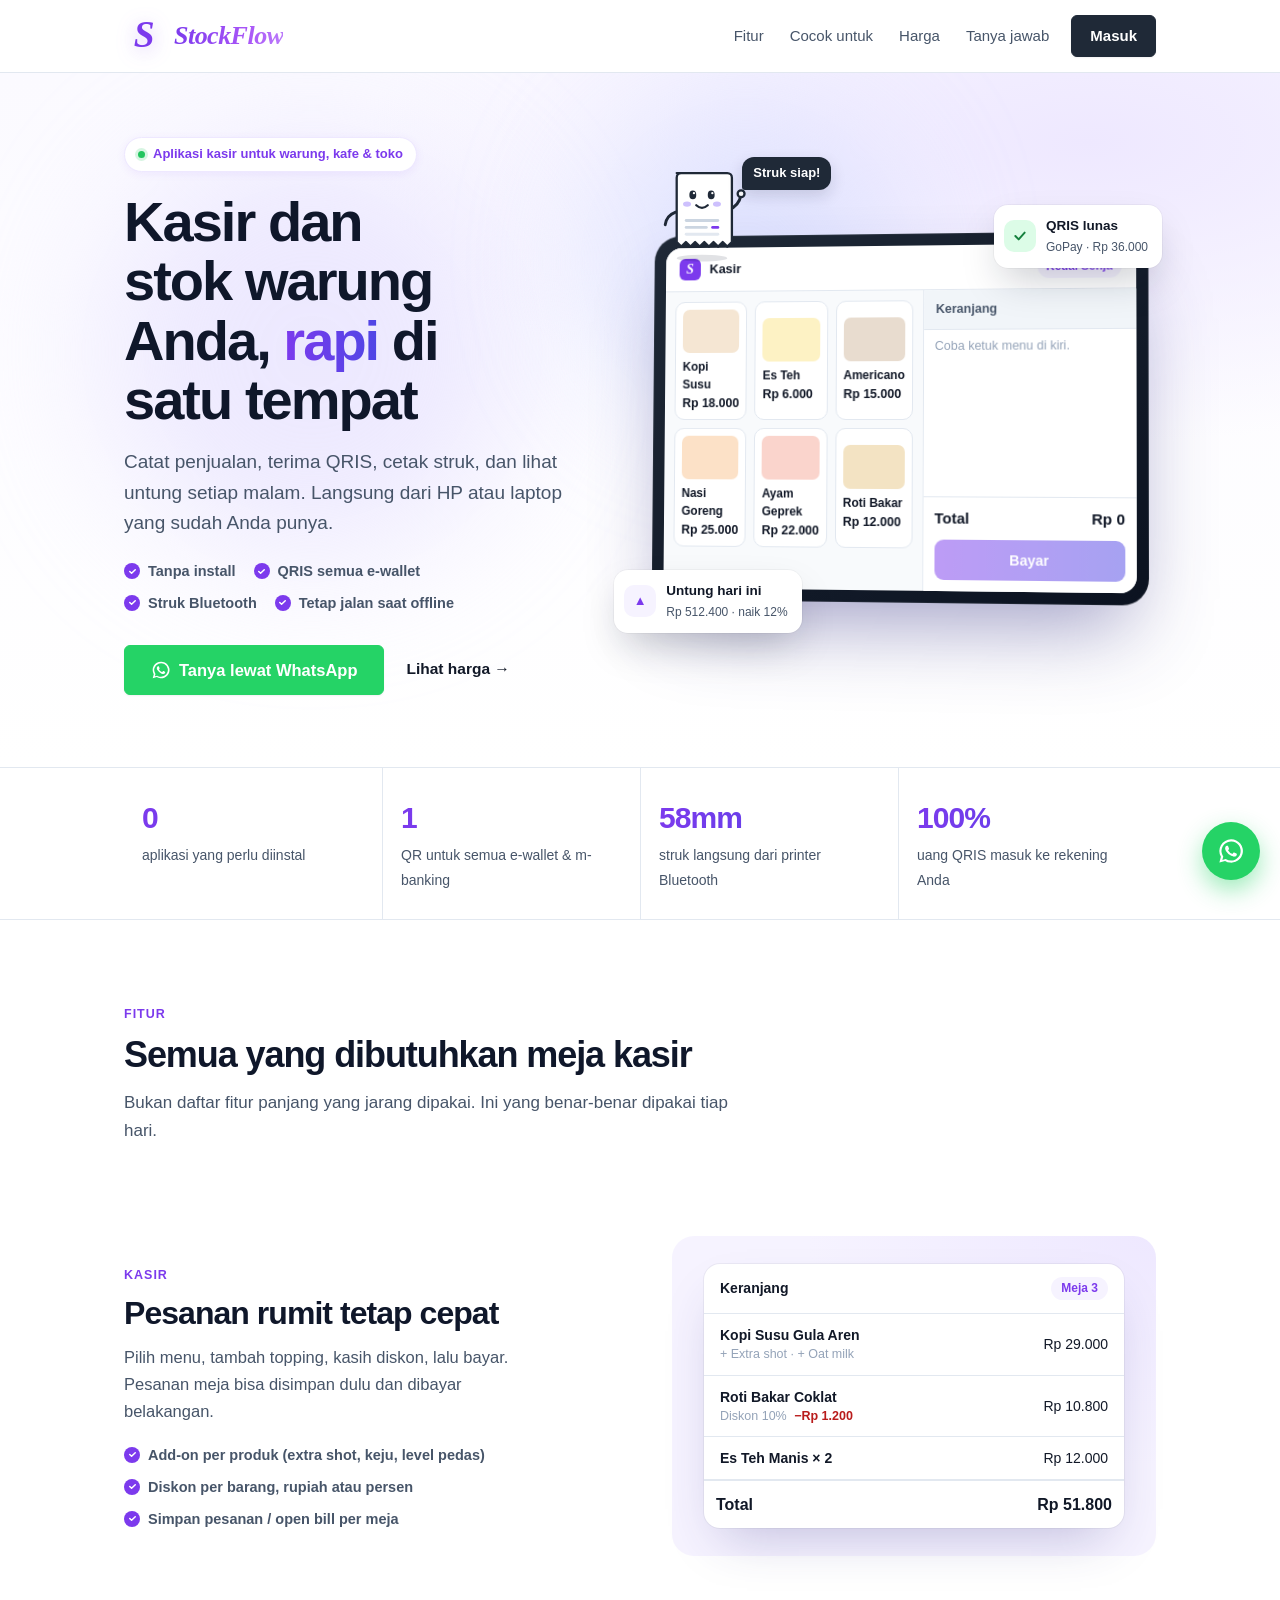
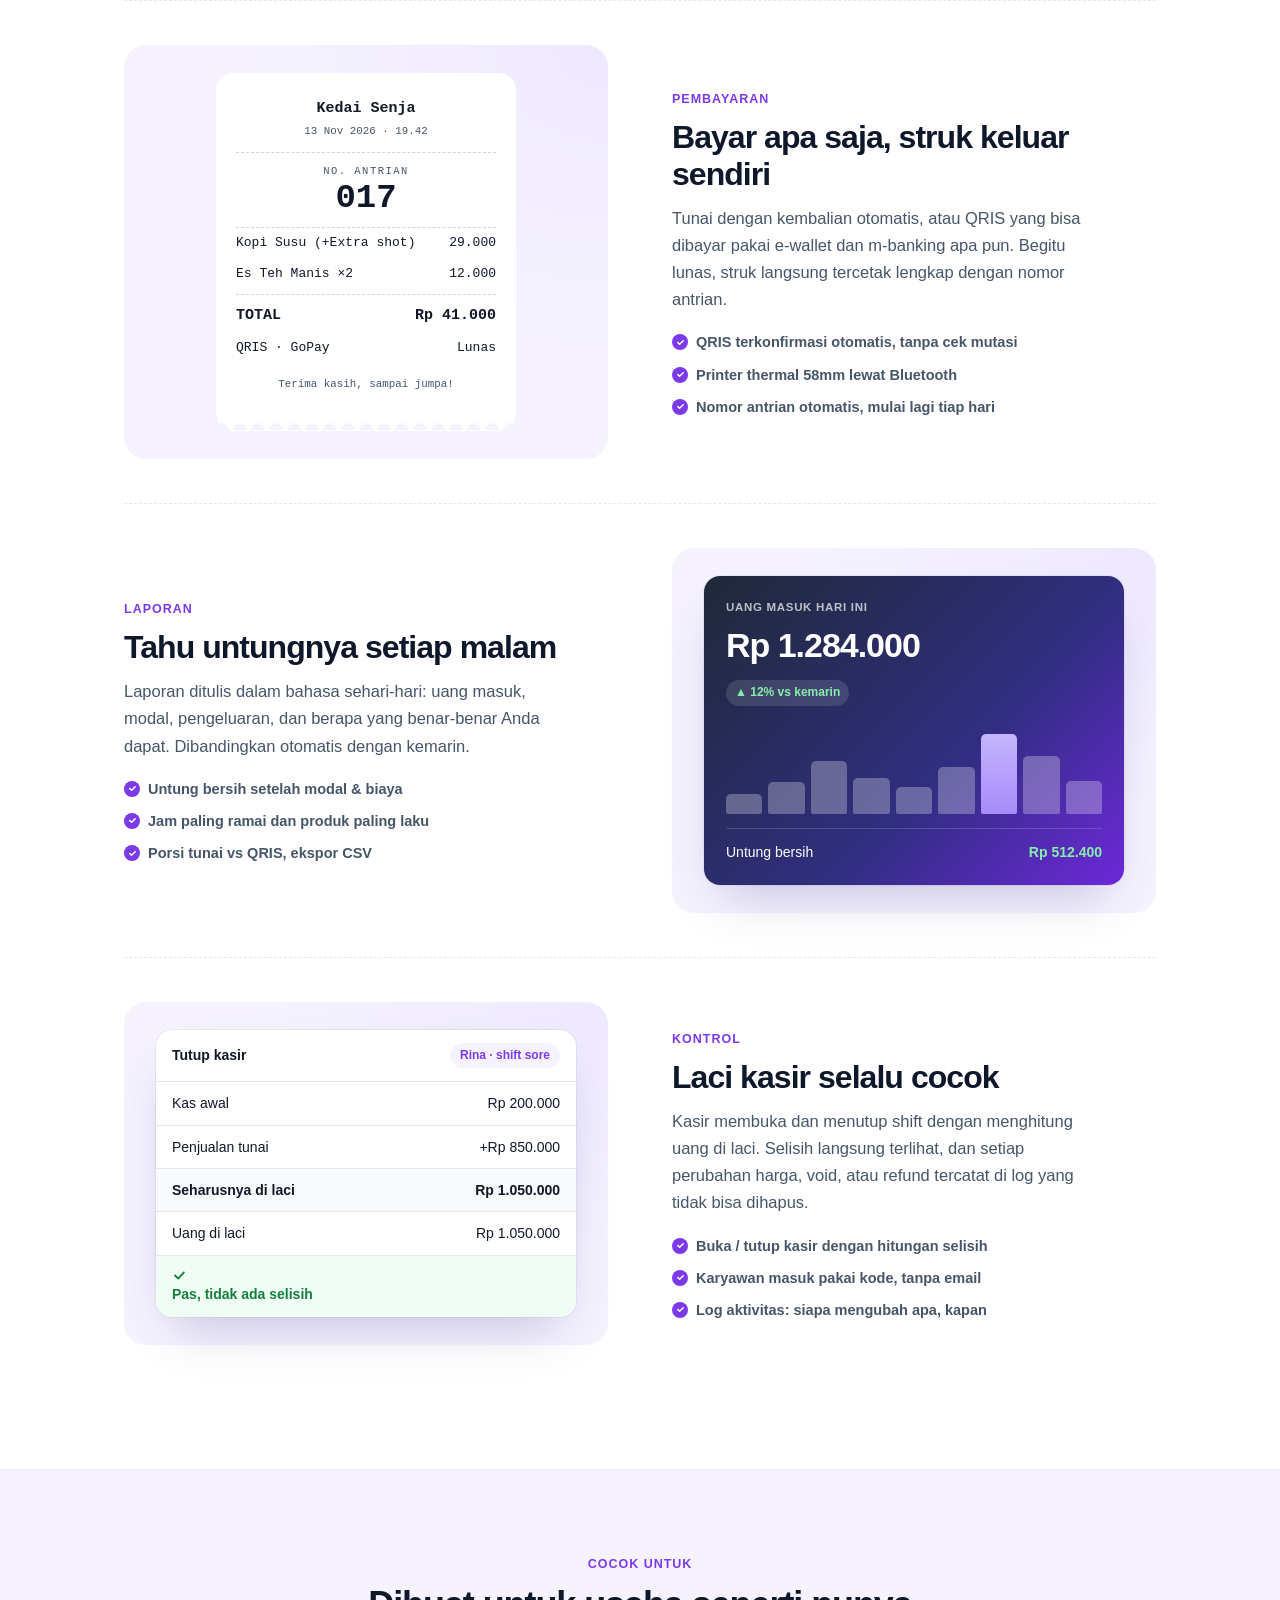
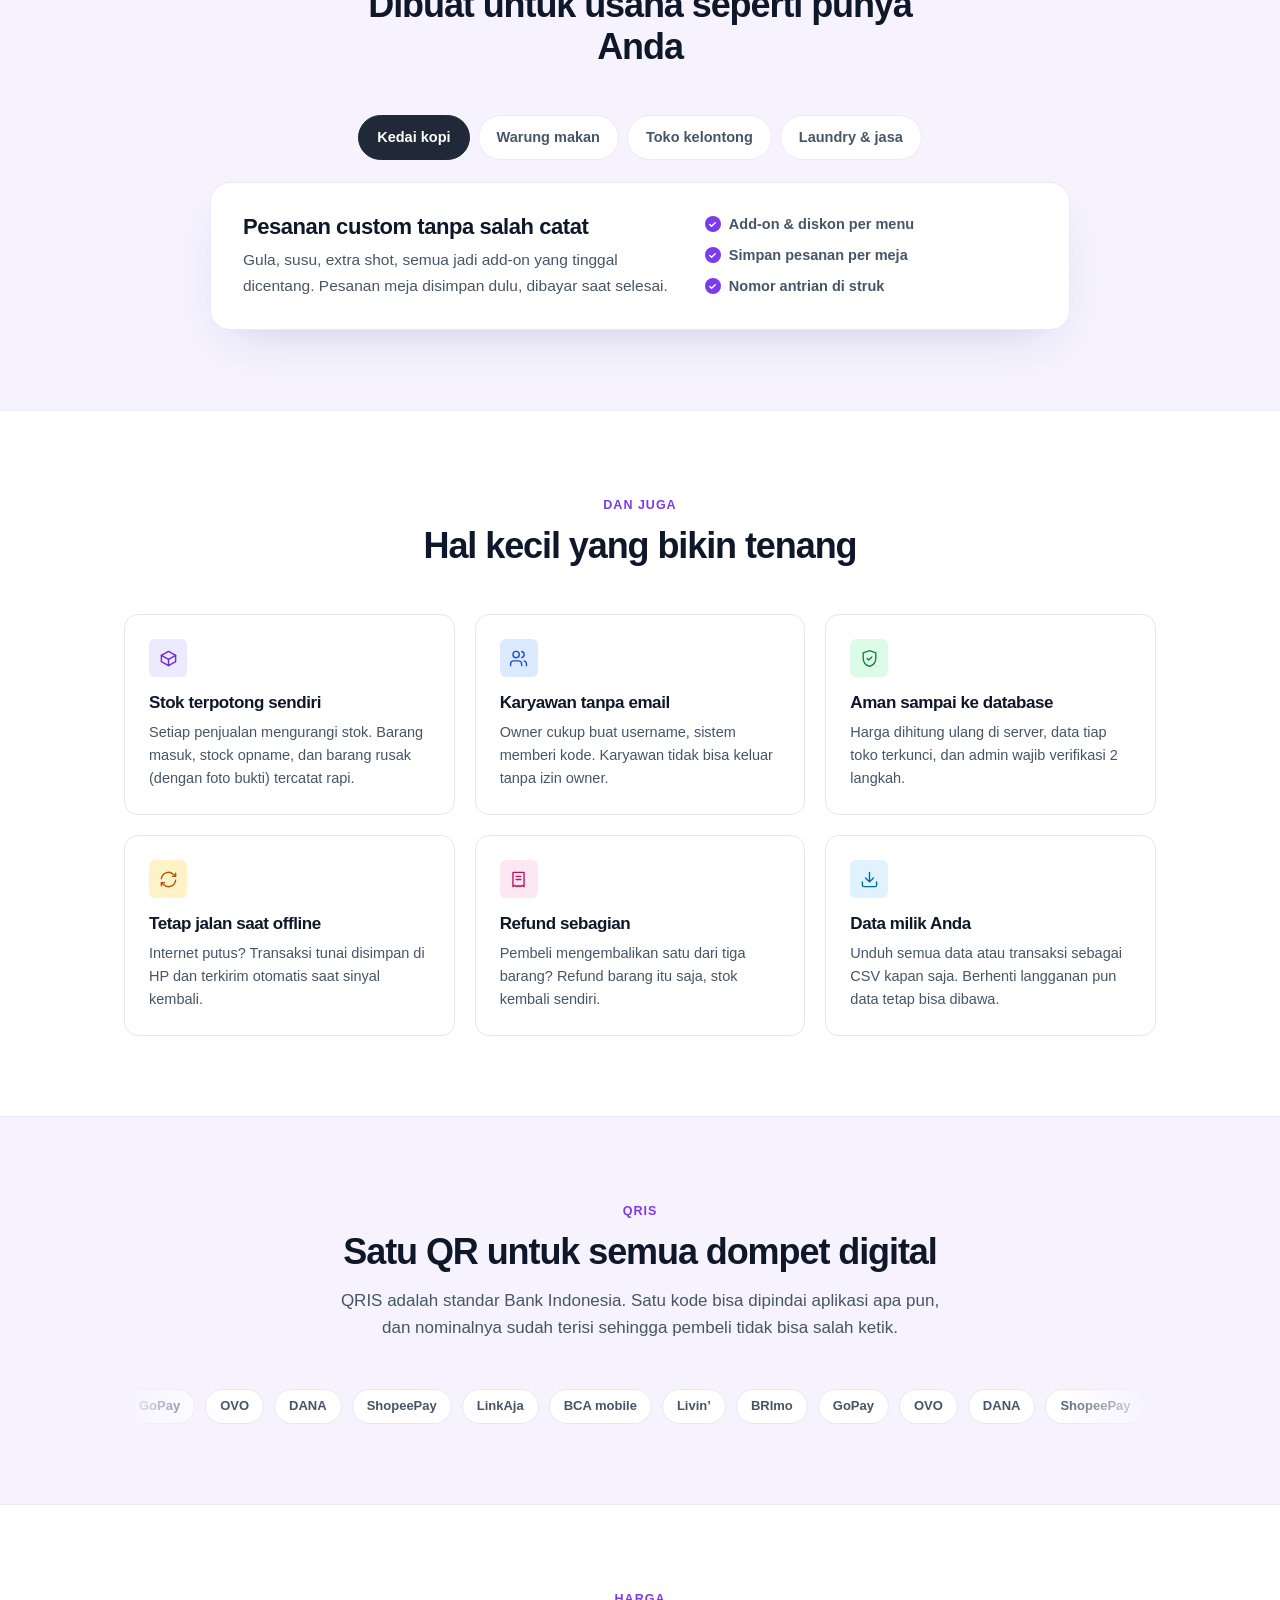
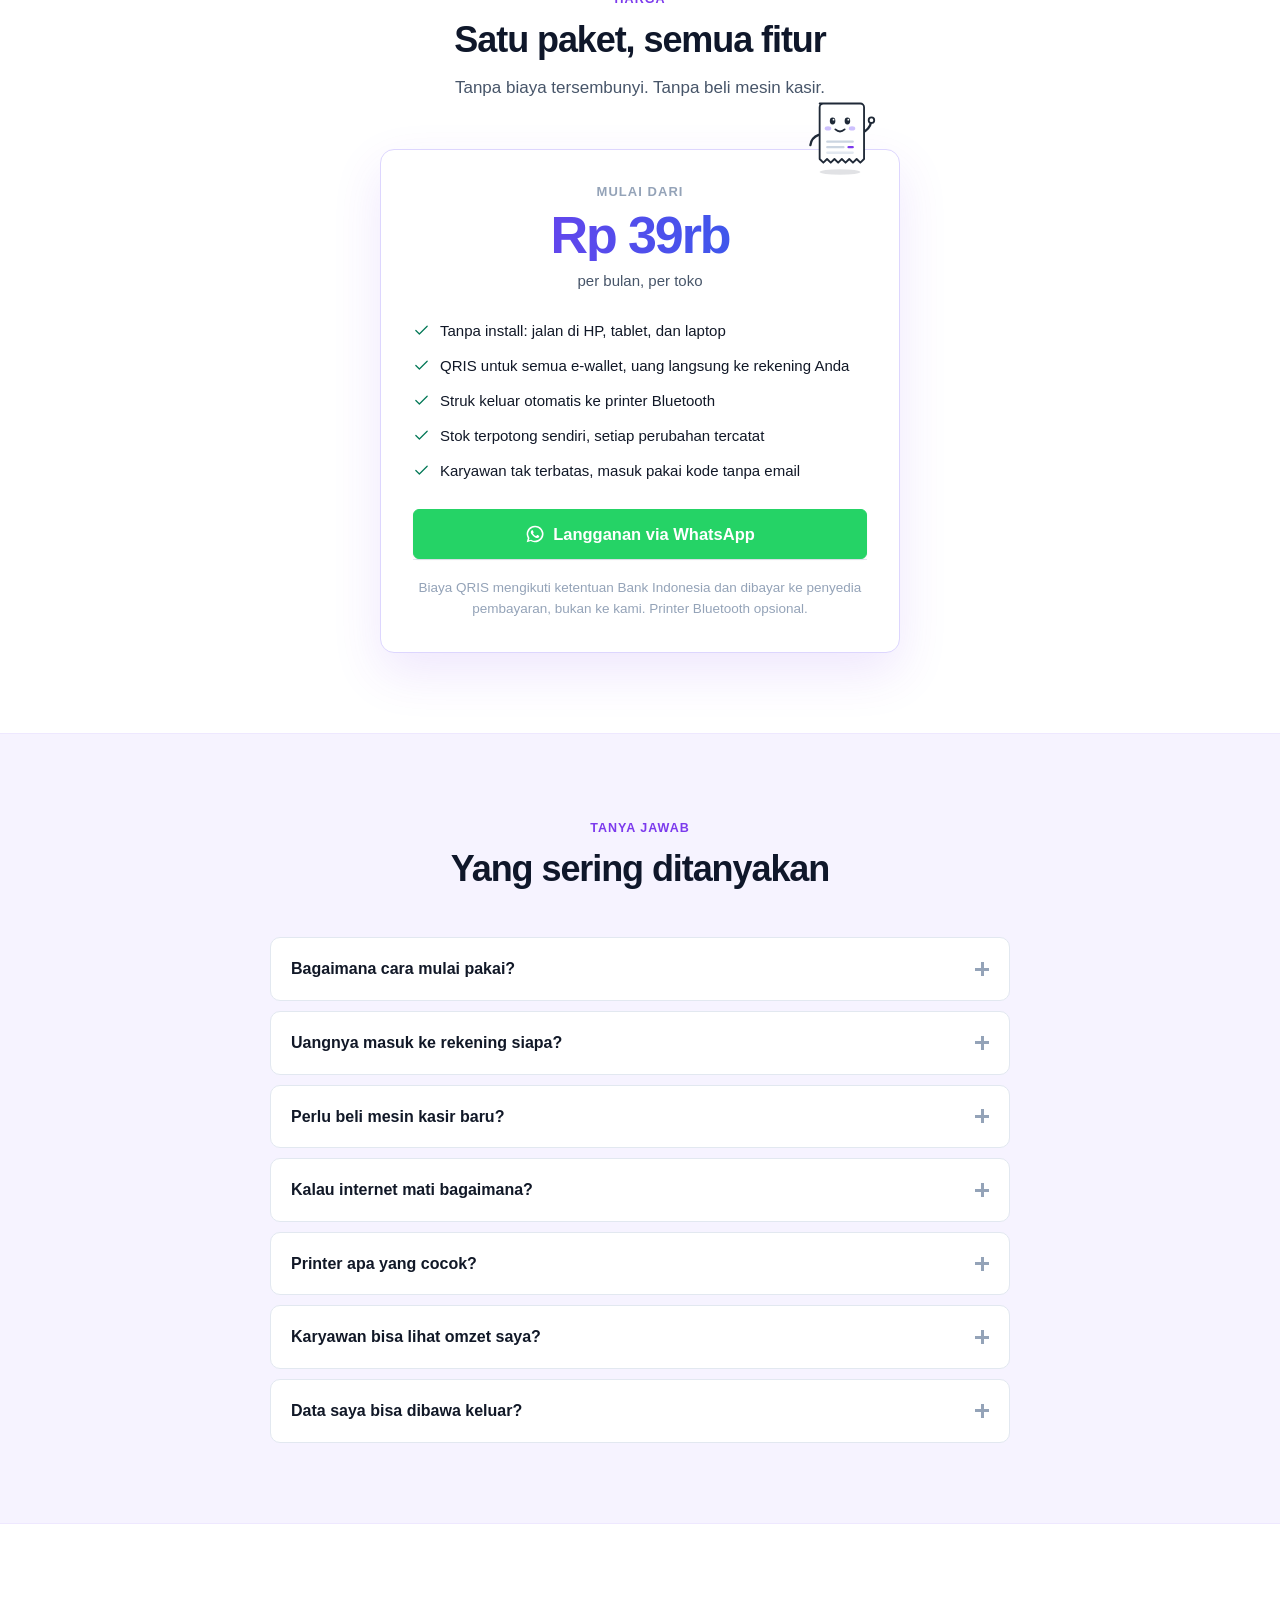
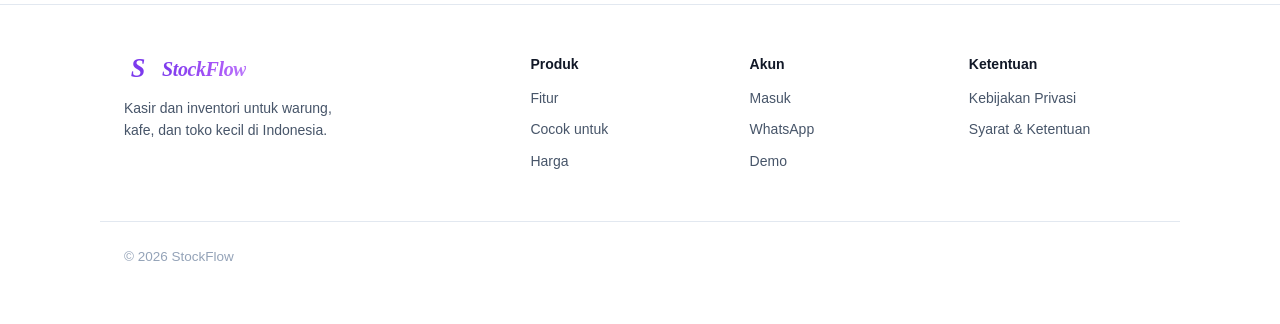
<file: index.html>
<!DOCTYPE html>
<html lang="id">
<head>
<meta charset="UTF-8">
<meta name="viewport" content="width=device-width,initial-scale=1,viewport-fit=cover">
<meta http-equiv="Content-Security-Policy" content="default-src 'self'; script-src 'self' 'unsafe-inline'; style-src 'self' 'unsafe-inline'; img-src 'self' data: blob: https://*.supabase.co https://*.midtrans.com; connect-src 'self' https://*.supabase.co wss://*.supabase.co; font-src 'self' data:; object-src 'none'; base-uri 'self'; form-action 'self'; manifest-src 'self'; worker-src 'self'">
<meta name="referrer" content="strict-origin-when-cross-origin">
<link rel="manifest" href="manifest.webmanifest">
<link rel="icon" type="image/png" href="img/favicon-32.png">
<link rel="apple-touch-icon" href="img/apple-touch-icon.png">
<script src="js/boot.js?v=20261115b"></script>
<meta name="theme-color" content="#1F2937">
<title>StockFlow: Kasir &amp; Stok untuk Warung Indonesia</title>
<meta name="description" content="Aplikasi kasir dan inventori untuk warung, kafe dan toko kecil, mulai Rp 39rb per bulan. Terima QRIS yang terkonfirmasi otomatis, cetak struk ke printer Bluetooth, stok terpotong sendiri. Dibuka dari HP, tanpa install.">
<meta property="og:title" content="StockFlow: Kasir &amp; Stok untuk Warung Indonesia">
<meta property="og:description" content="Catat penjualan, pantau stok, terima QRIS. Mulai Rp 39rb/bulan, dibuka dari HP.">
<meta property="og:type" content="website">
<link rel="stylesheet" href="css/landing.css?v=20261115b">
</head>
<body>

<a class="skip" href="#utama">Lompat ke isi</a>

<!-- ============ NAVIGASI ============ -->
<nav class="nav">
  <div class="nav-in">
    <a href="index.html" class="brand" aria-label="StockFlow"><span id="navLogo" class="brand-mark"></span><span class="brand-word">StockFlow</span></a>
    <div class="spacer"></div>
    <div class="nav-links">
      <a href="#fitur">Fitur</a>
      <a href="#cocok">Cocok untuk</a>
      <a href="#harga">Harga</a>
      <a href="#tanya">Tanya jawab</a>
    </div>
    <a href="masuk.html" class="btn btn-primary">Masuk</a>
  </div>
</nav>

<main id="utama">

<!-- ============ HERO: teks kiri, produk kanan ============ -->
<header class="hero2">
  <div class="hero2-bg" aria-hidden="true"><span class="blob b1"></span><span class="blob b2"></span></div>
  <div class="wrap hero2-grid">
    <div class="hero2-copy">
      <span class="eyebrow"><i class="dot"></i>Aplikasi kasir untuk warung, kafe &amp; toko</span>
      <h1>Kasir dan stok warung Anda, <span class="hl">rapi</span> di satu tempat</h1>
      <p class="lead">
        Catat penjualan, terima QRIS, cetak struk, dan lihat untung setiap malam.
        Langsung dari HP atau laptop yang sudah Anda punya.
      </p>
      <ul class="ticks">
        <li>Tanpa install</li>
        <li>QRIS semua e-wallet</li>
        <li>Struk Bluetooth</li>
        <li>Tetap jalan saat offline</li>
      </ul>
      <div class="hero2-acts">
        <a href="https://wa.me/6285609339578?text=Halo%2C%20saya%20tertarik%20berlangganan%20StockFlow%20untuk%20toko%20saya." target="_blank" rel="noopener" class="btn btn-wa btn-lg">
          <svg width="20" height="20" viewBox="0 0 24 24" aria-hidden="true"><path fill="currentColor" d="M12 2a10 10 0 0 0-8.66 15l-1.3 4.76 4.88-1.28A10 10 0 1 0 12 2zm0 18.2a8.2 8.2 0 0 1-4.18-1.14l-.3-.18-2.9.76.78-2.83-.2-.31A8.2 8.2 0 1 1 12 20.2zm4.5-6.14c-.25-.12-1.46-.72-1.69-.8-.23-.08-.39-.12-.56.12-.16.25-.64.8-.79.97-.14.16-.29.18-.54.06a6.7 6.7 0 0 1-3.32-2.9c-.25-.43.25-.4.71-1.33.08-.16.04-.3-.02-.43-.06-.12-.56-1.35-.77-1.85-.2-.48-.4-.42-.56-.42h-.48a.92.92 0 0 0-.66.31 2.78 2.78 0 0 0-.87 2.07 4.83 4.83 0 0 0 1 2.56 11 11 0 0 0 4.24 3.75c1.58.68 2.2.74 2.99.62.48-.07 1.46-.6 1.67-1.18.2-.58.2-1.07.14-1.18-.06-.1-.22-.16-.47-.28z"/></svg>
          Tanya lewat WhatsApp
        </a>
        <a href="#harga" class="link-arrow">Lihat harga <span aria-hidden="true">&rarr;</span></a>
      </div>
    </div>

    <!-- Produk: tablet berisi kasir yang bisa diketuk -->
    <div class="hero2-visual" aria-label="Contoh tampilan kasir StockFlow">
      <div class="peek" aria-hidden="true">
        <div class="bubble" id="bubble">Struk siap!</div>
        <div class="mascot" id="mascotHero"></div>
      </div>

      <div class="device">
        <div class="device-screen">
          <div class="demo-top">
            <span class="demo-brand">S</span><b>Kasir</b>
            <span class="demo-pill">Kedai Senja</span>
          </div>
          <div class="demo-shell">
            <div class="demo-left" data-ui>
              <div class="u-pgrid" id="dGrid"></div>
            </div>
            <div class="demo-right" data-ui>
              <div class="u-head">Keranjang</div>
              <div id="dCart" style="flex:1"></div>
              <div class="u-total"><span>Total</span><span class="u-num" id="dTotal">Rp 0</span></div>
              <div class="demo-foot"><button class="demo-pay" id="dPay" type="button">Bayar</button></div>
            </div>
          </div>
        </div>
      </div>

      <div class="float-card fc-qris" aria-hidden="true">
        <span class="fc-ico ok"><svg width="16" height="16" viewBox="0 0 24 24" fill="none" stroke="currentColor" stroke-width="3" stroke-linecap="round" stroke-linejoin="round" aria-hidden="true"><path d="m5 12 5 5 9-10"/></svg></span>
        <div><b>QRIS lunas</b><small>GoPay · Rp 36.000</small></div>
      </div>
      <div class="float-card fc-stock" aria-hidden="true">
        <span class="fc-ico">&#9650;</span>
        <div><b>Untung hari ini</b><small>Rp 512.400 · naik 12%</small></div>
      </div>
    </div>
  </div>
</header>

<!-- ============ STRIP KEPERCAYAAN (fakta produk, bukan klaim) ============ -->
<section class="strip">
  <div class="wrap strip-grid">
    <div><b>0</b><span>aplikasi yang perlu diinstal</span></div>
    <div><b>1</b><span>QR untuk semua e-wallet &amp; m-banking</span></div>
    <div><b>58mm</b><span>struk langsung dari printer Bluetooth</span></div>
    <div><b>100%</b><span>uang QRIS masuk ke rekening Anda</span></div>
  </div>
</section>

<!-- ============ FITUR UTAMA: baris berselang teks + tampilan ============ -->
<section class="sec" id="fitur">
  <div class="wrap">
    <div class="sec-head left">
      <span class="kicker">Fitur</span>
      <h2>Semua yang dibutuhkan meja kasir</h2>
      <p>Bukan daftar fitur panjang yang jarang dipakai. Ini yang benar-benar dipakai tiap hari.</p>
    </div>

    <div class="frow rise">
      <div class="frow-copy">
        <span class="kicker">Kasir</span>
        <h3>Pesanan rumit tetap cepat</h3>
        <p>Pilih menu, tambah topping, kasih diskon, lalu bayar. Pesanan meja bisa disimpan dulu dan dibayar belakangan.</p>
        <ul class="ticks small">
          <li>Add-on per produk (extra shot, keju, level pedas)</li>
          <li>Diskon per barang, rupiah atau persen</li>
          <li>Simpan pesanan / open bill per meja</li>
        </ul>
      </div>
      <div class="frow-ui" data-ui>
        <div class="mock">
          <div class="mock-hd"><b>Keranjang</b><span class="mtag">Meja 3</span></div>
          <div class="u-row"><div class="u-grow"><div class="u-name">Kopi Susu Gula Aren</div><div class="u-sub">+ Extra shot · + Oat milk</div></div><span class="u-num">Rp 29.000</span></div>
          <div class="u-row"><div class="u-grow"><div class="u-name">Roti Bakar Coklat</div><div class="u-sub">Diskon 10% <span class="mdisc">−Rp 1.200</span></div></div><span class="u-num">Rp 10.800</span></div>
          <div class="u-row"><div class="u-grow"><div class="u-name">Es Teh Manis × 2</div></div><span class="u-num">Rp 12.000</span></div>
          <div class="u-total"><span>Total</span><span class="u-num">Rp 51.800</span></div>
        </div>
      </div>
    </div>

    <div class="frow rev rise">
      <div class="frow-copy">
        <span class="kicker">Pembayaran</span>
        <h3>Bayar apa saja, struk keluar sendiri</h3>
        <p>Tunai dengan kembalian otomatis, atau QRIS yang bisa dibayar pakai e-wallet dan m-banking apa pun. Begitu lunas, struk langsung tercetak lengkap dengan nomor antrian.</p>
        <ul class="ticks small">
          <li>QRIS terkonfirmasi otomatis, tanpa cek mutasi</li>
          <li>Printer thermal 58mm lewat Bluetooth</li>
          <li>Nomor antrian otomatis, mulai lagi tiap hari</li>
        </ul>
      </div>
      <div class="frow-ui">
        <div class="mock receipt-mock">
          <div class="rm-c"><b>Kedai Senja</b><small>13 Nov 2026 · 19.42</small></div>
          <div class="rm-q"><small>NO. ANTRIAN</small><b>017</b></div>
          <div class="rm-r"><span>Kopi Susu (+Extra shot)</span><span>29.000</span></div>
          <div class="rm-r"><span>Es Teh Manis ×2</span><span>12.000</span></div>
          <div class="rm-r b"><span>TOTAL</span><span>Rp 41.000</span></div>
          <div class="rm-r"><span>QRIS · GoPay</span><span>Lunas</span></div>
          <div class="rm-c"><small>Terima kasih, sampai jumpa!</small></div>
        </div>
      </div>
    </div>

    <div class="frow rise">
      <div class="frow-copy">
        <span class="kicker">Laporan</span>
        <h3>Tahu untungnya setiap malam</h3>
        <p>Laporan ditulis dalam bahasa sehari-hari: uang masuk, modal, pengeluaran, dan berapa yang benar-benar Anda dapat. Dibandingkan otomatis dengan kemarin.</p>
        <ul class="ticks small">
          <li>Untung bersih setelah modal &amp; biaya</li>
          <li>Jam paling ramai dan produk paling laku</li>
          <li>Porsi tunai vs QRIS, ekspor CSV</li>
        </ul>
      </div>
      <div class="frow-ui">
        <div class="mock report-mock">
          <div class="rp-l">UANG MASUK HARI INI</div>
          <div class="rp-big">Rp 1.284.000</div>
          <span class="rp-up">&#9650; 12% vs kemarin</span>
          <div class="rp-bars" aria-hidden="true">
            <i style="height:22%"></i><i style="height:35%"></i><i style="height:58%"></i><i style="height:40%"></i>
            <i style="height:30%"></i><i style="height:52%"></i><i style="height:88%" class="pk"></i><i style="height:64%"></i><i style="height:36%"></i>
          </div>
          <div class="rp-row"><span>Untung bersih</span><b>Rp 512.400</b></div>
        </div>
      </div>
    </div>

    <div class="frow rev rise">
      <div class="frow-copy">
        <span class="kicker">Kontrol</span>
        <h3>Laci kasir selalu cocok</h3>
        <p>Kasir membuka dan menutup shift dengan menghitung uang di laci. Selisih langsung terlihat, dan setiap perubahan harga, void, atau refund tercatat di log yang tidak bisa dihapus.</p>
        <ul class="ticks small">
          <li>Buka / tutup kasir dengan hitungan selisih</li>
          <li>Karyawan masuk pakai kode, tanpa email</li>
          <li>Log aktivitas: siapa mengubah apa, kapan</li>
        </ul>
      </div>
      <div class="frow-ui">
        <div class="mock shift-mock">
          <div class="mock-hd"><b>Tutup kasir</b><span class="mtag">Rina · shift sore</span></div>
          <div class="sm-r"><span>Kas awal</span><span>Rp 200.000</span></div>
          <div class="sm-r"><span>Penjualan tunai</span><span>+Rp 850.000</span></div>
          <div class="sm-r b"><span>Seharusnya di laci</span><span>Rp 1.050.000</span></div>
          <div class="sm-r"><span>Uang di laci</span><span>Rp 1.050.000</span></div>
          <div class="sm-ok"><svg width="15" height="15" style="vertical-align:-2px;margin-right:4px" viewBox="0 0 24 24" fill="none" stroke="currentColor" stroke-width="3" stroke-linecap="round" stroke-linejoin="round" aria-hidden="true"><path d="m5 12 5 5 9-10"/></svg>Pas, tidak ada selisih</div>
        </div>
      </div>
    </div>
  </div>
</section>

<!-- ============ COCOK UNTUK ============ -->
<section class="sec tint" id="cocok">
  <div class="wrap">
    <div class="sec-head">
      <span class="kicker">Cocok untuk</span>
      <h2>Dibuat untuk usaha seperti punya Anda</h2>
    </div>
    <div class="seg-tabs" role="tablist" id="segTabs"></div>
    <div class="seg-panel rise" id="segPanel"></div>
  </div>
</section>

<!-- ============ FITUR LAIN ============ -->
<section class="sec">
  <div class="wrap">
    <div class="sec-head">
      <span class="kicker">Dan juga</span>
      <h2>Hal kecil yang bikin tenang</h2>
    </div>
    <div class="grid3" id="feats"></div>
  </div>
</section>

<!-- ============ QRIS ============ -->
<section class="sec tint">
  <div class="wrap">
    <div class="sec-head">
      <span class="kicker">QRIS</span>
      <h2>Satu QR untuk semua dompet digital</h2>
      <p>QRIS adalah standar Bank Indonesia. Satu kode bisa dipindai aplikasi apa pun, dan nominalnya sudah terisi sehingga pembeli tidak bisa salah ketik.</p>
    </div>
    <div class="wallets marquee"><div class="track">
      <span class="wallet">GoPay</span><span class="wallet">OVO</span>
      <span class="wallet">DANA</span><span class="wallet">ShopeePay</span>
      <span class="wallet">LinkAja</span><span class="wallet">BCA mobile</span>
      <span class="wallet">Livin&rsquo;</span><span class="wallet">BRImo</span>
      <span class="wallet" aria-hidden="true">GoPay</span><span class="wallet" aria-hidden="true">OVO</span>
      <span class="wallet" aria-hidden="true">DANA</span><span class="wallet" aria-hidden="true">ShopeePay</span>
      <span class="wallet" aria-hidden="true">LinkAja</span><span class="wallet" aria-hidden="true">BCA mobile</span>
      <span class="wallet" aria-hidden="true">Livin&rsquo;</span><span class="wallet" aria-hidden="true">BRImo</span>
    </div></div>
  </div>
</section>

<!-- ============ HARGA ============ -->
<section class="sec" id="harga">
  <div class="wrap">
    <div class="sec-head">
      <span class="kicker">Harga</span>
      <h2>Satu paket, semua fitur</h2>
      <p>Tanpa biaya tersembunyi. Tanpa beli mesin kasir.</p>
    </div>

    <div class="price rise">
      <div class="price-peek" id="mascotPeek" aria-hidden="true"></div>
      <div class="price-from">mulai dari</div>
      <div class="price-big">Rp 39rb</div>
      <div class="price-sub">per bulan, per toko</div>

      <div class="price-list" id="priceList"></div>

      <a href="https://wa.me/6285609339578?text=Halo%2C%20saya%20tertarik%20berlangganan%20StockFlow%20untuk%20toko%20saya." target="_blank" rel="noopener" class="btn btn-wa btn-lg" style="width:100%">
        <svg width="20" height="20" viewBox="0 0 24 24" aria-hidden="true"><path fill="currentColor" d="M12 2a10 10 0 0 0-8.66 15l-1.3 4.76 4.88-1.28A10 10 0 1 0 12 2zm0 18.2a8.2 8.2 0 0 1-4.18-1.14l-.3-.18-2.9.76.78-2.83-.2-.31A8.2 8.2 0 1 1 12 20.2zm4.5-6.14c-.25-.12-1.46-.72-1.69-.8-.23-.08-.39-.12-.56.12-.16.25-.64.8-.79.97-.14.16-.29.18-.54.06a6.7 6.7 0 0 1-3.32-2.9c-.25-.43.25-.4.71-1.33.08-.16.04-.3-.02-.43-.06-.12-.56-1.35-.77-1.85-.2-.48-.4-.42-.56-.42h-.48a.92.92 0 0 0-.66.31 2.78 2.78 0 0 0-.87 2.07 4.83 4.83 0 0 0 1 2.56 11 11 0 0 0 4.24 3.75c1.58.68 2.2.74 2.99.62.48-.07 1.46-.6 1.67-1.18.2-.58.2-1.07.14-1.18-.06-.1-.22-.16-.47-.28z"/></svg>
        Langganan via WhatsApp
      </a>

      <p class="price-fine">
        Biaya QRIS mengikuti ketentuan Bank Indonesia dan dibayar ke penyedia pembayaran,
        bukan ke kami. Printer Bluetooth opsional.
      </p>
    </div>
  </div>
</section>

<!-- ============ TANYA JAWAB ============ -->
<section class="sec tint" id="tanya">
  <div class="wrap">
    <div class="sec-head"><span class="kicker">Tanya jawab</span><h2>Yang sering ditanyakan</h2></div>

    <div class="faq">
      <details name="faq">
        <summary><span class="q">Bagaimana cara mulai pakai?</span><span class="pm"></span></summary>
        <div class="a">Chat kami lewat WhatsApp. Setelah berlangganan, Anda menerima kode aktivasi
          dan link pendaftaran yang kodenya sudah terisi. Daftar, isi produk, dan toko siap jualan.</div>
      </details>
      <details name="faq">
        <summary><span class="q">Uangnya masuk ke rekening siapa?</span><span class="pm"></span></summary>
        <div class="a">Ke rekening Anda sendiri. Setiap toko memakai akun pembayarannya
          masing-masing, jadi dana tidak pernah singgah di kami.</div>
      </details>
      <details name="faq">
        <summary><span class="q">Perlu beli mesin kasir baru?</span><span class="pm"></span></summary>
        <div class="a">Tidak. StockFlow berjalan di browser, jadi HP, tablet, atau laptop yang sekarang
          Anda pakai sudah cukup. Bisa juga dipasang di layar utama HP seperti aplikasi.</div>
      </details>
      <details name="faq">
        <summary><span class="q">Kalau internet mati bagaimana?</span><span class="pm"></span></summary>
        <div class="a">Transaksi tunai tetap bisa jalan. Datanya disimpan di HP lalu terkirim
          otomatis begitu internet kembali, tanpa tercatat dobel.</div>
      </details>
      <details name="faq">
        <summary><span class="q">Printer apa yang cocok?</span><span class="pm"></span></summary>
        <div class="a">Printer thermal 58mm dengan Bluetooth 4.0 (BLE) dan perintah ESC/POS.
          Kalau di kemasannya tertulis Bluetooth 2.0/4.0, hampir pasti bisa. Belum tersedia di iPhone.</div>
      </details>
      <details name="faq">
        <summary><span class="q">Karyawan bisa lihat omzet saya?</span><span class="pm"></span></summary>
        <div class="a">Tidak. Karyawan hanya membuka kasir, riwayat, dan catat barang rusak (wajib foto).
          Produk, stok, dan laporan khusus owner, dan penguncian itu ada di database.</div>
      </details>
      <details name="faq">
        <summary><span class="q">Data saya bisa dibawa keluar?</span><span class="pm"></span></summary>
        <div class="a">Bisa, kapan saja. Unduh seluruh data dalam satu berkas atau transaksi sebagai CSV.
          Akun beserta isinya juga bisa dihapus permanen sendiri.</div>
      </details>
    </div>
  </div>
</section>

</main>

<a href="https://wa.me/6285609339578?text=Halo%2C%20saya%20tertarik%20berlangganan%20StockFlow%20untuk%20toko%20saya." target="_blank" rel="noopener" class="wa-float" aria-label="Chat WhatsApp">
  <svg width="28" height="28" viewBox="0 0 24 24" aria-hidden="true"><path fill="currentColor" d="M12 2a10 10 0 0 0-8.66 15l-1.3 4.76 4.88-1.28A10 10 0 1 0 12 2zm0 18.2a8.2 8.2 0 0 1-4.18-1.14l-.3-.18-2.9.76.78-2.83-.2-.31A8.2 8.2 0 1 1 12 20.2zm4.5-6.14c-.25-.12-1.46-.72-1.69-.8-.23-.08-.39-.12-.56.12-.16.25-.64.8-.79.97-.14.16-.29.18-.54.06a6.7 6.7 0 0 1-3.32-2.9c-.25-.43.25-.4.71-1.33.08-.16.04-.3-.02-.43-.06-.12-.56-1.35-.77-1.85-.2-.48-.4-.42-.56-.42h-.48a.92.92 0 0 0-.66.31 2.78 2.78 0 0 0-.87 2.07 4.83 4.83 0 0 0 1 2.56 11 11 0 0 0 4.24 3.75c1.58.68 2.2.74 2.99.62.48-.07 1.46-.6 1.67-1.18.2-.58.2-1.07.14-1.18-.06-.1-.22-.16-.47-.28z"/></svg>
</a>

<!-- ============ KAKI ============ -->
<footer class="foot">
  <div class="foot-in">
    <div class="foot-about">
      <a href="index.html" class="brand"><span id="footLogo"></span><span class="brand-word sm">StockFlow</span></a>
      <p>Kasir dan inventori untuk warung, kafe, dan toko kecil di Indonesia.</p>
    </div>
    <div class="foot-col">
      <b>Produk</b>
      <a href="#fitur">Fitur</a>
      <a href="#cocok">Cocok untuk</a>
      <a href="#harga">Harga</a>
    </div>
    <div class="foot-col">
      <b>Akun</b>
      <a href="masuk.html">Masuk</a>
      <a href="https://wa.me/6285609339578" target="_blank" rel="noopener">WhatsApp</a>
      <a href="masuk.html?demo=1&amp;autologin=1">Demo</a>
    </div>
    <div class="foot-col">
      <b>Ketentuan</b>
      <a href="privasi.html">Kebijakan Privasi</a>
      <a href="ketentuan.html">Syarat &amp; Ketentuan</a>
    </div>
  </div>
  <div class="foot-last">&copy; <span id="yr"></span> StockFlow</div>
</footer>

<script src="js/icons.js?v=20261115b"></script>
<script>
document.getElementById('navLogo').innerHTML  = Icons.logo(40);

/* ============================================================
   Maskot "Struki": kertas struk kecil yang hidup.
   Digambar sendiri dengan SVG; animasi lewat CSS.
   ============================================================ */
function struki(wave) {
  return '<svg viewBox="0 0 160 180" xmlns="http://www.w3.org/2000/svg" class="struki">' +
    /* bayangan */
    '<ellipse class="st-shadow" cx="80" cy="172" rx="44" ry="6" fill="#0F172A" opacity=".12"/>' +
    '<g class="st-body">' +
      /* tangan kiri */
      '<path d="M34 92 q-16 6 -18 22" stroke="#1F2937" stroke-width="5" stroke-linecap="round" fill="none"/>' +
      /* tangan kanan (melambai) */
      '<g class="' + (wave ? 'st-wave' : '') + '" style="transform-origin:126px 88px">' +
        '<path d="M126 88 q18 -6 22 -26" stroke="#1F2937" stroke-width="5" stroke-linecap="round" fill="none"/>' +
        '<circle cx="148" cy="60" r="6" fill="#FFFFFF" stroke="#1F2937" stroke-width="4"/>' +
      '</g>' +
      /* badan kertas dengan pinggiran bergerigi */
      '<path d="M36 24 h88 a8 8 0 0 1 8 8 v112 l-8 8 -8 -8 -8 8 -8 -8 -8 8 -8 -8 -8 8 -8 -8 -8 8 -8 -8 -8 8 -8 -8 v-112 a8 8 0 0 1 8 -8 z" ' +
        'fill="#FFFFFF" stroke="#1F2937" stroke-width="4" stroke-linejoin="round"/>' +
      /* garis tulisan struk */
      '<rect x="50" y="104" width="60" height="5" rx="2.5" fill="#CBD5E1"/>' +
      '<rect x="50" y="116" width="40" height="5" rx="2.5" fill="#CBD5E1"/>' +
      '<rect x="96" y="116" width="14" height="5" rx="2.5" fill="#7C3AED"/>' +
      '<rect x="50" y="128" width="60" height="5" rx="2.5" fill="#E2E8F0"/>' +
      /* mata */
      '<g class="st-eyes">' +
        '<ellipse cx="64" cy="62" rx="6" ry="7.5" fill="#1F2937"/>' +
        '<ellipse cx="96" cy="62" rx="6" ry="7.5" fill="#1F2937"/>' +
        '<circle cx="66" cy="59" r="2" fill="#FFFFFF"/>' +
        '<circle cx="98" cy="59" r="2" fill="#FFFFFF"/>' +
      '</g>' +
      /* pipi */
      '<ellipse cx="54" cy="78" rx="7" ry="4.5" fill="#C4B5FD" opacity=".85"/>' +
      '<ellipse cx="106" cy="78" rx="7" ry="4.5" fill="#C4B5FD" opacity=".85"/>' +
      /* senyum */
      '<path d="M70 80 q10 9 20 0" stroke="#1F2937" stroke-width="4" stroke-linecap="round" fill="none"/>' +
    '</g>' +
  '</svg>';
}

document.getElementById('mascotHero').innerHTML = struki(true);
document.getElementById('mascotPeek').innerHTML = struki(true);

/* Gelembung bicara bergantian */
(function () {
  var lines = ['Struk siap!', 'QRIS lunas!', 'Stok aman', 'Antrian 007', 'Halo, Bos!'];
  var el = document.getElementById('bubble');
  if (!el || window.matchMedia('(prefers-reduced-motion: reduce)').matches) return;
  var i = 0;
  setInterval(function () {
    el.classList.add('swap');
    setTimeout(function () {
      i = (i + 1) % lines.length;
      el.textContent = lines[i];
      el.classList.remove('swap');
    }, 220);
  }, 2600);
})();

/* Maskot melirik ke arah kursor */
(function () {
  var stage = document.querySelector('.peek');
  if (!stage || window.matchMedia('(prefers-reduced-motion: reduce)').matches) return;
  window.addEventListener('pointermove', function (e) {
    var eyes = stage.querySelector('.st-eyes');
    if (!eyes) return;
    var r = stage.getBoundingClientRect();
    var dx = Math.max(-1, Math.min(1, (e.clientX - (r.left + r.width / 2)) / 300));
    var dy = Math.max(-1, Math.min(1, (e.clientY - (r.top + r.height / 2)) / 300));
    eyes.setAttribute('transform', 'translate(' + (dx * 3).toFixed(1) + ' ' + (dy * 2.5).toFixed(1) + ')');
  }, { passive: true });
})();

document.getElementById('footLogo').innerHTML = Icons.logo(28);
document.getElementById('yr').textContent = new Date().getFullYear();

var rp = function (n) { return 'Rp ' + Math.round(n).toLocaleString('id-ID'); };

/* ---------- Kartu fitur ---------- */
document.getElementById('feats').innerHTML = [
  ['box', 'Stok terpotong sendiri', 'Setiap penjualan mengurangi stok. Barang masuk, stock opname, dan barang rusak (dengan foto bukti) tercatat rapi.'],
  ['users', 'Karyawan tanpa email', 'Owner cukup buat username, sistem memberi kode. Karyawan tidak bisa keluar tanpa izin owner.'],
  ['shield', 'Aman sampai ke database', 'Harga dihitung ulang di server, data tiap toko terkunci, dan admin wajib verifikasi 2 langkah.'],
  ['refresh', 'Tetap jalan saat offline', 'Internet putus? Transaksi tunai disimpan di HP dan terkirim otomatis saat sinyal kembali.'],
  ['receipt', 'Refund sebagian', 'Pembeli mengembalikan satu dari tiga barang? Refund barang itu saja, stok kembali sendiri.'],
  ['download', 'Data milik Anda', 'Unduh semua data atau transaksi sebagai CSV kapan saja. Berhenti langganan pun data tetap bisa dibawa.'],
].map(function (f) {
  return '<div class="card rise"><div class="card-ico">' + Icons.svg(f[0], 19) + '</div>' +
    '<h3>' + f[1] + '</h3><p>' + f[2] + '</p></div>';
}).join('');

/* ---------- Cocok untuk (tab) ---------- */
(function () {
  var SEG = [
    { id: 'kopi', label: 'Kedai kopi', h: 'Pesanan custom tanpa salah catat',
      t: 'Gula, susu, extra shot, semua jadi add-on yang tinggal dicentang. Pesanan meja disimpan dulu, dibayar saat selesai.',
      b: ['Add-on & diskon per menu', 'Simpan pesanan per meja', 'Nomor antrian di struk'] },
    { id: 'makan', label: 'Warung makan', h: 'Ramai jam makan siang? Tetap rapi',
      t: 'Ketuk menu, terima tunai atau QRIS, struk keluar sendiri. Di akhir hari langsung tahu menu apa yang paling laku.',
      b: ['Kembalian dihitung otomatis', 'Jam paling ramai di laporan', 'Tutup kasir dengan selisih kas'] },
    { id: 'toko', label: 'Toko kelontong', h: 'Stok ratusan barang tetap terpantau',
      t: 'Setiap penjualan memotong stok. Barang yang hampir habis muncul di laporan, perubahan harga tercatat lengkap.',
      b: ['Peringatan stok menipis', 'Barang masuk & stock opname', 'Log perubahan harga'] },
    { id: 'jasa', label: 'Laundry & jasa', h: 'Catat layanan, bukan cuma barang',
      t: 'Layanan jadi produk dengan harga dan add-on (express, setrika saja). Pembayaran QRIS masuk langsung ke rekening.',
      b: ['Add-on untuk opsi layanan', 'QRIS terkonfirmasi otomatis', 'Riwayat per pelanggan'] },
  ];
  var tabs = document.getElementById('segTabs'), panel = document.getElementById('segPanel');
  function show(id) {
    var s = SEG.find(function (x) { return x.id === id; }) || SEG[0];
    tabs.querySelectorAll('button').forEach(function (b) { b.classList.toggle('on', b.dataset.id === s.id); b.setAttribute('aria-selected', b.dataset.id === s.id); });
    panel.innerHTML = '<div><h3>' + s.h + '</h3><p>' + s.t + '</p></div>' +
      '<ul class="ticks">' + s.b.map(function (x) { return '<li>' + x + '</li>'; }).join('') + '</ul>';
  }
  tabs.innerHTML = SEG.map(function (s) {
    return '<button type="button" role="tab" data-id="' + s.id + '">' + s.label + '</button>';
  }).join('');
  tabs.addEventListener('click', function (e) { var b = e.target.closest('button'); if (b) show(b.dataset.id); });
  show('kopi');
})();

/* ---------- Daftar yang termasuk ---------- */
document.getElementById('priceList').innerHTML = [
  'Tanpa install: jalan di HP, tablet, dan laptop',
  'QRIS untuk semua e-wallet, uang langsung ke rekening Anda',
  'Struk keluar otomatis ke printer Bluetooth',
  'Stok terpotong sendiri, setiap perubahan tercatat',
  'Karyawan tak terbatas, masuk pakai kode tanpa email',
].map(function (t) {
  return '<div class="price-row">' + Icons.svg('check', 17) + '<span>' + t + '</span></div>';
}).join('');

/* ============================================================
   Pratinjau kasir yang benar-benar bisa diketuk
   ============================================================ */
(function demo() {
  var MENU = [
    { n: 'Kopi Susu', p: 18000, s: 40, c: '#F5E6D3' },
    { n: 'Es Teh',    p: 6000,  s: 80, c: '#FDF2C4' },
    { n: 'Americano', p: 15000, s: 35, c: '#E8DCCF' },
    { n: 'Nasi Goreng', p: 25000, s: 25, c: '#FCE1C7' },
    { n: 'Ayam Geprek', p: 22000, s: 18, c: '#FAD4CC' },
    { n: 'Roti Bakar',  p: 12000, s: 22, c: '#F3E3C3' },
  ];
  var cart = {};

  var elGrid  = document.getElementById('dGrid');
  var elCart  = document.getElementById('dCart');
  var elTotal = document.getElementById('dTotal');
  var elPay   = document.getElementById('dPay');

  elGrid.innerHTML = MENU.map(function (m, i) {
    return '<button class="u-pcard" type="button" data-i="' + i + '" aria-label="Tambah ' + m.n + '">' +
      '<span class="u-img" style="background:' + m.c + '"></span>' +
      '<div class="u-name">' + m.n + '</div>' +
      '<div class="u-num">' + rp(m.p) + '</div></button>';
  }).join('');

  function render() {
    var keys = Object.keys(cart);
    var total = keys.reduce(function (s, i) { return s + MENU[i].p * cart[i]; }, 0);

    elCart.innerHTML = keys.length
      ? keys.map(function (i) {
          return '<div class="u-row"><span class="u-grow u-name">' + MENU[i].n + '</span>' +
            '<span class="u-sub">&times;' + cart[i] + '</span>' +
            '<span class="u-num">' + rp(MENU[i].p * cart[i]) + '</span></div>';
        }).join('')
      : '<div class="u-row"><span class="u-grow u-sub">Coba ketuk menu di kiri.</span></div>';

    elTotal.textContent = rp(total);
    elPay.disabled = !keys.length;
    elPay.style.opacity = keys.length ? '1' : '.5';
  }

  elGrid.addEventListener('click', function (e) {
    var b = e.target.closest('[data-i]');
    if (!b) return;
    cart[b.dataset.i] = (cart[b.dataset.i] || 0) + 1;
    render();
  });

  elPay.addEventListener('click', function () {
    cart = {};
    render();
    elPay.textContent = 'Lunas ✓';
    var q = document.querySelector('.fc-qris');
    if (q) { q.classList.remove('pop'); void q.offsetWidth; q.classList.add('pop'); }
    setTimeout(function () { elPay.textContent = 'Bayar'; }, 1800);
  });

  render();
})();

/* ---------- Gerak halus ---------- */
(function motion() {
  var items = [].slice.call(document.querySelectorAll('.rise'));
  if (window.matchMedia('(prefers-reduced-motion: reduce)').matches ||
      !('IntersectionObserver' in window)) {
    items.forEach(function (el) { el.classList.add('in'); });
    return;
  }
  var io = new IntersectionObserver(function (es) {
    es.forEach(function (en) {
      if (!en.isIntersecting) return;
      var sibs = [].slice.call(en.target.parentElement.querySelectorAll(':scope > .rise'));
      en.target.style.transitionDelay = Math.min(sibs.indexOf(en.target), 5) * 70 + 'ms';
      en.target.classList.add('in');
      io.unobserve(en.target);
    });
  }, { rootMargin: '0px 0px -8% 0px', threshold: 0.06 });
  items.forEach(function (el) { io.observe(el); });
})();
</script>
</body>
</html>
</file>
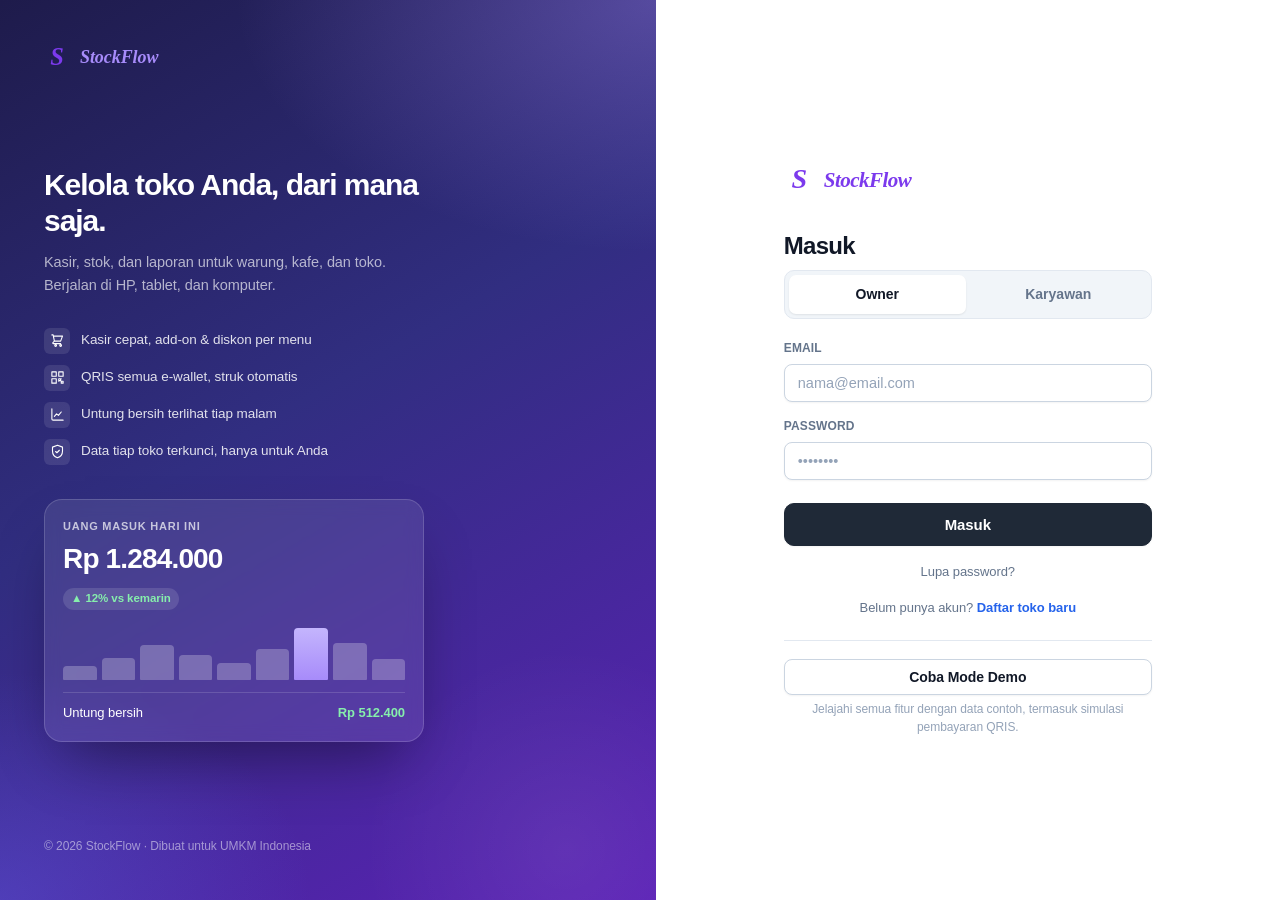
<file: admin.html>
<!DOCTYPE html>
<html lang="id" data-theme="light">
<head>
<meta charset="UTF-8">
<meta name="viewport" content="width=device-width,initial-scale=1,viewport-fit=cover">
<meta http-equiv="Content-Security-Policy" content="default-src 'self'; script-src 'self' 'unsafe-inline'; style-src 'self' 'unsafe-inline'; img-src 'self' data: blob: https://*.supabase.co https://*.midtrans.com; connect-src 'self' https://*.supabase.co wss://*.supabase.co; font-src 'self' data:; object-src 'none'; base-uri 'self'; form-action 'self'; manifest-src 'self'; worker-src 'self'">
<meta name="referrer" content="strict-origin-when-cross-origin">
<link rel="manifest" href="manifest.webmanifest">
<link rel="icon" type="image/png" href="img/favicon-32.png">
<link rel="apple-touch-icon" href="img/apple-touch-icon.png">
<script src="js/boot.js?v=20261115b"></script>
<meta name="theme-color" content="#1F2937">
<meta name="robots" content="noindex">
<title>Admin — StockFlow</title>
<link rel="stylesheet" href="css/app.css?v=20261115b">
<style>
.ad-stats { display: grid; grid-template-columns: repeat(4, 1fr); gap: 12px; }
@media (max-width: 760px) { .ad-stats { grid-template-columns: repeat(2, 1fr); } }
.ad-stat { background: var(--surface); border: 1px solid var(--border); border-radius: 14px; padding: 14px 16px; }
.ad-stat .l { font-size: 12.5px; color: var(--text-mid); font-weight: 600; }
.ad-stat .v { font-size: 24px; font-weight: 750; margin-top: 2px; }

.ad-new { display: grid; grid-template-columns: 180px 1fr auto; gap: 10px; align-items: end; }
@media (max-width: 620px) { .ad-new { grid-template-columns: 1fr; } }

.ad-code { font-family: var(--ff-num); font-weight: 750; letter-spacing: .1em; }
.ad-made { margin-top: 14px; padding: 16px; border-radius: 12px; border: 1px dashed var(--border-mid);
           background: var(--surface-2); display: flex; flex-wrap: wrap; gap: 12px; align-items: center; }
.ad-made .ad-code { font-size: 24px; flex: 1; min-width: 200px; user-select: all; }

.ad-tabs { display: flex; gap: 6px; }
.ad-shop .nm { font-weight: 650; }
.ad-shop .sub { font-size: 12px; color: var(--text-dim); }
.ad-acts { display: flex; gap: 6px; flex-wrap: wrap; justify-content: flex-end; }
.wa-btn { background: #25D366; border-color: #25D366; color: #fff; }
.wa-btn:hover { background: #1EBE5A; border-color: #1EBE5A; }
</style>
</head>
<body>
<div id="app">
<div class="content">

  <div class="ad-stats mb16" id="stats"></div>

  <!-- BUAT KODE -->
  <div class="card mb16">
    <div class="row mb12"><h3 style="font-size:15.5px;font-weight:700">Buat kode aktivasi</h3></div>
    <div class="ad-new">
      <div>
        <label class="label" for="nDays">MASA AKTIF</label>
        <select id="nDays" class="select">
          <option value="">Permanen</option>
          <option value="7">Trial 7 hari</option>
          <option value="30">1 bulan</option>
          <option value="90">3 bulan</option>
          <option value="180">6 bulan</option>
          <option value="365">1 tahun</option>
        </select>
      </div>
      <div>
        <label class="label" for="nNote">CATATAN (nama pelanggan / no. WA)</label>
        <input type="text" id="nNote" class="input" placeholder="Misal: Warung Bu Siti 0812…">
      </div>
      <button class="btn btn-primary" onclick="makeCode()">Buat kode</button>
    </div>
    <div id="made" class="hide"></div>
  </div>

  <!-- DAFTAR -->
  <div class="card p0">
    <div class="card-hd">
      <div class="ad-tabs">
        <button class="chip on" data-t="shops" onclick="setTab('shops')">Toko</button>
        <button class="chip" data-t="codes" onclick="setTab('codes')">Kode</button>
      </div>
      <div class="spacer"></div>
      <input type="search" id="q" class="input" placeholder="Cari…" style="max-width:220px" oninput="render()">
    </div>
    <div class="table-wrap"><table class="tbl"><thead id="thead"></thead><tbody id="rows"></tbody></table></div>
  </div>

</div>
</div>

<script src="js/icons.js?v=20261115b"></script>
<script src="js/config.js?v=20261115b"></script>
<script src="js/demo.js?v=20261115b"></script>
<script src="js/api.js?v=20261115b"></script>
<script src="js/auth.js?v=20261115b"></script>
<script src="js/ui.js?v=20261115b"></script>
<script>
if (!Auth.guard()) throw 'redirect';
/* Tampilan dijaga di sini; datanya dijaga fungsi database (is_platform_admin) */
if (!Auth.isAdmin()) { location.replace('pos.html'); throw 'redirect'; }

UI.shell('admin', 'Admin');

/* Panel admin hanya terbuka dengan sesi yang sudah lolos kode 6 angka.
   Database juga menolak semua fungsi admin tanpa itu. */
if (Auth.aal() !== 'aal2') {
  var hasFactor = false;
  document.querySelector('.content').innerHTML =
    '<div class="card" style="max-width:560px;margin:40px auto;padding:30px">' +
      '<div style="text-align:center">' +
        '<div style="width:52px;height:52px;border-radius:14px;background:var(--surface-2);display:grid;place-items:center;margin:0 auto 14px">' + UI.ic('shield', 24) + '</div>' +
        '<h3 style="font-size:18px;margin-bottom:8px">Butuh verifikasi 2 langkah</h3>' +
        '<p class="c-mid fs13 mb16" id="mfaMsg">Memeriksa…</p>' +
      '</div>' +
      '<div id="mfaSetup" class="hide">' +
        '<div class="row" style="gap:16px;align-items:flex-start;flex-wrap:wrap">' +
          '<div id="mfaQr" style="width:164px;height:164px;background:#fff;border-radius:10px;padding:6px;flex:none;border:1px solid var(--border)"></div>' +
          '<div style="flex:1;min-width:200px">' +
            '<div class="fs13 c-mid mb8">1. Pindai QR dengan Google Authenticator.<br>2. Masukkan kode 6 angka.</div>' +
            '<div class="fs12 c-dim mb8">Kode manual: <span class="mono" id="mfaSecret" style="user-select:all"></span></div>' +
            '<div class="row" style="gap:8px"><input type="text" id="mfaCode" class="input mono" inputmode="numeric" maxlength="6" placeholder="123456" style="max-width:140px">' +
            '<button class="btn btn-primary btn-sm" id="mfaOk">Aktifkan</button></div>' +
          '</div>' +
        '</div>' +
      '</div>' +
      '<div id="mfaRelogin" class="hide" style="text-align:center"><button class="btn btn-primary" onclick="Auth.logout()">Keluar &amp; masuk lagi dengan kode</button></div>' +
    '</div>';

  (async function () {
    var msg = document.getElementById('mfaMsg');
    if (typeof Demo !== 'undefined' && Demo.on()) { msg.textContent = 'Tidak tersedia di mode demo.'; return; }
    var list = await Auth.mfaFactors();
    hasFactor = list.some(function (f) { return f.status === 'verified'; });
    if (hasFactor) {
      msg.textContent = 'Verifikasi 2 langkah sudah aktif. Keluar lalu masuk lagi dan masukkan kode 6 angka untuk membuka panel ini.';
      document.getElementById('mfaRelogin').classList.remove('hide');
      return;
    }
    msg.textContent = 'Panel admin mengatur langganan semua toko, jadi wajib dilindungi kode 6 angka dari aplikasi autentikator.';
    var e = await Auth.mfaEnroll();
    if (!e.ok) { msg.textContent = e.msg; return; }
    var img = new Image();
    img.style.cssText = 'width:100%;height:100%;display:block';
    img.alt = '';
    img.onerror = function () {
      document.getElementById('mfaQr').innerHTML = '<div class="fs12" style="color:#334155;padding:10px;text-align:center">QR tidak tampil. Ketik kode manual di samping ke Google Authenticator.</div>';
    };
    img.src = Auth.qrSrc(e.qr);
    document.getElementById('mfaQr').appendChild(img);
    document.getElementById('mfaSecret').textContent = e.secret || '';
    document.getElementById('mfaSetup').classList.remove('hide');
    document.getElementById('mfaOk').onclick = async function () {
      UI.loading(true);
      var r = await Auth.mfaConfirm(e.id, document.getElementById('mfaCode').value.replace(/\D/g, ''));
      UI.loading(false);
      if (!r.ok) return UI.toast(r.msg, 'error');
      UI.toast('Verifikasi 2 langkah aktif', 'ok');
      setTimeout(function () { location.reload(); }, 500);
    };
  })();
  throw 'need-aal2';
}

var shops = [], codes = [], tab = 'shops';
var SIGNUP = location.origin + location.pathname.replace(/[^/]*$/, '') + 'masuk.html?kode=';

function dur(d) {
  if (d == null) return 'Permanen';
  if (d % 365 === 0) return (d / 365) + ' tahun';
  if (d % 30 === 0) return (d / 30) + ' bulan';
  return d + ' hari';
}

function status(s) {
  if (s.suspended) return { k: 'off', t: 'Dimatikan', b: 'danger' };
  if (!s.active_until) return { k: 'perm', t: 'Permanen', b: 'ok' };
  var left = Math.ceil((new Date(s.active_until) - Date.now()) / 86400000);
  if (left <= 0) return { k: 'exp', t: 'Habis', b: 'danger' };
  if (left <= 7) return { k: 'soon', t: left + ' hari lagi', b: 'warn' };
  return { k: 'on', t: 's/d ' + UI.dateOnly(s.active_until), b: 'ok' };
}

async function load() {
  UI.loading(true);
  var a = await API.rpc('admin_list_businesses', {});
  var b = await API.rpc('admin_list_codes', {});
  UI.loading(false);
  if (a.error) return UI.toast(a.error.message, 'error');
  shops = a.data || [];
  codes = b.data || [];
  renderStats();
  render();
}

function renderStats() {
  var c = { all: shops.length, on: 0, soon: 0, off: 0 };
  shops.forEach(function (s) {
    var k = status(s).k;
    if (k === 'soon') c.soon++; else if (k === 'exp' || k === 'off') c.off++; else c.on++;
  });
  var unused = codes.filter(function (x) { return !x.used_at; }).length;
  document.getElementById('stats').innerHTML =
    '<div class="ad-stat"><div class="l">Total toko</div><div class="v">' + c.all + '</div></div>' +
    '<div class="ad-stat"><div class="l">Aktif</div><div class="v c-ok">' + c.on + '</div></div>' +
    '<div class="ad-stat"><div class="l">Hampir habis / mati</div><div class="v ' + (c.soon + c.off ? 'c-danger' : '') + '">' + c.soon + ' / ' + c.off + '</div></div>' +
    '<div class="ad-stat"><div class="l">Kode belum dipakai</div><div class="v">' + unused + '</div></div>';
}

function setTab(t) {
  tab = t;
  document.querySelectorAll('.ad-tabs .chip').forEach(function (b) { b.classList.toggle('on', b.dataset.t === t); });
  render();
}

function render() {
  var q = document.getElementById('q').value.toLowerCase().trim();
  var host = document.getElementById('rows');

  if (tab === 'shops') {
    document.getElementById('thead').innerHTML =
      '<tr><th>Toko</th><th class="hide-mobile">Pemilik</th><th>Status</th><th class="num hide-mobile">Transaksi 30 hr</th><th></th></tr>';
    var list = shops.filter(function (s) {
      return !q || [s.name, s.owner_name, s.owner_email, s.phone].join(' ').toLowerCase().includes(q);
    });
    host.innerHTML = list.length ? list.map(function (s) {
      var st = status(s);
      return '<tr>' +
        '<td class="ad-shop"><div class="nm">' + UI.esc(s.name) + '</div>' +
          '<div class="sub">Daftar ' + UI.dateOnly(s.created_at) + ' · ' + s.products + ' produk · ' + s.staff + ' staff</div></td>' +
        '<td class="hide-mobile ad-shop"><div>' + UI.esc(s.owner_name || '—') + '</div><div class="sub">' + UI.esc(s.owner_email || '') + '</div></td>' +
        '<td><span class="badge ' + st.b + '">' + st.t + '</span></td>' +
        '<td class="num hide-mobile mono">' + s.orders_30d + '</td>' +
        '<td><div class="ad-acts">' +
          '<button class="btn btn-sm" onclick="upd(\'' + s.id + '\',{p_add_days:30})">+1 bln</button>' +
          '<button class="btn btn-sm" onclick="upd(\'' + s.id + '\',{p_add_days:365})">+1 thn</button>' +
          (s.active_until ? '<button class="btn btn-sm" onclick="upd(\'' + s.id + '\',{p_permanent:true})">Permanen</button>' : '') +
          (s.suspended
            ? '<button class="btn btn-sm" onclick="upd(\'' + s.id + '\',{p_suspended:false})">Aktifkan</button>'
            : '<button class="btn btn-sm btn-danger" onclick="suspend(\'' + s.id + '\')">Matikan</button>') +
        '</div></td></tr>';
    }).join('') : '<tr><td colspan="5">' + UI.empty('store', 'Belum ada toko') + '</td></tr>';
    return;
  }

  document.getElementById('thead').innerHTML =
    '<tr><th>Kode</th><th>Masa aktif</th><th class="hide-mobile">Catatan</th><th>Status</th><th></th></tr>';
  var cl = codes.filter(function (c) {
    return !q || [c.code, c.note, c.used_by_name].join(' ').toLowerCase().includes(q);
  });
  host.innerHTML = cl.length ? cl.map(function (c) {
    return '<tr>' +
      '<td class="ad-code">' + UI.esc(c.code) + '</td>' +
      '<td>' + dur(c.days) + '</td>' +
      '<td class="hide-mobile c-mid fs13">' + UI.esc(c.note || '—') + '</td>' +
      '<td>' + (c.used_at
        ? '<span class="badge">Dipakai</span><div class="fs12 c-dim">' + UI.esc(c.used_by_name || 'toko dihapus') + ' · ' + UI.dateOnly(c.used_at) + '</div>'
        : '<span class="badge ok">Belum dipakai</span>') + '</td>' +
      '<td><div class="ad-acts">' + (c.used_at ? '' :
        '<button class="btn btn-sm wa-btn" onclick="sendWa(\'' + c.code + '\',' + (c.days == null ? 'null' : c.days) + ')">WA</button>' +
        '<button class="btn btn-sm" onclick="copy(\'' + c.code + '\')">Salin</button>' +
        '<button class="btn btn-sm btn-ghost c-danger" title="Hapus" onclick="delCode(\'' + c.code + '\')">' + UI.ic('trash', 15) + '</button>') +
      '</div></td></tr>';
  }).join('') : '<tr><td colspan="5">' + UI.empty('tag', 'Belum ada kode') + '</td></tr>';
}

async function makeCode() {
  var v = document.getElementById('nDays').value;
  var days = v ? Number(v) : null;
  var note = document.getElementById('nNote').value.trim();
  UI.loading(true);
  var r = await API.rpc('admin_create_code', { p_days: days, p_note: note || null });
  UI.loading(false);
  if (r.error) return UI.toast(r.error.message, 'error');
  var code = r.data;
  var box = document.getElementById('made');
  box.className = 'ad-made';
  box.innerHTML = '<div class="ad-code">' + UI.esc(code) + '</div>' +
    '<span class="badge ok">' + dur(days) + '</span>' +
    '<button class="btn btn-sm" onclick="copy(\'' + code + '\')">Salin</button>' +
    '<button class="btn btn-sm wa-btn" onclick="sendWa(\'' + code + '\',' + (days == null ? 'null' : days) + ')">Kirim via WhatsApp</button>';
  document.getElementById('nNote').value = '';
  setTab('codes');
  load();
}

function msgFor(code, days) {
  return 'Halo! Terima kasih sudah berlangganan StockFlow.\n\n' +
    'Kode aktivasi Anda: *' + code + '*\nMasa aktif: ' + dur(days) + '\n\n' +
    'Daftar di sini (kode sudah terisi):\n' + SIGNUP + encodeURIComponent(code);
}

function sendWa(code, days) {
  window.open('https://wa.me/?text=' + encodeURIComponent(msgFor(code, days)), '_blank', 'noopener');
}

function copy(code) {
  if (navigator.clipboard) navigator.clipboard.writeText(code).then(function () { UI.toast('Kode disalin', 'ok'); });
}

function delCode(code) {
  UI.confirm({ title: 'Hapus kode?', text: code + ' tidak bisa dipakai lagi.', ok: 'Hapus', danger: true })
    .then(async function (ok) {
      if (!ok) return;
      var r = await API.rpc('admin_delete_code', { p_code: code });
      if (r.error) return UI.toast(r.error.message, 'error');
      load();
    });
}

async function upd(id, args) {
  UI.loading(true);
  var r = await API.rpc('admin_update_business', Object.assign({ p_id: id }, args));
  UI.loading(false);
  if (r.error) return UI.toast(r.error.message, 'error');
  UI.toast('Tersimpan', 'ok');
  load();
}

function suspend(id) {
  var s = shops.find(function (x) { return x.id === id; });
  UI.confirm({ title: 'Matikan toko?', text: '"' + s.name + '" tidak bisa bertransaksi sampai diaktifkan lagi. Datanya tetap aman.', ok: 'Matikan', danger: true })
    .then(function (ok) { if (ok) upd(id, { p_suspended: true }); });
}

load();
</script>
</body>
</html>
</file>
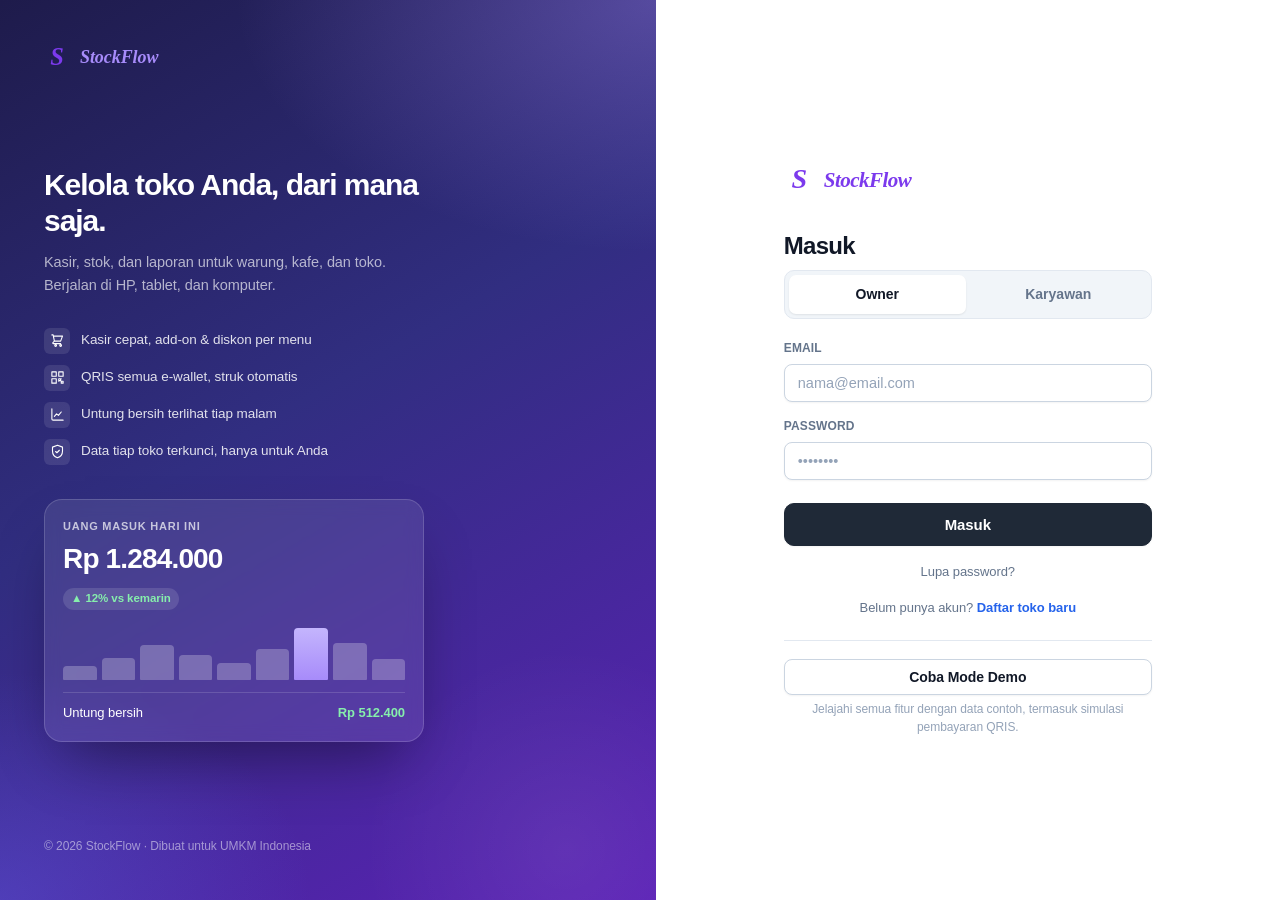
<file: audit.html>
<!DOCTYPE html>
<html lang="id" data-theme="light">
<head>
<meta charset="UTF-8">
<meta name="viewport" content="width=device-width,initial-scale=1,viewport-fit=cover">
<meta http-equiv="Content-Security-Policy" content="default-src 'self'; script-src 'self' 'unsafe-inline'; style-src 'self' 'unsafe-inline'; img-src 'self' data: blob: https://*.supabase.co https://*.midtrans.com; connect-src 'self' https://*.supabase.co wss://*.supabase.co; font-src 'self' data:; object-src 'none'; base-uri 'self'; form-action 'self'; manifest-src 'self'; worker-src 'self'">
<meta name="referrer" content="strict-origin-when-cross-origin">
<link rel="manifest" href="manifest.webmanifest">
<link rel="icon" type="image/png" href="img/favicon-32.png">
<link rel="apple-touch-icon" href="img/apple-touch-icon.png">
<script src="js/boot.js?v=20261115b"></script>
<meta name="theme-color" content="#1F2937">
<meta name="robots" content="noindex">
<title>Log Aktivitas — StockFlow</title>
<link rel="stylesheet" href="css/app.css?v=20261115b">
<style>
.al-item { display: grid; grid-template-columns: 34px 1fr auto; gap: 12px; padding: 13px 18px; border-top: 1px solid var(--border); }
.al-item:first-child { border-top: 0; }
.al-ico { width: 34px; height: 34px; border-radius: 10px; display: grid; place-items: center; background: var(--surface-2); color: var(--text-mid); }
.al-ico.insert { background: rgba(4,120,87,.12); color: var(--ok); }
.al-ico.delete { background: rgba(185,28,28,.10); color: var(--danger); }
.al-ico.update { background: rgba(37,99,235,.10); color: var(--accent); }
.al-what { font-size: 14px; }
.al-what b { font-weight: 650; }
.al-diff { font-size: 12.5px; color: var(--text-mid); margin-top: 3px; line-height: 1.5; }
.al-diff s { color: var(--text-dim); }
.al-when { font-size: 12px; color: var(--text-dim); text-align: right; white-space: nowrap; }
</style>
</head>
<body>
<div id="app">
<div class="content">
  <div class="card p0">
    <div class="card-hd">
      <select id="fEnt" class="select" style="width:auto" onchange="render()">
        <option value="">Semua</option>
        <option value="products">Produk</option>
        <option value="orders">Transaksi</option>
        <option value="refunds">Refund</option>
        <option value="shifts">Buka/tutup kasir</option>
        <option value="profiles">Pengguna</option>
        <option value="businesses">Pengaturan toko</option>
        <option value="categories">Kategori</option>
        <option value="expenses">Pengeluaran</option>
      </select>
      <div class="spacer"></div>
      <input type="search" id="q" class="input" placeholder="Cari nama / isi…" style="max-width:220px" oninput="render()">
    </div>
    <div id="list"></div>
  </div>
  <p class="fs12 c-dim tc mt12">Log ini dicatat otomatis oleh database dan tidak bisa diubah atau dihapus dari aplikasi.</p>
</div>
</div>

<script src="js/icons.js?v=20261115b"></script>
<script src="js/config.js?v=20261115b"></script>
<script src="js/demo.js?v=20261115b"></script>
<script src="js/api.js?v=20261115b"></script>
<script src="js/auth.js?v=20261115b"></script>
<script src="js/ui.js?v=20261115b"></script>
<script>
if (!Auth.guard(true)) throw 'redirect';
UI.shell('audit', 'Log Aktivitas');

var rows = [];
var ENT = { products: 'produk', categories: 'kategori', businesses: 'pengaturan toko', profiles: 'pengguna',
            orders: 'transaksi', refunds: 'refund', shifts: 'kasir', expenses: 'pengeluaran' };
var COL = { name: 'nama', price: 'harga jual', cost: 'harga beli', min_stock: 'stok minimum', unit: 'satuan',
            category_id: 'kategori', image_url: 'foto', addons: 'add-on', active: 'aktif', role: 'peran',
            tax_percent: 'pajak %', address: 'alamat', phone: 'telepon', receipt_note: 'catatan struk',
            qris_static_url: 'gambar QRIS', qris_enabled: 'QRIS otomatis', status: 'status', amount: 'jumlah',
            category: 'kategori', note: 'catatan', closing_cash: 'uang di laci', username: 'username' };
var MONEY = { price: 1, cost: 1, amount: 1, closing_cash: 1, total: 1, opening_cash: 1 };

function val(k, v) {
  if (v === null || v === undefined || v === '') return '—';
  if (MONEY[k]) return UI.rp(v);
  if (k === 'image_url' || k === 'qris_static_url') return v ? 'ada' : '—';
  if (k === 'addons') return (v || []).map(function (a) { return a.name; }).join(', ') || '—';
  if (typeof v === 'boolean') return v ? 'ya' : 'tidak';
  if (typeof v === 'object') return JSON.stringify(v);
  return String(v);
}

function describe(r) {
  var d = r.detail || {};
  var e = r.entity, a = r.action;
  var title = d.name || d.order_no || d.user_name || d.category || '';

  if (e === 'shifts' && a === 'insert') return { t: 'Membuka kasir', s: 'Kas awal ' + UI.rp(d.opening_cash) };
  if (e === 'shifts' && a === 'update' && d.closed_at) {
    var diff = d.closing_cash ? Number(d.closing_cash[1]) - Number((d.expected_cash || [])[1] || 0) : 0;
    return { t: 'Menutup kasir', s: 'Di laci ' + UI.rp(d.closing_cash ? d.closing_cash[1] : 0) +
      (diff ? ' · selisih ' + (diff > 0 ? '+' : '−') + UI.rp(Math.abs(diff)) : ' · pas') };
  }
  if (e === 'orders' && d.status) return { t: (d.status[1] === 'void' ? 'Void transaksi' : 'Status transaksi ' + d.status[0] + ' → ' + d.status[1]), s: '' };
  if (e === 'refunds') return { t: 'Refund ' + UI.rp(d.amount), s: (d.reason || '') + ' · ' + (d.items || []).map(function (i) { return i.qty + '× ' + i.name; }).join(', ') };

  var verb = a === 'insert' ? 'Menambah' : a === 'delete' ? 'Menghapus' : 'Mengubah';
  var s = '';
  if (a === 'update') {
    s = Object.keys(d).map(function (k) {
      return (COL[k] || k) + ': <s>' + UI.esc(val(k, d[k][0])) + '</s> → ' + UI.esc(val(k, d[k][1]));
    }).join(' · ');
  } else if (e === 'products') {
    s = 'harga ' + UI.rp(d.price) + ' · stok ' + UI.num(d.stock);
  } else if (e === 'expenses') {
    s = UI.rp(d.amount) + (d.note ? ' · ' + UI.esc(d.note) : '');
  }
  return { t: verb + ' ' + ENT[e] + (title && a !== 'update' ? ' "' + title + '"' : ''), s: s, raw: true };
}

async function load() {
  UI.loading(true);
  var r = await API.from('audit_log').select('*').order('created_at', false).limit(400);
  UI.loading(false);
  if (r.error) {
    document.getElementById('list').innerHTML = UI.empty('info', 'Log belum tersedia', 'Jalankan migrasi-06 di Supabase untuk mengaktifkan log aktivitas.');
    return;
  }
  rows = r.data || [];
  render();
}

function render() {
  var fe = document.getElementById('fEnt').value;
  var q = document.getElementById('q').value.toLowerCase().trim();
  var list = rows.filter(function (r) {
    if (fe && r.entity !== fe) return false;
    if (!q) return true;
    return ((r.user_name || '') + ' ' + JSON.stringify(r.detail || {})).toLowerCase().includes(q);
  });
  document.getElementById('list').innerHTML = list.length ? list.map(function (r) {
    var x = describe(r);
    var ico = r.action === 'insert' ? 'plus' : r.action === 'delete' ? 'trash' : 'edit';
    return '<div class="al-item"><div class="al-ico ' + r.action + '">' + UI.ic(ico, 16) + '</div>' +
      '<div style="min-width:0"><div class="al-what"><b>' + UI.esc(r.user_name || 'Sistem') + '</b> ' + UI.esc(x.t) + '</div>' +
      (x.s ? '<div class="al-diff">' + (x.raw ? x.s : UI.esc(x.s)) + '</div>' : '') + '</div>' +
      '<div class="al-when">' + UI.dt(r.created_at) + '</div></div>';
  }).join('') : UI.empty('info', 'Belum ada aktivitas');
}

load();
</script>
</body>
</html>
</file>
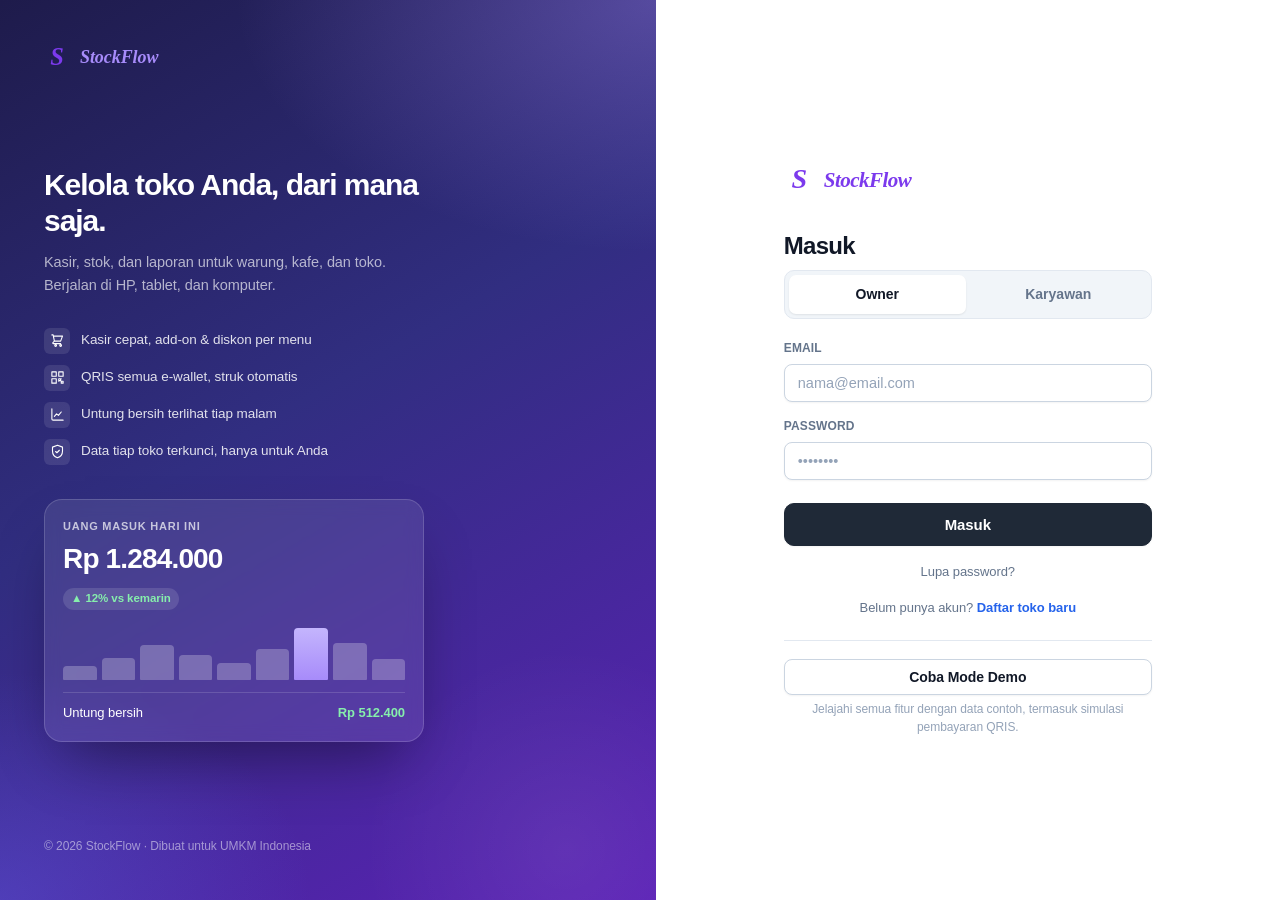
<file: beranda.html>
<!DOCTYPE html>
<html lang="id" data-theme="light">
<head>
<meta charset="UTF-8">
<meta name="viewport" content="width=device-width,initial-scale=1,viewport-fit=cover">
<meta name="theme-color" content="#1F2937">
<meta name="robots" content="noindex">
<title>Beranda — StockFlow</title>
<link rel="stylesheet" href="css/app.css">
</head>
<body>

<div id="app">
<div class="content">

  <!-- Panduan toko baru, tampil sampai langkahnya selesai -->
  <div id="setupCard" class="hide mb20"></div>

  <!-- Ringkasan hari ini -->
  <div class="grid g4 keep mb16" id="kpi"></div>

  <div class="grid g2 mb16">
    <!-- Aksi cepat -->
    <div class="card p0">
      <div class="card-hd"><h3>Aksi cepat</h3></div>
      <div class="card-bd">
        <div class="quick" id="quick"></div>
      </div>
    </div>

    <!-- Perlu perhatian -->
    <div class="card p0">
      <div class="card-hd">
        <h3>Perlu perhatian</h3>
        <div class="spacer"></div>
        <a href="inventory.html" class="fs13">Kelola stok</a>
      </div>
      <div id="attention"></div>
    </div>
  </div>

  <!-- Transaksi terakhir -->
  <div class="card p0">
    <div class="card-hd">
      <h3>Transaksi terakhir</h3>
      <div class="spacer"></div>
      <a href="orders.html" class="fs13">Lihat semua</a>
    </div>
    <div class="table-wrap">
      <table class="tbl">
        <thead><tr>
          <th>No. Invoice</th>
          <th class="hide-mobile">Waktu</th>
          <th>Metode</th>
          <th>Status</th>
          <th class="num">Total</th>
        </tr></thead>
        <tbody id="recent"></tbody>
      </table>
    </div>
  </div>

</div>
</div>

<style>
/* Aksi cepat: tombol besar, mudah ditekan di tablet kasir */
.quick { display: grid; grid-template-columns: repeat(auto-fit, minmax(170px, 1fr)); gap: 10px; }
.quick a {
  display: flex; align-items: center; gap: 11px;
  padding: 14px; border-radius: var(--r);
  background: var(--surface-2); border: 1px solid var(--border);
  text-decoration: none; color: var(--text);
  transition: background .13s, border-color .13s;
}
.quick a:hover { background: var(--surface-3); border-color: var(--border-mid); text-decoration: none; }
.quick a .ico { color: var(--text-mid); }
.quick a b { display: block; font-size: 14px; font-weight: 600; line-height: 1.25; }
.quick a > span { min-width: 0; }
.quick a span span, .quick a > span > span { display: block; font-size: 12.5px; color: var(--text-mid); line-height: 1.3; }
.quick a.primary { background: var(--ink); border-color: var(--ink); color: #fff; }
.quick a.primary b, .quick a.primary .ico { color: #fff; }
.quick a.primary span { color: rgba(255,255,255,.7); }
html[data-theme='dark'] .quick a.primary,
html[data-theme='dark'] .quick a.primary b,
html[data-theme='dark'] .quick a.primary .ico { color: var(--bg); }
html[data-theme='dark'] .quick a.primary span { color: rgba(0,0,0,.6); }
@media (max-width: 420px) { .quick { grid-template-columns: 1fr; } }

/* Panduan langkah awal */
.setup { background: var(--surface); border: 1px solid var(--border); border-radius: var(--r-lg); padding: 20px; }
.setup h2 { font-size: 17px; font-weight: 650; letter-spacing: -.02em; margin-bottom: 4px; }
.setup .lead { font-size: 13.5px; color: var(--text-mid); margin-bottom: 18px; }
.steps-list { display: flex; flex-direction: column; gap: 8px; }
.sstep {
  display: flex; align-items: center; gap: 12px;
  padding: 12px 14px; border-radius: var(--r);
  background: var(--surface-2); border: 1px solid var(--border);
  text-decoration: none; color: var(--text);
}
.sstep:hover { border-color: var(--border-mid); text-decoration: none; }
.sstep.done { opacity: .62; }
.sstep-n {
  width: 24px; height: 24px; border-radius: 50%; flex: none;
  display: grid; place-items: center;
  font-size: 12px; font-weight: 650;
  background: var(--border); color: var(--text-mid);
}
.sstep.done .sstep-n { background: var(--ok); color: #fff; }
.sstep.now .sstep-n { background: var(--ink); color: var(--surface); }
html[data-theme='dark'] .sstep.now .sstep-n { color: var(--bg); }
.sstep-t { flex: 1; min-width: 0; }
.sstep-t b { display: block; font-size: 14px; font-weight: 600; }
.sstep-t span { display: block; font-size: 12.5px; color: var(--text-mid); }
.setup-bar { height: 5px; border-radius: 99px; background: var(--surface-3); overflow: hidden; margin-bottom: 18px; }
.setup-bar i { display: block; height: 100%; background: var(--ok); transition: width .4s ease; }
</style>

<script src="js/icons.js"></script>
<script src="js/config.js"></script>
<script src="js/demo.js"></script>
<script src="js/api.js"></script>
<script src="js/auth.js"></script>
<script src="js/ui.js"></script>
<script>
if (!Auth.guard()) throw 'redirect';
var U = Auth.user();
var isOwner = U.role === 'owner';

UI.shell('beranda', 'Beranda',
  '<span class="badge hide-mobile">' + UI.esc(U.business_name) + '</span>');

/* ============================================================
   MUAT
   ============================================================ */
async function load() {
  UI.loading(true);

  var r = UI.range('today');
  var since = r[0].toISOString();

  var prod   = await API.from('products').select('*');
  var orders = await API.from('orders').select('*')
                 .gte('created_at', since).order('created_at', false).limit(200);
  var recent = await API.from('orders').select('*').order('created_at', false).limit(6);
  var cats   = await API.from('categories').select('id').limit(1);

  UI.loading(false);

  var products = prod.data || [];
  var today    = (orders.data || []).filter(function (o) { return o.status === 'paid'; });

  renderSetup(products, recent.data || []);
  renderKpi(today, products);
  renderQuick(products);
  renderAttention(products);
  renderRecent(recent.data || []);
}

/* ============================================================
   PANDUAN TOKO BARU
   ============================================================ */
function renderSetup(products, allOrders) {
  var hasProduct = products.length > 0;
  var hasStock   = products.some(function (p) { return Number(p.stock) > 0; });
  var hasSale    = allOrders.some(function (o) { return o.status === 'paid'; });

  /* Sudah jalan semua, panduan tidak perlu tampil lagi */
  if (hasProduct && hasStock && hasSale) {
    document.getElementById('setupCard').classList.add('hide');
    return;
  }

  var steps = [
    { done: hasProduct, t: 'Tambahkan produk pertama',
      s: 'Nama, harga jual, dan stok awal.', href: 'products.html' },
    { done: hasStock, t: 'Isi stok',
      s: 'Supaya kasir bisa menjualnya.', href: 'inventory.html' },
    { done: hasSale, t: 'Coba satu transaksi',
      s: 'Jalankan penjualan pertama di kasir.', href: 'pos.html' },
  ];

  var doneCount = steps.filter(function (x) { return x.done; }).length;
  var nowIdx = steps.findIndex(function (x) { return !x.done; });

  document.getElementById('setupCard').innerHTML =
    '<div class="setup">' +
      '<h2>Siapkan toko Anda</h2>' +
      '<p class="lead">Tiga langkah, sekitar lima menit. ' +
        doneCount + ' dari ' + steps.length + ' selesai.</p>' +
      '<div class="setup-bar"><i style="width:' +
        Math.round(doneCount / steps.length * 100) + '%"></i></div>' +
      '<div class="steps-list">' +
        steps.map(function (x, i) {
          var cls = x.done ? 'done' : (i === nowIdx ? 'now' : '');
          return '<a class="sstep ' + cls + '" href="' + x.href + '">' +
            '<span class="sstep-n">' + (x.done ? UI.ic('check', 13) : (i + 1)) + '</span>' +
            '<span class="sstep-t"><b>' + x.t + '</b><span>' + x.s + '</span></span>' +
            UI.ic('forward', 16) +
          '</a>';
        }).join('') +
      '</div>' +
    '</div>';

  document.getElementById('setupCard').classList.remove('hide');
  UI.hydrateIcons(document);
}

/* ============================================================
   RINGKASAN HARI INI
   ============================================================ */
function renderKpi(today, products) {
  var omzet = today.reduce(function (s, o) { return s + Number(o.total || 0); }, 0);
  var hpp   = today.reduce(function (s, o) { return s + Number(o.cost_total || 0); }, 0);
  var low   = products.filter(function (p) {
    return Number(p.stock) <= Number(p.min_stock || 0);
  }).length;

  var tiles = [
    { lbl: 'Penjualan hari ini', val: UI.rp(omzet), sub: today.length + ' transaksi', accent: true },
    { lbl: 'Rata-rata per transaksi', val: UI.rp(today.length ? omzet / today.length : 0) },
    { lbl: 'Produk aktif', val: String(products.filter(function (p) { return p.active; }).length) },
  ];

  /* Laba hanya untuk owner */
  if (isOwner) {
    tiles.splice(2, 0, { lbl: 'Laba kotor hari ini', val: UI.rp(omzet - hpp), cls: 'c-ok' });
  } else {
    tiles.push({ lbl: 'Stok perlu dicek', val: String(low), cls: low ? 'c-warn' : '' });
  }
  if (isOwner) tiles.push({ lbl: 'Stok perlu dicek', val: String(low), cls: low ? 'c-warn' : '' });

  document.getElementById('kpi').innerHTML = tiles.slice(0, 4).map(function (t) {
    return '<div class="stat' + (t.accent ? ' accent' : '') + '">' +
      '<div class="stat-lbl">' + t.lbl + '</div>' +
      '<div class="stat-val ' + (t.cls || '') + '" style="font-size:20px">' + t.val + '</div>' +
      (t.sub ? '<div class="stat-sub">' + t.sub + '</div>' : '') +
    '</div>';
  }).join('');
}

/* ============================================================
   AKSI CEPAT
   ============================================================ */
function renderQuick(products) {
  var items = [
    { icon: 'pos',     t: 'Buka kasir',     s: 'Mulai transaksi', href: 'pos.html', primary: true },
    { icon: 'plus',    t: 'Tambah produk',  s: 'Barang baru',     href: 'products.html' },
    { icon: 'refresh', t: 'Stok masuk',    s: 'Barang datang',  href: 'inventory.html' },
    { icon: 'receipt', t: 'Riwayat',        s: 'Transaksi lalu',  href: 'orders.html' },
  ];
  if (isOwner) {
    items.push({ icon: 'chart', t: 'Laporan', s: 'Laba rugi', href: 'reports.html' });
    items.push({ icon: 'settings', t: 'Pengaturan', s: 'Toko dan printer', href: 'settings.html' });
  }

  document.getElementById('quick').innerHTML = items.map(function (q) {
    return '<a href="' + q.href + '"' + (q.primary ? ' class="primary"' : '') + '>' +
      UI.ic(q.icon, 19) +
      '<span><b>' + q.t + '</b><span>' + q.s + '</span></span>' +
    '</a>';
  }).join('');
}

/* ============================================================
   PERLU PERHATIAN
   ============================================================ */
function renderAttention(products) {
  var out = products.filter(function (p) { return Number(p.stock) <= 0; });
  var low = products.filter(function (p) {
    return Number(p.stock) > 0 && Number(p.stock) <= Number(p.min_stock || 0);
  });

  var list = out.concat(low).slice(0, 6);

  if (!list.length) {
    document.getElementById('attention').innerHTML = products.length
      ? UI.empty('check', 'Semua stok aman', 'Tidak ada produk di bawah batas minimum')
      : UI.empty('box', 'Belum ada produk', 'Tambahkan produk untuk mulai memantau stok');
    UI.hydrateIcons(document);
    return;
  }

  document.getElementById('attention').innerHTML =
    '<div class="table-wrap"><table class="tbl"><tbody>' +
    list.map(function (p) {
      var st = Number(p.stock) || 0;
      return '<tr><td><div class="fw6">' + UI.esc(p.name) + '</div>' +
        '<div class="fs12 c-dim">Batas minimum ' + UI.num(p.min_stock) + '</div></td>' +
        '<td class="num"><span class="badge ' + (st <= 0 ? 'danger' : 'warn') + '">' +
        (st <= 0 ? 'Habis' : UI.num(st) + ' tersisa') + '</span></td></tr>';
    }).join('') +
    '</tbody></table></div>';
}

/* ============================================================
   TRANSAKSI TERAKHIR
   ============================================================ */
function renderRecent(list) {
  var MNAME = { cash: 'Tunai', qris: 'QRIS', transfer: 'Transfer' };

  if (!list.length) {
    document.getElementById('recent').innerHTML =
      '<tr><td colspan="5">' +
      UI.empty('receipt', 'Belum ada transaksi',
               'Transaksi dari kasir akan muncul di sini') + '</td></tr>';
    UI.hydrateIcons(document);
    return;
  }

  document.getElementById('recent').innerHTML = list.map(function (o) {
    return '<tr>' +
      '<td><div class="fw6 mono">' + UI.esc(o.order_no) + '</div>' +
        '<div class="fs12 c-dim only-mobile">' + UI.dt(o.created_at) + '</div></td>' +
      '<td class="hide-mobile c-mid fs13 nowrap">' + UI.dt(o.created_at) + '</td>' +
      '<td><span class="badge">' + (MNAME[o.payment_method] || o.payment_method) + '</span></td>' +
      '<td>' + UI.statusBadge(o.status) + '</td>' +
      '<td class="num fw7 mono">' + UI.rp(o.total) + '</td>' +
      '</tr>';
  }).join('');
}

load();
</script>
</body>
</html>
</file>
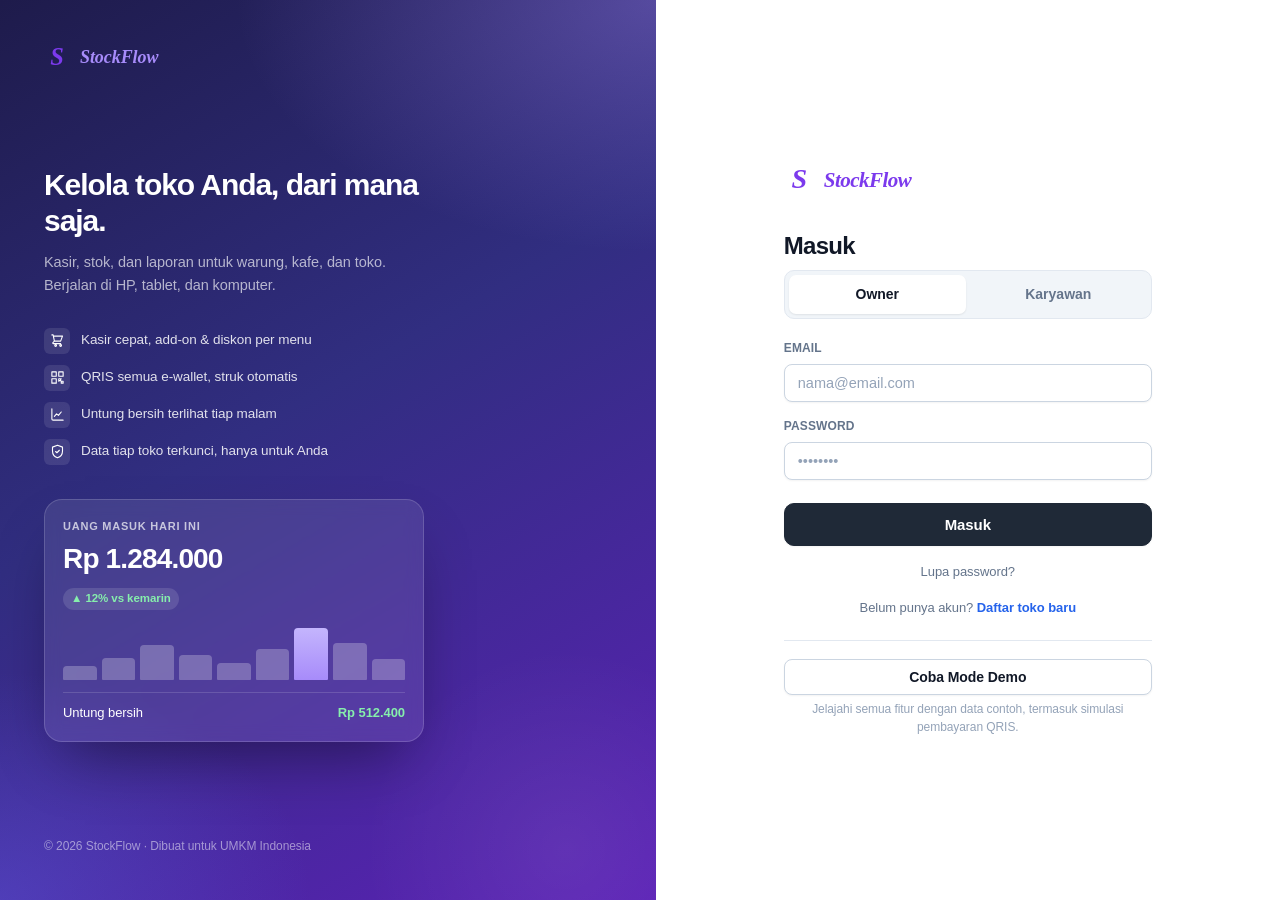
<file: damaged.html>
<!DOCTYPE html>
<html lang="id" data-theme="light">
<head>
<meta charset="UTF-8">
<meta name="viewport" content="width=device-width,initial-scale=1,viewport-fit=cover">
<meta http-equiv="Content-Security-Policy" content="default-src 'self'; script-src 'self' 'unsafe-inline'; style-src 'self' 'unsafe-inline'; img-src 'self' data: blob: https://*.supabase.co https://*.midtrans.com; connect-src 'self' https://*.supabase.co wss://*.supabase.co; font-src 'self' data:; object-src 'none'; base-uri 'self'; form-action 'self'; manifest-src 'self'; worker-src 'self'">
<meta name="referrer" content="strict-origin-when-cross-origin">
<link rel="manifest" href="manifest.webmanifest">
<link rel="icon" type="image/png" href="img/favicon-32.png">
<link rel="apple-touch-icon" href="img/apple-touch-icon.png">
<script src="js/boot.js?v=20261115b"></script>
<meta name="theme-color" content="#1F2937">
<title>Barang Rusak — StockFlow</title>
<link rel="stylesheet" href="css/app.css?v=20261115b">
</head>
<body>

<div id="app">
<div class="content">

  <div class="grid g3 mb16" id="stats"></div>

  <div class="card p0">
    <div class="card-hd">
      <h3>Catatan Barang Rusak</h3>
      <div class="spacer"></div>
      <select class="select" id="fRange" onchange="render()" style="width:auto">
        <option value="month">Bulan ini</option>
        <option value="week">7 hari</option>
        <option value="year">Tahun ini</option>
        <option value="all">Semua</option>
      </select>
      <button class="btn btn-primary" onclick="openAdd()">+ Catat</button>
    </div>
    <div class="table-wrap">
      <table class="tbl">
        <thead><tr>
          <th>Waktu</th>
          <th>Produk</th>
          <th class="num">Jumlah</th>
          <th class="num hide-mobile owner-col">Kerugian</th>
          <th class="hide-mobile">Alasan</th>
          <th>Bukti</th>
        </tr></thead>
        <tbody id="rows"></tbody>
      </table>
    </div>
  </div>

</div>
</div>

<!-- MODAL -->
<div class="modal" id="mAdd">
  <div class="modal-box">
    <div class="modal-hd">
      <h3>Catat Barang Rusak</h3>
      <button class="modal-x" onclick="UI.closeModal('mAdd')">&times;</button>
    </div>
    <div class="modal-bd">
      <div class="field">
        <label class="label">PRODUK *</label>
        <select id="aProd" class="select" onchange="onProd()"></select>
      </div>

      <div id="curStock" class="mb16 hide" style="background:var(--surface-2);border-radius:var(--r);padding:12px;font-size:13.5px"></div>

      <div class="field">
        <label class="label">JUMLAH RUSAK *</label>
        <input type="number" id="aQty" class="input" placeholder="0" min="1" step="any" oninput="preview()">
      </div>

      <div class="field">
        <label class="label">ALASAN *</label>
        <select id="aReason" class="select">
          <option>Kedaluwarsa</option>
          <option>Pecah / Rusak fisik</option>
          <option>Cacat produksi</option>
          <option>Basah / Lembab</option>
          <option>Hilang</option>
          <option>Lainnya</option>
        </select>
      </div>

      <div class="field">
        <label class="label">CATATAN TAMBAHAN</label>
        <input type="text" id="aNote" class="input" placeholder="Opsional">
      </div>
      <div class="field">
        <label class="label" id="evLbl">FOTO BUKTI</label>
        <input type="file" id="aEv" accept="image/*" capture="environment" class="hide" onchange="pickEv(this)">
        <div class="row" style="gap:12px;align-items:center">
          <div id="evPrev" style="width:84px;height:84px;border-radius:10px;border:1px dashed var(--border-mid);background:var(--surface-2);display:grid;place-items:center;overflow:hidden;flex:none">
            <span data-ico="camera" data-ico-size="20" class="c-dim"></span>
          </div>
          <button type="button" class="btn btn-sm" onclick="document.getElementById('aEv').click()">Ambil / pilih foto</button>
        </div>
      </div>

      <div id="lossBox" class="hide" style="background:var(--danger-faint);border-radius:var(--r);padding:14px;text-align:center">
        <div class="fs12 c-mid fw7">ESTIMASI KERUGIAN</div>
        <div class="fs22 fw8 c-danger mono" id="lossVal">Rp 0</div>
      </div>
    </div>
    <div class="modal-ft">
      <button class="btn" onclick="UI.closeModal('mAdd')">Batal</button>
      <button class="btn btn-danger" onclick="save()">Catat &amp; Kurangi Stok</button>
    </div>
  </div>
</div>

<script src="js/icons.js?v=20261115b"></script>
<script src="js/config.js?v=20261115b"></script>
<script src="js/demo.js?v=20261115b"></script>
<script src="js/api.js?v=20261115b"></script>
<script src="js/auth.js?v=20261115b"></script>
<script src="js/ui.js?v=20261115b"></script>
<script>
if (!Auth.guard()) throw 'redirect';
var U = Auth.user();
var products = [], rows = [];
var isOwner = U.role === 'owner';
var evFile = null;

UI.shell('damaged', 'Barang Rusak');

async function load() {
  UI.loading(true);
  var rp_ = await API.from('products').select('*').order('name');
  var rm = await API.from('stock_movements').select('*')
            .eq('type', 'damaged')
            .order('created_at', false).limit(300);
  UI.loading(false);

  products = rp_.data || [];
  rows     = rm.data || [];

  document.getElementById('aProd').innerHTML =
    '<option value="">— Pilih produk —</option>' +
    products.map(function (p) {
      return '<option value="' + p.id + '">' + UI.esc(p.name) + ' (stok ' + UI.num(p.stock) + ')</option>';
    }).join('');

  render();
}

function prod(id) { return products.find(function (x) { return x.id === id; }); }
function pName(id) { var p = prod(id); return p ? p.name : '(produk dihapus)'; }
function loss(m) { var p = prod(m.product_id); return (p ? Number(p.cost || 0) : 0) * Number(m.qty || 0); }

function render() {
  var key = document.getElementById('fRange').value;
  var r = UI.range(key);
  var list = rows.filter(function (m) {
    var d = new Date(m.created_at);
    return d >= r[0] && d < r[1];
  });

  if (!isOwner) document.querySelectorAll('.owner-col').forEach(function (e) { e.classList.add('hide'); });
  var totQty = list.reduce(function (s, m) { return s + Number(m.qty || 0); }, 0);
  var totLoss = list.reduce(function (s, m) { return s + loss(m); }, 0);

  document.getElementById('stats').innerHTML =
    '<div class="stat"><div class="stat-lbl">Kejadian</div><div class="stat-val">' + list.length + '</div></div>' +
    '<div class="stat"><div class="stat-lbl">Total Unit Rusak</div><div class="stat-val c-warn">' + UI.num(totQty) + '</div></div>' +
    (isOwner ? '<div class="stat"><div class="stat-lbl">Estimasi Kerugian</div><div class="stat-val c-danger" style="font-size:19px">' + UI.rp(totLoss) + '</div></div>' : '');

  if (!list.length) {
    document.getElementById('rows').innerHTML =
      '<tr><td colspan="6">' + UI.empty('check', 'Tidak ada barang rusak', 'Bagus! Tidak ada kerugian pada periode ini') + '</td></tr>';
    return;
  }

  document.getElementById('rows').innerHTML = list.map(function (m) {
    return '<tr>' +
      '<td class="c-mid fs13 nowrap">' + UI.dt(m.created_at) + '</td>' +
      '<td class="fw7">' + UI.esc(pName(m.product_id)) + '</td>' +
      '<td class="num fw7 mono c-danger">-' + UI.num(m.qty) + '</td>' +
      (isOwner ? '<td class="num hide-mobile mono">' + UI.rp(loss(m)) + '</td>' : '') +
      '<td class="hide-mobile c-dim fs13">' + UI.esc(m.note || '—') + '</td>' +
      '<td>' + (m.evidence_url
        ? '<a href="' + UI.esc(m.evidence_url) + '" target="_blank" rel="noopener"><img src="' + UI.esc(m.evidence_url) +
          '" alt="Bukti" style="width:42px;height:42px;object-fit:cover;border-radius:6px;border:1px solid var(--border)"></a>'
        : '<span class="c-dim">—</span>') + '</td>' +
      '</tr>';
  }).join('');
}

/* ---------- Form ---------- */
function openAdd() {
  document.getElementById('aProd').value = '';
  document.getElementById('aQty').value = '';
  document.getElementById('aNote').value = '';
  document.getElementById('aEv').value = '';
  evFile = null;
  document.getElementById('evPrev').innerHTML = UI.ic('camera', 20);
  document.getElementById('evLbl').textContent = isOwner ? 'FOTO BUKTI (opsional)' : 'FOTO BUKTI *';
  document.getElementById('curStock').classList.add('hide');
  document.getElementById('lossBox').classList.add('hide');
  UI.openModal('mAdd');
}

function onProd() {
  var p = prod(document.getElementById('aProd').value);
  var box = document.getElementById('curStock');
  if (!p) { box.classList.add('hide'); return; }
  box.classList.remove('hide');
  box.innerHTML = '<div class="row"><span class="c-mid">Stok saat ini</span><div class="spacer"></div>' +
    '<strong class="mono">' + UI.num(p.stock) + ' ' + UI.esc(p.unit || 'pcs') + '</strong></div>';
  preview();
}

function pickEv(inp) {
  var f = inp.files && inp.files[0];
  if (!f) return;
  if (f.size > 8 * 1024 * 1024) return UI.toast('Foto maksimal 8MB', 'error');
  evFile = f;
  var r = new FileReader();
  r.onload = function (e) {
    document.getElementById('evPrev').innerHTML =
      '<img src="' + e.target.result + '" alt="" style="width:100%;height:100%;object-fit:cover">';
  };
  r.readAsDataURL(f);
}

function preview() {
  var p = prod(document.getElementById('aProd').value);
  var q = Number(document.getElementById('aQty').value) || 0;
  var box = document.getElementById('lossBox');
  if (!isOwner) { box.classList.add('hide'); return; }
  if (!p || !q) { box.classList.add('hide'); return; }
  box.classList.remove('hide');
  document.getElementById('lossVal').textContent = UI.rp(Number(p.cost || 0) * q);
}

async function save() {
  var pid = document.getElementById('aProd').value;
  var q   = Number(document.getElementById('aQty').value) || 0;

  if (!pid) return UI.toast('Pilih produk dulu', 'error');
  if (q <= 0) return UI.toast('Jumlah harus lebih dari 0', 'error');

  var p = prod(pid);
  var cur = Number(p.stock) || 0;
  if (q > cur) return UI.toast('Stok tidak cukup (tersedia ' + UI.num(cur) + ')', 'error');

  var reason = document.getElementById('aReason').value;
  var extra  = document.getElementById('aNote').value.trim();
  var note   = reason + (extra ? ' — ' + extra : '');

  if (!isOwner && !evFile) return UI.toast('Foto bukti wajib untuk staff', 'error');

  UI.loading(true);

  var evUrl = null;
  if (evFile) {
    evUrl = await API.upload(evFile, 'evidence/' + U.business_id);
    if (!evUrl) { UI.loading(false); return UI.toast(API.uploadError || 'Gagal mengunggah foto', 'error'); }
  }

  var r = await API.rpc('record_damage', {
    p_product_id: pid, p_qty: q, p_note: note, p_evidence: evUrl,
  });
  if (r.error) { UI.loading(false); return UI.toast(r.error.message, 'error'); }

  UI.loading(false);
  UI.toast('Dicatat, stok dikurangi', 'ok');
  UI.closeModal('mAdd');
  load();
}

load();
</script>
</body>
</html>
</file>
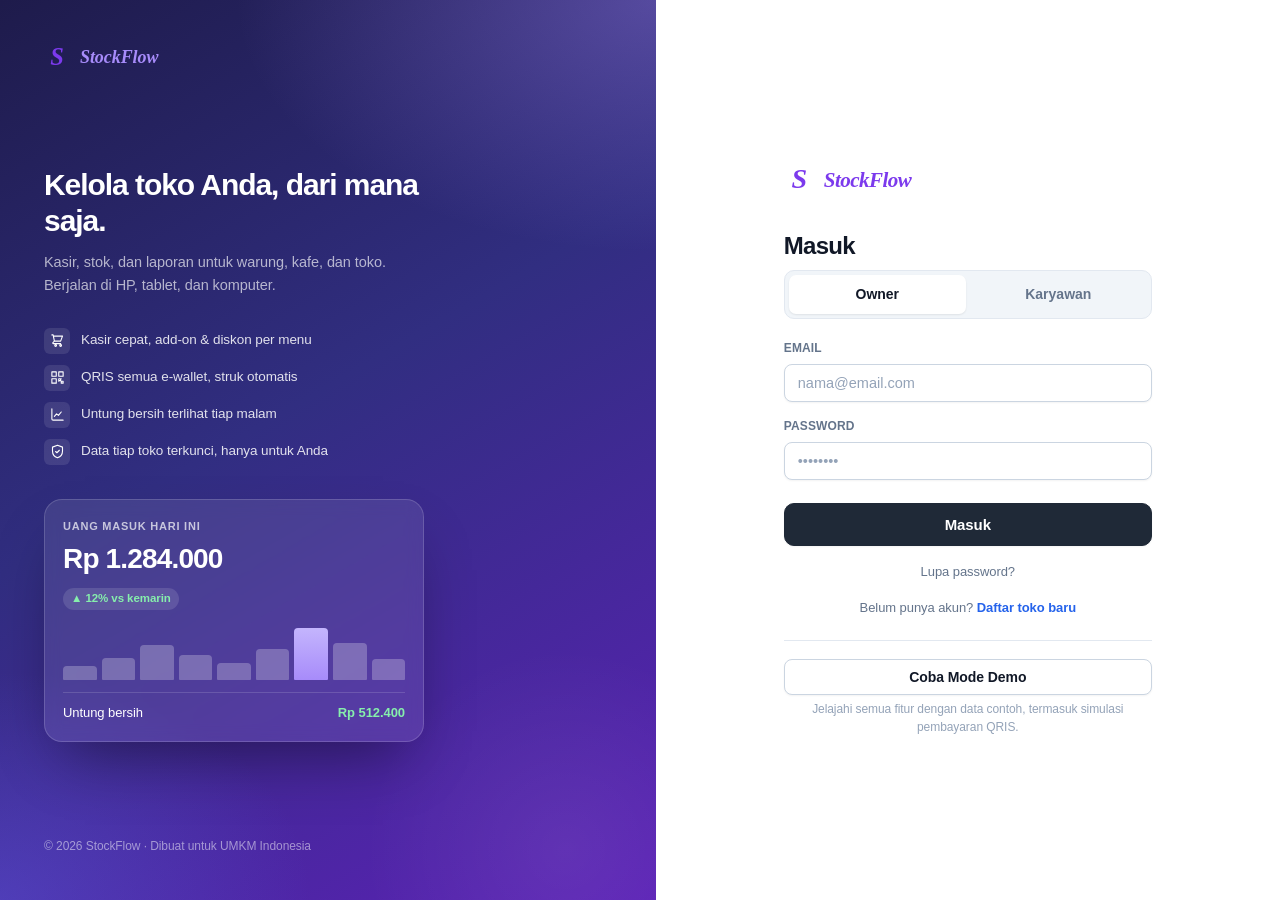
<file: inventory.html>
<!DOCTYPE html>
<html lang="id" data-theme="light">
<head>
<meta charset="UTF-8">
<meta name="viewport" content="width=device-width,initial-scale=1,viewport-fit=cover">
<meta http-equiv="Content-Security-Policy" content="default-src 'self'; script-src 'self' 'unsafe-inline'; style-src 'self' 'unsafe-inline'; img-src 'self' data: blob: https://*.supabase.co https://*.midtrans.com; connect-src 'self' https://*.supabase.co wss://*.supabase.co; font-src 'self' data:; object-src 'none'; base-uri 'self'; form-action 'self'; manifest-src 'self'; worker-src 'self'">
<meta name="referrer" content="strict-origin-when-cross-origin">
<link rel="manifest" href="manifest.webmanifest">
<link rel="icon" type="image/png" href="img/favicon-32.png">
<link rel="apple-touch-icon" href="img/apple-touch-icon.png">
<script src="js/boot.js?v=20261115b"></script>
<meta name="theme-color" content="#1F2937">
<title>Stok — StockFlow</title>
<link rel="stylesheet" href="css/app.css?v=20261115b">
</head>
<body>

<div id="app">
<div class="content">

  <div class="grid g3 mb16">
    <button class="stat" style="text-align:left;cursor:pointer" onclick="openMove('in')">
      <div class="stat-lbl c-ok"><span data-ico="arrowDown" data-ico-size="16"></span>STOK MASUK</div>
      <div class="stat-val" style="font-size:17px">Catat Pembelian</div>
      <div class="stat-sub">Barang datang dari supplier</div>
    </button>
    <button class="stat" style="text-align:left;cursor:pointer" onclick="openMove('out')">
      <div class="stat-lbl c-warn"><span data-ico="arrowUp" data-ico-size="16"></span>STOK KELUAR</div>
      <div class="stat-val" style="font-size:17px">Catat Pengeluaran</div>
      <div class="stat-sub">Pemakaian, sampel, hadiah</div>
    </button>
    <button class="stat" style="text-align:left;cursor:pointer" onclick="openMove('adjust')">
      <div class="stat-lbl c-brand"><span data-ico="scale" data-ico-size="16"></span>KOREKSI</div>
      <div class="stat-val" style="font-size:17px">Stock Opname</div>
      <div class="stat-sub">Samakan dengan hitungan fisik</div>
    </button>
  </div>

  <div class="card p0">
    <div class="card-hd">
      <h3>Riwayat Pergerakan Stok</h3>
      <div class="spacer"></div>
      <select class="select" id="fType" onchange="render()" style="width:auto">
        <option value="">Semua jenis</option>
        <option value="in">Masuk</option>
        <option value="out">Keluar</option>
        <option value="sale">Penjualan</option>
        <option value="damaged">Rusak</option>
        <option value="adjust">Koreksi</option>
        <option value="create">Produk baru</option>
        <option value="edit">Edit produk</option>
      </select>
    </div>
    <div class="table-wrap">
      <table class="tbl">
        <thead><tr>
          <th>Waktu</th>
          <th>Produk</th>
          <th>Jenis</th>
          <th class="num">Jumlah</th>
          <th class="hide-mobile">Catatan</th>
        </tr></thead>
        <tbody id="rows"></tbody>
      </table>
    </div>
  </div>

</div>
</div>

<!-- MODAL PERGERAKAN STOK -->
<div class="modal" id="mMove">
  <div class="modal-box">
    <div class="modal-hd">
      <h3 id="mTitle">Stok Masuk</h3>
      <button class="modal-x" onclick="UI.closeModal('mMove')">&times;</button>
    </div>
    <div class="modal-bd">
      <div class="field">
        <label class="label">PRODUK *</label>
        <select id="mProd" class="select" onchange="onProd()"></select>
      </div>

      <div id="curStock" class="mb16 hide" style="background:var(--surface-2);border-radius:var(--r);padding:12px;font-size:13.5px"></div>

      <div class="field">
        <label class="label" id="qtyLbl">JUMLAH *</label>
        <input type="number" id="mQty" class="input" placeholder="0" min="0" step="any" oninput="preview()">
        <div class="hint" id="qtyHint"></div>
      </div>

      <div class="field hide" id="costWrap">
        <label class="label">HARGA BELI PER UNIT</label>
        <input type="number" id="mCost" class="input" placeholder="0" min="0">
        <div class="hint">Jika diisi, harga beli produk akan diperbarui.</div>
      </div>

      <div class="field">
        <label class="label">CATATAN</label>
        <input type="text" id="mNote" class="input" placeholder="Misal: Beli dari Supplier A">
      </div>

      <div id="prevBox" class="hide" style="background:var(--brand-faint);border-radius:var(--r);padding:14px;text-align:center">
        <div class="fs12 c-mid fw7">STOK SETELAH PERUBAHAN</div>
        <div class="fs22 fw8 c-brand mono" id="prevVal">0</div>
      </div>
    </div>
    <div class="modal-ft">
      <button class="btn" onclick="UI.closeModal('mMove')">Batal</button>
      <button class="btn btn-primary" onclick="save()">Simpan</button>
    </div>
  </div>
</div>

<script src="js/icons.js?v=20261115b"></script>
<script src="js/config.js?v=20261115b"></script>
<script src="js/demo.js?v=20261115b"></script>
<script src="js/demo.js?v=20261115b"></script>
<script src="js/api.js?v=20261115b"></script>
<script src="js/auth.js?v=20261115b"></script>
<script src="js/ui.js?v=20261115b"></script>
<script>
if (!Auth.guard(true)) throw 'redirect';
var U = Auth.user();
var products = [], moves = [], mode = 'in';

UI.shell('inventory', 'Manajemen Stok');

var TYPE = {
  in:      { label: 'Masuk',     badge: 'ok',     sign: '+' },
  out:     { label: 'Keluar',    badge: 'warn',   sign: '-' },
  sale:    { label: 'Penjualan', badge: 'brand',  sign: '-' },
  damaged: { label: 'Rusak',     badge: 'danger', sign: '-' },
  adjust:  { label: 'Koreksi',   badge: '',       sign: '±' },
  create:  { label: 'Produk baru', badge: 'ok',   sign: '+' },
  edit:    { label: 'Edit produk', badge: '',     sign: '' },
};
var people = {};

async function load() {
  UI.loading(true);
  var rp_ = await API.from('products').select('*').order('name');
  var rm = await API.from('stock_movements').select('*')
            .order('created_at', false).limit(200);
  var rpp = await API.from('profiles').select('id,name');
  UI.loading(false);

  people = {};
  (rpp.data || []).forEach(function (x) { people[x.id] = x.name; });
  products = rp_.data || [];
  moves    = rm.data || [];

  document.getElementById('mProd').innerHTML =
    '<option value="">— Pilih produk —</option>' +
    products.map(function (p) {
      return '<option value="' + p.id + '">' + UI.esc(p.name) + ' (stok ' + UI.num(p.stock) + ')</option>';
    }).join('');

  render();
}

function pName(id) {
  var p = products.find(function (x) { return x.id === id; });
  return p ? p.name : '(produk dihapus)';
}

function render() {
  var ft = document.getElementById('fType').value;
  var list = ft ? moves.filter(function (m) { return m.type === ft; }) : moves;

  if (!list.length) {
    document.getElementById('rows').innerHTML =
      '<tr><td colspan="5">' + UI.empty('empty', 'Belum ada pergerakan stok', 'Catat barang yang datang dari supplier untuk memulai.', { label: 'Catat stok masuk', onclick: "openMove('in')" }) + '</td></tr>';
    return;
  }

  document.getElementById('rows').innerHTML = list.map(function (m) {
    var t = TYPE[m.type] || { label: m.type, badge: '', sign: '' };
    return '<tr>' +
      '<td class="c-mid fs13 nowrap">' + UI.dt(m.created_at) + '</td>' +
      '<td class="fw7">' + UI.esc(pName(m.product_id)) + '</td>' +
      '<td><span class="badge ' + t.badge + '">' + t.label + '</span></td>' +
      '<td class="num fw7 mono">' + (m.type === 'edit' ? '—' : t.sign + UI.num(m.qty)) + '</td>' +
      '<td class="hide-mobile c-dim fs13">' + UI.esc(m.note || '—') +
        (m.user_id && people[m.user_id] ? '<div class="fs12 c-dim">oleh ' + UI.esc(people[m.user_id]) + '</div>' : '') +
        (m.evidence_url ? '<div><a href="' + UI.esc(m.evidence_url) + '" target="_blank" rel="noopener" class="fs12">Lihat bukti</a></div>' : '') +
      '</td>' +
      '</tr>';
  }).join('');
}

/* ---------- Form ---------- */
function openMove(m) {
  mode = m;
  var titles = { in: 'Catat Stok Masuk', out: 'Catat Stok Keluar', adjust: 'Koreksi Stok (Opname)' };
  document.getElementById('mTitle').textContent = titles[m];
  document.getElementById('qtyLbl').textContent = m === 'adjust' ? 'JUMLAH STOK FISIK SEBENARNYA *' : 'JUMLAH *';
  document.getElementById('qtyHint').textContent = m === 'adjust'
    ? 'Masukkan hasil hitungan fisik. Sistem akan menyesuaikan.'
    : '';
  document.getElementById('costWrap').classList.toggle('hide', m !== 'in');

  document.getElementById('mProd').value = '';
  document.getElementById('mQty').value = '';
  document.getElementById('mCost').value = '';
  document.getElementById('mNote').value = '';
  document.getElementById('curStock').classList.add('hide');
  document.getElementById('prevBox').classList.add('hide');

  UI.openModal('mMove');
}

function onProd() {
  var p = products.find(function (x) { return x.id === document.getElementById('mProd').value; });
  var box = document.getElementById('curStock');
  if (!p) { box.classList.add('hide'); return; }

  box.classList.remove('hide');
  box.innerHTML = '<div class="row"><span class="c-mid">Stok saat ini</span><div class="spacer"></div>' +
    '<strong class="mono">' + UI.num(p.stock) + ' ' + UI.esc(p.unit || 'pcs') + '</strong></div>';
  if (mode === 'in' && Number(p.cost)) document.getElementById('mCost').value = p.cost;
  preview();
}

function preview() {
  var p = products.find(function (x) { return x.id === document.getElementById('mProd').value; });
  var q = Number(document.getElementById('mQty').value);
  var box = document.getElementById('prevBox');

  if (!p || !document.getElementById('mQty').value) { box.classList.add('hide'); return; }

  var cur = Number(p.stock) || 0;
  var next = mode === 'in' ? cur + q : mode === 'out' ? cur - q : q;

  box.classList.remove('hide');
  document.getElementById('prevVal').textContent =
    UI.num(next) + ' ' + (p.unit || 'pcs') + (next < 0 ? ' ⚠' : '');
}

async function save() {
  var pid = document.getElementById('mProd').value;
  var q   = Number(document.getElementById('mQty').value);

  if (!pid) return UI.toast('Pilih produk dulu', 'error');
  if (document.getElementById('mQty').value === '' || q < 0) return UI.toast('Jumlah tidak valid', 'error');
  if (mode !== 'adjust' && q <= 0) return UI.toast('Jumlah harus lebih dari 0', 'error');

  var p = products.find(function (x) { return x.id === pid; });
  var cur = Number(p.stock) || 0;
  var next, qty;

  if (mode === 'in')      { next = cur + q; qty = q; }
  else if (mode === 'out') {
    if (q > cur) return UI.toast('Stok tidak cukup (tersedia ' + UI.num(cur) + ')', 'error');
    next = cur - q; qty = q;
  } else { next = q; qty = Math.abs(q - cur); }

  UI.loading(true);

  var upd = { stock: next };
  if (mode === 'in') {
    var c = Number(document.getElementById('mCost').value);
    if (c > 0) upd.cost = c;
  }

  var r1 = await API.from('products').update(upd).eq('id', pid).run();
  if (r1.error) { UI.loading(false); return UI.toast(r1.error.message, 'error'); }

  var note = document.getElementById('mNote').value.trim() ||
    (mode === 'adjust' ? 'Opname: ' + UI.num(cur) + ' → ' + UI.num(next) : '');

  await API.from('stock_movements').insert({
    business_id: U.business_id, product_id: pid, type: mode,
    qty: qty, cost: Number(document.getElementById('mCost').value) || 0,
    note: note, user_id: U.id,
  }).select('id');

  UI.loading(false);
  UI.toast('Stok diperbarui', 'ok');
  UI.closeModal('mMove');
  load();
}

load();
</script>
</body>
</html>
</file>
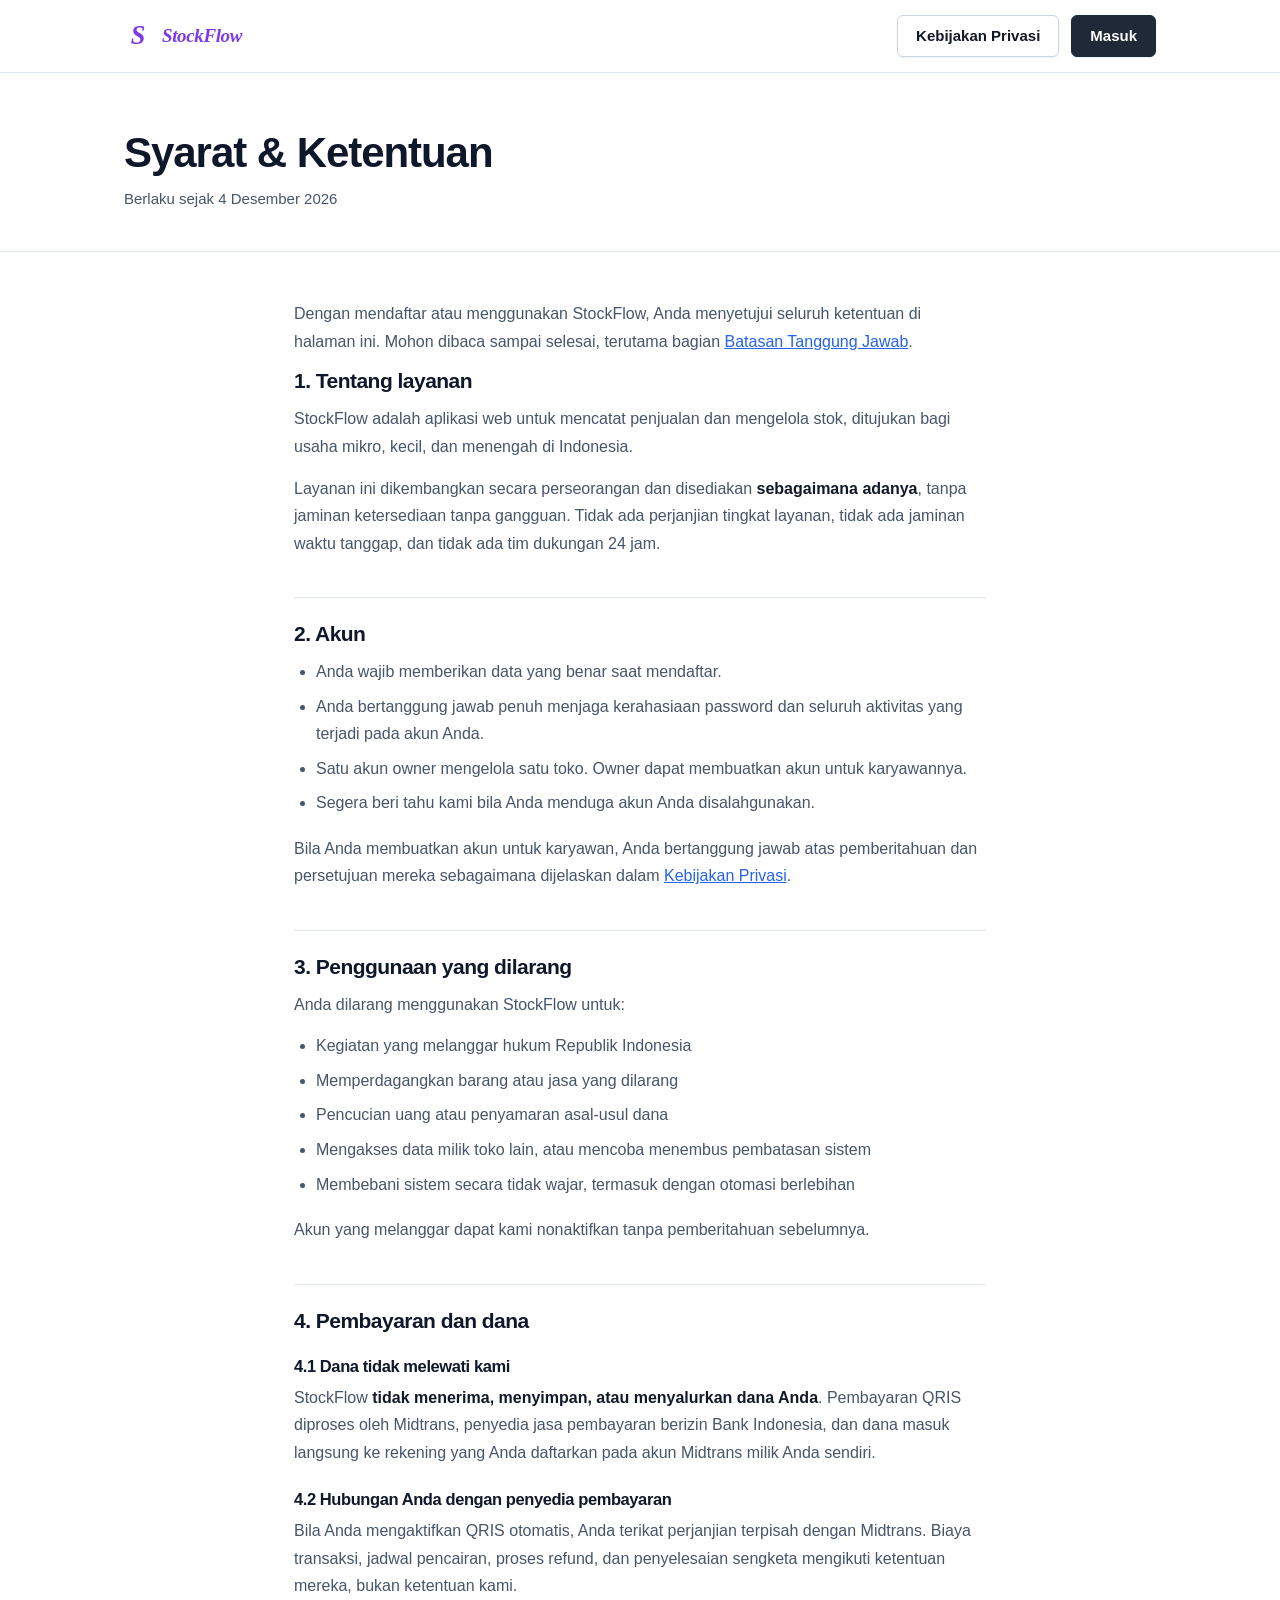
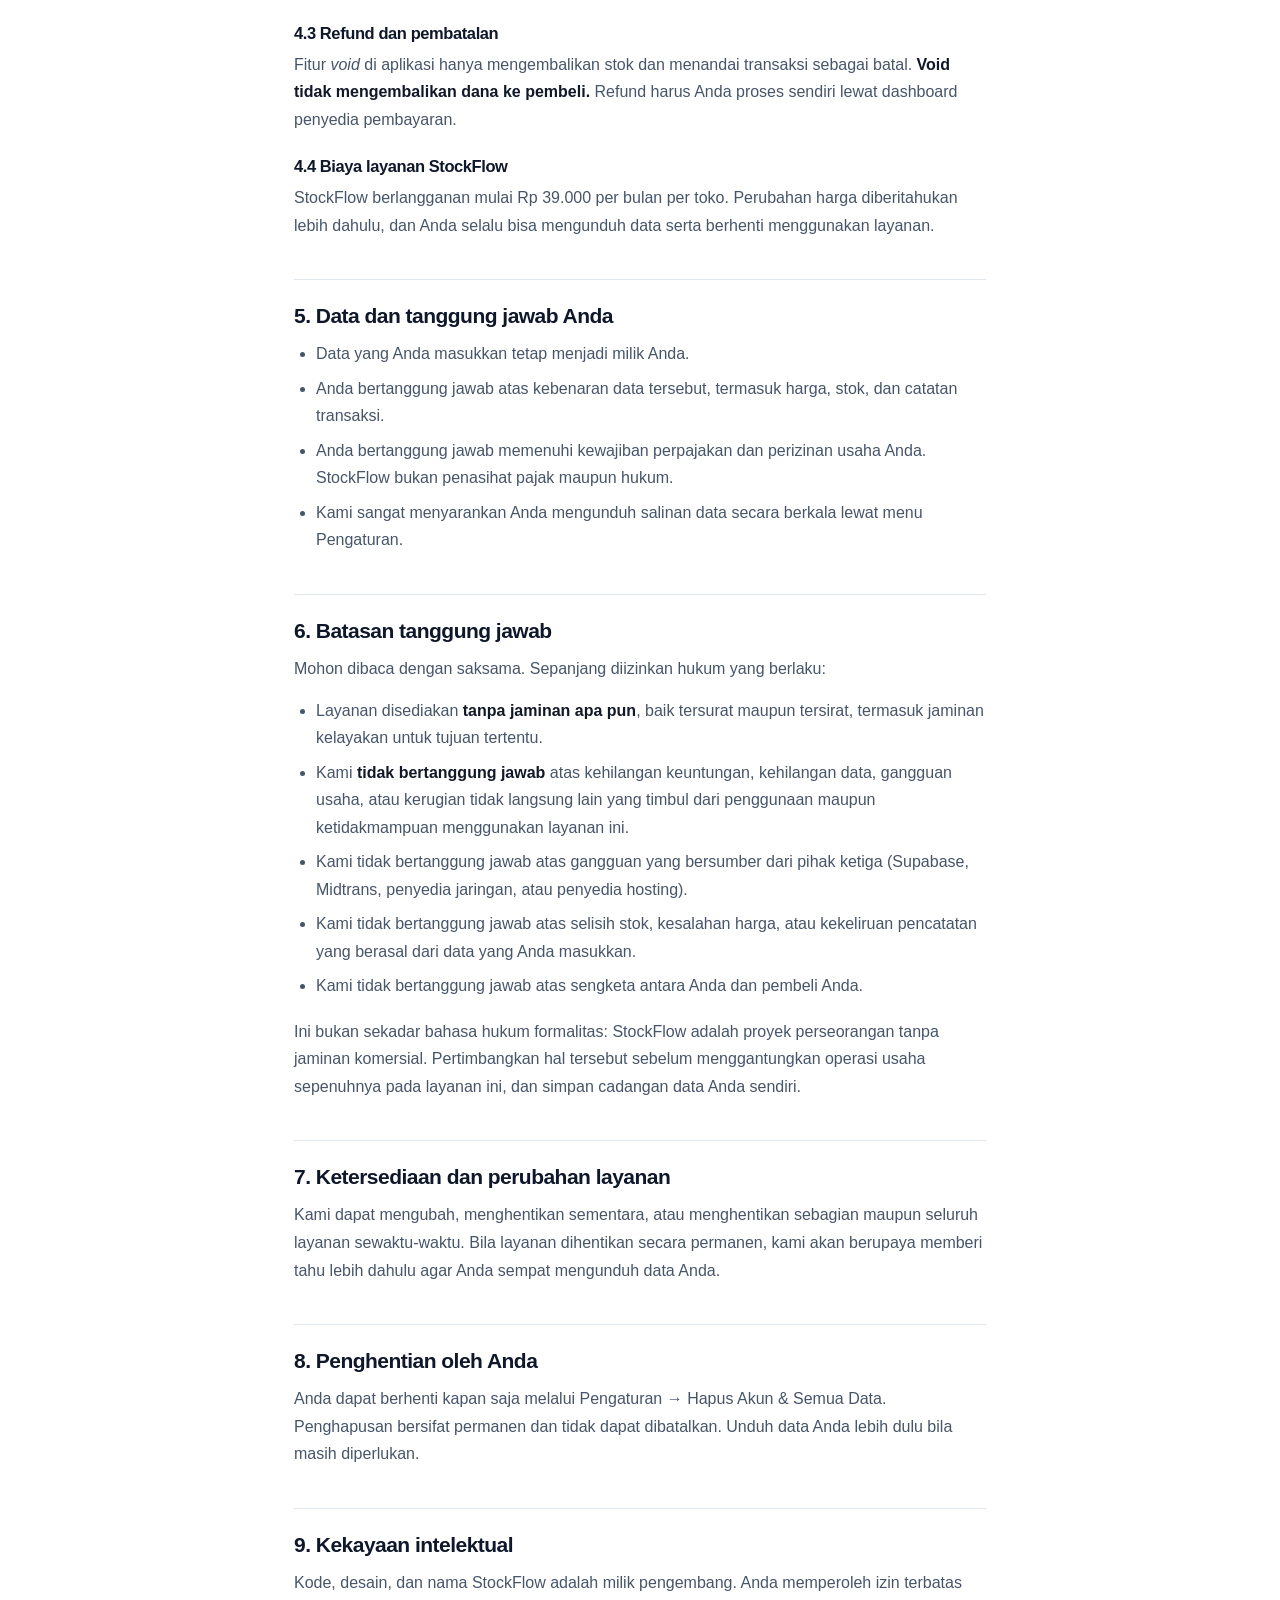
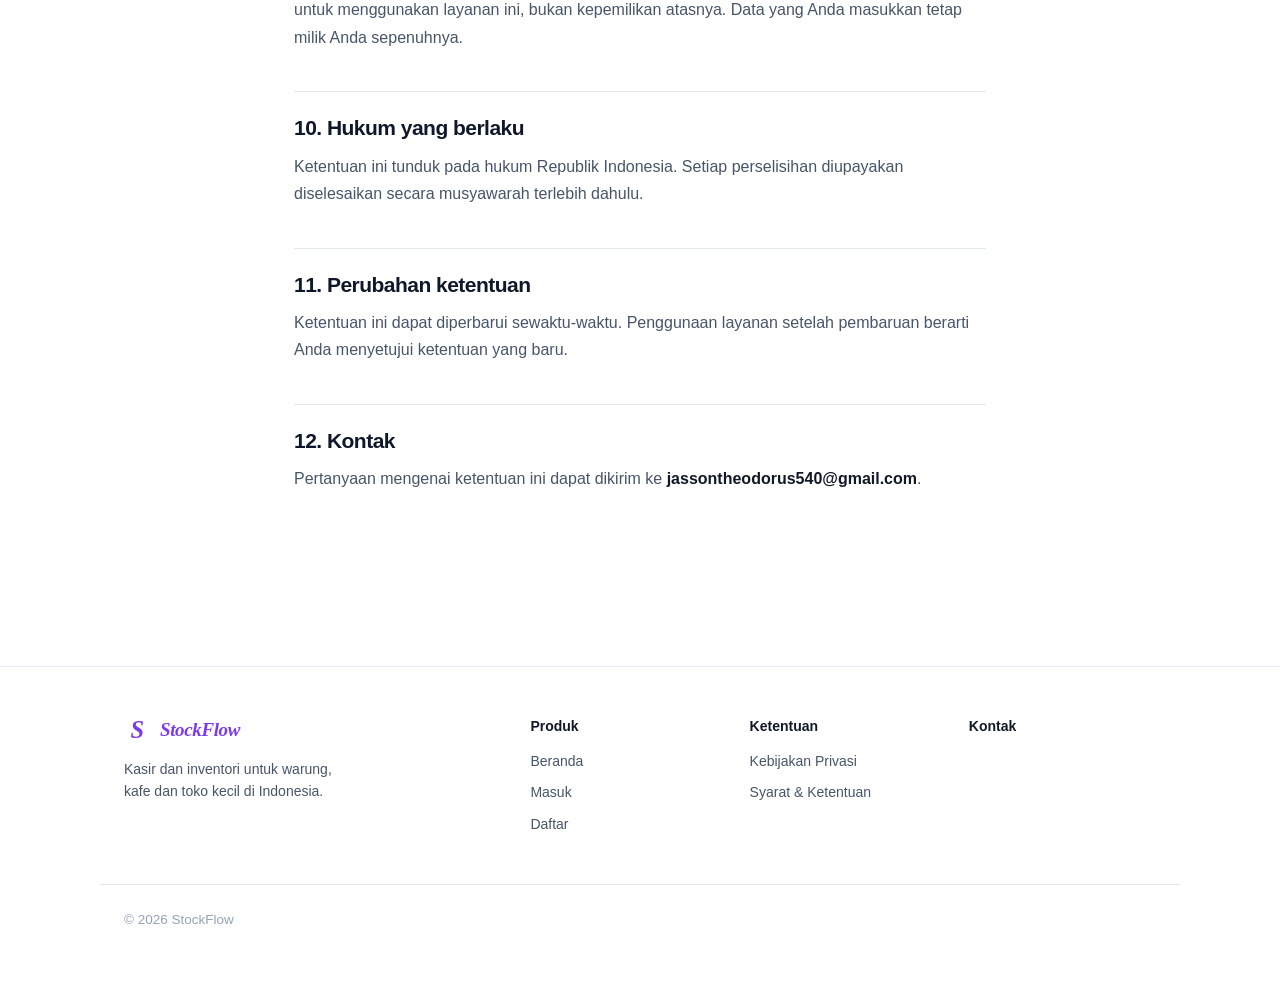
<file: ketentuan.html>
<!DOCTYPE html>
<html lang="id">
<head>
<meta charset="UTF-8">
<meta name="viewport" content="width=device-width,initial-scale=1">
<meta http-equiv="Content-Security-Policy" content="default-src 'self'; script-src 'self' 'unsafe-inline'; style-src 'self' 'unsafe-inline'; img-src 'self' data: blob: https://*.supabase.co https://*.midtrans.com; connect-src 'self' https://*.supabase.co wss://*.supabase.co; font-src 'self' data:; object-src 'none'; base-uri 'self'; form-action 'self'; manifest-src 'self'; worker-src 'self'">
<meta name="referrer" content="strict-origin-when-cross-origin">
<link rel="manifest" href="manifest.webmanifest">
<link rel="icon" type="image/png" href="img/favicon-32.png">
<link rel="apple-touch-icon" href="img/apple-touch-icon.png">
<script src="js/boot.js?v=20261115b"></script>
<meta name="theme-color" content="#1F2937">
<title>Syarat & Ketentuan , StockFlow</title>
<meta name="description" content="Syarat dan Ketentuan penggunaan StockFlow: hak dan kewajiban pengguna, batasan tanggung jawab, dan ketentuan pembayaran.">
<link rel="stylesheet" href="css/landing.css?v=20261115b">
</head>
<body>

<nav class="nav"><div class="nav-in"><a href="index.html" class="brand"><span id="navLogo"></span><span>StockFlow</span></a><div class="spacer"></div><a href="privasi.html" class="btn">Kebijakan Privasi</a><a href="masuk.html" class="btn btn-primary">Masuk</a></div></nav>




<header class="doc-hero"><div class="wrap">
  <h1>Syarat &amp; Ketentuan</h1>
  <p>Berlaku sejak <span id="eff"></span></p>
</div></header>

<main class="doc-body">
<p>
    Dengan mendaftar atau menggunakan StockFlow, Anda menyetujui seluruh ketentuan
    di halaman ini. Mohon dibaca sampai selesai, terutama bagian
    <a href="#tanggung-jawab">Batasan Tanggung Jawab</a>.
  </p>

  <h2>1. Tentang layanan</h2>
  <p>
    StockFlow adalah aplikasi web untuk mencatat penjualan dan mengelola stok, ditujukan
    bagi usaha mikro, kecil, dan menengah di Indonesia.
  </p>
  <p>
    Layanan ini dikembangkan secara perseorangan dan disediakan <strong>sebagaimana
    adanya</strong>, tanpa jaminan ketersediaan tanpa gangguan. Tidak ada perjanjian
    tingkat layanan, tidak ada jaminan waktu tanggap, dan tidak ada tim dukungan 24 jam.
  </p>

  <h2>2. Akun</h2>
  <ul>
    <li>Anda wajib memberikan data yang benar saat mendaftar.</li>
    <li>Anda bertanggung jawab penuh menjaga kerahasiaan password dan seluruh aktivitas yang terjadi pada akun Anda.</li>
    <li>Satu akun owner mengelola satu toko. Owner dapat membuatkan akun untuk karyawannya.</li>
    <li>Segera beri tahu kami bila Anda menduga akun Anda disalahgunakan.</li>
  </ul>
  <p>
    Bila Anda membuatkan akun untuk karyawan, Anda bertanggung jawab atas pemberitahuan
    dan persetujuan mereka sebagaimana dijelaskan dalam
    <a href="privasi.html">Kebijakan Privasi</a>.
  </p>

  <h2>3. Penggunaan yang dilarang</h2>
  <p>Anda dilarang menggunakan StockFlow untuk:</p>
  <ul>
    <li>Kegiatan yang melanggar hukum Republik Indonesia</li>
    <li>Memperdagangkan barang atau jasa yang dilarang</li>
    <li>Pencucian uang atau penyamaran asal-usul dana</li>
    <li>Mengakses data milik toko lain, atau mencoba menembus pembatasan sistem</li>
    <li>Membebani sistem secara tidak wajar, termasuk dengan otomasi berlebihan</li>
  </ul>
  <p>Akun yang melanggar dapat kami nonaktifkan tanpa pemberitahuan sebelumnya.</p>

  <h2>4. Pembayaran dan dana</h2>

  <h3>4.1 Dana tidak melewati kami</h3>
  <p>
    StockFlow <strong>tidak menerima, menyimpan, atau menyalurkan dana Anda</strong>.
    Pembayaran QRIS diproses oleh Midtrans, penyedia jasa pembayaran berizin Bank
    Indonesia, dan dana masuk langsung ke rekening yang Anda daftarkan pada akun
    Midtrans milik Anda sendiri.
  </p>

  <h3>4.2 Hubungan Anda dengan penyedia pembayaran</h3>
  <p>
    Bila Anda mengaktifkan QRIS otomatis, Anda terikat perjanjian terpisah dengan
    Midtrans. Biaya transaksi, jadwal pencairan, proses refund, dan penyelesaian
    sengketa mengikuti ketentuan mereka, bukan ketentuan kami.
  </p>

  <h3>4.3 Refund dan pembatalan</h3>
  <p>
    Fitur <em>void</em> di aplikasi hanya mengembalikan stok dan menandai transaksi
    sebagai batal. <strong>Void tidak mengembalikan dana ke pembeli.</strong> Refund
    harus Anda proses sendiri lewat dashboard penyedia pembayaran.
  </p>

  <h3>4.4 Biaya layanan StockFlow</h3>
  <p>
    StockFlow berlangganan mulai Rp 39.000 per bulan per toko. Perubahan harga
    diberitahukan lebih dahulu, dan Anda selalu bisa mengunduh data serta berhenti
    menggunakan layanan.
  </p>

  <h2>5. Data dan tanggung jawab Anda</h2>
  <ul>
    <li>Data yang Anda masukkan tetap menjadi milik Anda.</li>
    <li>Anda bertanggung jawab atas kebenaran data tersebut, termasuk harga, stok, dan catatan transaksi.</li>
    <li>Anda bertanggung jawab memenuhi kewajiban perpajakan dan perizinan usaha Anda. StockFlow bukan penasihat pajak maupun hukum.</li>
    <li>Kami sangat menyarankan Anda mengunduh salinan data secara berkala lewat menu Pengaturan.</li>
  </ul>

  <h2 id="tanggung-jawab">6. Batasan tanggung jawab</h2>
  <p>Mohon dibaca dengan saksama. Sepanjang diizinkan hukum yang berlaku:</p>
  <ul>
    <li>
      Layanan disediakan <strong>tanpa jaminan apa pun</strong>, baik tersurat maupun
      tersirat, termasuk jaminan kelayakan untuk tujuan tertentu.
    </li>
    <li>
      Kami <strong>tidak bertanggung jawab</strong> atas kehilangan keuntungan,
      kehilangan data, gangguan usaha, atau kerugian tidak langsung lain yang timbul
      dari penggunaan maupun ketidakmampuan menggunakan layanan ini.
    </li>
    <li>
      Kami tidak bertanggung jawab atas gangguan yang bersumber dari pihak ketiga
      (Supabase, Midtrans, penyedia jaringan, atau penyedia hosting).
    </li>
    <li>
      Kami tidak bertanggung jawab atas selisih stok, kesalahan harga, atau kekeliruan
      pencatatan yang berasal dari data yang Anda masukkan.
    </li>
    <li>
      Kami tidak bertanggung jawab atas sengketa antara Anda dan pembeli Anda.
    </li>
  </ul>
  <p>
    Ini bukan sekadar bahasa hukum formalitas: StockFlow adalah proyek perseorangan
    tanpa jaminan komersial. Pertimbangkan hal tersebut sebelum menggantungkan operasi
    usaha sepenuhnya pada layanan ini, dan simpan cadangan data Anda sendiri.
  </p>

  <h2>7. Ketersediaan dan perubahan layanan</h2>
  <p>
    Kami dapat mengubah, menghentikan sementara, atau menghentikan sebagian maupun
    seluruh layanan sewaktu-waktu. Bila layanan dihentikan secara permanen, kami akan
    berupaya memberi tahu lebih dahulu agar Anda sempat mengunduh data Anda.
  </p>

  <h2>8. Penghentian oleh Anda</h2>
  <p>
    Anda dapat berhenti kapan saja melalui Pengaturan &rarr; Hapus Akun &amp; Semua Data.
    Penghapusan bersifat permanen dan tidak dapat dibatalkan. Unduh data Anda lebih dulu
    bila masih diperlukan.
  </p>

  <h2>9. Kekayaan intelektual</h2>
  <p>
    Kode, desain, dan nama StockFlow adalah milik pengembang. Anda memperoleh izin
    terbatas untuk menggunakan layanan ini, bukan kepemilikan atasnya. Data yang Anda
    masukkan tetap milik Anda sepenuhnya.
  </p>

  <h2>10. Hukum yang berlaku</h2>
  <p>
    Ketentuan ini tunduk pada hukum Republik Indonesia. Setiap perselisihan diupayakan
    diselesaikan secara musyawarah terlebih dahulu.
  </p>

  <h2>11. Perubahan ketentuan</h2>
  <p>
    Ketentuan ini dapat diperbarui sewaktu-waktu. Penggunaan layanan setelah pembaruan
    berarti Anda menyetujui ketentuan yang baru.
  </p>

  <h2>12. Kontak</h2>
  <p>Pertanyaan mengenai ketentuan ini dapat dikirim ke <strong><span id="mail"></span></strong>.</p>
</main>

<footer class="foot">
  <div class="foot-in">
    <div class="foot-about">
      <a href="index.html" class="brand"><span id="footLogo"></span><span>StockFlow</span></a>
      <p>Kasir dan inventori untuk warung, kafe dan toko kecil di Indonesia.</p>
    </div>
    <div class="foot-col"><b>Produk</b>
      <a href="index.html">Beranda</a><a href="masuk.html">Masuk</a>
      <a href="masuk.html?daftar=1">Daftar</a></div>
    <div class="foot-col"><b>Ketentuan</b>
      <a href="privasi.html">Kebijakan Privasi</a>
      <a href="ketentuan.html">Syarat &amp; Ketentuan</a></div>
    <div class="foot-col"><b>Kontak</b>
      <span style="font-size:14px;color:var(--text-mid)" id="mail"></span></div>
  </div>
  <div class="foot-last">&copy; <span id="yr"></span> StockFlow</div>
</footer>

<script src="js/icons.js?v=20261115b"></script>
<script>
document.getElementById('navLogo').innerHTML  = Icons.logo(28);
document.getElementById('footLogo').innerHTML = Icons.logo(26);
document.getElementById('yr').textContent = new Date().getFullYear();
document.getElementById('eff').textContent =
  new Date().toLocaleDateString('id-ID', { day:'numeric', month:'long', year:'numeric' });
document.getElementById('mail').textContent = ['jassontheodorus540','gmail.com'].join('@');
</script>

</body>
</html>
</file>
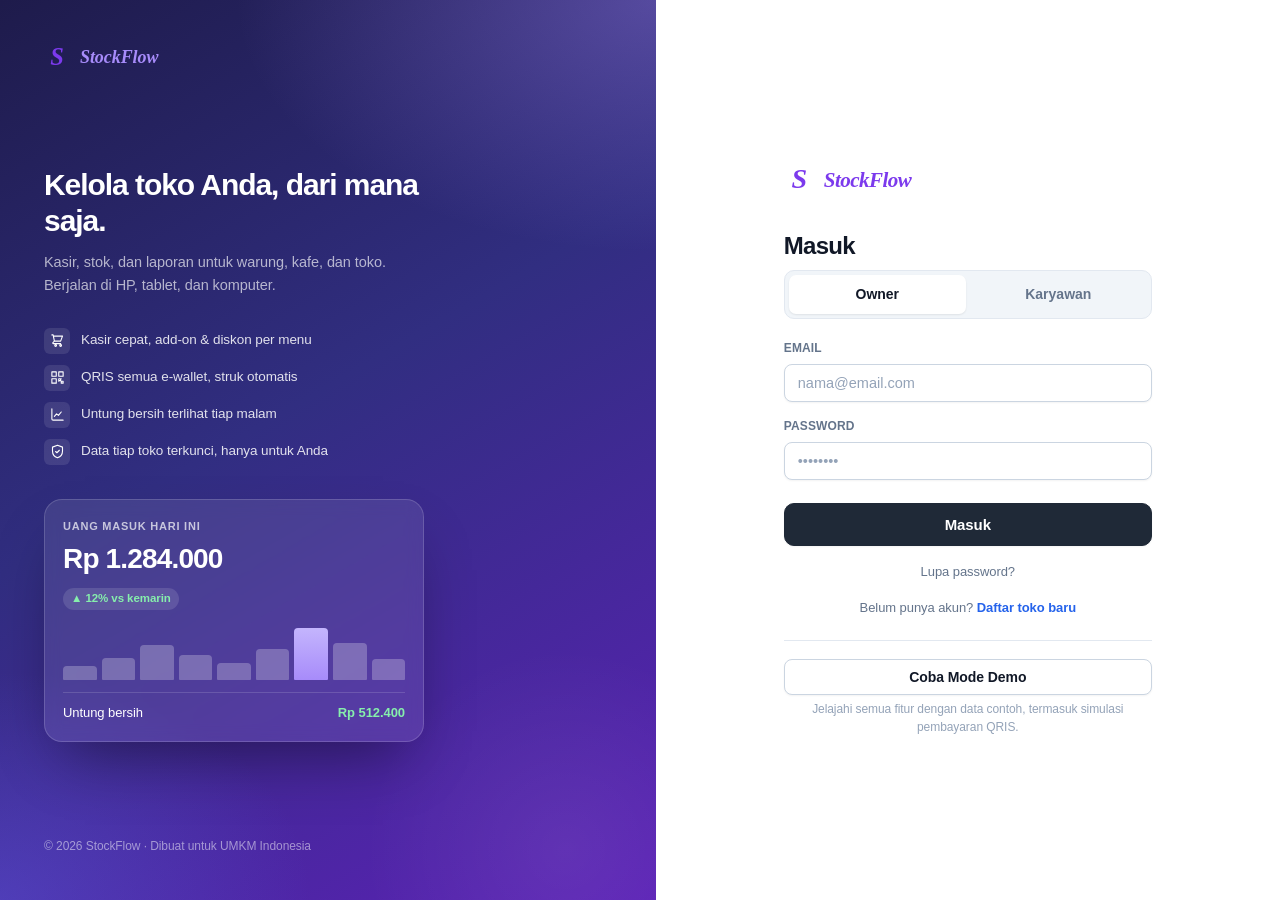
<file: masuk.html>
<!DOCTYPE html>
<html lang="id" data-theme="light">
<head>
<meta charset="UTF-8">
<meta name="viewport" content="width=device-width,initial-scale=1,viewport-fit=cover">
<meta http-equiv="Content-Security-Policy" content="default-src 'self'; script-src 'self' 'unsafe-inline'; style-src 'self' 'unsafe-inline'; img-src 'self' data: blob: https://*.supabase.co https://*.midtrans.com; connect-src 'self' https://*.supabase.co wss://*.supabase.co; font-src 'self' data:; object-src 'none'; base-uri 'self'; form-action 'self'; manifest-src 'self'; worker-src 'self'">
<meta name="referrer" content="strict-origin-when-cross-origin">
<link rel="manifest" href="manifest.webmanifest">
<link rel="icon" type="image/png" href="img/favicon-32.png">
<link rel="apple-touch-icon" href="img/apple-touch-icon.png">
<script src="js/boot.js?v=20261115b"></script>
<meta name="theme-color" content="#1F2937">
<meta name="robots" content="noindex">
<title>Masuk — StockFlow</title>
<link rel="stylesheet" href="css/app.css?v=20261115b">
</head>
<body>

<div class="auth">
  <div class="auth-art">
    <a href="index.html" class="auth-art-top" style="text-decoration:none">
      <span id="artLogo"></span><span>StockFlow</span>
    </a>

    <div style="position:relative;z-index:1">
      <h2>Kelola toko Anda, dari mana saja.</h2>
      <p>Kasir, stok, dan laporan untuk warung, kafe, dan toko.
         Berjalan di HP, tablet, dan komputer.</p>
      <div class="auth-feats" id="artFeats"></div>
      <div class="auth-peek" aria-hidden="true">
        <div class="ap-l">UANG MASUK HARI INI</div>
        <div class="ap-big">Rp 1.284.000</div>
        <span class="ap-up">&#9650; 12% vs kemarin</span>
        <div class="ap-bars"><i style="height:25%"></i><i style="height:40%"></i><i style="height:62%"></i><i style="height:44%"></i><i style="height:30%"></i><i style="height:55%"></i><i style="height:92%" class="pk"></i><i style="height:66%"></i><i style="height:38%"></i></div>
        <div class="ap-row"><span>Untung bersih</span><b>Rp 512.400</b></div>
      </div>
    </div>

    <div class="auth-art-foot">
      &copy; <span id="yr"></span> StockFlow &middot; Dibuat untuk UMKM Indonesia
    </div>
  </div>

  <div class="auth-form">
    <div class="auth-inner">
      <a href="index.html" class="auth-logo" style="text-decoration:none">
        <span id="formLogo"></span><span>StockFlow</span>
      </a>

      <div id="cfgWarn" class="notice warn hide mb20"><div><strong>Setup belum selesai</strong>
        Buka <code>js/config.js</code> dan isi <code>SUPABASE_URL</code> + <code>SUPABASE_ANON_KEY</code>.
        Panduan lengkap ada di <code>README.md</code>.</div></div>

      <div id="cfgProblem" class="notice danger hide mb20"><div><strong>Ada yang salah di js/config.js</strong>
        <span id="cfgProblemMsg"></span></div></div>

      <div id="expiredWarn" class="notice plain hide mb20"><div>Sesi Anda berakhir. Silakan masuk kembali.</div></div>

      <!-- ============ MASUK ============ -->
      <div id="vLogin">
        <h1>Masuk</h1>
        <div class="seg mb20" role="tablist">
          <button type="button" class="seg-btn on" onclick="show('vLogin')">Owner</button>
          <button type="button" class="seg-btn" onclick="show('vStaff')">Karyawan</button>
        </div>

        <form onsubmit="doLogin();return false">
          <div class="field">
            <label class="label" for="lEmail">EMAIL</label>
            <input type="email" id="lEmail" class="input" placeholder="nama@email.com"
                   autocomplete="username" required>
          </div>
          <div class="field">
            <label class="label" for="lPass">PASSWORD</label>
            <input type="password" id="lPass" class="input" placeholder="&bull;&bull;&bull;&bull;&bull;&bull;&bull;&bull;"
                   autocomplete="current-password" required>
          </div>
          <button type="submit" class="btn btn-primary btn-block btn-lg mt8" id="loginBtn">Masuk</button>
        </form>

        <p class="tc mt16 fs13">
          <a href="#" onclick="show('vForgot');return false" class="c-mid">Lupa password?</a>
        </p>

        <p class="tc mt16 c-mid fs13">
          Belum punya akun? <a href="#" onclick="show('vSignup');return false" class="fw7">Daftar toko baru</a>
        </p>

        <div style="border-top:1px solid var(--border);margin-top:22px;padding-top:18px">
          <button class="btn btn-block" onclick="startDemo()" id="demoBtn">Coba Mode Demo</button>
          <div class="hint tc">Jelajahi semua fitur dengan data contoh, termasuk simulasi pembayaran QRIS.</div>
        </div>
      </div>

      <!-- ============ KODE 6 ANGKA (2FA) ============ -->
      <div id="vMfa" class="hide">
        <h1>Verifikasi 2 langkah</h1>
        <p class="sub">Buka aplikasi autentikator (mis. Google Authenticator) dan masukkan kode 6 angka untuk StockFlow.</p>
        <form onsubmit="doMfa();return false">
          <div class="field">
            <label class="label" for="mfaCode">KODE</label>
            <input type="text" id="mfaCode" class="input mono" inputmode="numeric" autocomplete="one-time-code"
                   maxlength="6" placeholder="123456" style="font-size:24px;letter-spacing:.3em;text-align:center" required>
          </div>
          <button type="submit" class="btn btn-primary btn-block btn-lg mt8" id="mfaBtn">Verifikasi</button>
        </form>
        <p class="tc mt16 fs13"><a href="#" onclick="show('vLogin');return false" class="c-mid">Kembali</a></p>
      </div>

      <!-- ============ MASUK KARYAWAN ============ -->
      <div id="vStaff" class="hide">
        <h1>Masuk</h1>
        <div class="seg mb20" role="tablist">
          <button type="button" class="seg-btn" onclick="show('vLogin')">Owner</button>
          <button type="button" class="seg-btn on" onclick="show('vStaff')">Karyawan</button>
        </div>

        <form onsubmit="doStaffLogin();return false">
          <div class="field">
            <label class="label" for="kUser">USERNAME</label>
            <input type="text" id="kUser" class="input" placeholder="misal: budi"
                   autocomplete="username" autocapitalize="none" spellcheck="false" required>
          </div>
          <div class="field">
            <label class="label" for="kCode">KODE UNIK</label>
            <input type="text" id="kCode" class="input mono" placeholder="Dari owner, misal K7Q2XM4P"
                   autocomplete="off" autocapitalize="characters" spellcheck="false"
                   style="letter-spacing:.12em;text-transform:uppercase" required>
          </div>
          <button type="submit" class="btn btn-primary btn-block btn-lg mt8" id="staffBtn">Masuk</button>
        </form>
      </div>

      <!-- ============ DAFTAR ============ -->
      <div id="vSignup" class="hide">
        <h1>Daftar Toko</h1>
        <p class="sub">Buat akun owner dengan kode aktivasi dari StockFlow.</p>

        <form onsubmit="doSignup();return false">
          <div class="field">
            <label class="label" for="sCode">KODE AKTIVASI</label>
            <input type="text" id="sCode" class="input mono" placeholder="SF-XXXX-XXXX" autocomplete="off"
                   autocapitalize="characters" spellcheck="false" style="letter-spacing:.1em;text-transform:uppercase" required>
            <div class="hint">Belum punya kode? <a href="https://wa.me/6285609339578?text=Halo%2C%20saya%20ingin%20mendapatkan%20kode%20aktivasi%20StockFlow." target="_blank" rel="noopener" class="fw7">Minta lewat WhatsApp</a></div>
          </div>
          <div class="field">
            <label class="label" for="sBiz">NAMA TOKO</label>
            <input type="text" id="sBiz" class="input" placeholder="Toko Maju Jaya" required>
          </div>
          <div class="field">
            <label class="label" for="sName">NAMA ANDA</label>
            <input type="text" id="sName" class="input" placeholder="Nama lengkap"
                   autocomplete="name" required>
          </div>
          <div class="field">
            <label class="label" for="sEmail">EMAIL</label>
            <input type="email" id="sEmail" class="input" placeholder="nama@email.com"
                   autocomplete="username" required>
          </div>
          <div class="field">
            <label class="label" for="sPass">PASSWORD</label>
            <input type="password" id="sPass" class="input" placeholder="Min. 8 karakter, huruf + angka"
                   autocomplete="new-password" required>
            <div class="hint">Gunakan password yang belum Anda pakai di layanan lain.</div>
          </div>
          <button type="submit" class="btn btn-primary btn-block btn-lg mt8" id="signupBtn">
            Daftar &amp; Mulai
          </button>
        </form>

        <p class="tc mt24 c-mid fs13">
          Sudah punya akun? <a href="#" onclick="show('vLogin');return false" class="fw7">Masuk di sini</a>
        </p>
      </div>

      <!-- ============ LENGKAPI TOKO ============ -->
      <div id="vSetup" class="hide">
        <h1>Selesaikan Pendaftaran</h1>
        <p class="sub">Akun Anda sudah aktif. Tinggal satu langkah lagi.</p>

        <div class="notice ok mb20"><div>Masuk sebagai <strong id="setupEmail">&mdash;</strong></div></div>

        <form onsubmit="doSetup();return false">
          <div class="field">
            <label class="label" for="cCode">KODE AKTIVASI</label>
            <input type="text" id="cCode" class="input mono" placeholder="SF-XXXX-XXXX" autocomplete="off"
                   autocapitalize="characters" spellcheck="false" style="letter-spacing:.1em;text-transform:uppercase" required>
            <div class="hint">Belum punya kode? <a href="https://wa.me/6285609339578?text=Halo%2C%20saya%20ingin%20mendapatkan%20kode%20aktivasi%20StockFlow." target="_blank" rel="noopener" class="fw7">Minta lewat WhatsApp</a></div>
          </div>
          <div class="field">
            <label class="label" for="cBiz">NAMA TOKO</label>
            <input type="text" id="cBiz" class="input" placeholder="Toko Maju Jaya" required>
          </div>
          <div class="field">
            <label class="label" for="cName">NAMA ANDA</label>
            <input type="text" id="cName" class="input" placeholder="Nama lengkap" required>
          </div>
          <button type="submit" class="btn btn-primary btn-block btn-lg mt8" id="setupBtn">
            Buat Toko &amp; Mulai
          </button>
        </form>

        <p class="tc mt16 fs13">
          <a href="#" onclick="Auth.logout();return false" class="c-mid">Keluar dan pakai akun lain</a>
        </p>
      </div>

      <!-- ============ LUPA PASSWORD ============ -->
      <div id="vForgot" class="hide">
        <h1>Lupa Password</h1>
        <p class="sub">Kami kirim tautan pengaturan ulang ke email Anda.</p>

        <form onsubmit="doForgot();return false">
          <div class="field">
            <label class="label" for="fEmail">EMAIL</label>
            <input type="email" id="fEmail" class="input" placeholder="nama@email.com" required>
          </div>
          <button type="submit" class="btn btn-primary btn-block btn-lg mt8">Kirim Tautan</button>
        </form>

        <div id="forgotDone" class="notice ok hide mt16"><div>Jika email tersebut terdaftar, tautan pengaturan ulang sudah dikirim. Periksa juga folder spam.</div></div>

        <p class="tc mt24 c-mid fs13">
          <a href="#" onclick="show('vLogin');return false" class="fw7">Kembali ke halaman masuk</a>
        </p>
      </div>
    </div>
  </div>
</div>

<script src="js/icons.js?v=20261115b"></script>
<script src="js/config.js?v=20261115b"></script>
<script src="js/demo.js?v=20261115b"></script>
<script src="js/api.js?v=20261115b"></script>
<script src="js/auth.js?v=20261115b"></script>
<script src="js/ui.js?v=20261115b"></script>
<script>
document.getElementById('yr').textContent = new Date().getFullYear();
document.getElementById('artLogo').innerHTML  = Icons.logo(26);
document.getElementById('formLogo').innerHTML = Icons.logo(30);
document.getElementById('artFeats').innerHTML = [
  ['pos',   'Kasir cepat, add-on & diskon per menu'],
  ['qr',    'QRIS semua e-wallet, struk otomatis'],
  ['chart', 'Untung bersih terlihat tiap malam'],
  ['shield','Data tiap toko terkunci, hanya untuk Anda'],
].map(function (f) {
  return '<div class="auth-feat"><i>' + Icons.svg(f[0], 15) + '</i>' + f[1] + '</div>';
}).join('');

if (Auth.isLogged()) location.replace(Auth.home());

/* Datang dari link konfirmasi email: sesi ada, toko belum dibuat.
   Langsung tawarkan penyelesaiannya daripada memaksa login ulang. */
var _resumeSetup = !Demo.on() && Auth.needsSetup();
if (!SF_CONFIGURED && !Demo.on()) document.getElementById('cfgWarn').classList.remove('hide');

if (SF_CONFIG_PROBLEM && !Demo.on()) {
  document.getElementById('cfgProblemMsg').textContent = SF_CONFIG_PROBLEM;
  document.getElementById('cfgProblem').classList.remove('hide');
}
if (new URLSearchParams(location.search).get('daftar')) show('vSignup');
/* Tautan dari admin bisa membawa kode: masuk.html?kode=SF-XXXX-XXXX */
(function () {
  var k = new URLSearchParams(location.search).get('kode');
  if (!k) return;
  document.getElementById('sCode').value = k.toUpperCase();
  show('vSignup');
})();
if (new URLSearchParams(location.search).get('expired')) {
  document.getElementById('expiredWarn').classList.remove('hide');
}

function show(id) {
  ['vLogin', 'vStaff', 'vMfa', 'vSignup', 'vForgot', 'vSetup'].forEach(function (v) {
    document.getElementById(v).classList.toggle('hide', v !== id);
  });
}

/* Tampilkan layar "lengkapi toko" dan isi apa yang sudah diketahui */
function showSetup(prefillName) {
  var u = Auth.user() || {};
  document.getElementById('setupEmail').textContent = u.email || '';
  if (prefillName) document.getElementById('cName').value = prefillName;
  try {
    var pc = localStorage.getItem('sf5_pending_code');
    if (pc) document.getElementById('cCode').value = pc;
  } catch (e) {}
  show('vSetup');
}

async function doSetup() {
  var bizName = document.getElementById('cBiz').value.trim();
  var name    = document.getElementById('cName').value.trim();
  var code    = document.getElementById('cCode').value.trim();
  if (!code) return UI.toast('Masukkan kode aktivasi', 'error');
  if (!bizName || !name) return UI.toast('Lengkapi semua kolom', 'error');

  var btn = document.getElementById('setupBtn');
  btn.disabled = true;
  UI.loading(true);

  var r = await Auth.completeSetup({ bizName: bizName, name: name, code: code });

  UI.loading(false);
  btn.disabled = false;

  if (r.ok) {
    UI.toast('Toko berhasil dibuat!', 'ok');
    setTimeout(function () { location.href = Auth.home(); }, 450);
  } else {
    UI.toast(r.msg, 'error');
  }
}

async function doLogin() {
  var email = document.getElementById('lEmail').value.trim();
  var pass  = document.getElementById('lPass').value;
  if (!email || !pass) return UI.toast('Isi email dan password', 'error');

  var btn = document.getElementById('loginBtn');
  btn.disabled = true;
  UI.loading(true);

  var r = await Auth.login(email, pass);

  UI.loading(false);
  btn.disabled = false;

  if (r.ok) {
    UI.toast('Selamat datang!', 'ok');
    setTimeout(function () { location.href = Auth.home(); }, 350);
  } else if (r.needMfa) {
    show('vMfa');
    setTimeout(function () { document.getElementById('mfaCode').focus(); }, 60);
  } else if (r.needSetup) {
    /* Akun aktif tapi tokonya belum dibuat — selesaikan di sini */
    UI.toast(r.msg, 'warn');
    showSetup();
  } else {
    UI.toast(r.msg, 'error');
  }
}

async function doMfa() {
  var code = document.getElementById('mfaCode').value.replace(/\D/g, '');
  var btn = document.getElementById('mfaBtn');
  btn.disabled = true; UI.loading(true);
  var r = await Auth.verifyLoginMfa(code);
  UI.loading(false); btn.disabled = false;
  if (r.ok) {
    UI.toast('Selamat datang!', 'ok');
    setTimeout(function () { location.href = Auth.home(); }, 350);
  } else if (r.needSetup) {
    showSetup();
  } else {
    UI.toast(r.msg, 'error');
    document.getElementById('mfaCode').select();
  }
}

async function doStaffLogin() {
  var user = document.getElementById('kUser').value.trim();
  var code = document.getElementById('kCode').value.trim();
  if (!user || !code) return UI.toast('Isi username dan kode', 'error');

  var btn = document.getElementById('staffBtn');
  btn.disabled = true;
  UI.loading(true);
  var r = await Auth.staffLogin(user, code);
  UI.loading(false);
  btn.disabled = false;

  if (r.ok) {
    UI.toast('Selamat bekerja!', 'ok');
    setTimeout(function () { location.href = Auth.home(); }, 350);
  } else {
    UI.toast(r.msg, 'error');
  }
}

async function doSignup() {
  var bizName = document.getElementById('sBiz').value.trim();
  var name    = document.getElementById('sName').value.trim();
  var email   = document.getElementById('sEmail').value.trim();
  var pass    = document.getElementById('sPass').value;
  var code    = document.getElementById('sCode').value.trim();

  if (!code) return UI.toast('Masukkan kode aktivasi', 'error');
  if (!bizName || !name || !email) return UI.toast('Lengkapi semua kolom', 'error');
  var pwi = Auth.passwordIssue(pass);
  if (pwi) return UI.toast(pwi, 'error');
  if (!/^\S+@\S+\.\S+$/.test(email)) return UI.toast('Format email tidak valid', 'error');

  var btn = document.getElementById('signupBtn');
  btn.disabled = true;
  UI.loading(true);

  var r = await Auth.signup({ bizName: bizName, name: name, email: email, password: pass, code: code });

  UI.loading(false);
  btn.disabled = false;

  if (r.ok) {
    UI.toast('Toko berhasil dibuat!', 'ok');
    setTimeout(function () { location.href = Auth.home(); }, 450);
  } else if (r.needConfirm) {
    UI.toast(r.msg, 'warn');
    show('vLogin');
  } else {
    UI.toast(r.msg, 'error');
  }
}

async function doForgot() {
  var email = document.getElementById('fEmail').value.trim();
  if (!email) return UI.toast('Masukkan email', 'error');

  UI.loading(true);
  await Auth.resetPassword(email);
  UI.loading(false);

  /* Pesan selalu sama, terdaftar atau tidak, agar tidak membocorkan
     email mana yang punya akun. */
  document.getElementById('forgotDone').classList.remove('hide');
}

function startDemo() {
  localStorage.setItem('sf5_demo', '1');
  location.href = 'masuk.html?demo=1&autologin=1';
}

/* Sesi tertinggal dari konfirmasi email — lanjutkan pembuatan toko */
/* Sebelum meminta "lengkapi toko", cek ulang ke server: bisa jadi akun ini
   baru saja dijadikan admin, atau tokonya sudah dibuat di perangkat lain. */
if (_resumeSetup) {
  Auth.reload().then(function (r) {
    if (r && r.ok) location.replace(Auth.home());
    else showSetup();
  }).catch(showSetup);
}

/* Masuk otomatis setelah mode demo menyala */
if (Demo.on() && new URLSearchParams(location.search).get('autologin')) {
  document.getElementById('lEmail').value = Demo.credentials.email;
  document.getElementById('lPass').value  = Demo.credentials.password;
  doLogin();
}
</script>
</body>
</html>
</file>
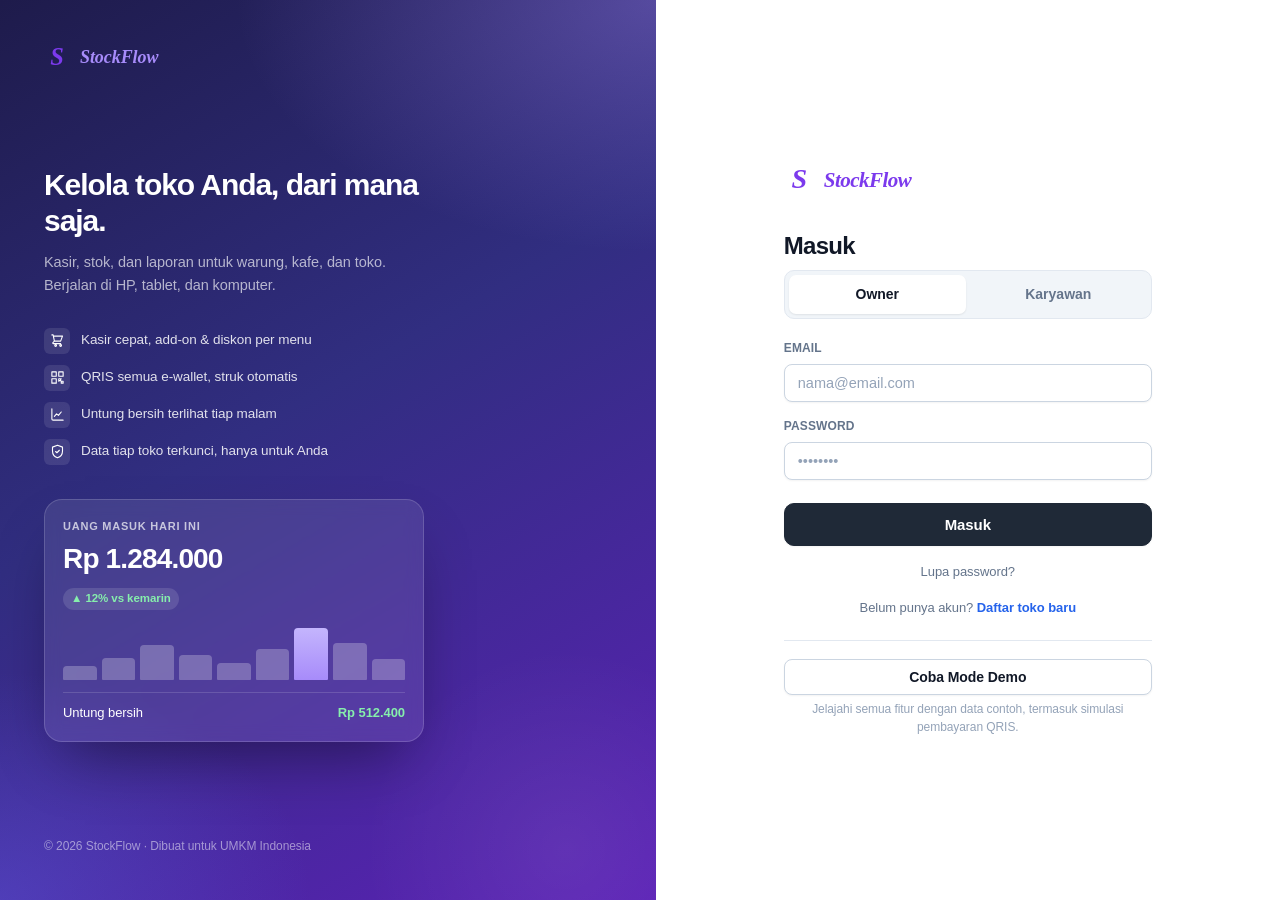
<file: orders.html>
<!DOCTYPE html>
<html lang="id" data-theme="light">
<head>
<meta charset="UTF-8">
<meta name="viewport" content="width=device-width,initial-scale=1,viewport-fit=cover">
<meta http-equiv="Content-Security-Policy" content="default-src 'self'; script-src 'self' 'unsafe-inline'; style-src 'self' 'unsafe-inline'; img-src 'self' data: blob: https://*.supabase.co https://*.midtrans.com; connect-src 'self' https://*.supabase.co wss://*.supabase.co; font-src 'self' data:; object-src 'none'; base-uri 'self'; form-action 'self'; manifest-src 'self'; worker-src 'self'">
<meta name="referrer" content="strict-origin-when-cross-origin">
<link rel="manifest" href="manifest.webmanifest">
<link rel="icon" type="image/png" href="img/favicon-32.png">
<link rel="apple-touch-icon" href="img/apple-touch-icon.png">
<script src="js/boot.js?v=20261115b"></script>
<meta name="theme-color" content="#1F2937">
<meta name="robots" content="noindex">
<title>Riwayat Transaksi — StockFlow</title>
<link rel="stylesheet" href="css/app.css?v=20261115b">
</head>
<body>

<div id="app">
<div class="content">

  <div class="row wrap mb16">
    <div class="search-wrap" style="max-width:300px">
      <input type="text" id="q" class="input" placeholder="Cari no. invoice / pembeli…" oninput="render()">
    </div>
    <select class="select" id="fRange" onchange="render()" style="width:auto">
      <option value="today">Hari ini</option>
      <option value="yesterday">Kemarin</option>
      <option value="week">7 hari</option>
      <option value="month" selected>Bulan ini</option>
      <option value="all">Semua</option>
    </select>
    <select class="select" id="fStatus" onchange="render()" style="width:auto">
      <option value="">Semua status</option>
      <option value="paid">Lunas</option>
      <option value="pending">Menunggu bayar</option>
      <option value="expired">Kedaluwarsa</option>
      <option value="failed">Gagal</option>
      <option value="void">Void</option>
    </select>
    <select class="select" id="fMethod" onchange="render()" style="width:auto">
      <option value="">Semua metode</option>
      <option value="cash">Tunai</option>
      <option value="qris">QRIS</option>
    </select>
  </div>

  <div class="grid g4 keep mb16" id="stats"></div>

  <div id="pendingWarn" class="card mb16 hide" style="background:var(--warn-faint);border-color:var(--warn)">
    <div class="row">
      <div style="flex:1">
        <div class="fw7 mb8">Ada transaksi yang masih menunggu pembayaran</div>
        <div class="fs13 c-mid" style="line-height:1.6">
          Klik ikon mata untuk memeriksa statusnya langsung ke penyedia pembayaran.
          Transaksi QRIS yang tidak dibayar akan otomatis kedaluwarsa.
        </div>
      </div>
    </div>
  </div>

  <div class="card p0">
    <div class="table-wrap">
      <table class="tbl">
        <thead><tr>
          <th>No. Invoice</th>
          <th class="hide-mobile">Waktu</th>
          <th class="hide-mobile">Kasir</th>
          <th>Metode</th>
          <th>Status</th>
          <th class="num">Total</th>
          <th style="width:60px"></th>
        </tr></thead>
        <tbody id="rows"></tbody>
      </table>
    </div>
  </div>

</div>
</div>

<!-- MODAL DETAIL -->
<div class="modal" id="mDet">
  <div class="modal-box">
    <div class="modal-hd">
      <h3>Detail Transaksi</h3>
      <button class="modal-x" onclick="UI.closeModal('mDet')">&times;</button>
    </div>
    <div class="modal-bd" style="background:var(--surface-2)">
      <div id="detHost"></div>
    </div>
    <div class="modal-ft">
      <button class="btn" onclick="btReprint()" id="btPrintBtn">
        <span data-ico="printer" data-ico-size="16"></span><span id="btPrintLbl">Cetak struk</span>
      </button>
      <button class="btn" onclick="window.print()" title="Buka dialog cetak browser">
        <span data-ico="print" data-ico-size="16"></span>Print / PDF
      </button>
      <button class="btn btn-primary hide" id="checkBtn" onclick="recheck()">Periksa Status</button>
      <button class="btn hide" id="refundBtn" onclick="openRefund()">Refund</button>
      <button class="btn btn-danger hide"  id="voidBtn"  onclick="doVoid()">Void Transaksi</button>
    </div>
  </div>
</div>

<div class="modal" id="mRefund">
  <div class="modal-box narrow">
    <div class="modal-hd"><h3>Refund barang</h3><button class="modal-x" onclick="UI.closeModal('mRefund')">&times;</button></div>
    <div class="modal-bd">
      <div id="rfList" class="mb16"></div>
      <label class="label" for="rfReason">ALASAN *</label>
      <input type="text" id="rfReason" class="input" placeholder="Misal: salah pesan / barang cacat" maxlength="120">
      <div class="hint">Uang dikembalikan sesuai harga yang dibayar (termasuk diskon & pajak). Stok otomatis kembali.</div>
    </div>
    <div class="modal-ft">
      <button class="btn" onclick="UI.closeModal('mRefund')">Batal</button>
      <button class="btn btn-danger" onclick="doRefund()">Refund</button>
    </div>
  </div>
</div>

<script src="js/icons.js?v=20261115b"></script>
<script src="js/printer.js?v=20261115b"></script>
<script src="js/config.js?v=20261115b"></script>
<script src="js/demo.js?v=20261115b"></script>
<script src="js/api.js?v=20261115b"></script>
<script src="js/auth.js?v=20261115b"></script>
<script src="js/ui.js?v=20261115b"></script>
<script>
if (!Auth.guard()) throw 'redirect';
var U = Auth.user();
var orders = [], payments = [], curId = null, curOrder = null, curItems = [];

UI.shell('orders', 'Riwayat Transaksi');

var MNAME = { cash: 'Tunai', qris: 'QRIS', transfer: 'Transfer' };

async function load() {
  UI.loading(true);
  var a = await API.from('orders').select('*').order('created_at', false).limit(500);
  var b = await API.from('payments').select('*').order('created_at', false).limit(500);
  UI.loading(false);

  if (a.error) return UI.toast(a.error.message, 'error');
  orders   = a.data || [];
  payments = b.data || [];
  render();
}

function payOf(orderId) {
  return payments.filter(function (p) { return p.order_id === orderId; })[0] || null;
}

function filtered() {
  var q  = document.getElementById('q').value.toLowerCase().trim();
  var rg = UI.range(document.getElementById('fRange').value);
  var fs = document.getElementById('fStatus').value;
  var fm = document.getElementById('fMethod').value;

  return orders.filter(function (o) {
    var d = new Date(o.created_at);
    if (d < rg[0] || d >= rg[1]) return false;
    if (fs && o.status !== fs) return false;
    if (fm && o.payment_method !== fm) return false;
    if (!q) return true;
    return (o.order_no || '').toLowerCase().includes(q) ||
           (o.customer_name || '').toLowerCase().includes(q);
  });
}

function render() {
  var list = filtered();
  var paid = list.filter(function (o) { return o.status === 'paid'; });

  var rev  = paid.reduce(function (s, o) { return s + Number(o.total || 0); }, 0);
  var cost = paid.reduce(function (s, o) { return s + Number(o.cost_total || 0); }, 0);
  var avg  = paid.length ? rev / paid.length : 0;

  /* Laba hanya ditampilkan ke owner */
  var profitTile = U.role === 'owner'
    ? '<div class="stat"><div class="stat-lbl">Laba Kotor</div>' +
      '<div class="stat-val c-ok" style="font-size:20px">' + UI.rp(rev - cost) + '</div></div>'
    : '<div class="stat"><div class="stat-lbl">Rata-rata</div>' +
      '<div class="stat-val" style="font-size:20px">' + UI.rp(avg) + '</div></div>';

  document.getElementById('stats').innerHTML =
    '<div class="stat accent"><div class="stat-lbl">Penjualan Lunas</div>' +
      '<div class="stat-val" style="font-size:20px">' + UI.rp(rev) + '</div></div>' +
    '<div class="stat"><div class="stat-lbl">Transaksi Lunas</div>' +
      '<div class="stat-val">' + paid.length + '</div></div>' +
    profitTile +
    '<div class="stat"><div class="stat-lbl">Belum Selesai</div>' +
      '<div class="stat-val c-warn">' +
      list.filter(function (o) { return o.status === 'pending'; }).length + '</div></div>';

  var hasPending = list.some(function (o) { return o.status === 'pending'; });
  document.getElementById('pendingWarn').classList.toggle('hide', !hasPending);

  if (!list.length) {
    document.getElementById('rows').innerHTML =
      '<tr><td colspan="7">' +
      UI.empty('receipt', 'Belum ada transaksi', 'Transaksi dari kasir akan muncul di sini.', { label: 'Buka kasir', href: 'pos.html' }) +
      '</td></tr>';
    return;
  }

  document.getElementById('rows').innerHTML = list.map(function (o) {
    var dim = o.status === 'void' || o.status === 'expired' || o.status === 'failed';
    return '<tr' + (dim ? ' style="opacity:.55"' : '') + '>' +
      '<td><div class="fw7 mono">' + UI.esc(o.order_no) + '</div>' +
        '<div class="fs12 c-dim only-mobile">' + UI.dt(o.created_at) + '</div></td>' +
      '<td class="hide-mobile c-mid fs13 nowrap">' + UI.dt(o.created_at) + '</td>' +
      '<td class="hide-mobile c-mid fs13">' + UI.esc(o.cashier_name || '—') + '</td>' +
      '<td><span class="badge">' + (MNAME[o.payment_method] || o.payment_method) + '</span></td>' +
      '<td>' + UI.statusBadge(o.status) + '</td>' +
      '<td class="num fw8 mono">' + UI.rp(o.total) + '</td>' +
      '<td><button class="btn btn-ghost btn-icon" onclick="detail(\'' + o.id +
        '\')" title="Lihat">' + UI.ic('eye',16) + '</button></td>' +
      '</tr>';
  }).join('');
}

async function detail(id) {
  curId = id;
  var o = orders.find(function (x) { return x.id === id; });
  if (!o) return;

  UI.loading(true);
  var r = await API.from('order_items').select('*').eq('order_id', id);
  UI.loading(false);

  var items = r.data || [];
  var pay   = payOf(id);
  curItems  = items;
  curOrder  = o;

  document.getElementById('detHost').innerHTML =
    (o.status !== 'paid'
      ? '<div class="qr-notice mb16" style="background:var(--surface);border:1px solid var(--border)">' +
        '<strong>Status: ' + (UI.ORDER_STATUS[o.status] || {}).label + '</strong>' +
        (o.status === 'pending'
          ? 'Transaksi ini belum lunas. Stok belum dipotong.'
          : 'Transaksi ini tidak diselesaikan. Stok tidak dipotong.') +
        '</div>'
      : '') +
    '<div class="receipt">' +
      '<div class="r-c"><div class="r-biz">' + UI.esc(U.business_name) + '</div>' +
      '<div style="font-size:11px">' + UI.dt(o.created_at) + '</div></div>' +
      '<hr>' +
      '<div class="r-row"><span>No.</span><span>' + UI.esc(o.order_no) + '</span></div>' +
      '<div class="r-row"><span>Kasir</span><span>' + UI.esc(o.cashier_name || '—') + '</span></div>' +
      '<div class="r-row"><span>Pembeli</span><span>' + UI.esc(o.customer_name || 'Umum') + '</span></div>' +
      '<hr>' +
      items.map(function (i) {
        return '<div class="r-item"><div class="r-item-n">' + UI.esc(i.name) + '</div>' +
          '<div class="r-row"><span>' + UI.num(i.qty) + ' x ' + UI.rp(i.price) + '</span>' +
          '<span>' + UI.rp(Number(i.price) * Number(i.qty)) + '</span></div>' +
          (Number(i.discount) ? '<div class="r-row"><span>&nbsp;&nbsp;Diskon</span><span>-' + UI.rp(i.discount) + '</span></div>' : '') +
          (Number(i.refunded_qty) ? '<div class="r-row" style="color:#B91C1C"><span>&nbsp;&nbsp;Direfund ' + UI.num(i.refunded_qty) + '</span><span></span></div>' : '') +
          '</div>';
      }).join('') +
      '<hr>' +
      '<div class="r-row"><span>Subtotal</span><span>' + UI.rp(o.subtotal) + '</span></div>' +
      (Number(o.discount) ? '<div class="r-row"><span>Diskon</span><span>-' + UI.rp(o.discount) + '</span></div>' : '') +
      (Number(o.tax)      ? '<div class="r-row"><span>Pajak</span><span>' + UI.rp(o.tax) + '</span></div>' : '') +
      '<div class="r-row b" style="font-size:14px;margin-top:4px"><span>TOTAL</span>' +
      '<span>' + UI.rp(o.total) + '</span></div>' +
      '<hr>' +
      '<div class="r-row"><span>' + (MNAME[o.payment_method] || o.payment_method) + '</span>' +
      '<span>' + UI.rp(o.paid_amount) + '</span></div>' +
      (Number(o.change_amount) ? '<div class="r-row"><span>Kembali</span><span>' + UI.rp(o.change_amount) + '</span></div>' : '') +
      (o.ref_note ? '<div class="r-row"><span>Ref</span><span>' + UI.esc(o.ref_note) + '</span></div>' : '') +
      (pay && pay.gateway_txn_id
        ? '<div class="r-row"><span>ID Gateway</span><span style="font-size:10px">' +
          UI.esc(pay.gateway_txn_id) + '</span></div>'
        : '') +
      (o.status === 'void' ? '<hr><div class="r-c" style="font-weight:700">** TRANSAKSI DIVOID **</div>' : '') +
    '</div>';

  /* Tombol mana yang relevan */
  var canCheck = o.status === 'pending' && o.payment_method === 'qris' && !!pay;
  var canVoid  = o.status === 'paid' && U.role === 'owner';

  document.getElementById('checkBtn').classList.toggle('hide', !canCheck);
  document.getElementById('voidBtn').classList.toggle('hide', !canVoid);
  var canRefund = o.status === 'paid' && U.role === 'owner' &&
    items.some(function (i) { return Number(i.qty) > Number(i.refunded_qty || 0); });
  document.getElementById('refundBtn').classList.toggle('hide', !canRefund);

  syncPrintBtn();
  UI.openModal('mDet');
}

/* ---------- Refund sebagian (owner) ---------- */
function openRefund() {
  if (!curOrder) return;
  document.getElementById('rfList').innerHTML = curItems.map(function (i) {
    var left = Number(i.qty) - Number(i.refunded_qty || 0);
    if (left <= 0) return '';
    return '<div class="rf-row"><div style="flex:1;min-width:0"><div class="fw6">' + UI.esc(i.name) + '</div>' +
      '<div class="fs12 c-dim">Bisa direfund ' + UI.num(left) + '</div></div>' +
      '<input type="number" class="input rf-q" data-id="' + i.id + '" min="0" max="' + left + '" value="0" style="width:80px;text-align:right"></div>';
  }).join('');
  document.getElementById('rfReason').value = '';
  UI.openModal('mRefund');
}

async function doRefund() {
  var items = Array.prototype.slice.call(document.querySelectorAll('.rf-q'))
    .map(function (el) { return { order_item_id: el.dataset.id, qty: Number(el.value) || 0 }; })
    .filter(function (x) { return x.qty > 0; });
  var reason = document.getElementById('rfReason').value.trim();
  if (!items.length) return UI.toast('Isi jumlah barang yang direfund', 'error');
  if (!reason) return UI.toast('Isi alasan refund', 'error');
  UI.loading(true);
  var r = await API.rpc('refund_items', { p_order_id: curOrder.id, p_items: items, p_reason: reason });
  UI.loading(false);
  if (r.error) return UI.toast(r.error.message, 'error');
  UI.closeModal('mRefund');
  UI.closeModal('mDet');
  UI.toast('Refund ' + UI.rp(r.data.amount) + ' dicatat, stok dikembalikan', 'ok');
  load();
}

/* Periksa status pembayaran langsung ke penyedia */
async function recheck() {
  var pay = payOf(curId);
  if (!pay) return;

  UI.loading(true);
  var r = await API.invoke('payment-status', { gateway_order_id: pay.gateway_order_id });
  UI.loading(false);

  if (r.error) return UI.toast(r.error.message, 'error');

  var st = r.data.status;
  if (st === 'paid') {
    UI.toast('Pembayaran ternyata sudah masuk. Transaksi dilunasi.', 'ok');
  } else if (st === 'pending') {
    UI.toast('Masih menunggu pembayaran', 'warn');
  } else {
    UI.toast('Status: ' + ((UI.ORDER_STATUS[st] || {}).label || st), 'warn');
  }

  UI.closeModal('mDet');
  load();
}

/* ---------- Cetak ulang ke printer Bluetooth ---------- */
function syncPrintBtn() {
  var sup = Printer.support();
  var btn = document.getElementById('btPrintBtn');
  var lbl = document.getElementById('btPrintLbl');
  btn.classList.toggle('hide', !sup.ok);
  if (lbl) lbl.textContent = Printer.connected() ? 'Cetak struk' : 'Hubungkan & cetak';
  UI.hydrateIcons(document);
}

async function btReprint() {
  if (!curOrder) return;
  var btn = document.getElementById('btPrintBtn');
  btn.disabled = true;
  try {
    if (!Printer.connected()) UI.toast('Menyambungkan printer...', 'warn');
    await Printer.ensure();
    UI.loading(true);
    await Printer.printReceipt(curOrder, curItems.map(function (i) {
      return { name: i.name, price: i.price, qty: i.qty, disc: Number(i.discount) || 0 };
    }), {
      name: U.business_name,
      address: U.business_address || null,
      phone: U.business_phone || null,
      receipt_note: U.receipt_note,
    });
    UI.loading(false);
    UI.toast('Struk dicetak', 'ok');
  } catch (e) {
    UI.loading(false);
    if (!(e && (e.name === 'NotFoundError' || /cancel|dibatalkan/i.test(e.message || '')))) {
      UI.toast(e.message || 'Gagal mencetak', 'error');
    }
  } finally {
    btn.disabled = false;
    syncPrintBtn();
  }
}

Printer.onChange(syncPrintBtn);
Printer.reconnect().then(syncPrintBtn);

function doVoid() {
  UI.confirm({
    title: 'Void transaksi ini?',
    text: 'Stok produk akan dikembalikan dan transaksi ditandai void. ' +
          'Dana TIDAK otomatis dikembalikan ke pembeli — refund QRIS harus ' +
          'diproses terpisah di dashboard Midtrans.',
    ok: 'Ya, void', danger: true,
  }).then(async function (ok) {
    if (!ok) return;
    UI.loading(true);
    var r = await API.rpc('void_order', { p_order_id: curId });
    UI.loading(false);
    if (r.error) return UI.toast(r.error.message, 'error');
    UI.toast('Transaksi divoid, stok dikembalikan', 'ok');
    UI.closeModal('mDet');
    load();
  });
}

load();
</script>
</body>
</html>
</file>
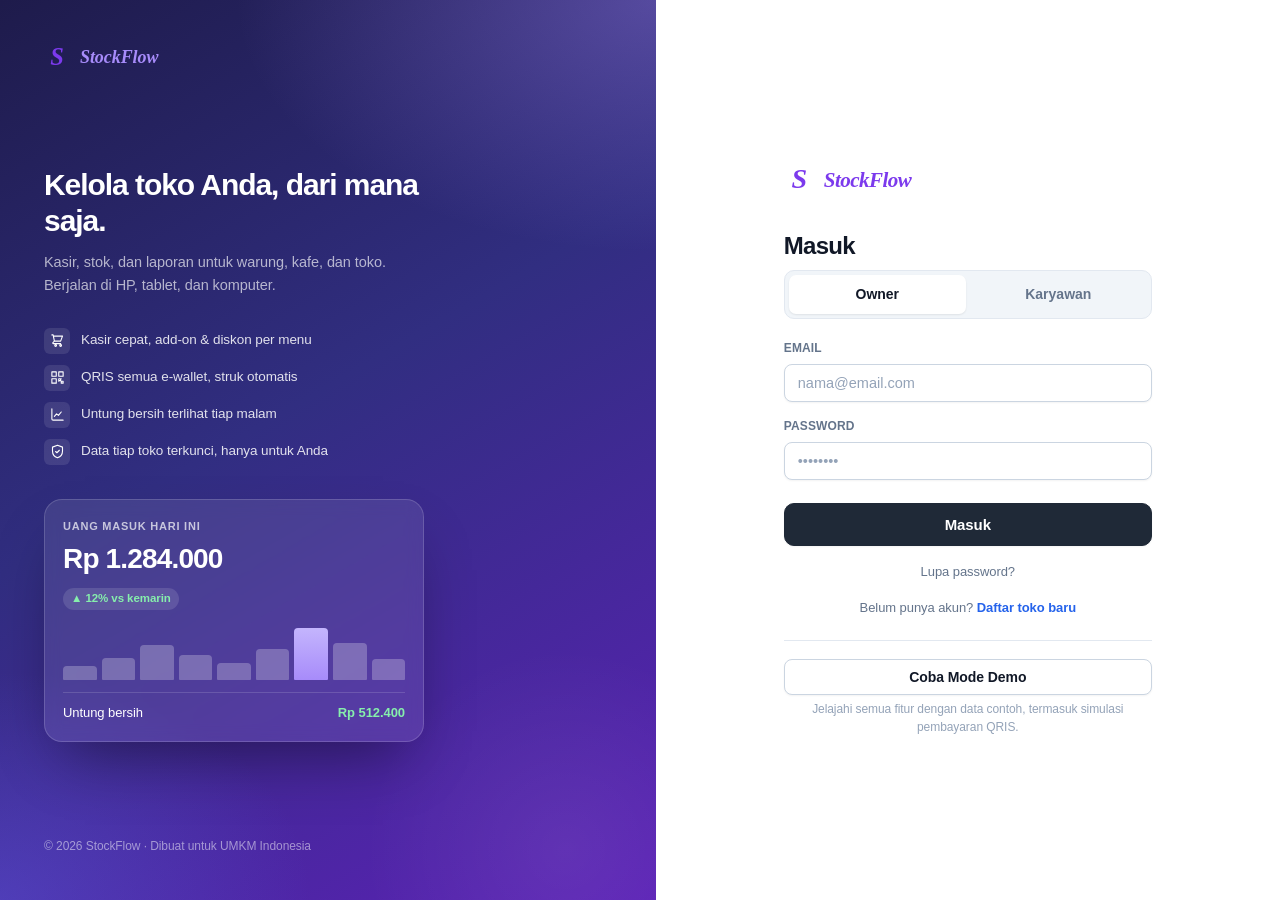
<file: pos.html>
<!DOCTYPE html>
<html lang="id" data-theme="light">
<head>
<meta charset="UTF-8">
<meta name="viewport" content="width=device-width,initial-scale=1,viewport-fit=cover">
<meta http-equiv="Content-Security-Policy" content="default-src 'self'; script-src 'self' 'unsafe-inline'; style-src 'self' 'unsafe-inline'; img-src 'self' data: blob: https://*.supabase.co https://*.midtrans.com; connect-src 'self' https://*.supabase.co wss://*.supabase.co; font-src 'self' data:; object-src 'none'; base-uri 'self'; form-action 'self'; manifest-src 'self'; worker-src 'self'">
<meta name="referrer" content="strict-origin-when-cross-origin">
<link rel="manifest" href="manifest.webmanifest">
<link rel="icon" type="image/png" href="img/favicon-32.png">
<link rel="apple-touch-icon" href="img/apple-touch-icon.png">
<script src="js/boot.js?v=20261115b"></script>
<meta name="theme-color" content="#1F2937">
<meta name="robots" content="noindex">
<title>Kasir — StockFlow</title>
<link rel="stylesheet" href="css/app.css?v=20261115b">
</head>
<body>

<div id="app">
<div class="content flush">
  <div class="pos">

    <!-- ============ KIRI: KATALOG ============ -->
    <div class="pos-left">
      <div class="pos-bar">
        <div class="row">
          <div class="search-wrap">
            <input type="text" id="q" class="input" placeholder="Cari produk…" autocomplete="off">
          </div>
          <button class="btn btn-icon hide-mobile" onclick="load()" title="Muat ulang"><span data-ico="refresh" data-ico-size="16"></span></button>
        </div>
        <div class="chips" id="cats"></div>
      </div>

      <div class="pos-grid-wrap">
        <div class="pos-grid" id="grid"></div>
      </div>
    </div>

    <!-- ============ KANAN: KERANJANG ============ -->
    <div class="pos-right" id="cartPanel">
      <div class="cart-hd">
        <h3>Keranjang</h3>
        <span class="badge brand" id="cartCount">0 item</span>
        <button class="btn btn-ghost btn-sm" onclick="openHeld()" id="heldBtn" title="Pesanan tersimpan"><span data-ico="clock" data-ico-size="15"></span><span id="heldCount">0</span></button>
        <button class="btn btn-ghost btn-icon" onclick="holdCart()" title="Simpan pesanan (open bill)"><span data-ico="download" data-ico-size="16"></span></button>
        <button class="btn btn-ghost btn-icon" onclick="clearCart()" title="Kosongkan"><span data-ico="trash" data-ico-size="16"></span></button>
        <button class="btn btn-ghost btn-icon only-mobile" onclick="closeCart()" title="Tutup">&times;</button>
      </div>

      <div class="cart-items" id="cartItems"></div>

      <div class="cart-ft">
        <div class="sumrow"><span>Subtotal</span><span class="mono" id="sSub">Rp 0</span></div>
        <div class="sumrow">
          <span>Diskon</span>
          <span class="row" style="gap:6px">
            <input type="number" id="disc" class="input" value="0" min="0"
                   style="width:110px;padding:5px 9px;text-align:right;font-size:13px"
                   oninput="renderCart()">
          </span>
        </div>
        <div class="sumrow" id="taxRow"><span>Pajak</span><span class="mono" id="sTax">Rp 0</span></div>
        <div class="sumrow total"><span>Total</span><span class="mono" id="sTotal">Rp 0</span></div>
        <button class="btn btn-primary btn-block btn-lg" id="payBtn" onclick="openPay()" disabled>
          Bayar
        </button>
      </div>
    </div>

  </div>
</div>
</div>

<!-- FAB keranjang (HP) -->
<button class="cart-fab hide" id="fab" onclick="openCart()">
  <span><span data-ico="pos" data-ico-size="16"></span></span>
  <span class="cf-count" id="fabCount">0</span>
  <span class="spacer"></span>
  <span class="mono" id="fabTotal">Rp 0</span>
</button>

<!-- ============ MODAL PEMBAYARAN ============ -->
<div class="modal" id="mPay">
  <div class="modal-box">
    <div class="modal-hd">
      <h3 id="payTitle">Pembayaran</h3>
      <button class="modal-x" onclick="closePay()">&times;</button>
    </div>

    <div class="modal-bd">
      <!-- ---------- Tahap 1: pilih metode ---------- -->
      <div id="stMethod">
        <div class="tc mb20">
          <div class="fs13 c-mid fw7">TOTAL TAGIHAN</div>
          <div class="qr-amount mono" id="payTotal">Rp 0</div>
        </div>

        <div class="pay-opts">
          <button class="pay-opt on" data-m="cash"     onclick="setMethod('cash')"><i><span data-ico="cash" data-ico-size="16"></span></i>Tunai</button>
          <button class="pay-opt"    data-m="qris"     onclick="setMethod('qris')"><i><span data-ico="qr" data-ico-size="16"></span></i>QRIS</button>
        </div>

        <!-- TUNAI -->
        <div id="payCash">
          <div class="field">
            <label class="label">UANG DITERIMA</label>
            <input type="number" id="paid" class="input" placeholder="0" min="0"
                   oninput="calcChange()" style="font-size:19px;font-weight:700;text-align:right">
            <div class="cash-quick" id="quick"></div>
          </div>
          <div class="change-box" id="changeBox">
            <div class="lbl">KEMBALIAN</div>
            <div class="val mono" id="changeVal">Rp 0</div>
          </div>
        </div>

        <!-- QRIS -->
        <div id="payQris" class="hide">
          <div id="qrisIntro"></div>
        </div>

        <div class="field mt16">
          <label class="label">NAMA PEMBELI (OPSIONAL)</label>
          <input type="text" id="cust" class="input" placeholder="Umum">
        </div>
      </div>

      <!-- ---------- Tahap 2: tampilkan QR ---------- -->
      <div id="stQr" class="hide qr-stage">
        <div class="qr-amount mono" id="qrAmount">Rp 0</div>
        <div class="qr-inv mb12" id="qrInv">&mdash;</div>

        <div class="qr-timer" id="qrTimer"><span data-ico="clock" data-ico-size="16"></span><span id="qrTime">15:00</span></div>

        <div class="qr-frame">
          <img id="qrImg" alt="Kode QRIS untuk pembayaran">
        </div>

        <div class="qr-wait">
          <span class="qr-pulse"></span>
          <span>Menunggu pembayaran pembeli…</span>
        </div>

        <div class="qr-wallets">
          <span class="qr-wallet">GoPay</span>
          <span class="qr-wallet">OVO</span>
          <span class="qr-wallet">DANA</span>
          <span class="qr-wallet">ShopeePay</span>
          <span class="qr-wallet">LinkAja</span>
          <span class="qr-wallet">m-Banking</span>
        </div>
        <div class="hint mt8">Pembeli bisa memindai dengan aplikasi apa pun yang mendukung QRIS.</div>
      </div>

      <!-- ---------- Tahap 3: hasil ---------- -->
      <div id="stResult" class="hide qr-result tc"></div>
    </div>

    <div class="modal-ft" id="payFooter">
      <button class="btn" onclick="closePay()" id="payCancel">Batal</button>
      <button class="btn btn-ok" onclick="submitPay()" id="paySubmit">Selesaikan</button>
    </div>
  </div>
</div>

<!-- ============ MODAL STRUK ============ -->
<!-- DISKON BARIS -->
<div class="modal" id="mDisc">
  <div class="modal-box narrow">
    <div class="modal-hd"><h3 id="dTitle">Diskon</h3><button class="modal-x" onclick="UI.closeModal('mDisc')">&times;</button></div>
    <div class="modal-bd">
      <div class="seg mb12" style="grid-template-columns:1fr 1fr">
        <button type="button" class="seg-btn on" data-u="rp" onclick="discUnit('rp')">Rupiah</button>
        <button type="button" class="seg-btn" data-u="pct" onclick="discUnit('pct')">Persen</button>
      </div>
      <input type="number" id="dVal" class="input" min="0" placeholder="0" style="font-size:20px;font-weight:700;text-align:right">
      <div class="hint" id="dHint"></div>
    </div>
    <div class="modal-ft">
      <button class="btn" onclick="applyDisc(true)">Hapus diskon</button>
      <button class="btn btn-primary" onclick="applyDisc()">Terapkan</button>
    </div>
  </div>
</div>

<!-- BUKA KASIR -->
<div class="modal" id="mShiftOpen">
  <div class="modal-box narrow">
    <div class="modal-hd"><h3>Buka kasir</h3></div>
    <div class="modal-bd">
      <p class="fs13 c-mid mb12">Hitung uang di laci sebelum mulai jualan.</p>
      <label class="label" for="soCash">KAS AWAL</label>
      <input type="number" id="soCash" class="input" min="0" placeholder="0" style="font-size:20px;font-weight:700;text-align:right">
    </div>
    <div class="modal-ft">
      <a class="btn" href="orders.html">Nanti</a>
      <button class="btn btn-primary" onclick="openShift()">Buka kasir</button>
    </div>
  </div>
</div>

<!-- TUTUP KASIR -->
<div class="modal" id="mShiftClose">
  <div class="modal-box narrow">
    <div class="modal-hd"><h3>Tutup kasir</h3><button class="modal-x" onclick="UI.closeModal('mShiftClose')">&times;</button></div>
    <div class="modal-bd">
      <div id="scSum" class="mb16"></div>
      <label class="label" for="scCash">UANG DI LACI SEKARANG</label>
      <input type="number" id="scCash" class="input" min="0" placeholder="0" oninput="scDiff()"
             style="font-size:20px;font-weight:700;text-align:right">
      <div id="scDiff" class="mt8 fs13"></div>
      <label class="label mt12" for="scNote">CATATAN</label>
      <input type="text" id="scNote" class="input" placeholder="Opsional">
    </div>
    <div class="modal-ft">
      <button class="btn" onclick="UI.closeModal('mShiftClose')">Batal</button>
      <button class="btn btn-primary" onclick="closeShift()">Tutup kasir</button>
    </div>
  </div>
</div>

<!-- SIMPAN PESANAN -->
<div class="modal" id="mHold">
  <div class="modal-box narrow">
    <div class="modal-hd"><h3>Simpan pesanan</h3><button class="modal-x" onclick="UI.closeModal('mHold')">&times;</button></div>
    <div class="modal-bd">
      <label class="label" for="hName">NAMA / NOMOR MEJA</label>
      <input type="text" id="hName" class="input" maxlength="40" onkeydown="if(event.key==='Enter')confirmHold()">
      <div class="hint">Pesanan disimpan di perangkat ini dan bisa dibayar nanti.</div>
    </div>
    <div class="modal-ft">
      <button class="btn" onclick="UI.closeModal('mHold')">Batal</button>
      <button class="btn btn-primary" onclick="confirmHold()">Simpan</button>
    </div>
  </div>
</div>

<!-- PESANAN TERSIMPAN -->
<div class="modal" id="mHeld">
  <div class="modal-box narrow">
    <div class="modal-hd"><h3>Pesanan tersimpan</h3><button class="modal-x" onclick="UI.closeModal('mHeld')">&times;</button></div>
    <div class="modal-bd" id="heldList"></div>
  </div>
</div>

<div class="modal" id="mAddon">
  <div class="modal-box narrow">
    <div class="modal-hd">
      <h3 id="aoTitle">Produk</h3>
      <button class="modal-x" onclick="UI.closeModal('mAddon')">&times;</button>
    </div>
    <div class="modal-bd">
      <div class="row mb12"><span class="c-mid fs13">Harga dasar</span><div class="spacer"></div><strong class="mono" id="aoBase">Rp 0</strong></div>
      <div class="label mb8">PILIH ADD-ON</div>
      <div id="aoList" class="ao-list"></div>
      <div class="row mt16" style="align-items:center">
        <div class="qty">
          <button onclick="aoBump(-1)">&minus;</button>
          <span id="aoQty" class="ao-qty">1</span>
          <button onclick="aoBump(1)">+</button>
        </div>
        <div class="spacer"></div>
        <div class="fs20 fw7 mono" id="aoTotal">Rp 0</div>
      </div>
    </div>
    <div class="modal-ft">
      <button class="btn" onclick="UI.closeModal('mAddon')">Batal</button>
      <button class="btn btn-primary" onclick="aoAdd()">Tambah ke keranjang</button>
    </div>
  </div>
</div>

<div class="modal" id="mRcpt">
  <div class="modal-box narrow">
    <div class="modal-hd">
      <h3>Transaksi Berhasil</h3>
      <button class="modal-x" onclick="closeRcpt()">&times;</button>
    </div>
    <div class="modal-bd" style="background:var(--surface-2)">
      <div id="rcptHost"></div>
    </div>
    <div class="modal-ft rcpt-ft">
      <button class="btn btn-primary" onclick="btPrint()" id="btPrintBtn">
        <span data-ico="printer" data-ico-size="16"></span><span id="btPrintLbl">Cetak struk</span>
      </button>
      <button class="btn" onclick="window.print()" id="webPrintBtn" title="Buka dialog cetak browser">
        <span data-ico="print" data-ico-size="16"></span>Print / PDF
      </button>
      <button class="btn" onclick="closeRcpt()">Selesai</button>
    </div>
  </div>
</div>

<script src="js/icons.js?v=20261115b"></script>
<script src="js/printer.js?v=20261115b"></script>
<script src="js/config.js?v=20261115b"></script>
<script src="js/demo.js?v=20261115b"></script>
<script src="js/api.js?v=20261115b"></script>
<script src="js/auth.js?v=20261115b"></script>
<script src="js/ui.js?v=20261115b"></script>
<script>
if (!Auth.guard()) throw 'redirect';

var U         = Auth.user();
var products  = [];
var cats      = [];
var cart      = [];
var activeCat = 'all';
var method    = 'cash';
var busy      = false;
var lastItems = [];
var lastCustomer = 'Umum';

/* State pembayaran QRIS yang sedang berjalan */
var qr = { orderId: null, gatewayId: null, expiresAt: 0, pollTimer: null, tickTimer: null, orderNo: null };

UI.shell('pos', 'Kasir',
  '<span class="net-pill hide" id="netPill" onclick="syncQueue(true)" title="Ketuk untuk kirim ulang"></span>' +
  '<button class="btn btn-sm" id="shiftBtn" onclick="openCloseShift()" title="Tutup kasir">' + UI.ic('lock', 15) + '<span class="hide-mobile">Tutup kasir</span></button>' +
  '<span class="badge hide-mobile">' + UI.esc(U.business_name) + '</span>' +
  '<button class="btn btn-ghost btn-icon hide-mobile" onclick="UI.toggleTheme()" title="Mode gelap">' + UI.ic('moon',16) + '</button>'
);

/* ============================================================
   MUAT DATA
   ============================================================ */
async function load() {
  UI.loading(true);
  var rc  = await API.from('categories').select('*').order('sort_order');
  var rp_ = await API.from('products').select('*').eq('active', true).order('name');
  UI.loading(false);

  if (rp_.error) {
    /* Offline: pakai daftar produk terakhir yang tersimpan di perangkat */
    var c = readCache();
    if (c) {
      cats = c.cats; products = c.products;
      renderCats(); renderGrid(); renderNet();
      return UI.toast('Mode offline: memakai data produk terakhir', 'warn');
    }
    return UI.toast(rp_.error.message, 'error');
  }

  cats     = rc.data || [];
  products = rp_.data || [];
  saveCache();
  renderCats();
  renderGrid();
}

function renderCats() {
  var html = '<button class="chip' + (activeCat === 'all' ? ' on' : '') +
             '" onclick="pickCat(\'all\')">Semua</button>';
  html += cats.map(function (c) {
    return '<button class="chip' + (activeCat === c.id ? ' on' : '') +
           '" onclick="pickCat(\'' + c.id + '\')">' + UI.esc(c.name) + '</button>';
  }).join('');
  document.getElementById('cats').innerHTML = html;
}

function pickCat(id) { activeCat = id; renderCats(); renderGrid(); }

function renderGrid() {
  var q = document.getElementById('q').value.toLowerCase().trim();

  var list = products.filter(function (p) {
    if (activeCat !== 'all' && p.category_id !== activeCat) return false;
    if (!q) return true;
    return (p.name || '').toLowerCase().includes(q) ||
           (p.sku || '').toLowerCase().includes(q) ||
           (p.barcode || '').toLowerCase().includes(q);
  });

  var host = document.getElementById('grid');

  if (!list.length) {
    host.innerHTML = products.length
      ? UI.empty('search', 'Produk tidak ditemukan', 'Coba kata kunci atau kategori lain')
      : UI.empty('box', 'Belum ada produk', 'Kasir butuh produk untuk bisa dipakai.', { label: 'Tambah produk', href: 'products.html' });
    host.style.gridTemplateColumns = '1fr';
    return;
  }
  host.style.gridTemplateColumns = '';

  host.innerHTML = list.map(function (p) {
    var st  = Number(p.stock) || 0;
    var cls = st <= 0 ? 'zero' : (st <= Number(p.min_stock || 0) ? 'low' : '');
    return '<button class="pcard' + (st <= 0 ? ' out' : '') + '" onclick="add(\'' + p.id + '\')">' +
      '<div class="pcard-img">' +
        (p.image_url ? '<img src="' + UI.esc(p.image_url) + '" alt="" loading="lazy">' : UI.ic('box', 22)) +
      '</div>' +
      '<div class="pcard-bd">' +
        '<div class="pcard-name">' + UI.esc(p.name) + '</div>' +
        '<div class="pcard-stock ' + cls + '">' +
          (st <= 0 ? 'Stok habis' : 'Stok ' + UI.num(st) + ' ' + UI.esc(p.unit || 'pcs')) +
        '</div>' +
        '<div class="pcard-price">' + UI.rp(p.price) +
          (addonsOf(p).length ? ' <span class="pcard-ao">+ add-on</span>' : '') + '</div>' +
      '</div></button>';
  }).join('');
}

/* ============================================================
   KERANJANG
   ============================================================ */
/* Satu produk bisa muncul di beberapa baris keranjang dengan add-on
   berbeda (mis. "Kopi" polos dan "Kopi +Extra shot"). Tiap baris
   punya key sendiri; stok dihitung dari total semua baris produk itu. */
function addonsOf(p) {
  return Array.isArray(p && p.addons) ? p.addons.filter(function (a) { return a && a.name; }) : [];
}

function usedQty(pid, exceptKey) {
  return cart.reduce(function (s, i) {
    return s + (i.id === pid && i.key !== exceptKey ? i.qty : 0);
  }, 0);
}

function add(id) {
  var p = products.find(function (x) { return x.id === id; });
  if (!p) return;
  if ((Number(p.stock) || 0) <= 0) return UI.toast('Stok habis', 'warn');
  if (addonsOf(p).length) return openAddon(p);
  addLine(p, [], 1);
}

function addLine(p, chosen, qty) {
  var st = Number(p.stock) || 0;
  var left = st - usedQty(p.id);
  if (qty > left) return UI.toast(left > 0 ? 'Stok tersisa ' + UI.num(left) : 'Stok habis', 'warn'), false;

  var names = chosen.map(function (a) { return a.name; });
  var key = p.id + (names.length ? '|' + names.slice().sort().join('|') : '');
  var extra = chosen.reduce(function (s, a) { return s + (Number(a.price) || 0); }, 0);

  var it = cart.find(function (x) { return x.key === key; });
  if (it) {
    it.qty += qty;
  } else {
    cart.push({
      key: key, id: p.id, base: p.name, addons: chosen,
      name: p.name + (names.length ? ' (+' + names.join(', +') + ')' : ''),
      price: (Number(p.price) || 0) + extra,
      cost: Number(p.cost) || 0, qty: qty, stock: st,
    });
  }
  renderCart();
  return true;
}

/* ---------- Pilih add-on ---------- */
var aoProd = null, aoQty = 1;

function openAddon(p) {
  aoProd = p; aoQty = 1;
  document.getElementById('aoTitle').textContent = p.name;
  document.getElementById('aoBase').textContent = UI.rp(p.price);
  document.getElementById('aoList').innerHTML = addonsOf(p).map(function (a, i) {
    return '<label class="ao-row">' +
      '<input type="checkbox" data-i="' + i + '" onchange="aoCalc()">' +
      '<span class="ao-name">' + UI.esc(a.name) + '</span>' +
      '<span class="ao-price mono">' + (Number(a.price) ? '+' + UI.rp(a.price) : 'Gratis') + '</span>' +
    '</label>';
  }).join('');
  aoCalc();
  UI.openModal('mAddon');
}

function aoChosen() {
  var list = addonsOf(aoProd);
  return Array.prototype.slice.call(document.querySelectorAll('#aoList input:checked'))
    .map(function (c) { return list[Number(c.dataset.i)]; });
}

function aoBump(d) { aoQty = Math.max(1, aoQty + d); aoCalc(); }

function aoCalc() {
  if (!aoProd) return;
  var each = (Number(aoProd.price) || 0) +
    aoChosen().reduce(function (s, a) { return s + (Number(a.price) || 0); }, 0);
  document.getElementById('aoQty').textContent = aoQty;
  document.getElementById('aoTotal').textContent = UI.rp(each * aoQty);
}

function aoAdd() {
  if (!aoProd) return;
  if (addLine(aoProd, aoChosen(), aoQty) !== false) UI.closeModal('mAddon');
}

function setQty(key, v) {
  var it = cart.find(function (x) { return x.key === key; });
  if (!it) return;
  v = Math.floor(Number(v) || 0);
  var max = it.stock - usedQty(it.id, key);
  if (v <= 0)       cart = cart.filter(function (x) { return x.key !== key; });
  else if (v > max) { it.qty = Math.max(1, max); UI.toast('Stok hanya ' + UI.num(it.stock), 'warn'); }
  else              it.qty = v;
  renderCart();
}

/* Tombol keranjang memakai posisi baris, supaya nama add-on yang
   mengandung tanda kutip tidak merusak atribut onclick */
function bumpAt(idx, d)   { var it = cart[idx]; if (it) setQty(it.key, it.qty + d); }
function setQtyAt(idx, v) { var it = cart[idx]; if (it) setQty(it.key, v); }

function bump(key, d) {
  var it = cart.find(function (x) { return x.key === key; });
  if (it) setQty(key, it.qty + d);
}

function clearCart() {
  if (!cart.length) return;
  UI.confirm({ title: 'Kosongkan keranjang?', text: 'Semua item akan dihapus.', ok: 'Kosongkan', danger: true })
    .then(function (ok) {
      if (ok) { cart = []; document.getElementById('disc').value = 0; renderCart(); }
    });
}

function totals() {
  var sub  = cart.reduce(function (s, i) { return s + i.price * i.qty - (i.disc || 0); }, 0);
  var disc = Math.max(0, Number(document.getElementById('disc').value) || 0);
  if (disc > sub) disc = sub;
  var tax = Math.round((sub - disc) * (Number(U.tax_percent) || 0) / 100);
  return { sub: sub, disc: disc, tax: tax, total: sub - disc + tax };
}

function renderCart() {
  var host = document.getElementById('cartItems');

  if (!cart.length) {
    host.innerHTML = UI.empty('pos', 'Keranjang kosong', 'Pilih produk untuk mulai transaksi');
  } else {
    host.innerHTML = cart.map(function (i, idx) {
      return '<div class="citem">' +
        '<div class="citem-info">' +
          '<div class="citem-name">' + UI.esc(i.base || i.name) + '</div>' +
          (i.addons && i.addons.length
            ? '<div class="citem-addons">' + i.addons.map(function (a) { return '+ ' + UI.esc(a.name); }).join('<br>') + '</div>'
            : '') +
          '<div class="citem-price">' + UI.rp(i.price) + ' / unit · ' +
            '<button class="citem-disc" onclick="openDisc(' + idx + ')">' +
              (i.disc ? 'Diskon −' + UI.rp(i.disc) : '+ Diskon') + '</button></div>' +
        '</div>' +
        '<div class="citem-right">' +
          '<div class="citem-sub mono">' + UI.rp(i.price * i.qty - (i.disc || 0)) + '</div>' +
          '<div class="qty">' +
            '<button onclick="bumpAt(' + idx + ',-1)">&minus;</button>' +
            '<input type="number" value="' + i.qty + '" onchange="setQtyAt(' + idx + ',this.value)">' +
            '<button onclick="bumpAt(' + idx + ',1)">+</button>' +
          '</div>' +
        '</div></div>';
    }).join('');
  }

  var t = totals();
  var n = cart.reduce(function (s, i) { return s + i.qty; }, 0);

  document.getElementById('sSub').textContent      = UI.rp(t.sub);
  document.getElementById('sTax').textContent      = UI.rp(t.tax);
  document.getElementById('sTotal').textContent    = UI.rp(t.total);
  document.getElementById('cartCount').textContent = n + ' item';
  /* Toko tidak aktif: tombol bayar dikunci (database juga menolak) */
  document.getElementById('payBtn').disabled       = !cart.length || !Auth.subscription().active;
  document.getElementById('taxRow').classList.toggle('hide', !Number(U.tax_percent));

  document.getElementById('fabCount').textContent = n;
  document.getElementById('fabTotal').textContent = UI.rp(t.total);
  document.getElementById('fab').classList.toggle('hide', !cart.length);
}

function openCart()  { document.getElementById('cartPanel').classList.add('open'); }
function closeCart() { document.getElementById('cartPanel').classList.remove('open'); }

/* ============================================================
   PEMBAYARAN — tahap 1: pilih metode
   ============================================================ */
function stage(which) {
  document.getElementById('stMethod').classList.toggle('hide', which !== 'method');
  document.getElementById('stQr').classList.toggle('hide',     which !== 'qr');
  document.getElementById('stResult').classList.toggle('hide', which !== 'result');
}

function openPay() {
  if (!cart.length) return;
  var t = totals();

  document.getElementById('payTitle').textContent = 'Pembayaran';
  document.getElementById('payTotal').textContent = UI.rp(t.total);
  document.getElementById('paid').value  = '';
  document.getElementById('cust').value  = '';

  var steps = [t.total, 50000, 100000, 150000, 200000, 500000]
    .filter(function (v, i) { return i === 0 || v >= t.total; })
    .filter(function (v, i, a) { return a.indexOf(v) === i; })
    .slice(0, 6);

  document.getElementById('quick').innerHTML = steps.map(function (v) {
    return '<button onclick="setPaid(' + v + ')">' + (v === t.total ? 'Uang pas' : UI.rp(v)) + '</button>';
  }).join('');

  stage('method');
  document.getElementById('payFooter').classList.remove('hide');
  document.getElementById('payCancel').textContent = 'Batal';
  document.getElementById('paySubmit').classList.remove('hide');
  document.getElementById('paySubmit').textContent = 'Selesaikan';

  setMethod('cash');
  calcChange();
  UI.openModal('mPay');
}

function setMethod(m) {
  method = m;
  document.querySelectorAll('.pay-opt').forEach(function (b) {
    b.classList.toggle('on', b.dataset.m === m);
  });
  document.getElementById('payCash').classList.toggle('hide', m !== 'cash');
  document.getElementById('payQris').classList.toggle('hide', m !== 'qris');

  var btn = document.getElementById('paySubmit');
  btn.textContent = m !== 'qris' ? 'Selesaikan'
                  : (U.qris_enabled ? 'Tampilkan QR' : 'Sudah dibayar');

  if (m === 'qris') {
    var host = document.getElementById('qrisIntro');
    if (U.qris_enabled) {
      host.innerHTML =
        '<div class="qr-wait" style="background:var(--ok-faint);color:var(--ok)">' +
        '&#9989; <span>Pembayaran terkonfirmasi otomatis.</span></div>' +
        '<div class="qr-wallets">' +
          ['GoPay','OVO','DANA','ShopeePay','LinkAja','m-Banking']
            .map(function (w) { return '<span class="qr-wallet">' + w + '</span>'; }).join('') +
        '</div>';
    } else if (U.qris_static_url) {
      /* QRIS yang diunggah owner. Pembeli pindai, kasir yang menutup transaksi. */
      host.innerHTML =
        '<div class="qr-frame"><img src="' + UI.esc(U.qris_static_url) + '" alt="QRIS toko"></div>' +
        '<div class="hint tc mt8">Minta pembeli memindai, lalu tekan <strong>Sudah dibayar</strong>.</div>';
    } else {
      host.innerHTML =
        '<div class="qr-notice"><strong>QRIS belum disiapkan.</strong>' +
        'Owner dapat mengunggah gambar QRIS di menu Pengaturan.</div>';
    }
  }
}

function setPaid(v) { document.getElementById('paid').value = v; calcChange(); }

function calcChange() {
  var t    = totals();
  var paid = Number(document.getElementById('paid').value) || 0;
  var ch   = paid - t.total;
  var box  = document.getElementById('changeBox');
  box.classList.toggle('minus', ch < 0);
  box.querySelector('.lbl').textContent = ch < 0 ? 'KURANG' : 'KEMBALIAN';
  document.getElementById('changeVal').textContent = UI.rp(Math.abs(ch));
}

/* ============================================================
   PEMBAYARAN — kirim
   ============================================================ */
async function submitPay() {
  if (busy) return;

  if (method === 'qris') {
    if (!U.qris_enabled && !U.qris_static_url) {
      return UI.toast('QRIS belum disiapkan. Buka Pengaturan.', 'error');
    }
    if (U.qris_enabled) { await prepPrinter(); return startQris(); }
    /* QRIS yang diunggah: kasir memastikan dananya masuk sebelum menutup */
    return UI.confirm({
      title: 'Pembayaran sudah masuk?',
      text: 'Pastikan notifikasi pembayaran sudah muncul di HP Anda.',
      ok: 'Ya, sudah',
    }).then(async function (ok) {
      if (!ok) return;
      await prepPrinter();
      finishManual('qris', null);
    });
  }

  if (method === 'cash') {
    var paid = Number(document.getElementById('paid').value) || 0;
    if (paid < totals().total) return UI.toast('Uang diterima kurang dari total', 'error');
    await prepPrinter();
    return finishManual('cash', null);
  }

  /* Metode lain tidak tersedia di kasir */
  UI.toast('Pilih Tunai atau QRIS', 'error');
}

/* ---------- Tunai & QRIS unggahan: langsung lunas ---------- */
/* Yang dikirim ke server hanya produk, jumlah, nama add-on, dan diskon baris.
   Harga, modal, dan pajak dihitung ulang di database. */
function cartPayload() {
  return cart.map(function (i) {
    return {
      product_id: i.id, qty: i.qty, discount: i.disc || 0,
      addons: (i.addons || []).map(function (a) { return a.name; }),
      /* tiga kolom ini hanya dipakai mode demo */
      name: i.name, price: i.price, cost: i.cost,
    };
  });
}

function itemsForReceipt() {
  return cart.map(function (i) { return { name: i.name, price: i.price, qty: i.qty, disc: i.disc || 0 }; });
}

function newRef() {
  return (crypto.randomUUID ? crypto.randomUUID() : Date.now().toString(36) + Math.random().toString(36).slice(2));
}

async function finishManual(payMethod, ref) {
  busy = true;
  UI.loading(true);

  var t = totals();
  lastItems = itemsForReceipt();
  var args = {
    p_items: cartPayload(),
    p_discount: t.disc,
    p_tax: t.tax,
    p_paid: payMethod === 'cash' ? (Number(document.getElementById('paid').value) || t.total) : t.total,
    p_customer: (lastCustomer = document.getElementById('cust').value.trim() || 'Umum'),
    p_method: payMethod,
    p_client_ref: newRef(),
  };

  var res = await API.rpc('checkout_cash', args);

  UI.loading(false);
  busy = false;

  /* Internet putus: simpan di perangkat, kirim otomatis saat online lagi */
  if (res.error && res.error.network) {
    var q = Offline.push(args, t);
    var o0 = { order_no: 'OFFLINE-' + q.ref.slice(0, 6).toUpperCase(), subtotal: t.sub, discount: t.disc,
               tax: t.tax, total: t.total, paid_amount: args.p_paid, change_amount: args.p_paid - t.total,
               status: 'paid', payment_method: payMethod, customer_name: args.p_customer, offline: true };
    UI.closeModal('mPay');
    showReceipt(o0);
    reserveStock();
    resetCart();
    renderNet();
    return UI.toast('Offline: transaksi disimpan dan dikirim otomatis saat online', 'warn');
  }

  if (res.error) return UI.toast(res.error.message, 'error');

  var o = res.data;
  o.payment_method = payMethod;
  o.ref_note = ref;

  UI.closeModal('mPay');
  showReceipt(o);
  resetCart();
  load();
}

/* Kurangi stok di layar untuk transaksi offline supaya tidak menjual melebihi stok */
function reserveStock() {
  cart.forEach(function (i) {
    var p = products.find(function (x) { return x.id === i.id; });
    if (p) p.stock = Math.max(0, Number(p.stock) - i.qty);
  });
  saveCache();
  renderGrid();
}

/* ============================================================
   PEMBAYARAN — alur QRIS
   ============================================================ */
async function startQris() {
  busy = true;
  UI.loading(true);

  var t = totals();
  lastItems = itemsForReceipt();

  /* 1. Buat order pending (stok belum dipotong) */
  var ord = await API.rpc('order_create_pending', {
    p_items: cartPayload(),
    p_discount: t.disc,
    p_tax: t.tax,
    p_customer: (lastCustomer = document.getElementById('cust').value.trim() || 'Umum'),
    p_method: 'qris',
  });

  if (ord.error) {
    UI.loading(false); busy = false;
    return UI.toast(ord.error.message, 'error');
  }

  /* 2. Minta tagihan QRIS dari gateway lewat Edge Function */
  var pay = await API.invoke('payment-create', { order_id: ord.data.id });

  UI.loading(false);
  busy = false;

  if (pay.error) {
    /* Order pending sudah terbuat tapi gateway gagal — batalkan agar tidak menggantung */
    await API.rpc('order_cancel_pending', { p_order_id: ord.data.id });
    return UI.toast(pay.error.message, 'error');
  }

  /* 3. Tampilkan QR dan mulai polling */
  qr.orderId   = ord.data.id;
  qr.gatewayId = pay.data.gateway_order_id;
  qr.orderNo   = ord.data.order_no;
  qr.expiresAt = new Date(pay.data.expires_at).getTime();

  document.getElementById('payTitle').textContent = 'Scan untuk Membayar';
  document.getElementById('qrAmount').textContent = UI.rp(pay.data.amount);
  document.getElementById('qrInv').textContent    = ord.data.order_no;
  document.getElementById('qrImg').src            = pay.data.qr_url;

  stage('qr');
  document.getElementById('payCancel').textContent = 'Batalkan';
  document.getElementById('paySubmit').classList.add('hide');

  tick();
  qr.tickTimer = setInterval(tick, 1000);
  qr.pollTimer = setInterval(poll, POLL_INTERVAL_MS);
}

/* Hitung mundur kedaluwarsa */
function tick() {
  var left = qr.expiresAt - Date.now();
  var el   = document.getElementById('qrTimer');
  document.getElementById('qrTime').textContent = UI.mmss(left);

  el.classList.toggle('warn', left <= 180000 && left > 0);
  el.classList.toggle('over', left <= 0);

  if (left <= 0) {
    stopQris();
    /* Konfirmasi sekali lagi — pembeli mungkin bayar di detik terakhir */
    poll(true);
  }
}

/* Tanya status pembayaran */
async function poll(isFinal) {
  if (!qr.gatewayId) return;

  var r = await API.invoke('payment-status', { gateway_order_id: qr.gatewayId });
  if (r.error) return;   /* diam saja, coba lagi di siklus berikutnya */

  var st = r.data.status;

  if (st === 'paid') {
    stopQris();
    onQrisPaid(r.data.issuer);
  } else if (st === 'expired' || st === 'failed' || st === 'cancelled') {
    stopQris();
    onQrisFailed(st);
  } else if (isFinal) {
    stopQris();
    onQrisFailed('expired');
  }
}

function stopQris() {
  if (qr.pollTimer) { clearInterval(qr.pollTimer); qr.pollTimer = null; }
  if (qr.tickTimer) { clearInterval(qr.tickTimer); qr.tickTimer = null; }
}

async function onQrisPaid(issuer) {
  /* Ambil order final untuk struk */
  var r = await API.from('orders').select('*').eq('id', qr.orderId).maybeSingle();
  var o = r.data || {};

  document.getElementById('stResult').innerHTML =
    '<div class="qr-result-ico ok">' + UI.ic('check',16) + '</div>' +
    '<h4>Pembayaran Diterima</h4>' +
    '<p>' + UI.rp(o.total || 0) + ' lewat QRIS' +
    (issuer ? ' (' + UI.esc(String(issuer).toUpperCase()) + ')' : '') + '</p>';

  stage('result');
  document.getElementById('payCancel').textContent = 'Tutup';
  document.getElementById('paySubmit').classList.remove('hide');
  document.getElementById('paySubmit').textContent = 'Lihat Struk';
  document.getElementById('paySubmit').onclick = function () {
    UI.closeModal('mPay');
    o.payment_method = 'qris';
    o.ref_note = issuer;
    showReceipt(o);
    document.getElementById('paySubmit').onclick = submitPay;
  };

  UI.toast('Pembayaran diterima!', 'ok');
  resetCart();
  load();
}

function onQrisFailed(st) {
  var msg = st === 'expired'
    ? 'Kode QR sudah kedaluwarsa. Pembeli tidak menyelesaikan pembayaran.'
    : 'Pembayaran tidak berhasil diproses oleh penyedia.';

  document.getElementById('stResult').innerHTML =
    '<div class="qr-result-ico warn">' + UI.ic('alert',16) + '</div>' +
    '<h4>' + (st === 'expired' ? 'QR Kedaluwarsa' : 'Pembayaran Gagal') + '</h4>' +
    '<p>' + msg + '<br>Keranjang tetap tersimpan &mdash; Anda bisa coba lagi.</p>';

  stage('result');
  document.getElementById('payCancel').textContent = 'Tutup';
  document.getElementById('paySubmit').classList.remove('hide');
  document.getElementById('paySubmit').textContent = 'Coba Lagi';
  document.getElementById('paySubmit').onclick = function () {
    document.getElementById('paySubmit').onclick = submitPay;
    openPay();
    setMethod('qris');
  };
}

/* Batalkan QRIS yang sedang menunggu */
async function cancelQris() {
  stopQris();
  if (qr.orderId) {
    await API.rpc('order_cancel_pending', { p_order_id: qr.orderId });
    qr.orderId = null; qr.gatewayId = null;
  }
}

function closePay() {
  /* Kalau sedang menunggu QRIS, konfirmasi dulu */
  if (qr.pollTimer) {
    UI.confirm({
      title: 'Batalkan pembayaran?',
      text: 'Kode QR akan dibatalkan. Kalau pembeli sudah membayar, JANGAN batalkan — ' +
            'tunggu konfirmasi atau cek menu Riwayat.',
      ok: 'Ya, batalkan', cancel: 'Tunggu lagi', danger: true,
    }).then(async function (ok) {
      if (!ok) return;
      await cancelQris();
      UI.closeModal('mPay');
      UI.toast('Pembayaran dibatalkan', 'warn');
    });
    return;
  }

  stopQris();
  qr.orderId = null; qr.gatewayId = null;
  document.getElementById('paySubmit').onclick = submitPay;
  UI.closeModal('mPay');
}

function resetCart() {
  cart = [];
  document.getElementById('disc').value = 0;
  renderCart();
  closeCart();
}

/* ============================================================
   STRUK
   ============================================================ */
/* Nomor antrian = urutan transaksi hari ini di toko ini (reset tiap hari).
   Diambil dari nomor invoice INV-YYYYMMDD-0007 -> 7, jadi tidak perlu input. */
function queueNo(orderNo) {
  var m = /-(\d+)$/.exec(String(orderNo || ''));
  return m ? String(Number(m[1])).padStart(3, '0') : '';
}

function showReceipt(o) {
  var mName = { cash: 'Tunai', qris: 'QRIS', transfer: 'Transfer' }[o.payment_method] || o.payment_method;

  var itemsHtml = lastItems.map(function (i) {
    return '<div class="r-item"><div class="r-item-n">' + UI.esc(i.name) + '</div>' +
      '<div class="r-row"><span>' + UI.num(i.qty) + ' x ' + UI.rp(i.price) + '</span>' +
      '<span>' + UI.rp(i.price * i.qty) + '</span></div>' +
      (i.disc ? '<div class="r-row"><span>&nbsp;&nbsp;Diskon</span><span>-' + UI.rp(i.disc) + '</span></div>' : '') +
      '</div>';
  }).join('');

  var queue = queueNo(o.order_no);
  var cust  = o.customer_name || lastCustomer || 'Umum';

  document.getElementById('rcptHost').innerHTML =
    '<div class="receipt">' +
      '<div class="r-c"><div class="r-biz">' + UI.esc(U.business_name) + '</div>' +
      (U.business_address ? '<div class="r-sub">' + UI.esc(U.business_address) + '</div>' : '') +
      (U.business_phone   ? '<div class="r-sub">' + UI.esc(U.business_phone) + '</div>' : '') +
      '<div class="r-sub">' + UI.dt(new Date().toISOString()) + '</div></div>' +
      '<hr>' +
      (queue ? '<div class="r-q"><small>NO. ANTRIAN</small><b>' + queue + '</b></div><hr>' : '') +
      (o.offline ? '<div class="r-c" style="font-weight:700">** OFFLINE — belum terkirim **</div><hr>' : '') +
      '<div class="r-row"><span>No.</span><span>' + UI.esc(o.order_no) + '</span></div>' +
      '<div class="r-row"><span>Kasir</span><span>' + UI.esc(U.name) + '</span></div>' +
      '<div class="r-row"><span>Pembeli</span><span>' + UI.esc(cust) + '</span></div>' +
      '<hr>' +
      itemsHtml +
      '<hr>' +
      '<div class="r-row"><span>Subtotal</span><span>' + UI.rp(o.subtotal) + '</span></div>' +
      (Number(o.discount) ? '<div class="r-row"><span>Diskon</span><span>-' + UI.rp(o.discount) + '</span></div>' : '') +
      (Number(o.tax)      ? '<div class="r-row"><span>Pajak</span><span>' + UI.rp(o.tax) + '</span></div>' : '') +
      '<div class="r-row b" style="font-size:15px;margin-top:6px"><span>TOTAL</span>' +
      '<span>' + UI.rp(o.total) + '</span></div>' +
      '<hr>' +
      '<div class="r-row"><span>' + mName + '</span><span>' + UI.rp(o.paid_amount || o.total) + '</span></div>' +
      (Number(o.change_amount) ? '<div class="r-row"><span>Kembali</span><span>' + UI.rp(o.change_amount) + '</span></div>' : '') +
      '<hr>' +
      '<div class="r-foot">' + UI.esc(U.receipt_note || 'Terima kasih') + '</div>' +
    '</div>';

  o.customer_name = cust;
  o.queue_no = queue;
  lastOrder = o;
  syncPrintBtn();
  UI.openModal('mRcpt');
  autoPrint(o);
}

function closeRcpt() {
  UI.closeModal('mRcpt');
  document.getElementById('q').focus();
}

/* ============================================================
   CETAK KE PRINTER BLUETOOTH
   ============================================================ */
var lastOrder = null;

function bizInfo() {
  return {
    name: U.business_name,
    address: U.business_address || null,
    phone: U.business_phone || null,
    receipt_note: U.receipt_note,
  };
}

function syncPrintBtn() {
  var sup = Printer.support();
  var btn = document.getElementById('btPrintBtn');
  var lbl = document.getElementById('btPrintLbl');

  /* Tombol tetap tampil walau sedang terputus: koneksi Bluetooth memang
     hilang setiap pindah halaman, dan menekannya akan menyambung ulang. */
  btn.classList.toggle('hide', !sup.ok);
  if (lbl) lbl.textContent = Printer.connected() ? 'Cetak struk' : 'Hubungkan & cetak';

  UI.hydrateIcons(document);
}

async function btPrint() {
  if (!lastOrder) return;
  var btn = document.getElementById('btPrintBtn');
  btn.disabled = true;

  try {
    /* Dipanggil dari klik, jadi gestur penggunanya sah untuk memilih perangkat */
    if (!Printer.connected()) UI.toast('Menyambungkan printer...', 'warn');
    await Printer.ensure();

    UI.loading(true);
    await Printer.printReceipt(lastOrder, lastItems, bizInfo());
    UI.loading(false);
    UI.toast('Struk dicetak', 'ok');
  } catch (e) {
    UI.loading(false);
    /* Pengguna menutup dialog pemilihan perangkat, bukan kegagalan */
    if (!(e && (e.name === 'NotFoundError' || /cancel|dibatalkan/i.test(e.message || '')))) {
      UI.toast(e.message || 'Gagal mencetak', 'error');
    }
  } finally {
    btn.disabled = false;
    syncPrintBtn();
  }
}

/* Cetak otomatis aktif secara bawaan; bisa dimatikan di Pengaturan. */
function autoOn() {
  try { return localStorage.getItem('sf5_print_auto') !== '0'; } catch (e) { return true; }
}

/* Dipanggil TEPAT saat kasir menekan tombol bayar, sebelum menunggu server.
   Di momen ini browser masih mengizinkan dialog pilih printer, jadi kalau
   sambungan terputus (mis. halaman dimuat ulang) printer bisa disambung lagi
   sehingga struk tetap keluar otomatis setelah transaksi selesai. */
async function prepPrinter() {
  if (!autoOn() || !Printer.support().ok || Printer.connected()) return;
  try {
    await Printer.reconnect();
    if (!Printer.connected() && Printer.info().remembered) await Printer.connect();
  } catch (e) { /* kasir membatalkan: transaksi tetap jalan tanpa cetak */ }
}

async function autoPrint(o) {
  if (!autoOn()) return;

  if (!Printer.connected()) {
    await Printer.reconnect();
    if (!Printer.connected()) {
      if (Printer.support().ok && Printer.info().remembered) {
        UI.toast('Printer terputus. Tekan Cetak struk.', 'warn');
      }
      return;
    }
  }

  try {
    await Printer.printReceipt(o, lastItems, bizInfo());
    UI.toast('Struk dicetak', 'ok');
  } catch (e) {
    UI.toast('Cetak otomatis gagal: ' + (e.message || ''), 'warn');
  }
}

Printer.onChange(syncPrintBtn);
Printer.reconnect().then(syncPrintBtn);

/* ============================================================
   PENCARIAN / BARCODE
   ============================================================ */
var qEl = document.getElementById('q');
qEl.addEventListener('input', renderGrid);

qEl.addEventListener('keydown', function (e) {
  if (e.key !== 'Enter') return;
  var s = qEl.value.toLowerCase().trim();
  if (!s) return;

  var exact = products.filter(function (p) {
    return (p.barcode || '').toLowerCase() === s || (p.sku || '').toLowerCase() === s;
  });
  var pool = exact.length ? exact : products.filter(function (p) {
    return (p.name || '').toLowerCase().includes(s);
  });

  if (pool.length === 1) { add(pool[0].id); qEl.value = ''; renderGrid(); }
  else if (!pool.length) UI.toast('Produk tidak ditemukan', 'warn');
});

document.addEventListener('keydown', function (e) { if (e.key === 'Escape') closeCart(); });

/* Jangan tinggalkan pembayaran menggantung saat tab ditutup */
window.addEventListener('beforeunload', function (e) {
  if (qr.pollTimer) { e.preventDefault(); e.returnValue = ''; }
});

renderCart();
/* ============================================================
   CACHE PRODUK & ANTRIAN OFFLINE
   ============================================================ */
var CACHE_KEY = 'sf5_cache_' + U.business_id;

function saveCache() {
  try { localStorage.setItem(CACHE_KEY, JSON.stringify({ cats: cats, products: products, at: Date.now() })); } catch (e) {}
}
function readCache() {
  try { return JSON.parse(localStorage.getItem(CACHE_KEY) || 'null'); } catch (e) { return null; }
}

var Offline = (function () {
  var KEY = 'sf5_queue_' + U.business_id;
  var syncing = false;
  function list() { try { return JSON.parse(localStorage.getItem(KEY) || '[]'); } catch (e) { return []; } }
  function save(l) { try { localStorage.setItem(KEY, JSON.stringify(l)); } catch (e) {} }
  return {
    list: list,
    push: function (args, t) {
      var l = list();
      var item = { ref: args.p_client_ref, args: args, total: t.total, at: new Date().toISOString(), err: null };
      l.push(item); save(l);
      return item;
    },
    remove: function (ref) { save(list().filter(function (x) { return x.ref !== ref; })); },
    /* Kirim satu per satu. p_client_ref membuat pengiriman ulang tidak dobel. */
    sync: async function () {
      if (syncing || !navigator.onLine) return { sent: 0 };
      syncing = true;
      var sent = 0, l = list();
      for (var i = 0; i < l.length; i++) {
        var r = await API.rpc('checkout_cash', l[i].args);
        if (r.error && r.error.network) break;
        if (r.error) { l[i].err = r.error.message; continue; }
        l[i].done = true; sent++;
      }
      save(l.filter(function (x) { return !x.done; }));
      syncing = false;
      return { sent: sent };
    },
  };
})();

function renderNet() {
  var pill = document.getElementById('netPill');
  if (!pill) return;
  var q = Offline.list();
  var failed = q.filter(function (x) { return x.err; }).length;
  if (!navigator.onLine) {
    pill.className = 'net-pill off';
    pill.textContent = 'Offline' + (q.length ? ' · ' + q.length + ' antre' : '');
  } else if (q.length) {
    pill.className = 'net-pill ' + (failed ? 'bad' : 'wait');
    pill.textContent = failed ? failed + ' gagal dikirim' : q.length + ' menunggu dikirim';
  } else {
    pill.className = 'net-pill hide';
  }
}

async function syncQueue(manual) {
  var q = Offline.list();
  if (manual && q.some(function (x) { return x.err; })) return openQueue();
  if (!q.length) return;
  var r = await Offline.sync();
  renderNet();
  if (r.sent) { UI.toast(r.sent + ' transaksi offline terkirim', 'ok'); load(); }
}

function openQueue() {
  var q = Offline.list();
  document.getElementById('heldList').innerHTML = '<div class="label mb8">TRANSAKSI OFFLINE</div>' + q.map(function (x) {
    return '<div class="held-row"><div style="flex:1;min-width:0"><b>' + UI.rp(x.total) + '</b>' +
      '<div class="fs12 c-dim">' + UI.dt(x.at) + '</div>' +
      (x.err ? '<div class="fs12 c-danger">' + UI.esc(x.err) + '</div>' : '') + '</div>' +
      '<button class="btn btn-sm btn-ghost c-danger" onclick="dropQueued(\'' + x.ref + '\')">Hapus</button></div>';
  }).join('') + '<button class="btn btn-primary btn-block mt12" onclick="UI.closeModal(\'mHeld\');Offline.sync().then(function(){renderNet();load();})">Kirim ulang</button>';
  UI.openModal('mHeld');
}

function dropQueued(ref) {
  UI.confirm({ title: 'Hapus transaksi offline?', text: 'Transaksi ini tidak akan tercatat.', ok: 'Hapus', danger: true })
    .then(function (ok) { if (ok) { Offline.remove(ref); renderNet(); openQueue(); } });
}

window.addEventListener('online',  function () { renderNet(); syncQueue(); });
window.addEventListener('offline', renderNet);
setInterval(function () { if (Offline.list().length) syncQueue(); }, 30000);

/* ============================================================
   DISKON PER BARANG
   ============================================================ */
var discIdx = -1, discMode = 'rp';

function openDisc(idx) {
  var it = cart[idx]; if (!it) return;
  discIdx = idx; discUnit('rp');
  document.getElementById('dTitle').textContent = 'Diskon · ' + (it.base || it.name);
  document.getElementById('dVal').value = it.disc || '';
  document.getElementById('dHint').textContent = 'Total baris ' + UI.rp(it.price * it.qty);
  UI.openModal('mDisc');
  setTimeout(function () { document.getElementById('dVal').focus(); }, 60);
}

function discUnit(u) {
  discMode = u;
  document.querySelectorAll('#mDisc .seg-btn').forEach(function (b) { b.classList.toggle('on', b.dataset.u === u); });
}

function applyDisc(clear) {
  var it = cart[discIdx]; if (!it) return;
  var line = it.price * it.qty;
  var v = clear ? 0 : Math.max(0, Number(document.getElementById('dVal').value) || 0);
  var amt = discMode === 'pct' ? Math.round(line * Math.min(v, 100) / 100) : v;
  if (amt > line) return UI.toast('Diskon melebihi harga', 'error');
  it.disc = amt;
  UI.closeModal('mDisc');
  renderCart();
}

/* ============================================================
   SIMPAN PESANAN (open bill) — disimpan di perangkat ini
   ============================================================ */
var HELD_KEY = 'sf5_held_' + U.business_id;
function heldList() { try { return JSON.parse(localStorage.getItem(HELD_KEY) || '[]'); } catch (e) { return []; } }
function heldSave(l) { try { localStorage.setItem(HELD_KEY, JSON.stringify(l)); } catch (e) {} renderHeldCount(); }
function renderHeldCount() {
  var n = heldList().length;
  document.getElementById('heldCount').textContent = n;
  document.getElementById('heldBtn').classList.toggle('hide', !n);
}

function holdCart() {
  if (!cart.length) return UI.toast('Keranjang masih kosong', 'warn');
  document.getElementById('hName').value = 'Pesanan ' + (heldList().length + 1);
  UI.openModal('mHold');
  setTimeout(function () { var el = document.getElementById('hName'); el.focus(); el.select(); }, 60);
}

function confirmHold() {
  var l = heldList();
  var label = document.getElementById('hName').value;
  UI.closeModal('mHold');
  l.push({ id: newRef(), name: (label.trim() || 'Pesanan ' + (l.length + 1)).slice(0, 40),
           cart: cart, disc: Number(document.getElementById('disc').value) || 0, at: new Date().toISOString() });
  heldSave(l);
  cart = []; document.getElementById('disc').value = 0; renderCart();
  UI.toast('Pesanan disimpan', 'ok');
}

function openHeld() {
  var l = heldList();
  document.getElementById('heldList').innerHTML = l.length ? l.map(function (h) {
    var tot = h.cart.reduce(function (s, i) { return s + i.price * i.qty - (i.disc || 0); }, 0) - (h.disc || 0);
    var n = h.cart.reduce(function (s, i) { return s + i.qty; }, 0);
    return '<div class="held-row"><div style="flex:1;min-width:0"><b>' + UI.esc(h.name) + '</b>' +
      '<div class="fs12 c-dim">' + n + ' item · ' + UI.rp(tot) + ' · ' + UI.dt(h.at) + '</div></div>' +
      '<button class="btn btn-sm btn-primary" onclick="resumeHeld(\'' + h.id + '\')">Buka</button>' +
      '<button class="btn btn-sm btn-ghost c-danger" onclick="dropHeld(\'' + h.id + '\')">' + UI.ic('trash', 15) + '</button></div>';
  }).join('') : UI.empty('clock', 'Tidak ada pesanan tersimpan');
  UI.openModal('mHeld');
}

function resumeHeld(id) {
  var l = heldList(), h = l.find(function (x) { return x.id === id; });
  if (!h) return;
  var go = function () {
    /* Sesuaikan dengan stok terbaru */
    cart = h.cart.filter(function (i) {
      var p = products.find(function (x) { return x.id === i.id; });
      if (!p) return false;
      i.stock = Number(p.stock) || 0;
      return true;
    });
    document.getElementById('disc').value = h.disc || 0;
    heldSave(l.filter(function (x) { return x.id !== id; }));
    UI.closeModal('mHeld');
    renderCart();
    if (cart.length < h.cart.length) UI.toast('Sebagian produk sudah tidak tersedia', 'warn');
  };
  if (cart.length) {
    UI.confirm({ title: 'Ganti keranjang?', text: 'Isi keranjang sekarang akan disimpan dulu sebagai pesanan.', ok: 'Lanjut' })
      .then(function (ok) {
        if (!ok) return;
        l.push({ id: newRef(), name: 'Pesanan ' + (l.length + 1), cart: cart,
                 disc: Number(document.getElementById('disc').value) || 0, at: new Date().toISOString() });
        go();
      });
  } else go();
}

function dropHeld(id) {
  UI.confirm({ title: 'Hapus pesanan tersimpan?', ok: 'Hapus', danger: true }).then(function (ok) {
    if (!ok) return;
    heldSave(heldList().filter(function (x) { return x.id !== id; }));
    openHeld();
  });
}

/* ============================================================
   BUKA / TUTUP KASIR (shift)
   ============================================================ */
var shiftOn = null;   // null = belum dicek / fitur belum tersedia

async function checkShift() {
  if (typeof Demo !== 'undefined' && Demo.on()) { document.getElementById('shiftBtn').classList.add('hide'); return; }
  var r = await API.rpc('shift_summary', {});
  if (r.error) {
    /* Migrasi belum dijalankan atau offline: jangan blokir kasir */
    document.getElementById('shiftBtn').classList.add('hide');
    return;
  }
  shiftOn = !!r.data;
  document.getElementById('shiftBtn').classList.toggle('hide', !shiftOn);
  if (!shiftOn) UI.openModal('mShiftOpen');
}

async function openShift() {
  var v = Number(document.getElementById('soCash').value);
  if (!(v >= 0)) return UI.toast('Isi kas awal (boleh 0)', 'error');
  UI.loading(true);
  var r = await API.rpc('shift_open', { p_cash: v });
  UI.loading(false);
  if (r.error) return UI.toast(r.error.message, 'error');
  UI.closeModal('mShiftOpen');
  UI.toast('Kasir dibuka', 'ok');
  checkShift();
}

var scData = null;
async function openCloseShift() {
  UI.loading(true);
  var r = await API.rpc('shift_summary', {});
  UI.loading(false);
  if (r.error || !r.data) return UI.toast(r.error ? r.error.message : 'Kasir belum dibuka', 'error');
  scData = r.data;
  var row = function (l, v, cls) { return '<div class="sumrow"><span>' + l + '</span><span class="mono ' + (cls || '') + '">' + v + '</span></div>'; };
  document.getElementById('scSum').innerHTML =
    row('Dibuka', UI.dt(scData.opened_at)) +
    row('Transaksi', scData.tx_count) +
    row('Kas awal', UI.rp(scData.opening_cash)) +
    row('Penjualan tunai', '+' + UI.rp(scData.cash_sales)) +
    (Number(scData.cash_refunds) ? row('Refund tunai', '−' + UI.rp(scData.cash_refunds), 'c-danger') : '') +
    '<div class="sumrow total"><span>Seharusnya di laci</span><span class="mono">' + UI.rp(scData.expected_cash) + '</span></div>' +
    row('Penjualan QRIS (tidak di laci)', UI.rp(scData.qris_sales), 'c-mid');
  document.getElementById('scCash').value = '';
  document.getElementById('scNote').value = '';
  document.getElementById('scDiff').innerHTML = '';
  UI.openModal('mShiftClose');
}

function scDiff() {
  var v = document.getElementById('scCash').value;
  if (v === '' || !scData) { document.getElementById('scDiff').innerHTML = ''; return; }
  var d = Number(v) - Number(scData.expected_cash);
  document.getElementById('scDiff').innerHTML = d === 0
    ? '<span class="c-ok fw7">Pas, tidak ada selisih</span>'
    : '<span class="' + (d > 0 ? 'c-warn' : 'c-danger') + ' fw7">' + (d > 0 ? 'Lebih ' : 'Kurang ') + UI.rp(Math.abs(d)) + '</span>';
}

async function closeShift() {
  var v = document.getElementById('scCash').value;
  if (v === '') return UI.toast('Isi jumlah uang di laci', 'error');
  if (Offline.list().length) return UI.toast('Masih ada transaksi offline. Tunggu sampai terkirim.', 'error');
  UI.loading(true);
  var r = await API.rpc('shift_close', { p_cash: Number(v), p_note: document.getElementById('scNote').value.trim() || null });
  UI.loading(false);
  if (r.error) return UI.toast(r.error.message, 'error');
  UI.closeModal('mShiftClose');
  var d = Number(r.data.difference) || 0;
  UI.toast('Kasir ditutup. ' + (d === 0 ? 'Tidak ada selisih.' : (d > 0 ? 'Lebih ' : 'Kurang ') + UI.rp(Math.abs(d))), d === 0 ? 'ok' : 'warn');
  printShift(r.data);
  setTimeout(checkShift, 600);
}

/* Cetak ringkasan tutup kasir ke printer Bluetooth bila tersambung */
async function printShift(d) {
  if (!Printer.connected()) return;
  try {
    var b = new Printer.Builder();
    b.init().align(1).bold(true).line('TUTUP KASIR').bold(false).line(U.business_name || '').align(0).rule();
    b.pair('Kasir', d.user_name || '');
    b.pair('Buka', new Date(d.opened_at).toLocaleString('id-ID'));
    b.pair('Tutup', new Date().toLocaleString('id-ID'));
    b.pair('Transaksi', String(d.tx_count)).rule();
    var rp = function (n) { return 'Rp ' + Math.round(Number(n) || 0).toLocaleString('id-ID'); };
    b.pair('Kas awal', rp(d.opening_cash));
    b.pair('Tunai', rp(d.cash_sales));
    b.pair('Refund tunai', rp(d.cash_refunds));
    b.bold(true).pair('Seharusnya', rp(d.expected_cash)).bold(false);
    b.pair('Di laci', rp(d.closing_cash));
    b.bold(true).pair('Selisih', rp(d.difference)).bold(false).rule();
    b.pair('QRIS', rp(d.qris_sales)).feed(4);
    await Printer.printRaw(b.bytes());
  } catch (e) {}
}

renderHeldCount();
renderNet();
load().then(function () { checkShift(); syncQueue(); });
</script>
</body>
</html>
</file>
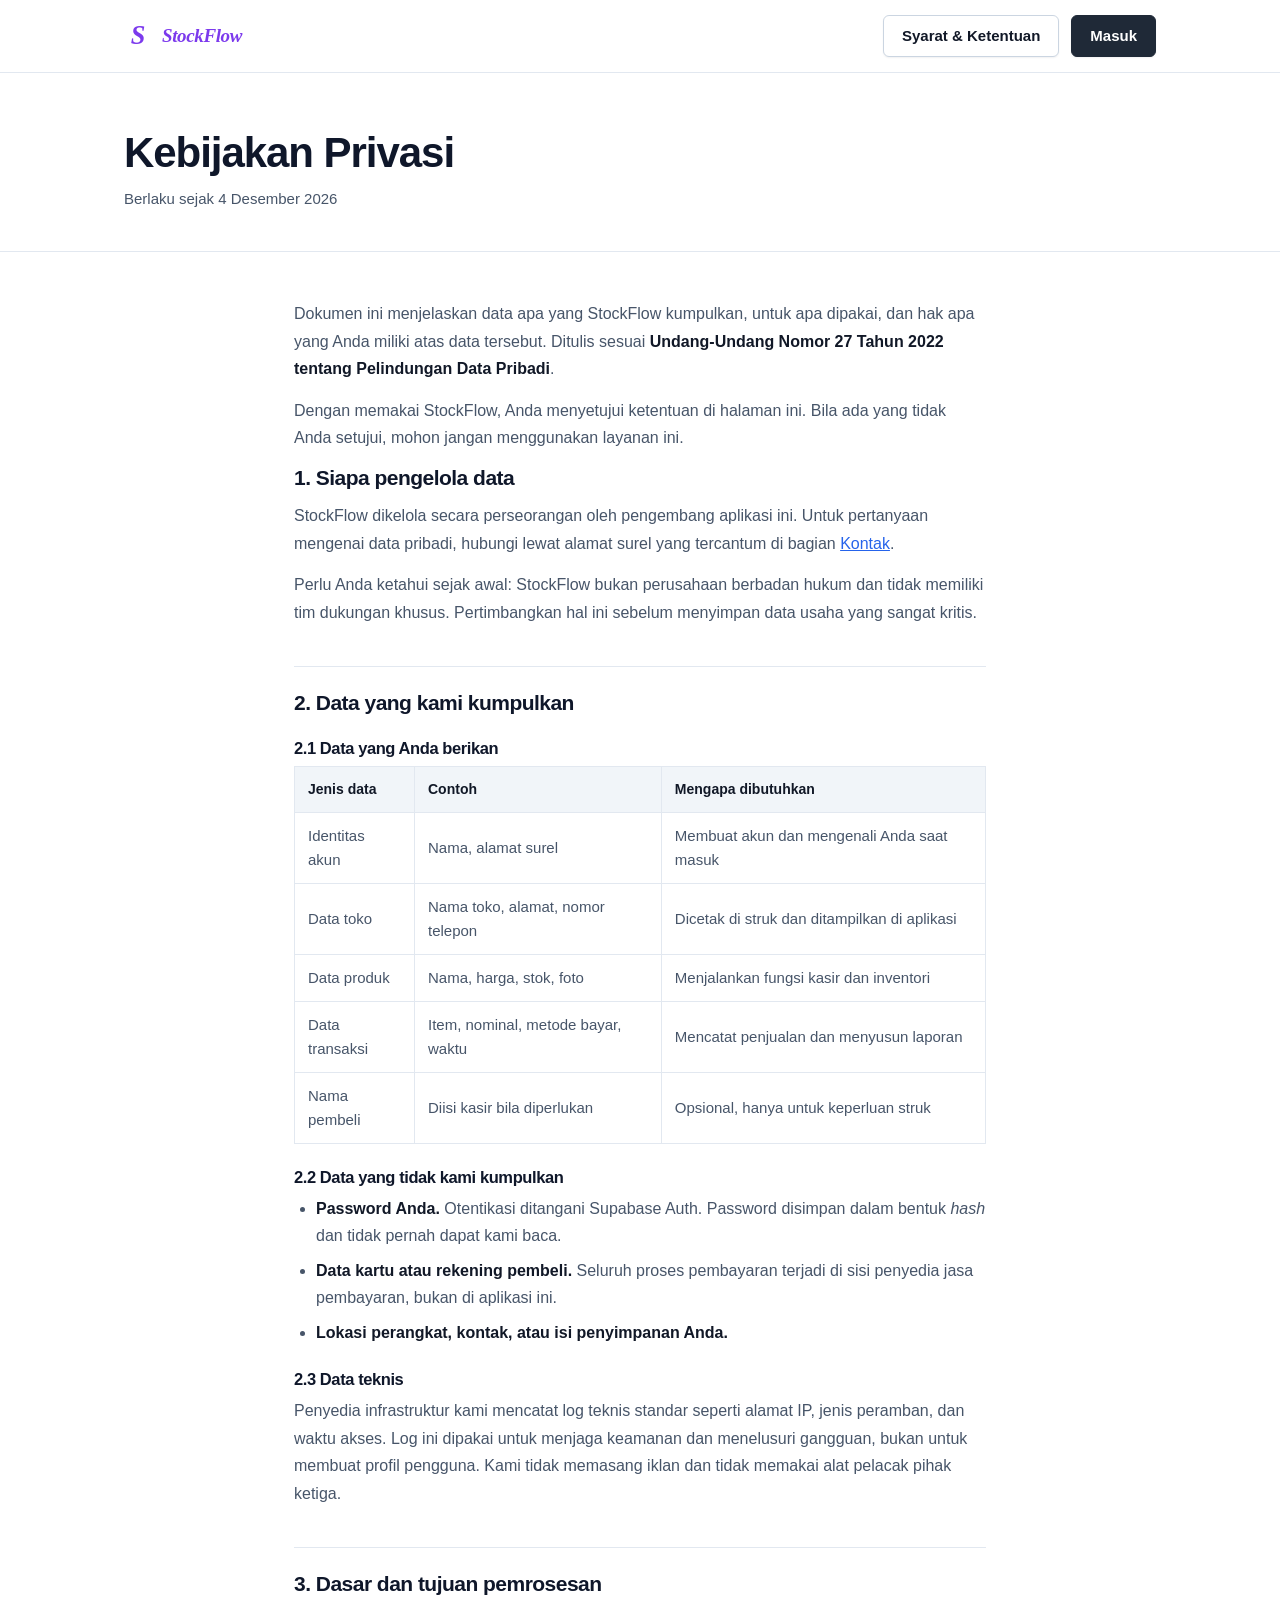
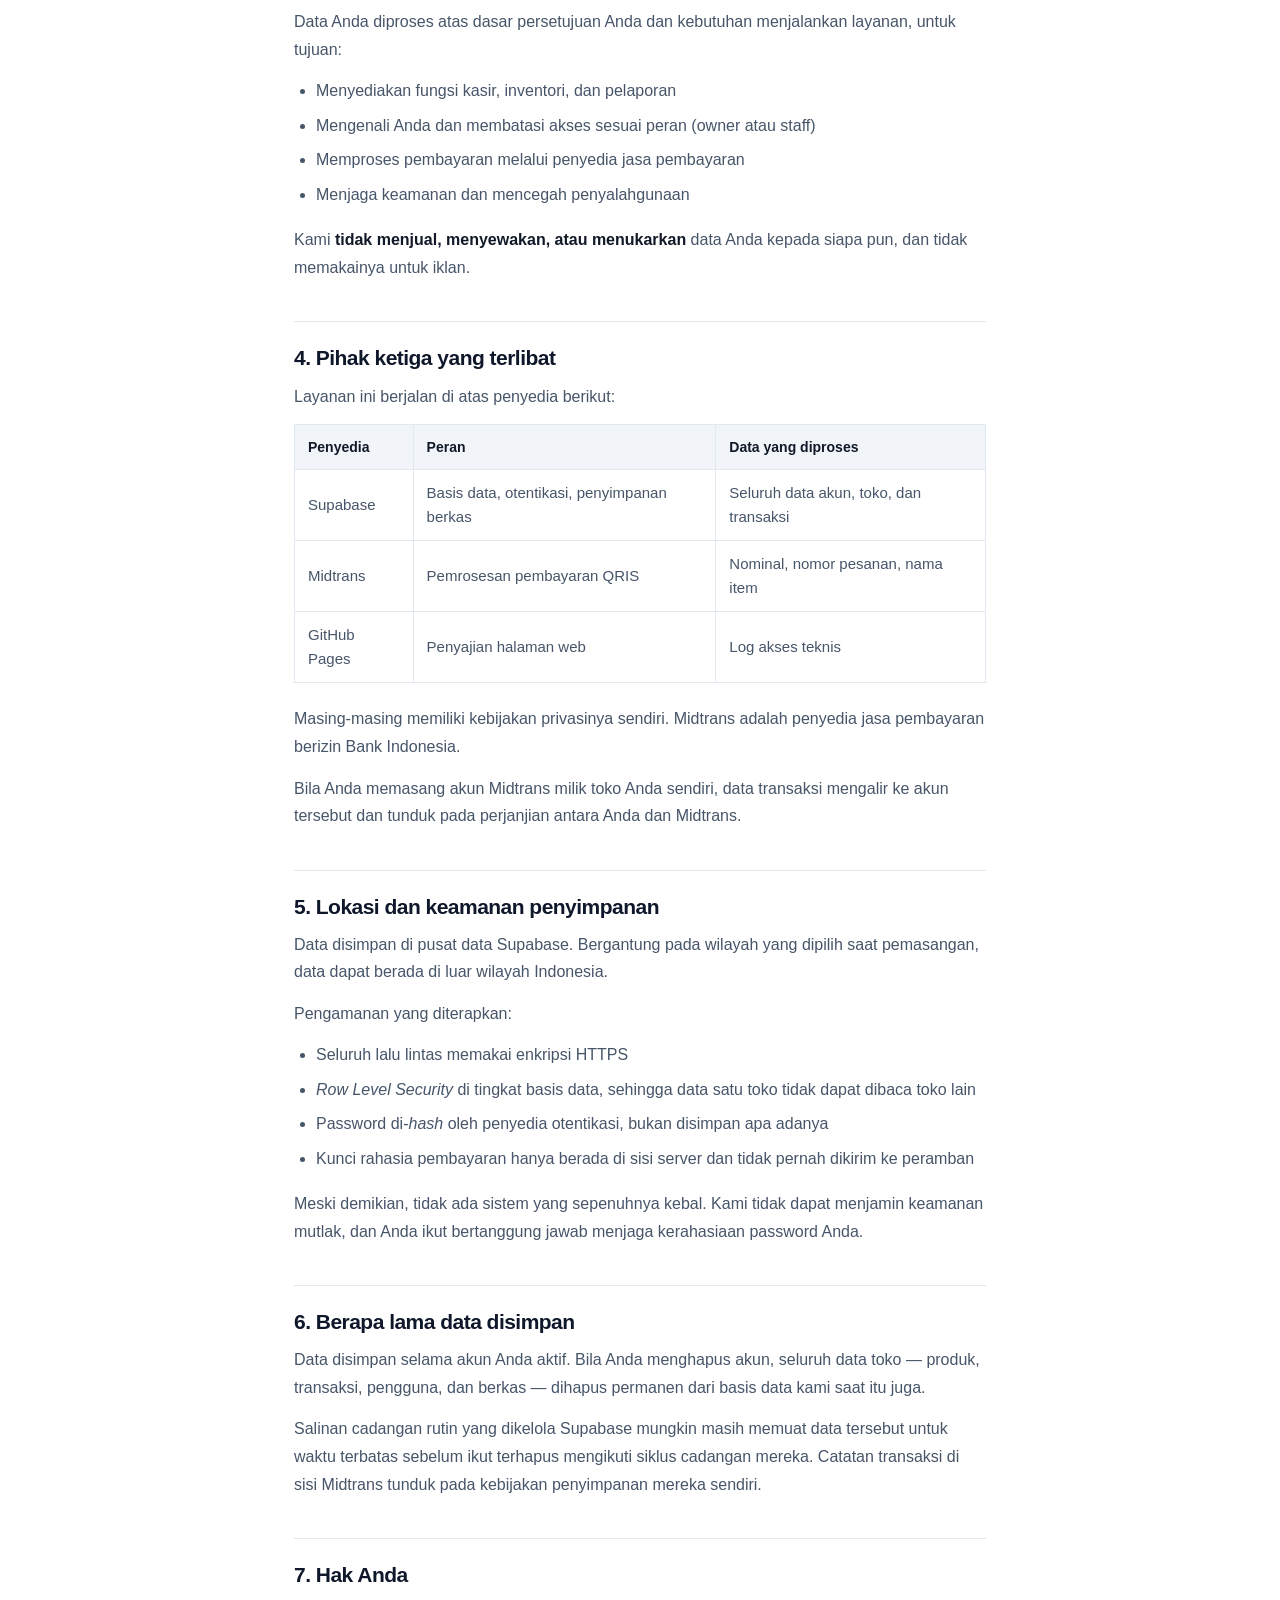
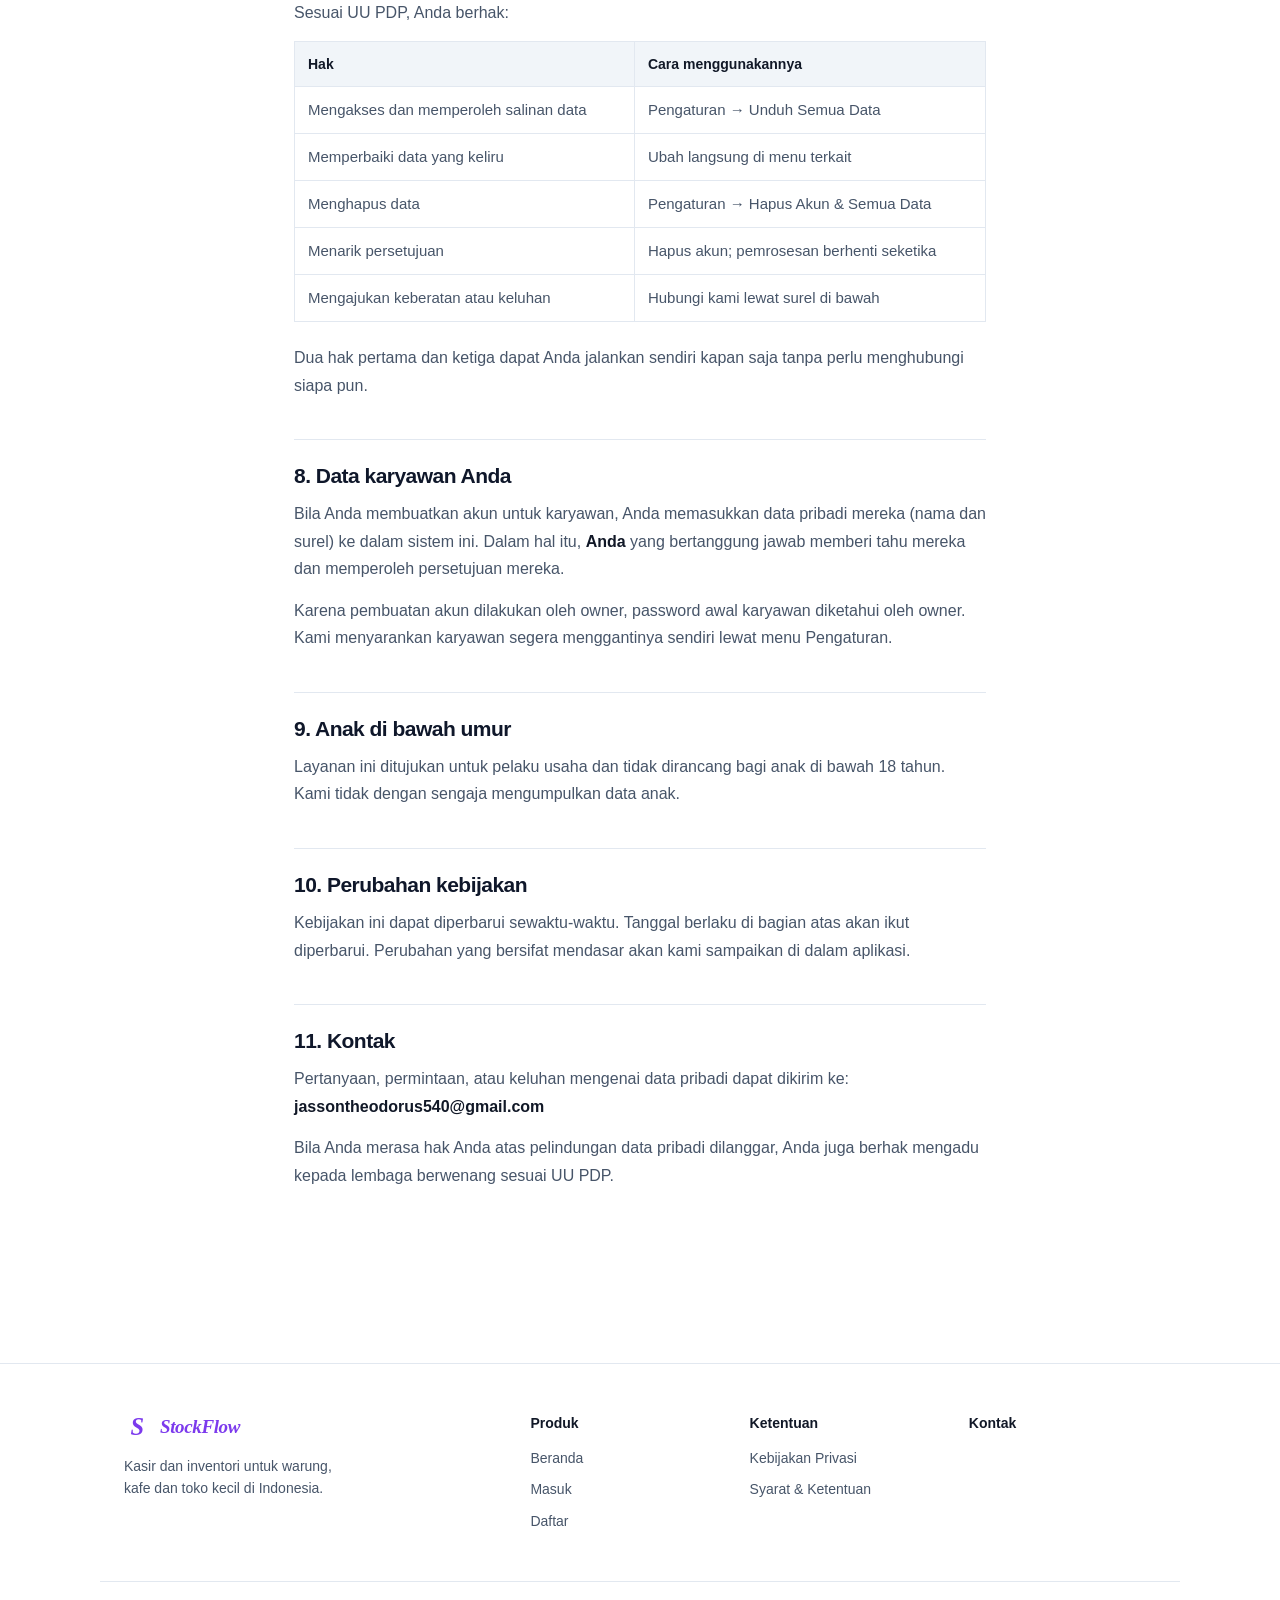
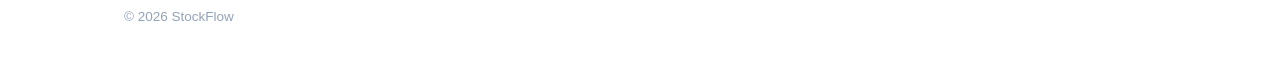
<file: privasi.html>
<!DOCTYPE html>
<html lang="id">
<head>
<meta charset="UTF-8">
<meta name="viewport" content="width=device-width,initial-scale=1">
<meta http-equiv="Content-Security-Policy" content="default-src 'self'; script-src 'self' 'unsafe-inline'; style-src 'self' 'unsafe-inline'; img-src 'self' data: blob: https://*.supabase.co https://*.midtrans.com; connect-src 'self' https://*.supabase.co wss://*.supabase.co; font-src 'self' data:; object-src 'none'; base-uri 'self'; form-action 'self'; manifest-src 'self'; worker-src 'self'">
<meta name="referrer" content="strict-origin-when-cross-origin">
<link rel="manifest" href="manifest.webmanifest">
<link rel="icon" type="image/png" href="img/favicon-32.png">
<link rel="apple-touch-icon" href="img/apple-touch-icon.png">
<script src="js/boot.js?v=20261115b"></script>
<meta name="theme-color" content="#1F2937">
<title>Kebijakan Privasi , StockFlow</title>
<meta name="description" content="Kebijakan Privasi StockFlow: data apa yang dikumpulkan, untuk apa dipakai, berapa lama disimpan, dan hak Anda atas data tersebut.">
<link rel="stylesheet" href="css/landing.css?v=20261115b">
</head>
<body>

<nav class="nav"><div class="nav-in"><a href="index.html" class="brand"><span id="navLogo"></span><span>StockFlow</span></a><div class="spacer"></div><a href="ketentuan.html" class="btn">Syarat &amp; Ketentuan</a><a href="masuk.html" class="btn btn-primary">Masuk</a></div></nav>




<header class="doc-hero"><div class="wrap">
  <h1>Kebijakan Privasi</h1>
  <p>Berlaku sejak <span id="eff"></span></p>
</div></header>

<main class="doc-body">
<p>
    Dokumen ini menjelaskan data apa yang StockFlow kumpulkan, untuk apa dipakai,
    dan hak apa yang Anda miliki atas data tersebut. Ditulis sesuai
    <strong>Undang-Undang Nomor 27 Tahun 2022 tentang Pelindungan Data Pribadi</strong>.
  </p>
  <p>
    Dengan memakai StockFlow, Anda menyetujui ketentuan di halaman ini. Bila ada
    yang tidak Anda setujui, mohon jangan menggunakan layanan ini.
  </p>

  <h2>1. Siapa pengelola data</h2>
  <p>
    StockFlow dikelola secara perseorangan oleh pengembang aplikasi ini. Untuk pertanyaan
    mengenai data pribadi, hubungi lewat alamat surel yang tercantum di bagian
    <a href="#kontak">Kontak</a>.
  </p>
  <p>
    Perlu Anda ketahui sejak awal: StockFlow bukan perusahaan berbadan hukum dan
    tidak memiliki tim dukungan khusus. Pertimbangkan hal ini sebelum menyimpan
    data usaha yang sangat kritis.
  </p>

  <h2>2. Data yang kami kumpulkan</h2>

  <h3>2.1 Data yang Anda berikan</h3>
  <table>
    <tr><th>Jenis data</th><th>Contoh</th><th>Mengapa dibutuhkan</th></tr>
    <tr><td>Identitas akun</td><td>Nama, alamat surel</td><td>Membuat akun dan mengenali Anda saat masuk</td></tr>
    <tr><td>Data toko</td><td>Nama toko, alamat, nomor telepon</td><td>Dicetak di struk dan ditampilkan di aplikasi</td></tr>
    <tr><td>Data produk</td><td>Nama, harga, stok, foto</td><td>Menjalankan fungsi kasir dan inventori</td></tr>
    <tr><td>Data transaksi</td><td>Item, nominal, metode bayar, waktu</td><td>Mencatat penjualan dan menyusun laporan</td></tr>
    <tr><td>Nama pembeli</td><td>Diisi kasir bila diperlukan</td><td>Opsional, hanya untuk keperluan struk</td></tr>
  </table>

  <h3>2.2 Data yang tidak kami kumpulkan</h3>
  <ul>
    <li><strong>Password Anda.</strong> Otentikasi ditangani Supabase Auth. Password disimpan dalam bentuk <em>hash</em> dan tidak pernah dapat kami baca.</li>
    <li><strong>Data kartu atau rekening pembeli.</strong> Seluruh proses pembayaran terjadi di sisi penyedia jasa pembayaran, bukan di aplikasi ini.</li>
    <li><strong>Lokasi perangkat, kontak, atau isi penyimpanan Anda.</strong></li>
  </ul>

  <h3>2.3 Data teknis</h3>
  <p>
    Penyedia infrastruktur kami mencatat log teknis standar seperti alamat IP, jenis
    peramban, dan waktu akses. Log ini dipakai untuk menjaga keamanan dan menelusuri
    gangguan, bukan untuk membuat profil pengguna. Kami tidak memasang iklan dan tidak
    memakai alat pelacak pihak ketiga.
  </p>

  <h2>3. Dasar dan tujuan pemrosesan</h2>
  <p>Data Anda diproses atas dasar persetujuan Anda dan kebutuhan menjalankan layanan, untuk tujuan:</p>
  <ul>
    <li>Menyediakan fungsi kasir, inventori, dan pelaporan</li>
    <li>Mengenali Anda dan membatasi akses sesuai peran (owner atau staff)</li>
    <li>Memproses pembayaran melalui penyedia jasa pembayaran</li>
    <li>Menjaga keamanan dan mencegah penyalahgunaan</li>
  </ul>
  <p>
    Kami <strong>tidak menjual, menyewakan, atau menukarkan</strong> data Anda kepada
    siapa pun, dan tidak memakainya untuk iklan.
  </p>

  <h2>4. Pihak ketiga yang terlibat</h2>
  <p>Layanan ini berjalan di atas penyedia berikut:</p>
  <table>
    <tr><th>Penyedia</th><th>Peran</th><th>Data yang diproses</th></tr>
    <tr><td>Supabase</td><td>Basis data, otentikasi, penyimpanan berkas</td><td>Seluruh data akun, toko, dan transaksi</td></tr>
    <tr><td>Midtrans</td><td>Pemrosesan pembayaran QRIS</td><td>Nominal, nomor pesanan, nama item</td></tr>
    <tr><td>GitHub Pages</td><td>Penyajian halaman web</td><td>Log akses teknis</td></tr>
  </table>
  <p>
    Masing-masing memiliki kebijakan privasinya sendiri. Midtrans adalah penyedia jasa
    pembayaran berizin Bank Indonesia.
  </p>
  <p>
    Bila Anda memasang akun Midtrans milik toko Anda sendiri, data transaksi mengalir
    ke akun tersebut dan tunduk pada perjanjian antara Anda dan Midtrans.
  </p>

  <h2>5. Lokasi dan keamanan penyimpanan</h2>
  <p>
    Data disimpan di pusat data Supabase. Bergantung pada wilayah yang dipilih saat
    pemasangan, data dapat berada di luar wilayah Indonesia.
  </p>
  <p>Pengamanan yang diterapkan:</p>
  <ul>
    <li>Seluruh lalu lintas memakai enkripsi HTTPS</li>
    <li><em>Row Level Security</em> di tingkat basis data, sehingga data satu toko tidak dapat dibaca toko lain</li>
    <li>Password di-<em>hash</em> oleh penyedia otentikasi, bukan disimpan apa adanya</li>
    <li>Kunci rahasia pembayaran hanya berada di sisi server dan tidak pernah dikirim ke peramban</li>
  </ul>
  <p>
    Meski demikian, tidak ada sistem yang sepenuhnya kebal. Kami tidak dapat menjamin
    keamanan mutlak, dan Anda ikut bertanggung jawab menjaga kerahasiaan password Anda.
  </p>

  <h2>6. Berapa lama data disimpan</h2>
  <p>
    Data disimpan selama akun Anda aktif. Bila Anda menghapus akun, seluruh data toko
    &mdash; produk, transaksi, pengguna, dan berkas &mdash; dihapus permanen dari basis
    data kami saat itu juga.
  </p>
  <p>
    Salinan cadangan rutin yang dikelola Supabase mungkin masih memuat data tersebut
    untuk waktu terbatas sebelum ikut terhapus mengikuti siklus cadangan mereka. Catatan
    transaksi di sisi Midtrans tunduk pada kebijakan penyimpanan mereka sendiri.
  </p>

  <h2>7. Hak Anda</h2>
  <p>Sesuai UU PDP, Anda berhak:</p>
  <table>
    <tr><th>Hak</th><th>Cara menggunakannya</th></tr>
    <tr><td>Mengakses dan memperoleh salinan data</td><td>Pengaturan &rarr; Unduh Semua Data</td></tr>
    <tr><td>Memperbaiki data yang keliru</td><td>Ubah langsung di menu terkait</td></tr>
    <tr><td>Menghapus data</td><td>Pengaturan &rarr; Hapus Akun &amp; Semua Data</td></tr>
    <tr><td>Menarik persetujuan</td><td>Hapus akun; pemrosesan berhenti seketika</td></tr>
    <tr><td>Mengajukan keberatan atau keluhan</td><td>Hubungi kami lewat surel di bawah</td></tr>
  </table>
  <p>
    Dua hak pertama dan ketiga dapat Anda jalankan sendiri kapan saja tanpa perlu
    menghubungi siapa pun.
  </p>

  <h2>8. Data karyawan Anda</h2>
  <p>
    Bila Anda membuatkan akun untuk karyawan, Anda memasukkan data pribadi mereka
    (nama dan surel) ke dalam sistem ini. Dalam hal itu, <strong>Anda</strong> yang
    bertanggung jawab memberi tahu mereka dan memperoleh persetujuan mereka.
  </p>
  <p>
    Karena pembuatan akun dilakukan oleh owner, password awal karyawan diketahui oleh
    owner. Kami menyarankan karyawan segera menggantinya sendiri lewat menu Pengaturan.
  </p>

  <h2>9. Anak di bawah umur</h2>
  <p>
    Layanan ini ditujukan untuk pelaku usaha dan tidak dirancang bagi anak di bawah
    18 tahun. Kami tidak dengan sengaja mengumpulkan data anak.
  </p>

  <h2>10. Perubahan kebijakan</h2>
  <p>
    Kebijakan ini dapat diperbarui sewaktu-waktu. Tanggal berlaku di bagian atas akan
    ikut diperbarui. Perubahan yang bersifat mendasar akan kami sampaikan di dalam aplikasi.
  </p>

  <h2 id="kontak">11. Kontak</h2>
  <p>
    Pertanyaan, permintaan, atau keluhan mengenai data pribadi dapat dikirim ke:
    <strong><span id="mail"></span></strong>
  </p>
  <p>
    Bila Anda merasa hak Anda atas pelindungan data pribadi dilanggar, Anda juga berhak
    mengadu kepada lembaga berwenang sesuai UU PDP.
  </p>
</main>

<footer class="foot">
  <div class="foot-in">
    <div class="foot-about">
      <a href="index.html" class="brand"><span id="footLogo"></span><span>StockFlow</span></a>
      <p>Kasir dan inventori untuk warung, kafe dan toko kecil di Indonesia.</p>
    </div>
    <div class="foot-col"><b>Produk</b>
      <a href="index.html">Beranda</a><a href="masuk.html">Masuk</a>
      <a href="masuk.html?daftar=1">Daftar</a></div>
    <div class="foot-col"><b>Ketentuan</b>
      <a href="privasi.html">Kebijakan Privasi</a>
      <a href="ketentuan.html">Syarat &amp; Ketentuan</a></div>
    <div class="foot-col"><b>Kontak</b>
      <span style="font-size:14px;color:var(--text-mid)" id="mail"></span></div>
  </div>
  <div class="foot-last">&copy; <span id="yr"></span> StockFlow</div>
</footer>

<script src="js/icons.js?v=20261115b"></script>
<script>
document.getElementById('navLogo').innerHTML  = Icons.logo(28);
document.getElementById('footLogo').innerHTML = Icons.logo(26);
document.getElementById('yr').textContent = new Date().getFullYear();
document.getElementById('eff').textContent =
  new Date().toLocaleDateString('id-ID', { day:'numeric', month:'long', year:'numeric' });
document.getElementById('mail').textContent = ['jassontheodorus540','gmail.com'].join('@');
</script>

</body>
</html>
</file>
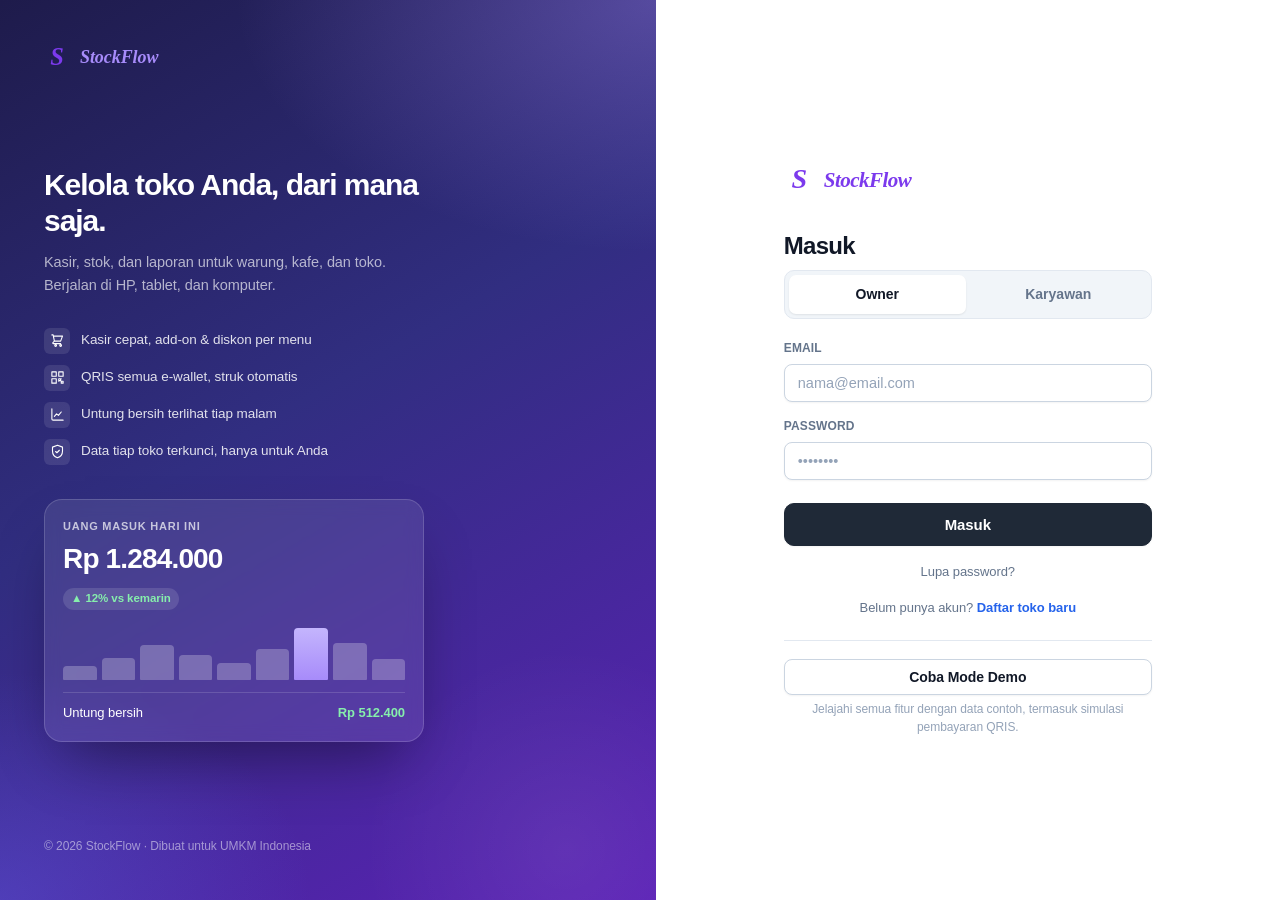
<file: products.html>
<!DOCTYPE html>
<html lang="id" data-theme="light">
<head>
<meta charset="UTF-8">
<meta name="viewport" content="width=device-width,initial-scale=1,viewport-fit=cover">
<meta http-equiv="Content-Security-Policy" content="default-src 'self'; script-src 'self' 'unsafe-inline'; style-src 'self' 'unsafe-inline'; img-src 'self' data: blob: https://*.supabase.co https://*.midtrans.com; connect-src 'self' https://*.supabase.co wss://*.supabase.co; font-src 'self' data:; object-src 'none'; base-uri 'self'; form-action 'self'; manifest-src 'self'; worker-src 'self'">
<meta name="referrer" content="strict-origin-when-cross-origin">
<link rel="manifest" href="manifest.webmanifest">
<link rel="icon" type="image/png" href="img/favicon-32.png">
<link rel="apple-touch-icon" href="img/apple-touch-icon.png">
<script src="js/boot.js?v=20261115b"></script>
<meta name="theme-color" content="#1F2937">
<title>Produk — StockFlow</title>
<link rel="stylesheet" href="css/app.css?v=20261115b">
</head>
<body>

<div id="app">
<div class="content">

  <div class="row wrap mb16">
    <div class="search-wrap" style="max-width:380px">
      <input type="text" id="q" class="input" placeholder="Cari produk…" oninput="render()">
    </div>
    <select class="select" id="fCat" onchange="render()" style="width:auto;min-width:150px"></select>
    <div class="spacer"></div>
    <button class="btn" onclick="openCat()"><span data-ico="tag" data-ico-size="16"></span>Kategori</button>
    <button class="btn btn-primary" onclick="openEdit()">+ Produk</button>
  </div>

  <div class="grid g4 keep mb16" id="stats"></div>

  <div class="card p0">
    <div class="table-wrap">
      <table class="tbl">
        <thead><tr>
          <th style="width:46px"></th>
          <th>Produk</th>
          <th class="hide-mobile">Kategori</th>
          <th class="num">Harga</th>
          <th class="num">Stok</th>
          <th style="width:90px"></th>
        </tr></thead>
        <tbody id="rows"></tbody>
      </table>
    </div>
  </div>

</div>
</div>

<!-- MODAL PRODUK -->
<div class="modal" id="mEdit">
  <div class="modal-box wide">
    <div class="modal-hd">
      <h3 id="eTitle">Tambah Produk</h3>
      <button class="modal-x" onclick="UI.closeModal('mEdit')">&times;</button>
    </div>
    <div class="modal-bd">
      <input type="hidden" id="eId">

      <div class="field tc">
        <div id="imgPrev" style="width:120px;height:120px;border-radius:var(--r-lg);background:var(--surface-2);margin:0 auto 10px;display:grid;place-items:center;font-size:36px;overflow:hidden;border:1.5px solid var(--border)"><span data-ico="box" data-ico-size="16"></span></div>
        <input type="file" id="eImg" accept="image/*" class="hide" onchange="pickImg(this)">
        <button class="btn btn-sm" onclick="document.getElementById('eImg').click()"><span data-ico="camera" data-ico-size="16"></span>Pilih Foto</button>
        <button class="btn btn-sm btn-ghost hide" id="imgDel" onclick="delImg()">Hapus</button>
      </div>

      <div class="field">
        <label class="label">NAMA PRODUK *</label>
        <input type="text" id="eName" class="input" placeholder="Misal: Kopi Susu">
      </div>

      <div class="grid g2">
        <div class="field">
          <label class="label">KATEGORI</label>
          <select id="eCat" class="select"></select>
        </div>
        <div class="field">
          <label class="label">SATUAN</label>
          <input type="text" id="eUnit" class="input" placeholder="pcs" value="pcs">
        </div>
      </div>

      <div class="grid g2">
        <div class="field">
          <label class="label">HARGA JUAL *</label>
          <input type="number" id="ePrice" class="input" placeholder="0" min="0">
        </div>
        <div class="field">
          <label class="label">HARGA BELI</label>
          <input type="number" id="eCost" class="input" placeholder="0" min="0">
          <div class="hint">Untuk menghitung laba.</div>
        </div>
      </div>

      <div class="grid g2">
        <div class="field">
          <label class="label" id="eStockLbl">STOK AWAL</label>
          <input type="number" id="eStock" class="input" placeholder="0" min="0">
        </div>
        <div class="field">
          <label class="label">STOK MINIMUM</label>
          <input type="number" id="eMin" class="input" placeholder="0" min="0">
          <div class="hint">Peringatan bila stok di bawah ini.</div>
        </div>
      </div>

      <div class="field mb0">
        <div class="row mb8"><label class="label mb0">ADD-ON</label><div class="spacer"></div>
          <button type="button" class="btn btn-sm" onclick="aeAdd()">+ Tambah add-on</button></div>
        <div id="aeList" class="addon-ed"></div>
        <div class="hint">Misal: Extra shot Rp 5.000, Keju Rp 3.000, Less sugar Rp 0. Dipilih kasir saat produk diketuk.</div>
      </div>
    </div>
    <div class="modal-ft">
      <button class="btn" onclick="UI.closeModal('mEdit')">Batal</button>
      <button class="btn btn-primary" onclick="save()">Simpan</button>
    </div>
  </div>
</div>

<!-- MODAL KATEGORI -->
<div class="modal" id="mCat">
  <div class="modal-box narrow">
    <div class="modal-hd">
      <h3>Kategori</h3>
      <button class="modal-x" onclick="UI.closeModal('mCat')">&times;</button>
    </div>
    <div class="modal-bd">
      <div class="row mb16">
        <input type="text" id="cName" class="input" placeholder="Nama kategori baru">
        <button class="btn btn-primary" onclick="addCat()">Tambah</button>
      </div>
      <div id="catList"></div>
    </div>
  </div>
</div>

<script src="js/icons.js?v=20261115b"></script>
<script src="js/config.js?v=20261115b"></script>
<script src="js/demo.js?v=20261115b"></script>
<script src="js/demo.js?v=20261115b"></script>
<script src="js/api.js?v=20261115b"></script>
<script src="js/auth.js?v=20261115b"></script>
<script src="js/ui.js?v=20261115b"></script>
<script>
if (!Auth.guard(true)) throw 'redirect';
var U = Auth.user();
var products = [], cats = [], imgUrl = null, imgFile = null;

UI.shell('products', 'Produk');

async function load() {
  UI.loading(true);
  var rc = await API.from('categories').select('*').order('sort_order');
  var rp_ = await API.from('products').select('*').order('name');
  UI.loading(false);

  if (rp_.error) return UI.toast(rp_.error.message, 'error');
  cats = rc.data || [];
  products = rp_.data || [];

  var opts = '<option value="">— Tanpa kategori —</option>' +
    cats.map(function (c) { return '<option value="' + c.id + '">' + UI.esc(c.name) + '</option>'; }).join('');
  document.getElementById('eCat').innerHTML = opts;
  document.getElementById('fCat').innerHTML = '<option value="">Semua kategori</option>' +
    cats.map(function (c) { return '<option value="' + c.id + '">' + UI.esc(c.name) + '</option>'; }).join('');

  render();
  renderStats();
}

function catName(id) {
  var c = cats.find(function (x) { return x.id === id; });
  return c ? c.name : '—';
}

function renderStats() {
  var total = products.length;
  var low = products.filter(function (p) { return Number(p.stock) > 0 && Number(p.stock) <= Number(p.min_stock || 0); }).length;
  var out = products.filter(function (p) { return Number(p.stock) <= 0; }).length;
  var val = products.reduce(function (s, p) { return s + Number(p.cost || 0) * Number(p.stock || 0); }, 0);

  document.getElementById('stats').innerHTML =
    '<div class="stat"><div class="stat-lbl">Total Produk</div><div class="stat-val">' + total + '</div></div>' +
    '<div class="stat"><div class="stat-lbl">Stok Rendah</div><div class="stat-val c-warn">' + low + '</div></div>' +
    '<div class="stat"><div class="stat-lbl">Stok Habis</div><div class="stat-val c-danger">' + out + '</div></div>' +
    '<div class="stat"><div class="stat-lbl">Nilai Inventori</div><div class="stat-val" style="font-size:19px">' + UI.rp(val) + '</div></div>';
}

function render() {
  var q = document.getElementById('q').value.toLowerCase().trim();
  var fc = document.getElementById('fCat').value;

  var list = products.filter(function (p) {
    if (fc && p.category_id !== fc) return false;
    if (!q) return true;
    return (p.name || '').toLowerCase().includes(q) ||
           (p.sku || '').toLowerCase().includes(q) ||
           (p.barcode || '').toLowerCase().includes(q);
  });

  if (!list.length) {
    document.getElementById('rows').innerHTML =
      '<tr><td colspan="7">' +
      products.length
        ? UI.empty('search', 'Tidak ada hasil', 'Coba kata kunci atau kategori lain')
        : UI.empty('box', 'Belum ada produk', 'Mulai dengan satu produk yang paling sering Anda jual.', { label: 'Tambah produk pertama', onclick: 'openEdit()' }) +
      '</td></tr>';
    return;
  }

  document.getElementById('rows').innerHTML = list.map(function (p) {
    var st = Number(p.stock) || 0;
    var cls = st <= 0 ? 'danger' : (st <= Number(p.min_stock || 0) ? 'warn' : 'ok');
    return '<tr>' +
      '<td><div style="width:38px;height:38px;border-radius:9px;background:var(--surface-2);display:grid;place-items:center;overflow:hidden;font-size:17px">' +
        (p.image_url ? '<img src="' + UI.esc(p.image_url) + '" style="width:100%;height:100%;object-fit:cover" loading="lazy">' : UI.ic('box', 22)) +
      '</div></td>' +
      '<td><div class="fw7">' + UI.esc(p.name) + '</div>' +
        (p.active ? '' : '<span class="badge">Nonaktif</span>') + '</td>' +
      '<td class="hide-mobile c-mid">' + UI.esc(catName(p.category_id)) + '</td>' +
      '<td class="num fw7 mono">' + UI.rp(p.price) + '</td>' +
      '<td class="num"><span class="badge ' + cls + '">' + UI.num(st) + '</span></td>' +
      '<td><div class="row" style="gap:4px;justify-content:flex-end">' +
        '<button class="btn btn-ghost btn-icon" onclick="openEdit(\'' + p.id + '\')" title="Ubah">&#9999;</button>' +
        '<button class="btn btn-ghost btn-icon c-danger" onclick="del(\'' + p.id + '\')" title="Hapus">' + UI.ic('trash',16) + '</button>' +
      '</div></td></tr>';
  }).join('');
}

/* ---------- Form ---------- */
function openEdit(id) {
  imgFile = null;
  var p = id ? products.find(function (x) { return x.id === id; }) : null;

  document.getElementById('eTitle').textContent = p ? 'Ubah Produk' : 'Tambah Produk';
  document.getElementById('eId').value    = p ? p.id : '';
  document.getElementById('eName').value  = p ? p.name : '';
  document.getElementById('eCat').value   = p && p.category_id ? p.category_id : '';
  document.getElementById('eUnit').value  = p ? (p.unit || 'pcs') : 'pcs';
  document.getElementById('ePrice').value = p ? p.price : '';
  document.getElementById('eCost').value  = p ? p.cost : '';
  document.getElementById('eStock').value = p ? p.stock : '';
  document.getElementById('eMin').value   = p ? p.min_stock : '';

  imgUrl = p ? p.image_url : null;
  showPrev();
  aeRender(p && Array.isArray(p.addons) ? p.addons : []);
  document.getElementById('eStock').disabled = false;
  document.getElementById('eStockLbl').textContent = p ? 'STOK' : 'STOK AWAL';
  UI.openModal('mEdit');
}

function showPrev() {
  document.getElementById('imgPrev').innerHTML = imgUrl
    ? '<img src="' + UI.esc(imgUrl) + '" style="width:100%;height:100%;object-fit:cover">'
    : UI.ic('box', 26);
  document.getElementById('imgDel').classList.toggle('hide', !imgUrl);
}

function pickImg(inp) {
  var f = inp.files && inp.files[0];
  if (!f) return;
  if (f.size > 5 * 1024 * 1024) return UI.toast('Foto maksimal 5MB', 'error');
  imgFile = f;
  var r = new FileReader();
  r.onload = function (e) { imgUrl = e.target.result; showPrev(); };
  r.readAsDataURL(f);
}

/* ---------- Editor add-on ---------- */
function aeRow(a) {
  return '<div class="ae-row">' +
    '<input type="text" class="input ae-n" placeholder="Nama add-on" value="' + UI.esc(a.name || '') + '">' +
    '<input type="number" class="input ae-p" placeholder="Harga" min="0" value="' + (a.price != null ? Number(a.price) : '') + '">' +
    '<button type="button" class="btn btn-sm btn-ghost" title="Hapus" onclick="this.parentNode.remove()">&times;</button>' +
  '</div>';
}
function aeRender(list) { document.getElementById('aeList').innerHTML = list.map(aeRow).join(''); }
function aeAdd() {
  document.getElementById('aeList').insertAdjacentHTML('beforeend', aeRow({}));
  var rows = document.querySelectorAll('#aeList .ae-n');
  rows[rows.length - 1].focus();
}
function aeRead() {
  var seen = {};
  return Array.prototype.slice.call(document.querySelectorAll('#aeList .ae-row')).map(function (r) {
    return { name: r.querySelector('.ae-n').value.trim().slice(0, 40),
             price: Math.max(0, Number(r.querySelector('.ae-p').value) || 0) };
  }).filter(function (a) {
    if (!a.name || seen[a.name.toLowerCase()]) return false;
    seen[a.name.toLowerCase()] = 1; return true;
  }).slice(0, 20);
}

function delImg() { imgUrl = null; imgFile = null; document.getElementById('eImg').value = ''; showPrev(); }

async function save() {
  var name  = document.getElementById('eName').value.trim();
  var price = Number(document.getElementById('ePrice').value) || 0;
  if (!name)  return UI.toast('Nama produk wajib diisi', 'error');
  if (price <= 0) return UI.toast('Harga jual harus lebih dari 0', 'error');

  UI.loading(true);

  var url = imgUrl;
  if (imgFile) {
    url = await API.upload(imgFile, 'products/' + U.business_id);
    if (!url) { UI.loading(false); return UI.toast('Gagal mengunggah foto', 'error'); }
  }
  if (url && url.startsWith('data:')) url = null;

  var id = document.getElementById('eId').value;
  var body = {
    business_id: U.business_id,
    category_id: document.getElementById('eCat').value || null,
    name: name,
    unit: document.getElementById('eUnit').value.trim() || 'pcs',
    price: price,
    cost: Number(document.getElementById('eCost').value) || 0,
    min_stock: Number(document.getElementById('eMin').value) || 0,
    image_url: url,
    addons: aeRead(),
  };

  var newStock = Math.max(0, Number(document.getElementById('eStock').value) || 0);
  var res;

  if (id) {
    var old = products.find(function (x) { return x.id === id; }) || {};
    body.stock = newStock;
    res = await API.from('products').update(body).eq('id', id).run();
    if (!res.error) await logEdit(id, old, body);
  } else {
    body.stock = newStock;
    res = await API.from('products').insert(body).select('*').single();
    if (!res.error) {
      await logMove(res.data.id, 'create', body.stock,
        'Produk baru "' + name + '" — stok awal ' + UI.num(body.stock) + ' ' + body.unit +
        ', harga jual ' + UI.rp(body.price) + ', harga beli ' + UI.rp(body.cost));
    }
  }

  UI.loading(false);
  if (res.error) return UI.toast(res.error.message, 'error');

  UI.toast(id ? 'Produk diperbarui' : 'Produk ditambahkan', 'ok');
  UI.closeModal('mEdit');
  load();
}

/* ---------- Log produk ----------
   Setiap penambahan dan perubahan produk dicatat di log stok dengan
   rincian nilai lama -> baru, supaya jelas siapa mengubah apa. */
async function logMove(pid, type, qty, note, cost) {
  await API.from('stock_movements').insert({
    business_id: U.business_id, product_id: pid, type: type,
    qty: qty, cost: cost || 0, note: note, user_id: U.id,
  }).select('id');
}

async function logEdit(pid, old, next) {
  var changes = [];
  var cat = function (cid) { return catName(cid) || 'Tanpa kategori'; };
  if (old.name !== next.name)           changes.push('nama "' + old.name + '" → "' + next.name + '"');
  if (Number(old.price) !== Number(next.price)) changes.push('harga jual ' + UI.rp(old.price) + ' → ' + UI.rp(next.price));
  if (Number(old.cost) !== Number(next.cost))   changes.push('harga beli ' + UI.rp(old.cost) + ' → ' + UI.rp(next.cost));
  if ((old.category_id || null) !== (next.category_id || null)) changes.push('kategori ' + cat(old.category_id) + ' → ' + cat(next.category_id));
  if ((old.unit || 'pcs') !== next.unit) changes.push('satuan ' + (old.unit || 'pcs') + ' → ' + next.unit);
  if (Number(old.min_stock) !== Number(next.min_stock)) changes.push('stok minimum ' + UI.num(old.min_stock) + ' → ' + UI.num(next.min_stock));
  if ((old.image_url || null) !== (next.image_url || null)) changes.push(next.image_url ? 'foto diganti' : 'foto dihapus');
  var aoTxt = function (l) { return (l || []).map(function (a) { return a.name + ' ' + UI.rp(a.price); }).join(', ') || 'tidak ada'; };
  if (JSON.stringify(old.addons || []) !== JSON.stringify(next.addons || [])) changes.push('add-on ' + aoTxt(old.addons) + ' → ' + aoTxt(next.addons));

  var oldStock = Number(old.stock) || 0, newStock = Number(next.stock) || 0;
  if (oldStock !== newStock) {
    await logMove(pid, 'adjust', Math.abs(newStock - oldStock),
      'Edit produk "' + next.name + '": stok ' + UI.num(oldStock) + ' → ' + UI.num(newStock) +
      ' (' + (newStock > oldStock ? '+' : '−') + UI.num(Math.abs(newStock - oldStock)) + ')');
  }
  if (changes.length) {
    await logMove(pid, 'edit', 0, 'Edit produk "' + next.name + '": ' + changes.join('; '));
  }
}

function del(id) {
  var p = products.find(function (x) { return x.id === id; });
  UI.confirm({
    title: 'Hapus produk?',
    text: '"' + (p ? p.name : '') + '" akan dihapus permanen beserta riwayat stoknya.',
    ok: 'Hapus', danger: true,
  }).then(async function (ok) {
    if (!ok) return;
    UI.loading(true);
    var r = await API.from('products').remove().eq('id', id).run();
    UI.loading(false);
    if (r.error) return UI.toast(r.error.message, 'error');
    UI.toast('Produk dihapus', 'ok');
    load();
  });
}

/* ---------- Kategori ---------- */
function openCat() { renderCatList(); UI.openModal('mCat'); }

function renderCatList() {
  document.getElementById('catList').innerHTML = cats.length
    ? cats.map(function (c) {
        var n = products.filter(function (p) { return p.category_id === c.id; }).length;
        return '<div class="row" style="padding:11px;border-radius:var(--r);background:var(--surface-2);margin-bottom:8px">' +
          '<div style="flex:1"><div class="fw7">' + UI.esc(c.name) + '</div>' +
          '<div class="fs12 c-dim">' + n + ' produk</div></div>' +
          '<button class="btn btn-ghost btn-icon c-danger" onclick="delCat(\'' + c.id + '\')">' + UI.ic('trash',16) + '</button></div>';
      }).join('')
    : '<p class="c-dim tc fs13" style="padding:16px 0">Belum ada kategori.</p>';
}

async function addCat() {
  var name = document.getElementById('cName').value.trim();
  if (!name) return UI.toast('Isi nama kategori', 'error');

  UI.loading(true);
  var r = await API.from('categories').insert({
    business_id: U.business_id, name: name, sort_order: cats.length + 1,
  }).select('*').single();
  UI.loading(false);

  if (r.error) return UI.toast(r.error.message, 'error');
  document.getElementById('cName').value = '';
  UI.toast('Kategori ditambahkan', 'ok');
  await load();
  renderCatList();
}

function delCat(id) {
  UI.confirm({ title: 'Hapus kategori?', text: 'Produk di dalamnya tidak terhapus, hanya kategorinya dikosongkan.', ok: 'Hapus', danger: true })
    .then(async function (ok) {
      if (!ok) return;
      UI.loading(true);
      await API.from('categories').remove().eq('id', id).run();
      UI.loading(false);
      await load();
      renderCatList();
    });
}

load();
</script>
</body>
</html>
</file>
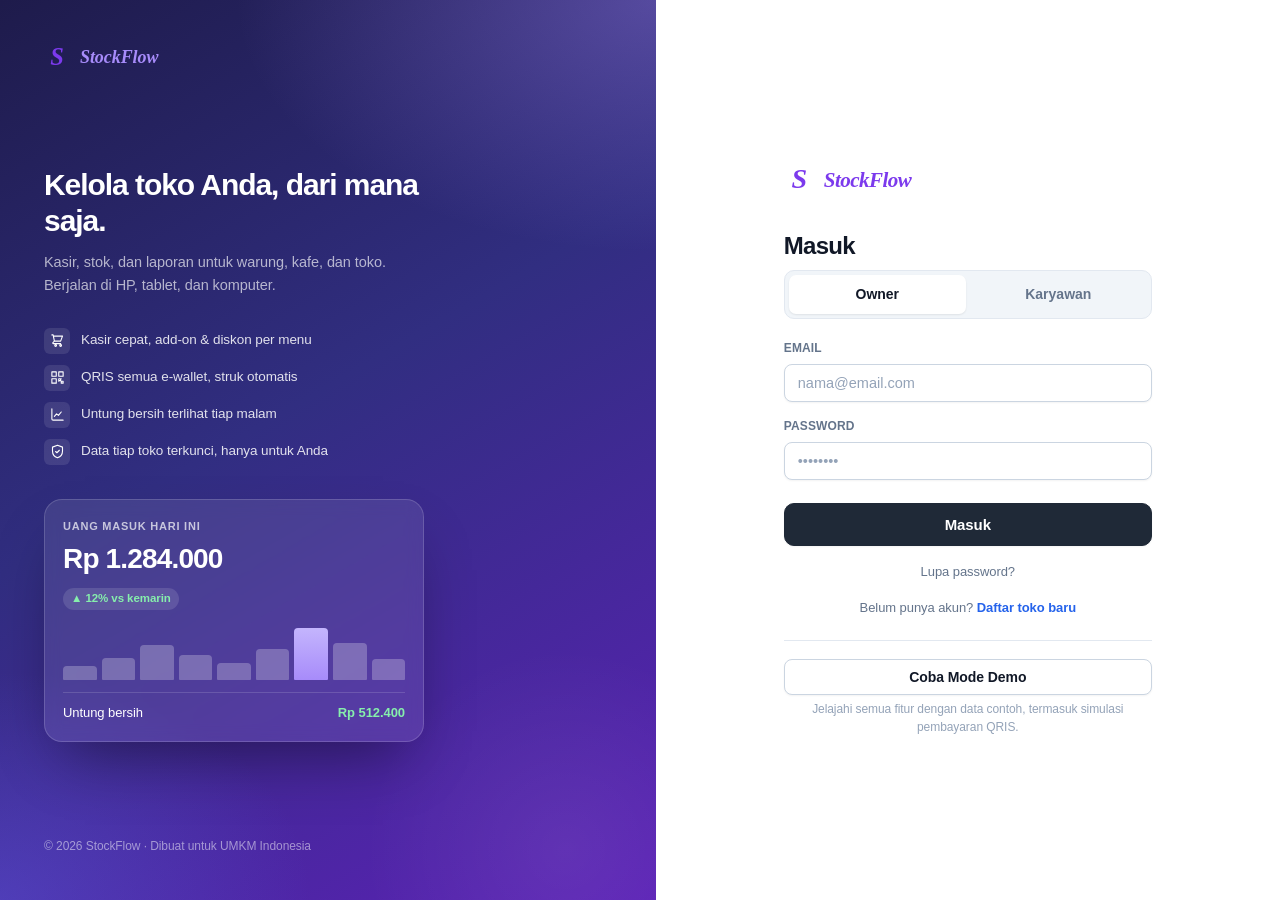
<file: reports.html>
<!DOCTYPE html>
<html lang="id" data-theme="light">
<head>
<meta charset="UTF-8">
<meta name="viewport" content="width=device-width,initial-scale=1,viewport-fit=cover">
<meta http-equiv="Content-Security-Policy" content="default-src 'self'; script-src 'self' 'unsafe-inline'; style-src 'self' 'unsafe-inline'; img-src 'self' data: blob: https://*.supabase.co https://*.midtrans.com; connect-src 'self' https://*.supabase.co wss://*.supabase.co; font-src 'self' data:; object-src 'none'; base-uri 'self'; form-action 'self'; manifest-src 'self'; worker-src 'self'">
<meta name="referrer" content="strict-origin-when-cross-origin">
<link rel="manifest" href="manifest.webmanifest">
<link rel="icon" type="image/png" href="img/favicon-32.png">
<link rel="apple-touch-icon" href="img/apple-touch-icon.png">
<script src="js/boot.js?v=20261115b"></script>
<meta name="theme-color" content="#1F2937">
<title>Laporan — StockFlow</title>
<link rel="stylesheet" href="css/app.css?v=20261115b">
<style>
.rp-top .chips { flex-wrap: wrap; }
.rp-hero {
  border-radius: 16px; padding: 22px 24px; color: #fff;
  background: linear-gradient(135deg, #1F2937 0%, #312E81 60%, #6D28D9 100%);
  display: grid; grid-template-columns: 1fr auto; gap: 18px; align-items: center;
}
.rp-hero .lbl { font-size: 13px; opacity: .75; font-weight: 600; letter-spacing: .02em; }
.rp-hero .big { font-size: clamp(30px, 5vw, 42px); font-weight: 750; letter-spacing: -.03em; line-height: 1.1; margin: 4px 0 8px; }
.rp-hero .say { font-size: 14.5px; opacity: .9; line-height: 1.55; max-width: 60ch; }
.rp-hero .say b { color: #fff; }
.rp-delta { display: inline-flex; align-items: center; gap: 4px; font-size: 12.5px; font-weight: 700;
            padding: 3px 9px; border-radius: 99px; background: rgba(255,255,255,.14); }
.rp-delta.up { color: #86EFAC; } .rp-delta.down { color: #FCA5A5; }
.rp-ring { width: 104px; height: 104px; }
@media (max-width: 620px) { .rp-hero { grid-template-columns: 1fr; } .rp-ring { display: none; } }

.rp-kpis { display: grid; grid-template-columns: repeat(4, 1fr); gap: 12px; }
@media (max-width: 900px) { .rp-kpis { grid-template-columns: repeat(2, 1fr); } }
.rp-kpi { background: var(--surface); border: 1px solid var(--border); border-radius: 14px; padding: 14px 16px; }
.rp-kpi .k-l { font-size: 12.5px; color: var(--text-mid); font-weight: 600; display: flex; align-items: center; gap: 6px; }
.rp-kpi .k-v { font-size: 21px; font-weight: 750; letter-spacing: -.02em; margin-top: 4px; }
.rp-kpi .k-s { font-size: 12px; color: var(--text-dim); margin-top: 2px; }
.rp-dot { width: 8px; height: 8px; border-radius: 50%; display: inline-block; }

.rp-grid { display: grid; grid-template-columns: 1.35fr 1fr; gap: 16px; }
@media (max-width: 900px) { .rp-grid { grid-template-columns: 1fr; } }
.rp-h { display: flex; align-items: baseline; gap: 10px; margin-bottom: 14px; }
.rp-h h3 { font-size: 15.5px; font-weight: 700; flex: 1; }

.rp-chart { height: 230px; display: flex; flex-direction: column; }
.rp-bars { flex: 1; display: flex; align-items: flex-end; gap: 4px; border-bottom: 1px solid var(--border); position: relative; }
.rp-bar { flex: 1; min-width: 0; position: relative; display: flex; flex-direction: column; justify-content: flex-end; height: 100%; }
.rp-bar i { display: block; border-radius: 5px 5px 0 0; background: linear-gradient(180deg, #8B5CF6, #6D28D9); min-height: 2px; transition: height .5s cubic-bezier(.2,.8,.2,1); }
.rp-bar.zero i { background: var(--border); }
.rp-bar.peak i { background: linear-gradient(180deg, #A78BFA, #7C3AED); box-shadow: 0 6px 14px rgba(124,58,237,.35); }
.rp-bar .tip { position: absolute; bottom: calc(100% + 6px); left: 50%; transform: translateX(-50%); white-space: nowrap;
               background: var(--ink); color: #fff; font-size: 11.5px; font-weight: 600; padding: 4px 8px; border-radius: 6px;
               opacity: 0; pointer-events: none; transition: opacity .12s; z-index: 2; }
.rp-bar:hover .tip { opacity: 1; }
.rp-bars { padding-top: 28px; }
.k-s.up { color: var(--ok); } .k-s.down { color: var(--danger); }
.rp-bar:hover i { filter: brightness(1.12); }
.rp-x { display: flex; gap: 4px; margin-top: 6px; }
.rp-x span { flex: 1; min-width: 0; text-align: center; font-size: 10.5px; color: var(--text-dim); overflow: hidden; white-space: nowrap; }

.rp-pl { display: flex; flex-direction: column; gap: 2px; }
.rp-pl .r { display: grid; grid-template-columns: 26px 1fr auto; gap: 10px; align-items: center; padding: 9px 0; border-bottom: 1px dashed var(--border); }
.rp-pl .r:last-child { border-bottom: 0; }
.rp-pl .op { width: 24px; height: 24px; border-radius: 7px; display: grid; place-items: center; font-weight: 800; font-size: 14px; }
.rp-pl .op.plus { background: rgba(4,120,87,.12); color: var(--ok); }
.rp-pl .op.min  { background: rgba(185,28,28,.10); color: var(--danger); }
.rp-pl .op.eq   { background: rgba(124,58,237,.14); color: #7C3AED; }
.rp-pl .t b { display: block; font-size: 14px; font-weight: 650; }
.rp-pl .t small { font-size: 12px; color: var(--text-dim); }
.rp-pl .v { font-weight: 700; font-family: var(--ff-num); font-size: 14px; }
.rp-pl .r.final { border-top: 2px solid var(--border); border-bottom: 0; margin-top: 4px; padding-top: 12px; }
.rp-pl .r.final .v { font-size: 18px; }

.rp-rank { display: flex; flex-direction: column; gap: 10px; }
.rp-rank .it { display: grid; grid-template-columns: 26px 1fr auto; gap: 10px; align-items: center; }
.rp-rank .no { width: 26px; height: 26px; border-radius: 8px; display: grid; place-items: center; font-weight: 750; font-size: 12.5px;
               background: var(--surface-2); color: var(--text-mid); }
.rp-rank .it:nth-child(1) .no { background: #FEF3C7; color: #B45309; }
.rp-rank .it:nth-child(2) .no { background: #E5E7EB; color: #374151; }
.rp-rank .it:nth-child(3) .no { background: #FFEDD5; color: #C2410C; }
.rp-rank .nm { font-size: 14px; font-weight: 600; white-space: nowrap; overflow: hidden; text-overflow: ellipsis; }
.rp-rank .meter { height: 6px; border-radius: 99px; background: var(--surface-2); margin-top: 5px; overflow: hidden; }
.rp-rank .meter i { display: block; height: 100%; border-radius: 99px; background: linear-gradient(90deg, #7C3AED, #2563EB); }
.rp-rank .val { text-align: right; font-size: 13px; }
.rp-rank .val b { display: block; font-family: var(--ff-num); }
.rp-rank .val small { color: var(--text-dim); }

.rp-split { display: flex; height: 12px; border-radius: 99px; overflow: hidden; background: var(--surface-2); margin-bottom: 10px; }
.rp-split i { display: block; height: 100%; }
.rp-legend { display: flex; flex-direction: column; gap: 6px; font-size: 13.5px; }
.rp-legend .l { display: flex; align-items: center; gap: 8px; }
.rp-legend .l b { margin-left: auto; font-family: var(--ff-num); }

.rp-low { display: flex; flex-direction: column; gap: 8px; }
.rp-low .it { display: flex; align-items: center; gap: 10px; font-size: 14px; }
.rp-low .it span:first-child { flex: 1; min-width: 0; overflow: hidden; text-overflow: ellipsis; white-space: nowrap; font-weight: 550; }
</style>
</head>
<body>

<div id="app">
<div class="content">

  <div class="row wrap mb16 rp-top">
    <div class="chips">
      <button class="chip on" data-r="today"     onclick="setRange('today')">Hari ini</button>
      <button class="chip"    data-r="yesterday" onclick="setRange('yesterday')">Kemarin</button>
      <button class="chip"    data-r="week"      onclick="setRange('week')">7 hari</button>
      <button class="chip"    data-r="month"     onclick="setRange('month')">Bulan ini</button>
      <button class="chip"    data-r="year"      onclick="setRange('year')">Tahun ini</button>
    </div>
    <div class="spacer"></div>
    <button class="btn btn-sm" onclick="openExp()">+ Pengeluaran</button>
    <button class="btn btn-sm" onclick="exportCsv()"><span data-ico="download" data-ico-size="15"></span>CSV</button>
  </div>

  <!-- RINGKASAN UTAMA -->
  <div class="rp-hero mb16" id="hero"></div>

  <!-- 4 ANGKA PENTING -->
  <div class="rp-kpis mb16" id="kpi"></div>

  <div class="rp-grid mb16">
    <div class="card">
      <div class="rp-h"><h3>Penjualan</h3><span class="c-dim fs12" id="chartHint"></span></div>
      <div id="chart" class="rp-chart"></div>
    </div>
    <div class="card">
      <div class="rp-h"><h3>Dari mana untungnya?</h3></div>
      <div id="pl"></div>
    </div>
  </div>

  <div class="rp-grid">
    <div class="card">
      <div class="rp-h"><h3>Produk paling laku</h3></div>
      <div id="top"></div>
    </div>
    <div class="card">
      <div class="rp-h"><h3>Cara bayar</h3></div>
      <div id="pay" class="mb16"></div>
      <div class="rp-h" style="margin-top:6px"><h3>Stok hampir habis</h3></div>
      <div id="low"></div>
    </div>
  </div>

  <div class="card p0 mt16" id="shiftCard">
    <div class="card-hd"><h3>Riwayat buka / tutup kasir</h3></div>
    <div class="table-wrap"><table class="tbl">
      <thead><tr><th>Kasir</th><th>Waktu</th><th class="num">Tunai</th><th class="num">QRIS</th><th class="num">Seharusnya</th><th class="num">Di laci</th><th class="num">Selisih</th></tr></thead>
      <tbody id="shiftRows"></tbody>
    </table></div>
  </div>

</div>
</div>

<!-- MODAL PENGELUARAN -->
<div class="modal" id="mExp">
  <div class="modal-box">
    <div class="modal-hd">
      <h3>Catat Pengeluaran</h3>
      <button class="modal-x" onclick="UI.closeModal('mExp')">&times;</button>
    </div>
    <div class="modal-bd">
      <div class="field">
        <label class="label">KATEGORI</label>
        <select id="xCat" class="select">
          <option>Sewa</option><option>Gaji</option><option>Listrik &amp; Air</option>
          <option>Transportasi</option><option>Peralatan</option><option>Promosi</option>
          <option>Lainnya</option>
        </select>
      </div>
      <div class="field">
        <label class="label">JUMLAH *</label>
        <input type="number" id="xAmt" class="input" placeholder="0" min="0" style="font-size:18px;font-weight:700;text-align:right">
      </div>
      <div class="field">
        <label class="label">CATATAN</label>
        <input type="text" id="xNote" class="input" placeholder="Opsional">
      </div>
      <div id="expList" class="mt20"></div>
    </div>
    <div class="modal-ft">
      <button class="btn" onclick="UI.closeModal('mExp')">Tutup</button>
      <button class="btn btn-primary" onclick="saveExp()">Simpan</button>
    </div>
  </div>
</div>

<script src="js/icons.js?v=20261115b"></script>
<script src="js/config.js?v=20261115b"></script>
<script src="js/demo.js?v=20261115b"></script>
<script src="js/api.js?v=20261115b"></script>
<script src="js/auth.js?v=20261115b"></script>
<script src="js/ui.js?v=20261115b"></script>
<script>
if (!Auth.guard(true)) throw 'redirect';
var U = Auth.user();
var orders = [], items = [], products = [], expenses = [], moves = [], refunds = [];
var curRange = 'today';

UI.shell('reports', 'Laporan');

async function load() {
  UI.loading(true);
  var a = await API.from('orders').select('*').eq('status', 'paid').order('created_at', false).limit(2000);
  var b = await API.from('products').select('*');
  var c = await API.from('expenses').select('*').order('created_at', false).limit(500);
  var d = await API.from('stock_movements').select('*').eq('type', 'damaged').limit(1000);
  var f = await API.from('refunds').select('*').order('created_at', false).limit(1000);
  refunds  = f.error ? [] : (f.data || []);
  var g = await API.from('shifts').select('*').order('opened_at', false).limit(30);
  renderShifts(g.error ? null : (g.data || []));
  UI.loading(false);

  orders   = a.data || [];
  products = b.data || [];
  expenses = c.data || [];
  moves    = d.data || [];

  /* Ambil item untuk order dalam rentang terluas yang mungkin dipakai */
  var ids = orders.slice(0, 500).map(function (o) { return '"' + o.id + '"'; });
  if (ids.length) {
    var e = await API.from('order_items').select('*').inList('order_id', ids).limit(5000);
    items = e.data || [];
  }
  render();
}

function setRange(k) {
  curRange = k;
  document.querySelectorAll('.chip[data-r]').forEach(function (b) {
    b.classList.toggle('on', b.dataset.r === k);
  });
  render();
}

function inRange(s) {
  var r = UI.range(curRange);
  var d = new Date(s);
  return d >= r[0] && d < r[1];
}

var LABEL = { today: 'hari ini', yesterday: 'kemarin', week: '7 hari terakhir', month: 'bulan ini', year: 'tahun ini' };
var PREV  = { today: 'kemarin', yesterday: 'hari sebelumnya', week: '7 hari sebelumnya', month: 'bulan lalu', year: 'tahun lalu' };

/* Periode pembanding dengan panjang yang sama, tepat sebelum periode ini */
function prevRange() {
  var r = UI.range(curRange);
  if (curRange === 'month') {
    var s = new Date(r[0]); s.setMonth(s.getMonth() - 1);
    var e = new Date(s); e.setDate(e.getDate() + Math.round((r[1] - r[0]) / 86400000));
    return [s, e];
  }
  if (curRange === 'year') {
    var ys = new Date(r[0]); ys.setFullYear(ys.getFullYear() - 1);
    var ye = new Date(r[1]); ye.setFullYear(ye.getFullYear() - 1);
    return [ys, ye];
  }
  var len = r[1] - r[0];
  return [new Date(r[0] - len), new Date(r[0])];
}

function between(s, r) { var d = new Date(s); return d >= r[0] && d < r[1]; }

function summarize(os, its, exp, dmg, rfs) {
  rfs = rfs || [];
  var refund  = rfs.reduce(function (s, r) { return s + Number(r.amount || 0); }, 0);
  var refCost = rfs.reduce(function (s, r) { return s + Number(r.cost || 0); }, 0);
  var rev  = os.reduce(function (s, o) { return s + Number(o.total || 0); }, 0) - refund;
  var hpp  = os.reduce(function (s, o) { return s + Number(o.cost_total || 0); }, 0) - refCost;
  var disc = os.reduce(function (s, o) { return s + Number(o.discount || 0); }, 0);
  var opex = exp.reduce(function (s, e) { return s + Number(e.amount || 0); }, 0);
  var loss = dmg.reduce(function (s, m) {
    var p = products.find(function (x) { return x.id === m.product_id; });
    return s + (p ? Number(p.cost || 0) : 0) * Number(m.qty || 0);
  }, 0);
  var qty = its.reduce(function (s, i) { return s + Number(i.qty || 0); }, 0);
  return { rev: rev, hpp: hpp, disc: disc, opex: opex, loss: loss, qty: qty, refund: refund,
           gross: rev - hpp, net: rev - hpp - opex - loss, n: os.length };
}

function delta(now, before) {
  if (!before) return now ? { pct: null, up: true } : null;
  var p = Math.round((now - before) / Math.abs(before) * 100);
  return { pct: p, up: p >= 0 };
}

function deltaHtml(d) {
  if (!d) return '';
  if (d.pct === null) return '<span class="rp-delta up">baru</span>';
  return '<span class="rp-delta ' + (d.up ? 'up' : 'down') + '">' + (d.up ? '▲' : '▼') + ' ' + Math.abs(d.pct) + '%</span>';
}

function render() {
  var r = UI.range(curRange), pr = prevRange();
  var os  = orders.filter(function (o) { return between(o.created_at, r); });
  var pos = orders.filter(function (o) { return between(o.created_at, pr); });
  var oid = {}; os.forEach(function (o) { oid[o.id] = true; });
  var its = items.filter(function (i) { return oid[i.order_id]; });

  var S = summarize(os, its,
    expenses.filter(function (e) { return between(e.created_at, r); }),
    moves.filter(function (m) { return between(m.created_at, r); }),
    refunds.filter(function (x) { return between(x.created_at, r); }));
  var P = summarize(pos, [],
    expenses.filter(function (e) { return between(e.created_at, pr); }),
    moves.filter(function (m) { return between(m.created_at, pr); }),
    refunds.filter(function (x) { return between(x.created_at, pr); }));

  var margin = S.rev ? Math.round(S.net / S.rev * 100) : 0;
  var dRev = delta(S.rev, P.rev);

  /* ---------- Ringkasan dalam kalimat ---------- */
  var say = S.n
    ? 'Ada <b>' + S.n + ' transaksi</b> ' + LABEL[curRange] + ', ' + UI.num(S.qty) + ' barang terjual. ' +
      'Setelah dikurangi modal dan biaya, <b>untung bersih ' + UI.rp(S.net) + '</b>' +
      (S.rev ? ' (' + margin + '% dari uang masuk)' : '') + '.' +
      (dRev && dRev.pct !== null ? ' Uang masuk ' + (dRev.up ? 'naik' : 'turun') + ' ' + Math.abs(dRev.pct) + '% dibanding ' + PREV[curRange] + '.' : '')
    : 'Belum ada transaksi ' + LABEL[curRange] + '.';

  var ringPct = Math.max(0, Math.min(100, margin));
  var C = 2 * Math.PI * 42;
  document.getElementById('hero').innerHTML =
    '<div>' +
      '<div class="lbl">UANG MASUK ' + LABEL[curRange].toUpperCase() + '</div>' +
      '<div class="big">' + UI.rp(S.rev) + '</div>' +
      '<div class="mb8">' + deltaHtml(dRev) + (dRev ? ' <span style="opacity:.7;font-size:12.5px">vs ' + PREV[curRange] + '</span>' : '') + '</div>' +
      '<div class="say">' + say + '</div>' +
    '</div>' +
    '<svg class="rp-ring" viewBox="0 0 100 100" aria-label="Margin untung ' + margin + '%">' +
      '<circle cx="50" cy="50" r="42" fill="none" stroke="rgba(255,255,255,.15)" stroke-width="10"/>' +
      '<circle cx="50" cy="50" r="42" fill="none" stroke="' + (S.net >= 0 ? '#86EFAC' : '#FCA5A5') + '" stroke-width="10" stroke-linecap="round" ' +
        'stroke-dasharray="' + (C * ringPct / 100).toFixed(1) + ' ' + C.toFixed(1) + '" transform="rotate(-90 50 50)"/>' +
      '<text x="50" y="48" text-anchor="middle" fill="#fff" font-size="20" font-weight="800">' + margin + '%</text>' +
      '<text x="50" y="64" text-anchor="middle" fill="rgba(255,255,255,.7)" font-size="9.5" font-weight="600">untung</text>' +
    '</svg>';

  /* ---------- 4 angka penting ---------- */
  var kpi = function (dot, label, val, sub, cls) {
    return '<div class="rp-kpi"><div class="k-l"><span class="rp-dot" style="background:' + dot + '"></span>' + label + '</div>' +
      '<div class="k-v ' + (cls || '') + '">' + val + '</div><div class="k-s' + (/^▲/.test(sub) ? ' up' : /^▼/.test(sub) ? ' down' : '') + '">' + sub + '</div></div>';
  };
  var dNet = delta(S.net, P.net), dN = delta(S.n, P.n);
  document.getElementById('kpi').innerHTML =
    kpi('#7C3AED', 'Untung bersih', UI.rp(S.net), dNet && dNet.pct !== null ? (dNet.up ? '▲ ' : '▼ ') + Math.abs(dNet.pct) + '% vs ' + PREV[curRange] : 'setelah semua biaya', S.net >= 0 ? 'c-ok' : 'c-danger') +
    kpi('#2563EB', 'Transaksi', UI.num(S.n), dN && dN.pct !== null ? (dN.up ? '▲ ' : '▼ ') + Math.abs(dN.pct) + '% vs ' + PREV[curRange] : 'jumlah pembeli') +
    kpi('#0EA5E9', 'Rata-rata belanja', UI.rp(S.n ? S.rev / S.n : 0), 'per transaksi') +
    kpi('#F59E0B', 'Barang terjual', UI.num(S.qty), 'unit');

  /* ---------- Untung dalam bahasa sehari-hari ---------- */
  var row = function (op, title, hint, val, cls, final) {
    return '<div class="r' + (final ? ' final' : '') + '"><span class="op ' + op + '">' + (op === 'plus' ? '+' : op === 'min' ? '−' : '=') + '</span>' +
      '<span class="t"><b>' + title + '</b><small>' + hint + '</small></span>' +
      '<span class="v ' + (cls || '') + '">' + UI.rp(val) + '</span></div>';
  };
  document.getElementById('pl').innerHTML = '<div class="rp-pl">' +
    row('plus', 'Uang masuk', 'total penjualan' + (S.disc ? ', sudah dipotong diskon ' + UI.rp(S.disc) : '') +
      (S.refund ? ', dikurangi refund ' + UI.rp(S.refund) : ''), S.rev) +
    row('min',  'Modal barang', 'harga beli barang yang terjual', S.hpp, 'c-mid') +
    row('min',  'Pengeluaran', 'sewa, gaji, listrik, dll', S.opex, 'c-mid') +
    row('min',  'Barang rusak', 'nilai modal barang yang rusak', S.loss, 'c-mid') +
    row('eq',   'Untung bersih', S.net >= 0 ? 'yang benar-benar Anda dapat' : 'periode ini masih rugi', S.net, S.net >= 0 ? 'c-ok' : 'c-danger', true) +
  '</div>';

  /* ---------- Grafik ---------- */
  drawChart(os);

  /* ---------- Produk paling laku (digabung per produk, termasuk varian add-on) ---------- */
  var agg = {};
  its.forEach(function (i) {
    var k = i.product_id || i.name;
    if (!agg[k]) {
      var p = products.find(function (x) { return x.id === i.product_id; });
      agg[k] = { name: p ? p.name : String(i.name || '').replace(/\s*\(\+.*\)$/, ''), qty: 0, rev: 0 };
    }
    agg[k].qty += Number(i.qty || 0);
    agg[k].rev += Number(i.subtotal || 0);
  });
  var top = Object.keys(agg).map(function (k) { return agg[k]; })
    .sort(function (a, b) { return b.qty - a.qty || b.rev - a.rev; }).slice(0, 6);
  var maxQ = top.length ? top[0].qty : 1;
  document.getElementById('top').innerHTML = top.length
    ? '<div class="rp-rank">' + top.map(function (t, idx) {
        return '<div class="it"><span class="no">' + (idx + 1) + '</span>' +
          '<div style="min-width:0"><div class="nm">' + UI.esc(t.name) + '</div>' +
          '<div class="meter"><i style="width:' + Math.max(4, t.qty / maxQ * 100).toFixed(1) + '%"></i></div></div>' +
          '<div class="val"><b>' + UI.num(t.qty) + ' terjual</b><small>' + UI.rp(t.rev) + '</small></div></div>';
      }).join('') + '</div>'
    : UI.empty('chart', 'Belum ada penjualan', 'Belum ada transaksi pada periode ini.');

  /* ---------- Cara bayar ---------- */
  var by = { cash: 0, qris: 0, transfer: 0 };
  os.forEach(function (o) { by[o.payment_method] = (by[o.payment_method] || 0) + Number(o.total || 0); });
  var PM = [['cash', 'Tunai', '#10B981'], ['qris', 'QRIS', '#7C3AED'], ['transfer', 'Transfer', '#0EA5E9']]
    .filter(function (m) { return m[0] !== 'transfer' || by.transfer; });
  var tot = S.rev || 1;
  document.getElementById('pay').innerHTML = S.rev
    ? '<div class="rp-split">' + PM.map(function (m) { return '<i style="width:' + (by[m[0]] / tot * 100) + '%;background:' + m[2] + '"></i>'; }).join('') + '</div>' +
      '<div class="rp-legend">' + PM.map(function (m) {
        return '<div class="l"><span class="rp-dot" style="background:' + m[2] + '"></span>' + m[1] +
          ' <span class="c-dim fs12">' + Math.round(by[m[0]] / tot * 100) + '%</span><b>' + UI.rp(by[m[0]]) + '</b></div>';
      }).join('') + '</div>'
    : '<div class="c-dim fs13">Belum ada pembayaran.</div>';

  /* ---------- Stok hampir habis ---------- */
  var low = products.filter(function (p) { return Number(p.stock) <= Number(p.min_stock || 0); })
    .sort(function (a, b) { return Number(a.stock) - Number(b.stock); }).slice(0, 6);
  document.getElementById('low').innerHTML = low.length
    ? '<div class="rp-low">' + low.map(function (p) {
        var st = Number(p.stock) || 0;
        return '<div class="it"><span>' + UI.esc(p.name) + '</span>' +
          '<span class="badge ' + (st <= 0 ? 'danger' : 'warn') + '">' + (st <= 0 ? 'Habis' : 'Sisa ' + UI.num(st)) + '</span></div>';
      }).join('') + '</div>'
    : '<div class="c-dim fs13">Semua stok aman.</div>';
}

/* ---------- Grafik batang dengan label sumbu ---------- */
function drawChart(os) {
  var r = UI.range(curRange);
  var byHour  = curRange === 'today' || curRange === 'yesterday';
  var byMonth = curRange === 'year';
  var n = byHour ? 24 : byMonth ? 12 : Math.max(1, Math.round((r[1] - r[0]) / 86400000));
  var MON = ['Jan','Feb','Mar','Apr','Mei','Jun','Jul','Agu','Sep','Okt','Nov','Des'];

  var buckets = new Array(n).fill(0);
  os.forEach(function (o) {
    var d = new Date(o.created_at), idx;
    if (byHour) idx = d.getHours();
    else if (byMonth) idx = d.getMonth();
    else idx = Math.floor((d - r[0]) / 86400000);
    if (idx >= 0 && idx < n) buckets[idx] += Number(o.total || 0);
  });

  /* Untuk jam: tampilkan jam buka saja (06–23) supaya batang tidak terlalu tipis */
  var from = 0, to = n;
  if (byHour) {
    var first = buckets.findIndex(function (v) { return v > 0; });
    var last = n - 1 - buckets.slice().reverse().findIndex(function (v) { return v > 0; });
    from = Math.min(first < 0 ? 7 : first, 7); to = Math.max(last < 0 ? 21 : last, 21) + 1;
  }

  var label = function (i) {
    if (byHour) return String(i).padStart(2, '0');
    if (byMonth) return MON[i];
    var d = new Date(r[0].getTime() + i * 86400000);
    return n > 7 ? String(d.getDate()) : d.toLocaleDateString('id-ID', { weekday: 'short' });
  };
  var full = function (i) {
    if (byHour) return String(i).padStart(2, '0') + ':00';
    if (byMonth) return MON[i];
    return new Date(r[0].getTime() + i * 86400000).toLocaleDateString('id-ID', { day: 'numeric', month: 'short' });
  };

  var vis = buckets.slice(from, to);
  var max = Math.max.apply(null, vis.concat([0]));
  var peak = max > 0 ? vis.indexOf(max) : -1;
  var step = vis.length > 16 ? Math.ceil(vis.length / 8) : 1;

  document.getElementById('chartHint').textContent = max > 0
    ? (byHour ? 'Paling ramai jam ' : 'Paling ramai: ') + full(from + peak)
    : '';

  if (!max) {
    document.getElementById('chart').innerHTML = UI.empty('chart', 'Belum ada data', 'Grafik muncul setelah ada transaksi');
    return;
  }

  document.getElementById('chart').innerHTML =
    '<div class="rp-bars">' + vis.map(function (v, i) {
      var h = v / max * 100;
      return '<div class="rp-bar' + (v ? '' : ' zero') + (i === peak ? ' peak' : '') + '">' +
        '<span class="tip">' + full(from + i) + ' · ' + UI.rp(v) + '</span>' +
        '<i style="height:' + (v ? Math.max(h, 3) : 1.5).toFixed(1) + '%"></i></div>';
    }).join('') + '</div>' +
    '<div class="rp-x">' + vis.map(function (v, i) {
      return '<span>' + (i % step === 0 ? label(from + i) : '') + '</span>';
    }).join('') + '</div>';
}

/* ---------- Riwayat shift ---------- */
function renderShifts(list) {
  var card = document.getElementById('shiftCard');
  if (list === null) { card.classList.add('hide'); return; }
  document.getElementById('shiftRows').innerHTML = list.length ? list.map(function (x) {
    var open = !x.closed_at;
    var d = open ? null : Number(x.closing_cash) - Number(x.expected_cash);
    return '<tr><td class="fw6">' + UI.esc(x.user_name || '—') + '</td>' +
      '<td class="fs13 c-mid">' + UI.dt(x.opened_at) + (open ? ' · <span class="badge ok">masih buka</span>' : ' – ' + UI.dt(x.closed_at)) + '</td>' +
      '<td class="num mono">' + (open ? '—' : UI.rp(x.cash_sales)) + '</td>' +
      '<td class="num mono">' + (open ? '—' : UI.rp(x.qris_sales)) + '</td>' +
      '<td class="num mono">' + (open ? '—' : UI.rp(x.expected_cash)) + '</td>' +
      '<td class="num mono">' + (open ? '—' : UI.rp(x.closing_cash)) + '</td>' +
      '<td class="num mono fw7 ' + (d === null ? '' : d === 0 ? 'c-ok' : d > 0 ? 'c-warn' : 'c-danger') + '">' +
        (d === null ? '—' : (d > 0 ? '+' : d < 0 ? '−' : '') + UI.rp(Math.abs(d))) + '</td></tr>';
  }).join('') : '<tr><td colspan="7">' + UI.empty('clock', 'Belum ada shift') + '</td></tr>';
}

/* ---------- Pengeluaran ---------- */
function openExp() { renderExpList(); UI.openModal('mExp'); }

function renderExpList() {
  var exp = expenses.filter(function (e) { return inRange(e.created_at); });
  document.getElementById('expList').innerHTML = exp.length
    ? '<div class="label">PENGELUARAN PERIODE INI</div>' + exp.slice(0, 10).map(function (e) {
        return '<div class="row" style="padding:10px;border-radius:var(--r);background:var(--surface-2);margin-bottom:7px">' +
          '<div style="flex:1;min-width:0"><div class="fw7 fs13">' + UI.esc(e.category) + '</div>' +
          '<div class="fs12 c-dim">' + UI.esc(e.note || UI.dateOnly(e.created_at)) + '</div></div>' +
          '<span class="mono fw7">' + UI.rp(e.amount) + '</span>' +
          '<button class="btn btn-ghost btn-icon c-danger" onclick="delExp(\'' + e.id + '\')">' + UI.ic('trash',16) + '</button></div>';
      }).join('')
    : '';
}

async function saveExp() {
  var amt = Number(document.getElementById('xAmt').value) || 0;
  if (amt <= 0) return UI.toast('Jumlah harus lebih dari 0', 'error');

  UI.loading(true);
  var r = await API.from('expenses').insert({
    business_id: U.business_id,
    category: document.getElementById('xCat').value,
    amount: amt,
    note: document.getElementById('xNote').value.trim() || null,
    user_id: U.id,
  }).select('*').single();
  UI.loading(false);

  if (r.error) return UI.toast(r.error.message, 'error');
  document.getElementById('xAmt').value = '';
  document.getElementById('xNote').value = '';
  UI.toast('Pengeluaran dicatat', 'ok');
  await load();
  renderExpList();
}

function delExp(id) {
  UI.confirm({ title: 'Hapus pengeluaran?', text: 'Data akan dihapus permanen.', ok: 'Hapus', danger: true })
    .then(async function (ok) {
      if (!ok) return;
      UI.loading(true);
      await API.from('expenses').remove().eq('id', id).run();
      UI.loading(false);
      await load();
      renderExpList();
    });
}

/* ---------- Export CSV ---------- */
function exportCsv() {
  var os = orders.filter(function (o) { return inRange(o.created_at); });
  if (!os.length) return UI.toast('Tidak ada data untuk diexport', 'warn');

  var head = ['No Invoice', 'Tanggal', 'Kasir', 'Pembeli', 'Metode', 'Subtotal', 'Diskon', 'Pajak', 'Total', 'HPP', 'Laba'];
  var lines = [head.join(',')];

  os.forEach(function (o) {
    lines.push([
      o.order_no,
      new Date(o.created_at).toLocaleString('id-ID'),
      '"' + (o.cashier_name || '') + '"',
      '"' + (o.customer_name || '') + '"',
      o.payment_method,
      o.subtotal, o.discount, o.tax, o.total, o.cost_total,
      Number(o.total) - Number(o.cost_total),
    ].join(','));
  });

  var blob = new Blob(['﻿' + lines.join('\n')], { type: 'text/csv;charset=utf-8' });
  var a = document.createElement('a');
  a.href = URL.createObjectURL(blob);
  a.download = 'laporan-stockflow-' + curRange + '-' + new Date().toISOString().slice(0, 10) + '.csv';
  a.click();
  URL.revokeObjectURL(a.href);
  UI.toast('CSV diunduh', 'ok');
}

load();
</script>
</body>
</html>
</file>
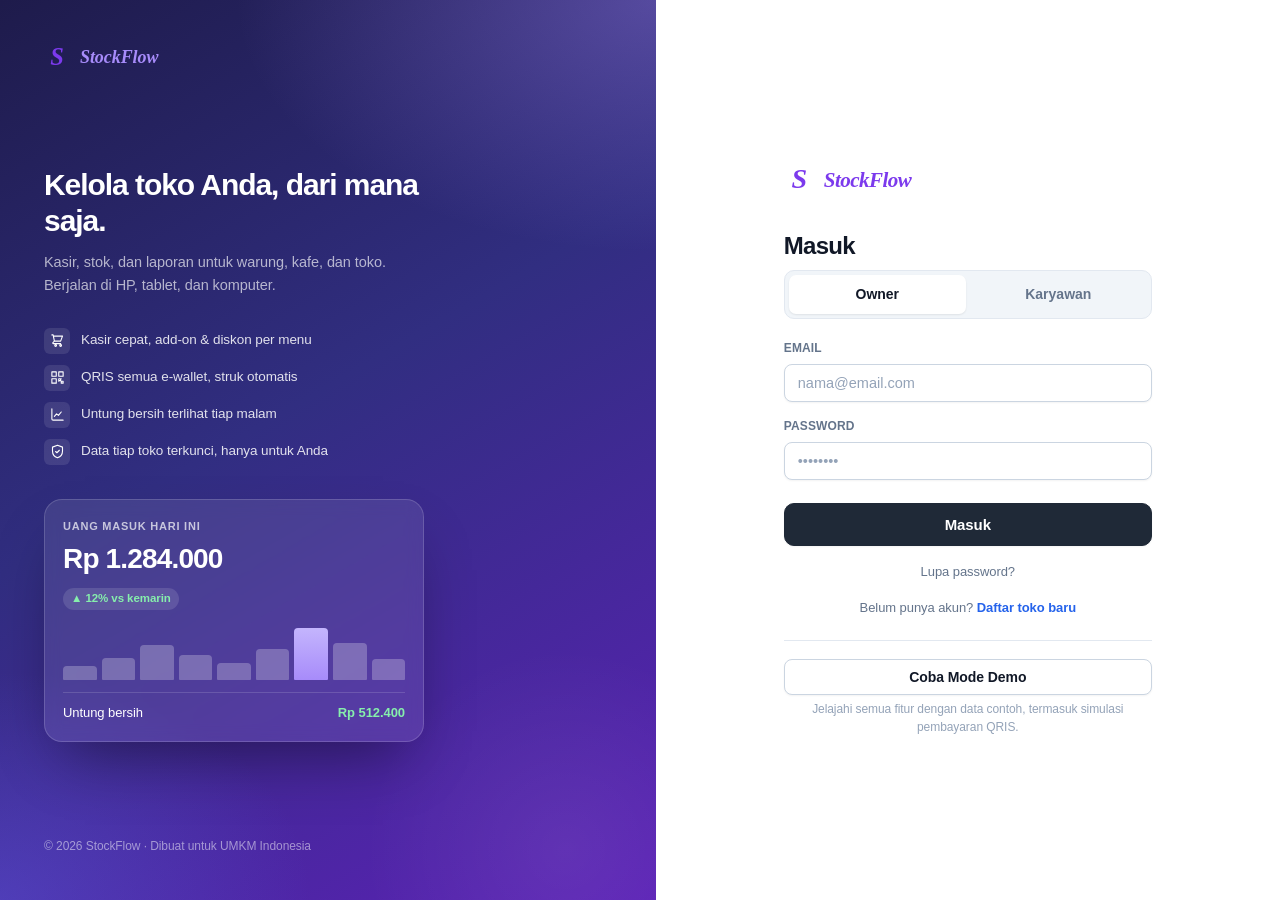
<file: settings.html>
<!DOCTYPE html>
<html lang="id" data-theme="light">
<head>
<meta charset="UTF-8">
<meta name="viewport" content="width=device-width,initial-scale=1,viewport-fit=cover">
<meta http-equiv="Content-Security-Policy" content="default-src 'self'; script-src 'self' 'unsafe-inline'; style-src 'self' 'unsafe-inline'; img-src 'self' data: blob: https://*.supabase.co https://*.midtrans.com; connect-src 'self' https://*.supabase.co wss://*.supabase.co; font-src 'self' data:; object-src 'none'; base-uri 'self'; form-action 'self'; manifest-src 'self'; worker-src 'self'">
<meta name="referrer" content="strict-origin-when-cross-origin">
<link rel="manifest" href="manifest.webmanifest">
<link rel="icon" type="image/png" href="img/favicon-32.png">
<link rel="apple-touch-icon" href="img/apple-touch-icon.png">
<script src="js/boot.js?v=20261115b"></script>
<meta name="theme-color" content="#1F2937">
<meta name="robots" content="noindex">
<title>Pengaturan — StockFlow</title>
<link rel="stylesheet" href="css/app.css?v=20261115b">
<style>
/* Satu kartu, isinya baris-baris. Label kiri, kontrol kanan. */
.sheet { max-width: 640px; margin: 0 auto; }
.sheet .card { padding: 0; overflow: hidden; }

.srow {
  display: flex; align-items: center; gap: 14px;
  padding: 14px 18px;
  border-top: 1px solid var(--border);
}
.srow:first-child { border-top: none; }
.srow-lbl { flex: 1; min-width: 0; font-size: 14.5px; font-weight: 550; }
.srow-lbl small { display: block; font-size: 12.5px; font-weight: 400; color: var(--text-dim); margin-top: 1px; }
.srow .input, .srow .select, .srow .textarea { box-shadow: none; }
.srow-ctl { flex: none; display: flex; align-items: center; gap: 8px; }
.srow.stack { flex-direction: column; align-items: stretch; gap: 8px; }
.srow.split { gap: 10px; }
.srow.split > * { flex: 1; min-width: 0; }

/* Judul kelompok di dalam kartu */
.sgrp {
  padding: 16px 18px 8px;
  font-size: 11.5px; font-weight: 650; letter-spacing: .06em;
  text-transform: uppercase; color: var(--text-dim);
  border-top: 1px solid var(--border);
  background: var(--surface-2);
}
.sgrp:first-child { border-top: none; }

/* Kepala profil */
.sme { display: flex; align-items: center; gap: 13px; padding: 18px; }
.sme-n { flex: 1; min-width: 0; }
.sme-n b { display: block; font-size: 16px; font-weight: 650; }
.sme-n span { display: block; font-size: 13px; color: var(--text-mid); }

/* QRIS */
.qr-box {
  width: 150px; height: 150px; flex: none;
  border: 1px dashed var(--border-mid); border-radius: var(--r);
  background: var(--surface-2);
  display: grid; place-items: center; overflow: hidden;
}
.qr-box img { width: 100%; height: 100%; object-fit: contain; background: #fff; }
.qr-box span { font-size: 12.5px; color: var(--text-dim); text-align: center; padding: 8px; }

/* Bagian lanjutan yang dilipat */
details.adv > summary {
  list-style: none; cursor: pointer;
  padding: 14px 18px; border-top: 1px solid var(--border);
  display: flex; align-items: center; gap: 10px;
  font-size: 14.5px; font-weight: 550;
}
details.adv > summary::-webkit-details-marker { display: none; }
details.adv > summary .chev { margin-left: auto; color: var(--text-dim); transition: transform .18s; }
details.adv[open] > summary .chev { transform: rotate(90deg); }
details.adv[open] > summary { background: var(--surface-2); }

.danger-row { color: var(--danger); }
@media (max-width: 560px) {
  .srow { flex-wrap: wrap; }
  .srow-ctl { width: 100%; }
  .srow-ctl .btn { flex: 1; }
  .qr-box { width: 100%; height: 190px; }
}
</style>
</head>
<body>

<div id="app">
<div class="content">
<div class="sheet">

<div class="card">

  <!-- Profil -->
  <div class="sme">
    <div class="sb-avatar" style="width:44px;height:44px;font-size:16px" id="avatar">?</div>
    <div class="sme-n">
      <b id="myName">&mdash;</b>
      <span id="myEmail">&mdash;</span>
    </div>
    <span class="badge brand" id="myRole">&mdash;</span>
  </div>

  <div class="srow">
    <div class="srow-lbl">Nama saya</div>
    <div class="srow-ctl" style="flex:1;max-width:320px">
      <input type="text" id="myNameInput" class="input" style="flex:1">
      <button class="btn btn-sm" onclick="saveName()">Simpan</button>
    </div>
  </div>

  <div class="srow">
    <div class="srow-lbl">Password baru</div>
    <div class="srow-ctl" style="flex:1;max-width:320px">
      <input type="password" id="newPass" class="input" placeholder="Min. 8, huruf + angka"
             autocomplete="new-password" style="flex:1">
      <button class="btn btn-sm" onclick="savePass()">Simpan</button>
    </div>
  </div>

  <div class="srow">
    <div class="srow-lbl">Verifikasi 2 langkah<small id="mfaState">Memeriksa…</small></div>
    <div class="srow-ctl"><button class="btn btn-sm" id="mfaBtn" onclick="mfaToggle()">&mdash;</button></div>
  </div>
  <div class="srow stack hide" id="mfaBox">
    <div class="row" style="gap:16px;align-items:flex-start;flex-wrap:wrap">
      <div id="mfaQr" style="width:164px;height:164px;background:#fff;border-radius:10px;padding:6px;flex:none"></div>
      <div style="flex:1;min-width:200px">
        <div class="fs13 c-mid mb8">1. Pindai QR dengan Google Authenticator / Microsoft Authenticator.<br>
          2. Masukkan kode 6 angka yang muncul.</div>
        <div class="fs12 c-dim mb8">Tidak bisa memindai? Kode manual: <span class="mono" id="mfaSecret" style="user-select:all"></span></div>
        <div class="row" style="gap:8px">
          <input type="text" id="mfaCode" class="input mono" inputmode="numeric" maxlength="6" placeholder="123456" style="max-width:140px;letter-spacing:.2em">
          <button class="btn btn-primary btn-sm" onclick="mfaVerify()">Aktifkan</button>
        </div>
      </div>
    </div>
  </div>

  <!-- ============ TOKO ============ -->
  <div class="sgrp owner-only">Toko</div>

  <div class="srow owner-only">
    <div class="srow-lbl">Nama toko</div>
    <div class="srow-ctl" style="flex:1;max-width:320px">
      <input type="text" id="bName" class="input" style="flex:1">
    </div>
  </div>

  <div class="srow split owner-only">
    <div><label class="label" for="bPhone">Telepon</label>
      <input type="text" id="bPhone" class="input" placeholder="08xxxxxxxxxx"></div>
    <div><label class="label" for="bTax">Pajak (%)</label>
      <input type="number" id="bTax" class="input" min="0" max="100" step="0.01"></div>
  </div>

  <div class="srow stack owner-only">
    <label class="label" for="bAddr">Alamat</label>
    <textarea id="bAddr" class="textarea" style="min-height:64px"></textarea>
  </div>

  <div class="srow stack owner-only">
    <label class="label" for="bNote">Catatan di struk</label>
    <input type="text" id="bNote" class="input">
  </div>

  <div class="srow owner-only">
    <div class="srow-lbl"></div>
    <div class="srow-ctl">
      <button class="btn btn-primary btn-sm" onclick="saveBiz()">Simpan toko</button>
    </div>
  </div>

  <!-- ============ QRIS ============ -->
  <div class="sgrp owner-only">QRIS</div>

  <div class="srow owner-only">
    <div class="qr-box" id="qrisPrev"></div>
    <div class="srow-lbl">
      Gambar QRIS toko
      <small>Ditampilkan di kasir saat pembeli memilih QRIS.</small>
    </div>
    <div class="srow-ctl" style="flex-direction:column;align-items:stretch">
      <input type="file" id="qFile" accept="image/*" class="hide" onchange="pickQris(this)">
      <button class="btn btn-sm" onclick="document.getElementById('qFile').click()" id="qPickBtn"></button>
      <button class="btn btn-sm btn-danger hide" id="qDel" onclick="delQris()">Hapus</button>
    </div>
  </div>

  <details class="adv owner-only">
    <summary>
      <span data-ico="zap" data-ico-size="16" class="c-dim"></span>
      Konfirmasi otomatis lewat Midtrans
      <span class="badge" id="credBadge">Nonaktif</span>
      <span class="chev" data-ico="forward" data-ico-size="15"></span>
    </summary>

    <div class="srow stack">
      <label class="label" for="mKey">Server Key Midtrans</label>
      <input type="password" id="mKey" class="input" placeholder="Mid-server-..." autocomplete="off">
    </div>

    <div class="srow split">
      <div>
        <label class="label" for="mEnv">Lingkungan</label>
        <select id="mEnv" class="select">
          <option value="false">Sandbox</option>
          <option value="true">Production</option>
        </select>
      </div>
      <div style="display:flex;align-items:flex-end;gap:8px">
        <button class="btn btn-primary btn-sm" onclick="saveCred()" style="flex:1">Simpan</button>
        <button class="btn btn-sm btn-danger hide" id="credDel" onclick="delCred()">Hapus</button>
      </div>
    </div>

    <div class="srow">
      <div class="srow-lbl">QRIS otomatis di kasir</div>
      <div class="srow-ctl"><button class="btn btn-sm" id="qrisToggle" onclick="toggleQris()">&mdash;</button></div>
    </div>
  </details>

  <!-- ============ PRINTER ============ -->
  <div class="sgrp">Printer struk</div>

  <div class="srow">
    <span data-ico="printer" data-ico-size="18" id="prnDot" class="c-dim"></span>
    <div class="srow-lbl" id="prnName">Belum terhubung</div>
    <div class="srow-ctl">
      <button class="btn btn-sm" onclick="prnConnect()" id="prnConnectBtn">Hubungkan</button>
      <button class="btn btn-sm hide" onclick="prnTest()" id="prnTestBtn">Tes</button>
      <button class="btn btn-sm btn-danger hide" onclick="prnDisconnect()" id="prnOffBtn">Putuskan</button>
    </div>
  </div>

  <div class="srow">
    <div class="srow-lbl">Cetak otomatis</div>
    <div class="srow-ctl"><button class="btn btn-sm" id="prnAutoBtn" onclick="prnToggleAuto()">&mdash;</button></div>
  </div>

  <details class="adv" id="prnDiag" ontoggle="if(this.open) diagRender()">
    <summary>
      <span data-ico="info" data-ico-size="16" class="c-dim"></span>
      Diagnosa printer
      <span class="chev" data-ico="forward" data-ico-size="15"></span>
    </summary>

    <div class="srow split">
      <div>
        <label class="label" for="dChar">Jalur kirim</label>
        <select id="dChar" class="select" onchange="diagSave()"></select>
      </div>
      <div>
        <label class="label" for="dMode">Cara kirim</label>
        <select id="dMode" class="select" onchange="diagSave()">
          <option value="auto">Otomatis</option>
          <option value="noresp">Tanpa respons</option>
          <option value="resp">Dengan respons</option>
        </select>
      </div>
      <div>
        <label class="label" for="dChunk">Byte/kirim</label>
        <select id="dChunk" class="select" onchange="diagSave()">
          <option value="20">20</option>
          <option value="50">50</option>
          <option value="100">100</option>
          <option value="180">180</option>
        </select>
      </div>
    </div>

    <div class="srow">
      <div class="srow-lbl">Uji</div>
      <div class="srow-ctl">
        <button class="btn btn-sm" onclick="diagPlain()">Teks polos</button>
        <button class="btn btn-sm" onclick="prnTest()">Struk tes</button>
        <button class="btn btn-sm" onclick="diagCopy()">Salin info</button>
      </div>
    </div>

    <div class="srow stack">
      <pre id="dLog" class="fs12 c-mid" style="margin:0;white-space:pre-wrap;word-break:break-all;max-height:220px;overflow:auto;background:var(--surface-2);padding:10px;border-radius:8px">-</pre>
    </div>
  </details>

  <!-- ============ LAINNYA ============ -->
  <div class="sgrp">Lainnya</div>

  <div class="srow">
    <div class="srow-lbl">Mode gelap</div>
    <div class="srow-ctl"><button class="btn btn-sm" id="themeBtn" onclick="flipTheme()">&mdash;</button></div>
  </div>

  <div class="srow">
    <div class="srow-lbl">Unduh data</div>
    <div class="srow-ctl">
      <button class="btn btn-sm" onclick="exportData()">JSON</button>
      <button class="btn btn-sm owner-only" onclick="exportCsv()">CSV</button>
    </div>
  </div>

  <div class="srow">
    <div class="srow-lbl">Keluar dari akun</div>
    <div class="srow-ctl"><button class="btn btn-sm" onclick="Auth.logout()">Keluar</button></div>
  </div>

  <div class="srow owner-only">
    <div class="srow-lbl danger-row">Hapus toko &amp; semua data</div>
    <div class="srow-ctl"><button class="btn btn-sm btn-danger" onclick="openDelete()">Hapus</button></div>
  </div>

</div>

<p class="tc c-dim fs12 mt16" style="padding-bottom:8px">
  <a href="privasi.html" class="c-dim">Privasi</a> &middot;
  <a href="ketentuan.html" class="c-dim">Ketentuan</a>
</p>

</div>
</div>
</div>

<!-- MODAL HAPUS -->
<div class="modal" id="mDel">
  <div class="modal-box narrow">
    <div class="modal-hd">
      <h3 class="c-danger">Hapus toko</h3>
      <button class="modal-x" onclick="UI.closeModal('mDel')" id="delX"></button>
    </div>
    <div class="modal-bd">
      <p class="fs13 c-mid mb16">Semua produk, transaksi, dan akun karyawan hilang permanen.</p>
      <div class="field mb0">
        <label class="label" for="delConfirm">Ketik HAPUS</label>
        <input type="text" id="delConfirm" class="input" placeholder="HAPUS" autocomplete="off"
               oninput="syncDelBtn()">
      </div>
    </div>
    <div class="modal-ft">
      <button class="btn" onclick="UI.closeModal('mDel')">Batal</button>
      <button class="btn btn-danger" id="delBtn" onclick="doDelete()" disabled>Hapus permanen</button>
    </div>
  </div>
</div>

<script src="js/icons.js?v=20261115b"></script>
<script src="js/printer.js?v=20261115b"></script>
<script src="js/config.js?v=20261115b"></script>
<script src="js/demo.js?v=20261115b"></script>
<script src="js/api.js?v=20261115b"></script>
<script src="js/auth.js?v=20261115b"></script>
<script src="js/ui.js?v=20261115b"></script>
<script>
if (!Auth.guard(true)) throw 'redirect';
var U = Auth.user();
var isOwner = U.role === 'owner';
var biz = null, qUrl = null, cred = null;

UI.shell('settings', 'Pengaturan');

if (!isOwner) {
  document.querySelectorAll('.owner-only').forEach(function (el) { el.classList.add('hide'); });
}

document.getElementById('delX').innerHTML     = UI.ic('close', 18);
document.getElementById('qPickBtn').innerHTML = UI.ic('camera', 15) + ' Pilih';
document.getElementById('avatar').textContent  = UI.initials(U.name);
document.getElementById('myName').textContent  = U.name;
document.getElementById('myEmail').textContent = U.email || '';
document.getElementById('myRole').textContent  = isOwner ? 'Owner' : 'Staff';
document.getElementById('myNameInput').value   = U.name;

/* ---------- Tampilan ---------- */
function syncThemeBtn() {
  document.getElementById('themeBtn').textContent = UI.isDark() ? 'Matikan' : 'Nyalakan';
}
function flipTheme() { UI.toggleTheme(); syncThemeBtn(); }
syncThemeBtn();

/* ============================================================
   MUAT
   ============================================================ */
async function load() {
  if (!isOwner) return;

  UI.loading(true);
  var r = await API.from('businesses').select('*').limit(1).maybeSingle();
  var c = await API.rpc('payment_credential_status', {});
  UI.loading(false);

  if (r.data) {
    biz = r.data;
    document.getElementById('bName').value  = biz.name || '';
    document.getElementById('bPhone').value = biz.phone || '';
    document.getElementById('bTax').value   = biz.tax_percent || 0;
    document.getElementById('bAddr').value  = biz.address || '';
    document.getElementById('bNote').value  = biz.receipt_note || '';
    qUrl = biz.qris_static_url;
    showQris();
  }

  cred = (c.data && (c.data.configured !== undefined ? c.data : c.data[0])) || { configured: false };
  showCred();
}

/* ============================================================
   QRIS: gambar yang diunggah sendiri
   ============================================================ */
function showQris() {
  document.getElementById('qrisPrev').innerHTML = qUrl
    ? '<img src="' + UI.esc(qUrl) + '" alt="QRIS toko">'
    : '<span>Belum ada gambar</span>';
  document.getElementById('qDel').classList.toggle('hide', !qUrl);
  document.getElementById('qPickBtn').innerHTML =
    UI.ic('camera', 15) + (qUrl ? ' Ganti' : ' Pilih');
}

function pickQris(inp) {
  var f = inp.files && inp.files[0];
  if (!f) return;

  /* Sebagian browser HP tidak mengisi f.type — pakai ekstensi sebagai cadangan */
  var looksImage = /^image\//.test(f.type || '') ||
                   /\.(jpe?g|png|webp|gif|heic|heif)$/i.test(f.name || '');
  if (!looksImage) return UI.toast('Harus berupa gambar', 'error');
  if (f.size > 5 * 1024 * 1024) return UI.toast('Maksimal 5MB', 'error');

  /* Tampilkan dulu dari berkas lokal supaya terasa cepat */
  var fr = new FileReader();
  fr.onload = async function (e) {
    var preview = e.target.result;
    qUrl = preview;
    showQris();

    UI.loading(true);
    var url = await API.upload(f, 'qris/' + U.business_id);

    if (!url) {
      UI.loading(false);
      qUrl = biz ? biz.qris_static_url : null;
      showQris();
      return UI.toast(API.uploadError || 'Gagal mengunggah', 'error');
    }

    var up = await API.from('businesses').update({ qris_static_url: url })
               .eq('id', U.business_id).run();
    UI.loading(false);

    if (up.error) {
      qUrl = biz ? biz.qris_static_url : null;
      showQris();
      return UI.toast(up.error.message, 'error');
    }

    qUrl = url;
    if (biz) biz.qris_static_url = url;
    showQris();
    await Auth.reload();
    UI.toast('QRIS tersimpan', 'ok');
  };
  fr.onerror = function () { UI.toast('Gagal membaca berkas', 'error'); };
  fr.readAsDataURL(f);
}

function delQris() {
  UI.confirm({ title: 'Hapus gambar QRIS?', text: 'Bisa diunggah lagi nanti.', ok: 'Hapus', danger: true })
    .then(async function (ok) {
      if (!ok) return;
      UI.loading(true);
      var r = await API.from('businesses').update({ qris_static_url: null })
                .eq('id', U.business_id).run();
      UI.loading(false);
      if (r.error) return UI.toast(r.error.message, 'error');
      qUrl = null;
      if (biz) biz.qris_static_url = null;
      document.getElementById('qFile').value = '';
      showQris();
      await Auth.reload();
      UI.toast('QRIS dihapus', 'ok');
    });
}

/* ============================================================
   MIDTRANS (opsional)
   ============================================================ */
function showCred() {
  var on = !!(biz && biz.qris_enabled);
  var has = !!(cred && cred.configured);

  var badge = document.getElementById('credBadge');
  badge.textContent = on ? 'Aktif' : (has ? 'Terpasang' : 'Nonaktif');
  badge.className = 'badge ' + (on ? 'ok' : '');

  document.getElementById('credDel').classList.toggle('hide', !has);
  document.getElementById('qrisToggle').textContent = on ? 'Matikan' : 'Aktifkan';
  if (has) document.getElementById('mEnv').value = String(!!cred.is_production);
}

async function saveCred() {
  var key = document.getElementById('mKey').value.trim();
  var prod = document.getElementById('mEnv').value === 'true';

  if (!key) return UI.toast('Masukkan Server Key', 'error');
  if (/^Mid-client-|^SB-Mid-client-/i.test(key)) {
    return UI.toast('Itu Client Key, bukan Server Key', 'error');
  }

  UI.loading(true);
  var body = {
    business_id: U.business_id, provider: 'midtrans', server_key: key,
    is_production: prod, key_hint: key.slice(-4),
    updated_at: new Date().toISOString(), updated_by: U.id,
  };
  var up = await API.from('payment_credentials').update(body).eq('business_id', U.business_id).run();
  if (!(up.data && up.data.length)) {
    var ins = await API.from('payment_credentials').insert(body).run();
    if (ins.error) { UI.loading(false); return UI.toast(ins.error.message, 'error'); }
  }
  var c = await API.rpc('payment_credential_status', {});
  UI.loading(false);

  cred = (c.data && (c.data.configured !== undefined ? c.data : c.data[0])) || { configured: true };
  document.getElementById('mKey').value = '';
  showCred();
  UI.toast('Kredensial tersimpan', 'ok');
}

function delCred() {
  UI.confirm({ title: 'Hapus kredensial?', text: 'QRIS otomatis berhenti.', ok: 'Hapus', danger: true })
    .then(async function (ok) {
      if (!ok) return;
      UI.loading(true);
      var r = await API.from('payment_credentials').remove().eq('business_id', U.business_id).run();
      UI.loading(false);
      if (r.error) return UI.toast(r.error.message, 'error');
      cred = { configured: false };
      showCred();
      UI.toast('Dihapus', 'ok');
    });
}

async function toggleQris() {
  var next = !(biz && biz.qris_enabled);
  if (next && !(cred && cred.configured)) {
    return UI.toast('Pasang Server Key dulu', 'error');
  }
  UI.loading(true);
  var r = await API.from('businesses').update({ qris_enabled: next }).eq('id', U.business_id).run();
  UI.loading(false);
  if (r.error) return UI.toast(r.error.message, 'error');
  biz.qris_enabled = next;
  showCred();
  await Auth.reload();
  UI.toast(next ? 'QRIS otomatis aktif' : 'Dimatikan', 'ok');
}

/* ============================================================
   TOKO & PROFIL
   ============================================================ */
async function saveBiz() {
  var name = document.getElementById('bName').value.trim();
  if (!name) return UI.toast('Nama toko wajib diisi', 'error');
  var tax = Number(document.getElementById('bTax').value) || 0;
  if (tax < 0 || tax > 100) return UI.toast('Pajak 0 sampai 100', 'error');

  UI.loading(true);
  var r = await API.from('businesses').update({
    name: name,
    phone: document.getElementById('bPhone').value.trim() || null,
    tax_percent: tax,
    address: document.getElementById('bAddr').value.trim() || null,
    receipt_note: document.getElementById('bNote').value.trim() || null,
  }).eq('id', U.business_id).run();
  UI.loading(false);

  if (r.error) return UI.toast(r.error.message, 'error');
  await Auth.reload();
  UI.toast('Tersimpan', 'ok');
  setTimeout(function () { location.reload(); }, 600);
}

async function saveName() {
  var n = document.getElementById('myNameInput').value.trim();
  if (!n) return UI.toast('Nama tidak boleh kosong', 'error');
  UI.loading(true);
  var r = await API.from('profiles').update({ name: n }).eq('id', U.id).run();
  UI.loading(false);
  if (r.error) return UI.toast(r.error.message, 'error');
  await Auth.reload();
  UI.toast('Tersimpan', 'ok');
  setTimeout(function () { location.reload(); }, 600);
}

/* ---------- Verifikasi 2 langkah ---------- */
var mfaF = null, mfaNew = null;

async function mfaLoad() {
  if (typeof Demo !== 'undefined' && Demo.on()) {
    document.getElementById('mfaState').textContent = 'Tidak tersedia di mode demo';
    document.getElementById('mfaBtn').classList.add('hide');
    return;
  }
  var list = await Auth.mfaFactors();
  mfaF = list.find(function (f) { return f.status === 'verified'; }) || null;
  document.getElementById('mfaState').textContent = mfaF
    ? 'Aktif — setiap masuk perlu kode 6 angka'
    : (U.is_admin ? 'Wajib untuk membuka panel Admin' : 'Lindungi akun dengan kode dari HP');
  document.getElementById('mfaBtn').textContent = mfaF ? 'Matikan' : 'Aktifkan';
}

async function mfaToggle() {
  if (mfaF) {
    var ok = await UI.confirm({ title: 'Matikan verifikasi 2 langkah?', text: 'Akun hanya dilindungi password.', ok: 'Matikan', danger: true });
    if (!ok) return;
    var r = await Auth.mfaRemove(mfaF.id);
    if (!r.ok) return UI.toast(r.msg, 'error');
    UI.toast('Verifikasi 2 langkah dimatikan', 'ok');
    return mfaLoad();
  }
  UI.loading(true);
  var e = await Auth.mfaEnroll();
  UI.loading(false);
  if (!e.ok) return UI.toast(e.msg, 'error');
  mfaNew = e.id;
  /* Supabase mengirim QR sebagai "data:image/svg+xml;utf-8,<svg ...>" yang SVG-nya
     belum di-encode. Tanda # (warna) di dalamnya memotong alamat gambar sehingga
     tampil putih — jadi SVG-nya di-encode ulang dulu. */
  var src = Auth.qrSrc(e.qr);
  var box = document.getElementById('mfaQr');
  box.innerHTML = '';
  var img = new Image();
  img.alt = '';
  img.style.cssText = 'width:100%;height:100%;display:block';
  img.onerror = function () {
    box.innerHTML = '<div class="fs12 c-mid" style="padding:10px;text-align:center">QR tidak bisa ditampilkan. Pakai kode manual di samping.</div>';
  };
  img.src = src;
  box.appendChild(img);
  document.getElementById('mfaSecret').textContent = e.secret || '';
  document.getElementById('mfaBox').classList.remove('hide');
  document.getElementById('mfaCode').focus();
}

async function mfaVerify() {
  if (!mfaNew) return;
  UI.loading(true);
  var r = await Auth.mfaConfirm(mfaNew, document.getElementById('mfaCode').value.replace(/\D/g, ''));
  UI.loading(false);
  if (!r.ok) return UI.toast(r.msg, 'error');
  document.getElementById('mfaBox').classList.add('hide');
  UI.toast('Verifikasi 2 langkah aktif', 'ok');
  mfaNew = null;
  mfaLoad();
}

async function savePass() {
  var p = document.getElementById('newPass').value;
  var pwi = Auth.passwordIssue(p);
  if (pwi) return UI.toast(pwi, 'error');
  UI.loading(true);
  var r = await Auth.changePassword(p);
  UI.loading(false);
  if (!r.ok) return UI.toast(r.msg, 'error');
  document.getElementById('newPass').value = '';
  UI.toast('Password diperbarui', 'ok');
}

/* ============================================================
   PRINTER
   ============================================================ */
var AUTO_KEY = 'sf5_print_auto';
var prnAuto = (function () {
  try { return localStorage.getItem(AUTO_KEY) !== '0'; } catch (e) { return true; }
})();

function prnSyncAuto() {
  document.getElementById('prnAutoBtn').textContent = prnAuto ? 'Matikan' : 'Nyalakan';
}
function prnToggleAuto() {
  prnAuto = !prnAuto;
  try { localStorage.setItem(AUTO_KEY, prnAuto ? '1' : '0'); } catch (e) {}
  prnSyncAuto();
}

function prnRender(st) {
  var sup = Printer.support();
  var on  = st.connected;

  document.getElementById('prnName').innerHTML = on
    ? UI.esc(st.name || 'Printer') + '<small>Siap mencetak</small>'
    : (sup.ok
        ? (st.remembered ? UI.esc(st.name) + '<small>Terputus, tekan Hubungkan</small>'
                         : 'Belum terhubung<small>Printer 58mm Bluetooth</small>')
        : 'Tidak didukung<small>' + UI.esc(sup.reason) + '</small>');

  document.getElementById('prnDot').className = on ? 'c-ok' : 'c-dim';
  document.getElementById('prnConnectBtn').textContent = on ? 'Ganti' : 'Hubungkan';
  document.getElementById('prnConnectBtn').disabled = !sup.ok;
  document.getElementById('prnTestBtn').classList.toggle('hide', !on);
  document.getElementById('prnOffBtn').classList.toggle('hide', !on);
  UI.hydrateIcons(document);
  if (document.getElementById('prnDiag').open) diagRender();
}

async function prnConnect() {
  try {
    UI.loading(true);
    await Printer.connect();
    UI.loading(false);
    UI.toast('Printer terhubung', 'ok');
  } catch (e) {
    UI.loading(false);
    if (e && (e.name === 'NotFoundError' || /cancel/i.test(e.message || ''))) return;
    UI.toast(e.message || 'Gagal menghubungkan', 'error');
  }
}

async function prnTest() {
  try {
    UI.loading(true);
    await Printer.ensure();
    await Printer.printTest(U.business_name);
    UI.loading(false);
    UI.toast('Tes cetak dikirim', 'ok');
    diagLog('Struk tes terkirim');
  } catch (e) {
    UI.loading(false);
    UI.toast(e.message || 'Gagal mencetak', 'error');
    diagLog('GAGAL struk tes: ' + (e.message || e));
  }
}

/* ---------- Diagnosa ---------- */
var diagLines = [];
function diagLog(msg) {
  diagLines.push(new Date().toLocaleTimeString('id-ID') + '  ' + msg);
  diagLines = diagLines.slice(-12);
  diagRender();
}

function diagRender() {
  var d = Printer.diag();
  var sel = document.getElementById('dChar');
  sel.innerHTML = '<option value="">Otomatis</option>' + d.list.map(function (w) {
    var tag = (w.wwr ? 'tanpa-respons ' : '') + (w.write ? 'respons' : '');
    return '<option value="' + w.uuid + '">' + w.uuid.slice(0, 8) + ' (' + tag.trim() + ')</option>';
  }).join('');
  sel.value = d.prefs.char || '';
  document.getElementById('dMode').value  = d.prefs.mode || 'auto';
  document.getElementById('dChunk').value = String(d.prefs.chunk || 20);

  var info = [
    'Browser : ' + navigator.userAgent.replace(/^Mozilla\/5\.0 /, ''),
    'Printer : ' + (d.name || '-') + (d.connected ? ' (tersambung)' : ' (terputus)'),
    'Dipakai : ' + (d.chosen || '-') + (d.mode ? '  [' + d.mode + ']' : ''),
    'Jalur   : ' + (d.list.length ? '' : '-'),
  ].concat(d.list.map(function (w) {
    return '  ' + w.svc.slice(0, 8) + ' / ' + w.uuid.slice(0, 8) +
           '  write=' + (w.write ? 'ya' : 'tidak') + ' wwr=' + (w.wwr ? 'ya' : 'tidak');
  }));
  if (d.lastError) info.push('Error   : ' + d.lastError);
  document.getElementById('dLog').textContent =
    info.join('\n') + (diagLines.length ? '\n\nLog:\n' + diagLines.join('\n') : '');
}

function diagSave() {
  Printer.setPrefs({
    char:  document.getElementById('dChar').value,
    mode:  document.getElementById('dMode').value,
    chunk: Number(document.getElementById('dChunk').value) || 20,
  });
  diagLog('Pengaturan kirim disimpan');
}

async function diagPlain() {
  try {
    await Printer.ensure();
    await Printer.printPlain();
    diagLog('Teks polos terkirim lewat ' + (Printer.diag().chosen || '-').slice(0, 8) +
            ' [' + Printer.diag().mode + ']');
  } catch (e) {
    diagLog('GAGAL teks polos: ' + (e.message || e));
  }
}

function diagCopy() {
  var t = document.getElementById('dLog').textContent;
  if (navigator.clipboard) {
    navigator.clipboard.writeText(t).then(function () { UI.toast('Info disalin', 'ok'); });
  }
}

function prnDisconnect() {
  Printer.disconnect();
  Printer.forget();
  prnRender(Printer.info());
  UI.toast('Diputuskan', 'ok');
}

Printer.onChange(prnRender);
prnRender(Printer.info());
prnSyncAuto();
Printer.reconnect();

/* ============================================================
   DATA
   ============================================================ */
function download(filename, content, type) {
  var blob = new Blob([content], { type: type });
  var a = document.createElement('a');
  a.href = URL.createObjectURL(blob);
  a.download = filename;
  a.click();
  setTimeout(function () { URL.revokeObjectURL(a.href); }, 1000);
}

async function exportData() {
  UI.loading(true);
  var r = await API.rpc('export_my_data', {});
  UI.loading(false);
  if (r.error) return UI.toast(r.error.message, 'error');
  download('stockflow-' + new Date().toISOString().slice(0, 10) + '.json',
    JSON.stringify(r.data, null, 2), 'application/json');
  UI.toast('Diunduh', 'ok');
}

async function exportCsv() {
  UI.loading(true);
  var o = await API.from('orders').select('*').order('created_at', false).limit(5000);
  UI.loading(false);
  if (o.error) return UI.toast(o.error.message, 'error');
  if (!o.data.length) return UI.toast('Belum ada transaksi', 'warn');

  var esc = function (v) { return '"' + String(v == null ? '' : v).replace(/"/g, '""') + '"'; };
  var lines = [['No Invoice','Tanggal','Kasir','Pembeli','Metode','Status',
                'Subtotal','Diskon','Pajak','Total','HPP','Laba'].join(',')];
  o.data.forEach(function (x) {
    lines.push([esc(x.order_no), esc(new Date(x.created_at).toLocaleString('id-ID')),
      esc(x.cashier_name), esc(x.customer_name), esc(x.payment_method), esc(x.status),
      x.subtotal, x.discount, x.tax, x.total, x.cost_total,
      Number(x.total) - Number(x.cost_total)].join(','));
  });
  download('transaksi-' + new Date().toISOString().slice(0, 10) + '.csv',
    '' + lines.join('\n'), 'text/csv;charset=utf-8');
  UI.toast('Diunduh', 'ok');
}

/* ============================================================
   HAPUS TOKO
   ============================================================ */
function openDelete() {
  document.getElementById('delConfirm').value = '';
  syncDelBtn();
  UI.openModal('mDel');
}
function syncDelBtn() {
  document.getElementById('delBtn').disabled =
    document.getElementById('delConfirm').value.trim().toUpperCase() !== 'HAPUS';
}
async function doDelete() {
  if (document.getElementById('delConfirm').value.trim().toUpperCase() !== 'HAPUS') return;
  document.getElementById('delBtn').disabled = true;
  UI.loading(true);
  var r = await API.invoke('delete-account', { confirm: 'HAPUS' });
  UI.loading(false);
  if (r.error) {
    document.getElementById('delBtn').disabled = false;
    return UI.toast(r.error.message, 'error');
  }
  UI.toast('Toko dihapus', 'ok');
  setTimeout(function () {
    try { localStorage.removeItem('sf5_token'); localStorage.removeItem('sf5_profile'); } catch (e) {}
    location.href = 'index.html';
  }, 1200);
}

load();
mfaLoad();
</script>
</body>
</html>
</file>
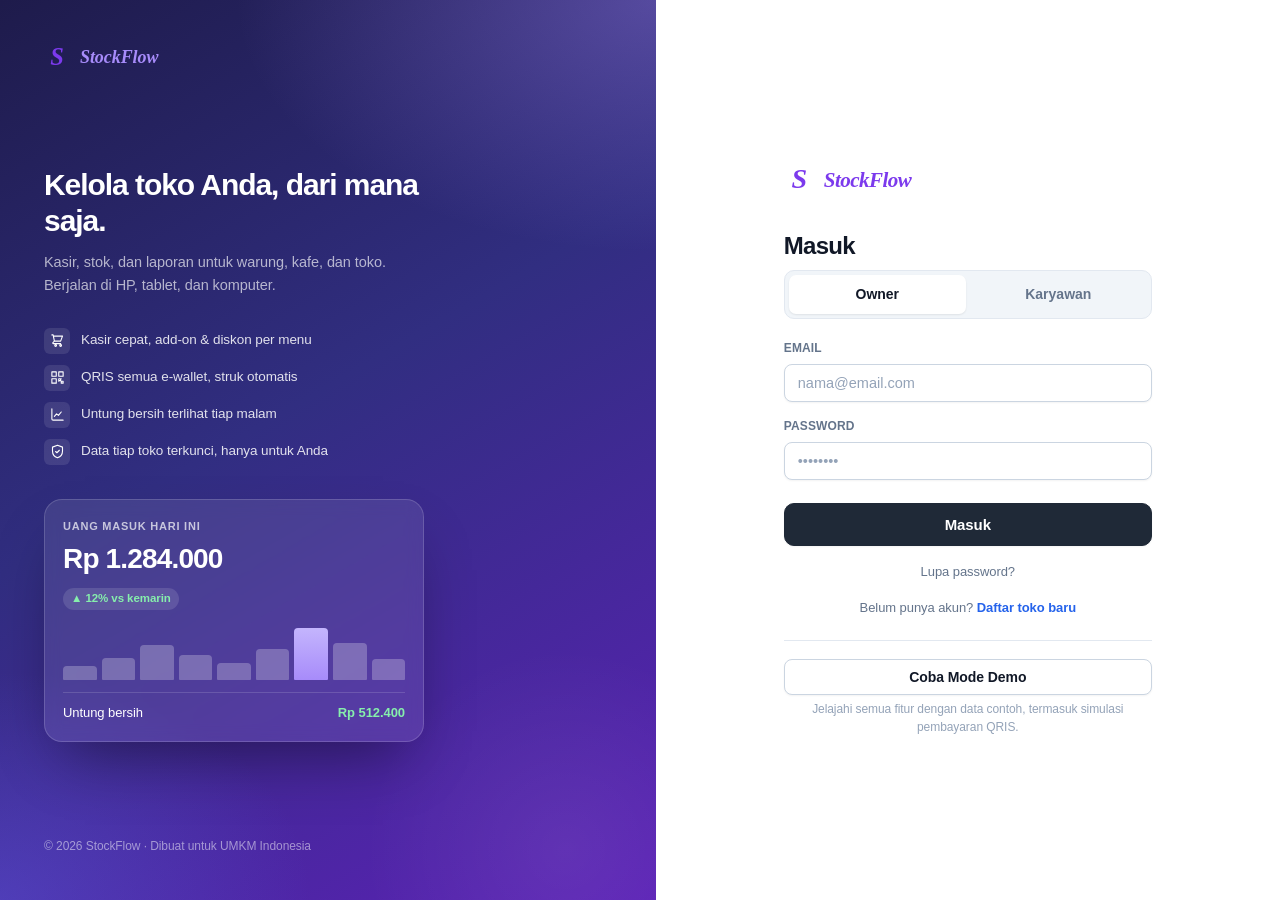
<file: users.html>
<!DOCTYPE html>
<html lang="id" data-theme="light">
<head>
<meta charset="UTF-8">
<meta name="viewport" content="width=device-width,initial-scale=1,viewport-fit=cover">
<meta http-equiv="Content-Security-Policy" content="default-src 'self'; script-src 'self' 'unsafe-inline'; style-src 'self' 'unsafe-inline'; img-src 'self' data: blob: https://*.supabase.co https://*.midtrans.com; connect-src 'self' https://*.supabase.co wss://*.supabase.co; font-src 'self' data:; object-src 'none'; base-uri 'self'; form-action 'self'; manifest-src 'self'; worker-src 'self'">
<meta name="referrer" content="strict-origin-when-cross-origin">
<link rel="manifest" href="manifest.webmanifest">
<link rel="icon" type="image/png" href="img/favicon-32.png">
<link rel="apple-touch-icon" href="img/apple-touch-icon.png">
<script src="js/boot.js?v=20261115b"></script>
<meta name="theme-color" content="#1F2937">
<meta name="robots" content="noindex">
<title>Pengguna — StockFlow</title>
<link rel="stylesheet" href="css/app.css?v=20261115b">
<style>
.code-pill {
  font-family: var(--ff-num); font-weight: 700; letter-spacing: .12em;
  background: var(--surface-2); border: 1px solid var(--border);
  padding: 3px 8px; border-radius: 6px; font-size: 13px;
}
.code-big {
  font-family: var(--ff-num); font-weight: 700; font-size: 30px; letter-spacing: .16em;
  text-align: center; padding: 16px; border-radius: 12px;
  background: var(--surface-2); border: 1px dashed var(--border-mid); user-select: all;
}
</style>
</head>
<body>
<div id="app">
<div class="content">

  <div class="row mb16">
    <div class="c-mid fs13">Karyawan masuk dengan <strong>username + kode unik</strong>, tanpa email.</div>
    <div class="spacer"></div>
    <button class="btn btn-primary" onclick="openAdd()">+ Tambah Karyawan</button>
  </div>

  <div class="card p0">
    <div class="table-wrap">
      <table class="tbl">
        <thead><tr>
          <th style="width:48px"></th>
          <th>Nama</th>
          <th>Username</th>
          <th>Kode</th>
          <th>Status</th>
          <th style="width:150px"></th>
        </tr></thead>
        <tbody id="rows"></tbody>
      </table>
    </div>
  </div>

</div>
</div>

<!-- TAMBAH -->
<div class="modal" id="mAdd">
  <div class="modal-box narrow">
    <div class="modal-hd">
      <h3>Tambah Karyawan</h3>
      <button class="modal-x" onclick="UI.closeModal('mAdd')">&times;</button>
    </div>
    <div class="modal-bd">
      <div class="field">
        <label class="label" for="aName">NAMA</label>
        <input type="text" id="aName" class="input" placeholder="Nama karyawan">
      </div>
      <div class="field mb0">
        <label class="label" for="aUser">USERNAME</label>
        <input type="text" id="aUser" class="input" placeholder="misal: budi"
               autocapitalize="none" spellcheck="false" autocomplete="off">
        <div class="hint">Huruf kecil, angka, titik atau strip. 3–24 karakter.</div>
      </div>
    </div>
    <div class="modal-ft">
      <button class="btn" onclick="UI.closeModal('mAdd')">Batal</button>
      <button class="btn btn-primary" onclick="create()" id="addBtn">Buat</button>
    </div>
  </div>
</div>

<!-- KODE BARU -->
<div class="modal" id="mCode">
  <div class="modal-box narrow">
    <div class="modal-hd">
      <h3>Kode masuk</h3>
      <button class="modal-x" onclick="UI.closeModal('mCode')">&times;</button>
    </div>
    <div class="modal-bd">
      <div class="fs13 c-mid mb8">Username</div>
      <div class="fw7 mb16" id="cUser">&mdash;</div>
      <div class="fs13 c-mid mb8">Kode unik</div>
      <div class="code-big" id="cCode">&mdash;</div>
      <div class="hint mt12">Berikan ke karyawan. Kode bisa dilihat lagi di daftar ini.</div>
    </div>
    <div class="modal-ft">
      <button class="btn" onclick="copyCode()">Salin</button>
      <button class="btn btn-primary" onclick="UI.closeModal('mCode')">Selesai</button>
    </div>
  </div>
</div>

<script src="js/icons.js?v=20261115b"></script>
<script src="js/config.js?v=20261115b"></script>
<script src="js/demo.js?v=20261115b"></script>
<script src="js/api.js?v=20261115b"></script>
<script src="js/auth.js?v=20261115b"></script>
<script src="js/ui.js?v=20261115b"></script>
<script>
if (!Auth.guard(true)) throw 'redirect';
var U = Auth.user();
var people = [], codes = {};

UI.shell('users', 'Pengguna');

async function load() {
  UI.loading(true);
  var r = await API.from('profiles').select('id,name,username,role,active,created_at').order('created_at');
  var c = await API.from('staff_codes').select('profile_id,username,code');
  UI.loading(false);

  if (r.error) return UI.toast(r.error.message, 'error');
  people = r.data || [];
  codes = {};
  (c.data || []).forEach(function (x) { codes[x.profile_id] = x; });
  render();
}

function render() {
  var host = document.getElementById('rows');
  if (!people.length) {
    host.innerHTML = '<tr><td colspan="6">' + UI.empty('users', 'Belum ada karyawan') + '</td></tr>';
    return;
  }
  host.innerHTML = people.map(function (p) {
    var me = p.id === U.id;
    var owner = p.role === 'owner';
    var sc = codes[p.id];
    var actions = owner ? '' :
      '<button class="btn btn-sm btn-ghost" onclick="toggle(\'' + p.id + '\')">' + (p.active ? 'Nonaktifkan' : 'Aktifkan') + '</button>' +
      '<button class="btn btn-sm btn-ghost" title="Kode baru" onclick="regen(\'' + p.id + '\')">' + UI.ic('refresh', 15) + '</button>' +
      '<button class="btn btn-sm btn-ghost c-danger" title="Hapus" onclick="del(\'' + p.id + '\')">' + UI.ic('trash', 15) + '</button>';
    return '<tr>' +
      '<td><div class="sb-avatar" style="width:34px;height:34px;font-size:12px">' + UI.initials(p.name) + '</div></td>' +
      '<td><div class="fw6">' + UI.esc(p.name) + (me ? ' <span class="c-dim fs12">(Anda)</span>' : '') + '</div>' +
        '<div class="fs12 c-dim">' + (owner ? 'Owner' : 'Staff') + '</div></td>' +
      '<td class="mono fs13">' + UI.esc(sc ? sc.username : (p.username || '—')) + '</td>' +
      '<td>' + (sc ? '<span class="code-pill">' + UI.esc(sc.code) + '</span>' : '<span class="c-dim">—</span>') + '</td>' +
      '<td>' + (p.active ? '<span class="badge ok">Aktif</span>' : '<span class="badge">Nonaktif</span>') + '</td>' +
      '<td class="tr" style="white-space:nowrap">' + actions + '</td>' +
    '</tr>';
  }).join('');
}

function openAdd() {
  document.getElementById('aName').value = '';
  document.getElementById('aUser').value = '';
  UI.openModal('mAdd');
}

/* Username dirapikan sambil mengetik */
document.getElementById('aUser').addEventListener('input', function (e) {
  e.target.value = e.target.value.toLowerCase().replace(/[^a-z0-9._-]/g, '').slice(0, 24);
});

function showCode(username, code) {
  document.getElementById('cUser').textContent = username;
  document.getElementById('cCode').textContent = code;
  UI.openModal('mCode');
}

function copyCode() {
  var t = document.getElementById('cCode').textContent;
  if (navigator.clipboard) navigator.clipboard.writeText(t).then(function () { UI.toast('Kode disalin', 'ok'); });
}

async function create() {
  var name = document.getElementById('aName').value.trim();
  var user = document.getElementById('aUser').value.trim();
  if (!name) return UI.toast('Isi nama', 'error');
  if (!/^[a-z0-9._-]{3,24}$/.test(user)) return UI.toast('Username 3–24 karakter', 'error');

  var btn = document.getElementById('addBtn');
  btn.disabled = true; UI.loading(true);
  var r = await API.invoke('create-staff', { action: 'create', name: name, username: user });
  UI.loading(false); btn.disabled = false;
  if (r.error) return UI.toast(r.error.message, 'error');

  UI.closeModal('mAdd');
  showCode(r.data.username, r.data.code);
  load();
}

async function toggle(id) {
  var p = people.find(function (x) { return x.id === id; });
  UI.loading(true);
  var r = await API.invoke('create-staff', { action: 'update', user_id: id, active: !p.active });
  UI.loading(false);
  if (r.error) return UI.toast(r.error.message, 'error');
  UI.toast(p.active ? 'Dinonaktifkan' : 'Diaktifkan', 'ok');
  load();
}

function regen(id) {
  var p = people.find(function (x) { return x.id === id; });
  UI.confirm({ title: 'Buat kode baru?', text: 'Kode lama ' + p.name + ' tidak bisa dipakai lagi.', ok: 'Buat kode baru' })
    .then(async function (ok) {
      if (!ok) return;
      UI.loading(true);
      var r = await API.invoke('create-staff', { action: 'update', user_id: id, regen_code: true });
      UI.loading(false);
      if (r.error) return UI.toast(r.error.message, 'error');
      showCode((codes[id] && codes[id].username) || p.username || '', r.data.code);
      load();
    });
}

function del(id) {
  var p = people.find(function (x) { return x.id === id; });
  UI.confirm({ title: 'Hapus karyawan?', text: p.name + ' tidak bisa masuk lagi. Riwayat transaksinya tetap tersimpan.', ok: 'Hapus', danger: true })
    .then(async function (ok) {
      if (!ok) return;
      UI.loading(true);
      var r = await API.invoke('create-staff', { action: 'delete', user_id: id });
      UI.loading(false);
      if (r.error) return UI.toast(r.error.message, 'error');
      UI.toast('Karyawan dihapus', 'ok');
      load();
    });
}

load();
</script>
</body>
</html>
</file>
<file: css/landing.css>
/* ============================================================
   STOCKFLOW — Halaman publik (depan, privasi, ketentuan)
   Netral: satu skala abu, satu aksen biru, font sistem.
   Dibaca dari atas ke bawah, satu hal per bagian.
   ============================================================ */

:root {
  --ink:        #1F2937;
  --ink-hover:  #111827;

  /* Warna merek, hanya untuk logo dan nama StockFlow */
  --brand:        #7C3AED;

  --accent:       #2563EB;
  --accent-hover: #1D4ED8;
  --accent-soft:  #EFF6FF;
  --accent-ring:  rgba(37, 99, 235, .20);

  --ok:        #047857;
  --ok-soft:   #ECFDF5;
  --warn:      #B45309;
  --warn-soft: #FFFBEB;

  --bg:         #FFFFFF;
  --surface:    #F8FAFC;
  --surface-2:  #F1F5F9;
  --border:     #E2E8F0;
  --border-mid: #CBD5E1;

  --text:     #111827;
  --text-mid: #475569;
  --text-dim: #94A3B8;

  --r-sm: 6px;
  --r:    10px;
  --r-lg: 14px;

  --sh-sm: 0 1px 2px rgba(15,23,42,.06);
  --sh:    0 4px 14px rgba(15,23,42,.07);

  --wrap: 1080px;
  --pad:  24px;

  --ff: -apple-system, BlinkMacSystemFont, 'Segoe UI', Roboto,
        'Helvetica Neue', Arial, sans-serif;
}

*, *::before, *::after { margin: 0; padding: 0; box-sizing: border-box; }

/* Nav menempel di atas, jadi lompatan anchor diberi jarak
   supaya judul bagian tidak tertutup. */
html { scroll-behavior: smooth; scroll-padding-top: 84px; }
@media (prefers-reduced-motion: reduce) { html { scroll-behavior: auto; } }

body {
  font-family: var(--ff);
  background: var(--bg);
  color: var(--text);
  font-size: 16px;
  line-height: 1.6;
  -webkit-font-smoothing: antialiased;
  -moz-osx-font-smoothing: grayscale;
}

img, svg { display: block; max-width: 100%; }
button { font: inherit; color: inherit; border: none; background: none; cursor: pointer; }
a { color: var(--accent); }

h1, h2, h3 { letter-spacing: -0.025em; line-height: 1.15; font-weight: 700; }

:focus-visible { outline: 2px solid var(--accent); outline-offset: 3px; }

.skip {
  position: absolute; left: -9999px; top: 0; z-index: 99;
  background: var(--ink); color: #fff; padding: 12px 18px;
}
.skip:focus { left: 0; }

.wrap { max-width: var(--wrap); margin: 0 auto; padding-inline: var(--pad); }

/* ============================================================
   NAVIGASI
   ============================================================ */
.nav {
  position: sticky; top: 0; z-index: 50;
  background: rgba(255,255,255,.92);
  backdrop-filter: saturate(180%) blur(8px);
  border-bottom: 1px solid var(--border);
}
.nav-in {
  max-width: var(--wrap); margin: 0 auto; padding-inline: var(--pad);
  height: 64px; display: flex; align-items: center; gap: 12px;
}
.brand {
  display: flex; align-items: center; gap: 9px;
  text-decoration: none; color: var(--ink);
}
.brand span {
  font-size: 19px; font-weight: 700; letter-spacing: -0.02em;
  color: var(--brand); font-style: italic;
  font-family: Georgia, 'Times New Roman', serif;
}
.nav .spacer { flex: 1; }
.nav-links { display: flex; align-items: center; gap: 26px; margin-right: 10px; }
.nav-links a { color: var(--text-mid); font-size: 15px; text-decoration: none; }
.nav-links a:hover { color: var(--text); }
@media (max-width: 760px) { .nav-links { display: none; } }

/* ============================================================
   TOMBOL
   ============================================================ */
.btn {
  display: inline-flex; align-items: center; justify-content: center; gap: 8px;
  min-height: 42px; padding: 0 18px;
  border-radius: var(--r-sm);
  background: var(--bg); color: var(--text);
  border: 1px solid var(--border-mid);
  font-size: 15px; font-weight: 550;
  text-decoration: none; white-space: nowrap;
  box-shadow: var(--sh-sm);
  transition: background .13s, border-color .13s;
}
.btn:hover { background: var(--surface-2); }
.btn-primary { background: var(--ink); border-color: var(--ink); color: #fff; }
.btn-primary:hover { background: var(--ink-hover); border-color: var(--ink-hover); }
.btn-lg { min-height: 50px; padding: 0 26px; font-size: 16.5px; }
@media (max-width: 560px) { .btn-block-m { width: 100%; } }

/* ============================================================
   HERO — satu judul, satu kalimat, satu tombol
   ============================================================ */
.hero { padding: 88px 0 72px; text-align: center; }
.hero h1 {
  font-size: clamp(32px, 5vw, 54px);
  max-width: 17ch; margin: 0 auto 20px;
  text-wrap: balance;
}
.hero p {
  font-size: clamp(17px, 2vw, 20px);
  color: var(--text-mid);
  max-width: 54ch; margin: 0 auto 30px;
}
.hero-acts { display: flex; gap: 12px; justify-content: center; flex-wrap: wrap; }
.hero-note { margin-top: 16px; font-size: 14px; color: var(--text-dim); }
@media (max-width: 560px) {
  .hero { padding: 54px 0 48px; }
  .hero-acts { flex-direction: column; }
}

/* ============================================================
   PRATINJAU PRODUK
   ============================================================ */
.shot {
  border: 1px solid var(--border);
  border-radius: var(--r-lg);
  overflow: hidden;
  box-shadow: var(--sh);
  background: var(--bg);
  margin-bottom: 96px;
}
.shot-bar {
  height: 38px; background: var(--surface-2);
  border-bottom: 1px solid var(--border);
  display: flex; align-items: center; gap: 6px; padding-inline: 14px;
}
.shot-dot { width: 9px; height: 9px; border-radius: 50%; background: var(--border-mid); }
.shot-url {
  margin-left: 10px; font-size: 12.5px; color: var(--text-dim);
}

/* ============================================================
   BAGIAN
   ============================================================ */
.sec { padding: 80px 0; }
.sec.tint { background: var(--surface); border-block: 1px solid var(--border); }
.sec-head { max-width: 620px; margin: 0 auto 48px; text-align: center; }
.sec-head h2 { font-size: clamp(26px, 3.2vw, 36px); margin-bottom: 14px; }
.sec-head p { font-size: 17px; color: var(--text-mid); }
@media (max-width: 560px) { .sec { padding: 56px 0; } .sec-head { margin-bottom: 32px; } }

.grid3 { display: grid; grid-template-columns: repeat(3, 1fr); gap: 20px; }
.grid2 { display: grid; grid-template-columns: repeat(2, 1fr); gap: 20px; }
@media (max-width: 880px) { .grid3 { grid-template-columns: repeat(2, 1fr); } }
@media (max-width: 620px) { .grid3, .grid2 { grid-template-columns: 1fr; } }

.card {
  background: var(--bg);
  border: 1px solid var(--border);
  border-radius: var(--r-lg);
  padding: 24px;
}
.sec.tint .card { background: var(--bg); }
.card-ico {
  width: 38px; height: 38px; border-radius: var(--r-sm);
  background: var(--surface-2); color: var(--text-mid);
  display: grid; place-items: center; margin-bottom: 16px;
}
.card h3 { font-size: 17px; font-weight: 650; margin-bottom: 8px; }
.card p  { font-size: 14.5px; color: var(--text-mid); line-height: 1.6; }

/* Tiga langkah bernomor */
.steps { display: grid; grid-template-columns: repeat(3, 1fr); gap: 32px; counter-reset: s; }
.step { counter-increment: s; }
.step::before {
  content: counter(s);
  display: grid; place-items: center;
  width: 34px; height: 34px; border-radius: 50%;
  background: var(--ink); color: #fff;
  font-size: 15px; font-weight: 650;
  margin-bottom: 16px;
}
.step h3 { font-size: 17px; font-weight: 650; margin-bottom: 8px; }
.step p  { font-size: 14.5px; color: var(--text-mid); }
@media (max-width: 760px) { .steps { grid-template-columns: 1fr; gap: 26px; } }

/* Daftar dompet digital */
.wallets { display: flex; flex-wrap: wrap; gap: 8px; justify-content: center; margin-top: 26px; }
.wallet {
  font-size: 13px; font-weight: 550; color: var(--text-mid);
  background: var(--bg); border: 1px solid var(--border);
  border-radius: 99px; padding: 6px 14px;
}

/* Harga */
.price {
  max-width: 520px; margin: 0 auto;
  background: var(--bg); border: 1px solid var(--border);
  border-radius: var(--r-lg); padding: 32px;
  text-align: center;
}
.price-big { font-size: 52px; font-weight: 700; letter-spacing: -0.04em; line-height: 1; }
.price-sub { font-size: 15px; color: var(--text-mid); margin-top: 8px; }
.price-list { text-align: left; margin: 26px 0; display: flex; flex-direction: column; gap: 11px; }
.price-row { display: flex; align-items: flex-start; gap: 10px; font-size: 15px; }
.price-row .ico { color: var(--ok); flex: none; margin-top: 3px; }
.price-fine {
  font-size: 13.5px; color: var(--text-dim);
  border-top: 1px solid var(--border); padding-top: 18px; line-height: 1.55;
}

/* Tanya jawab */
.faq { max-width: 740px; margin: 0 auto; display: flex; flex-direction: column; gap: 10px; }
.faq details {
  background: var(--bg); border: 1px solid var(--border);
  border-radius: var(--r); overflow: hidden;
}
.faq summary {
  padding: 18px 20px; cursor: pointer; list-style: none;
  display: flex; align-items: center; gap: 14px;
  font-size: 16px; font-weight: 600;
}
.faq summary::-webkit-details-marker { display: none; }
.faq summary .q { flex: 1; }
.faq .pm { position: relative; width: 14px; height: 14px; flex: none; color: var(--text-dim); }
.faq .pm::before, .faq .pm::after {
  content: ''; position: absolute; background: currentColor; transition: transform .18s ease;
}
.faq .pm::before { inset: 5.5px 0; height: 3px; }
.faq .pm::after  { inset: 0 5.5px; width: 3px; }
.faq details[open] { border-color: var(--border-mid); }
.faq details[open] .pm::after { transform: rotate(90deg); opacity: 0; }
.faq .a { padding: 0 20px 20px; font-size: 15px; color: var(--text-mid); line-height: 1.65; }

/* Ajakan penutup */
.cta {
  background: var(--ink); color: #fff;
  border-radius: var(--r-lg);
  padding: 56px 32px; text-align: center;
}
.cta h2 { font-size: clamp(24px, 3vw, 34px); margin-bottom: 12px; }
.cta p { color: rgba(255,255,255,.72); font-size: 16.5px; max-width: 46ch; margin: 0 auto 26px; }
.cta .btn { background: #fff; border-color: #fff; color: var(--ink); }
.cta .btn:hover { background: #f1f5f9; }
.cta .btn.ghost { background: transparent; border-color: rgba(255,255,255,.3); color: #fff; }
.cta .btn.ghost:hover { background: rgba(255,255,255,.1); }

/* ============================================================
   KAKI
   ============================================================ */
.foot { border-top: 1px solid var(--border); padding: 48px 0 56px; margin-top: 80px; }
.foot-in {
  max-width: var(--wrap); margin: 0 auto; padding-inline: var(--pad);
  display: grid; grid-template-columns: 2fr 1fr 1fr 1fr; gap: 32px;
}
.foot-about p { font-size: 14px; color: var(--text-mid); margin-top: 12px; max-width: 30ch; }
.foot-col b { display: block; font-size: 14px; font-weight: 650; margin-bottom: 12px; }
.foot-col a {
  display: block; font-size: 14px; color: var(--text-mid);
  text-decoration: none; margin-bottom: 9px;
}
.foot-col a:hover { color: var(--text); }
.foot-last {
  max-width: var(--wrap); margin: 40px auto 0; padding-inline: var(--pad);
  border-top: 1px solid var(--border); padding-top: 24px;
  font-size: 13.5px; color: var(--text-dim);
}
@media (max-width: 760px) {
  .foot-in { grid-template-columns: 1fr 1fr; gap: 28px; }
  .foot-about { grid-column: 1 / -1; }
}

/* ============================================================
   FRAGMEN ANTARMUKA pada pratinjau
   ============================================================ */
[data-ui] { font-family: var(--ff); font-size: 13.5px; line-height: 1.45; color: var(--text); }
[data-ui] .u-row {
  display: flex; align-items: center; gap: 10px;
  padding: 9px 12px; border-bottom: 1px solid var(--border);
}
[data-ui] .u-row:last-child { border-bottom: none; }
[data-ui] .u-grow { flex: 1; min-width: 0; }
[data-ui] .u-name { font-weight: 550; white-space: nowrap; overflow: hidden; text-overflow: ellipsis; }
[data-ui] .u-sub { color: var(--text-dim); font-size: 12.5px; }
[data-ui] .u-num { font-variant-numeric: tabular-nums; white-space: nowrap; }
[data-ui] .u-head {
  padding: 10px 12px; background: var(--surface-2);
  font-weight: 600; font-size: 12.5px; color: var(--text-mid);
  border-bottom: 1px solid var(--border);
}
[data-ui] .u-total {
  display: flex; justify-content: space-between; align-items: baseline;
  padding: 12px; border-top: 1px solid var(--border);
  font-weight: 700; font-size: 16px;
}
[data-ui] .u-chip {
  font-size: 11.5px; font-weight: 600; padding: 3px 9px; border-radius: 99px;
  background: var(--ok-soft); color: var(--ok);
}
[data-ui] .u-pgrid { display: grid; grid-template-columns: repeat(3, 1fr); gap: 8px; padding: 12px; }
[data-ui] .u-pcard {
  background: var(--bg); border: 1px solid var(--border);
  border-radius: var(--r-sm); padding: 10px;
}
[data-ui] .u-pcard .u-name { font-size: 13px; white-space: normal; }
[data-ui] .u-pcard .u-num { font-weight: 700; font-size: 14px; margin-top: 3px; }
[data-ui] .u-pcard .u-sub { margin-top: 1px; }

.demo-shell { display: grid; grid-template-columns: 1fr 300px; min-height: 380px; }
.demo-left  { border-right: 1px solid var(--border); }
.demo-right { background: var(--surface); display: flex; flex-direction: column; }
.demo-foot  { margin-top: auto; padding: 12px; }
@media (max-width: 760px) {
  .demo-shell { grid-template-columns: 1fr; }
  .demo-left { border-right: none; border-bottom: 1px solid var(--border); }
}

.pick {
  width: 100%; text-align: left;
  display: flex; align-items: center; gap: 10px;
  padding: 12px; font-size: 14px;
  border-bottom: 1px solid var(--border);
  transition: background .12s;
}
.pick:hover { background: var(--surface-2); }
.pick .u-num { margin-left: auto; color: var(--text-mid); }

/* ============================================================
   DOKUMEN (privasi, ketentuan)
   ============================================================ */
.doc-hero { padding: 56px 0 40px; border-bottom: 1px solid var(--border); }
.doc-hero h1 { font-size: clamp(28px, 4vw, 42px); margin-bottom: 10px; }
.doc-hero p { color: var(--text-mid); font-size: 15px; }

.doc-body { max-width: 740px; margin: 0 auto; padding: 48px var(--pad) 80px; }
.doc-body h2 {
  font-size: 21px; margin: 40px 0 12px;
  padding-top: 24px; border-top: 1px solid var(--border);
}
.doc-body h2:first-of-type { margin-top: 0; padding-top: 0; border-top: none; }
.doc-body h3 { font-size: 16.5px; font-weight: 650; margin: 24px 0 8px; }
.doc-body p, .doc-body li { font-size: 16px; line-height: 1.72; color: var(--text-mid); }
.doc-body p { margin-bottom: 14px; }
.doc-body ul, .doc-body ol { margin: 0 0 18px 22px; }
.doc-body li { margin-bottom: 7px; }
.doc-body strong { color: var(--text); font-weight: 600; }
.doc-body code {
  font-family: ui-monospace, 'SF Mono', Menlo, monospace; font-size: .92em;
  background: var(--surface-2); padding: 2px 6px; border-radius: 4px;
}
.doc-body table { width: 100%; border-collapse: collapse; margin-bottom: 22px; font-size: 15px; }
.doc-body th, .doc-body td { text-align: left; padding: 11px 13px; border: 1px solid var(--border); }
.doc-body th { background: var(--surface-2); font-weight: 650; font-size: 14px; color: var(--text); }
.doc-body td { color: var(--text-mid); }

/* ============================================================
   GERAK — halus, dan boleh dimatikan
   ============================================================ */
.rise { opacity: 0; transform: translateY(14px); }
.rise.in {
  opacity: 1; transform: none;
  transition: opacity .5s ease, transform .5s ease;
}
@media (prefers-reduced-motion: reduce) {
  .rise, .rise.in { opacity: 1; transform: none; transition: none; }
  * { animation-duration: .001ms !important; transition-duration: .001ms !important; }
}

/* ============================================================
   MASKOT "Struki" — membuat halaman terasa hidup
   ============================================================ */
.mascot-stage {
  position: relative; width: 190px; height: 200px;
  margin: 0 auto 18px;
}
.mascot { width: 150px; height: 170px; margin: 18px auto 0; }
.struki { width: 100%; height: 100%; overflow: visible; }

.st-body   { animation: st-bob 3.2s ease-in-out infinite; transform-origin: 80px 150px; }
.st-shadow { animation: st-shadow 3.2s ease-in-out infinite; transform-origin: 80px 172px; }
.st-eyes   { animation: st-blink 4.6s infinite; transform-origin: 80px 62px; transition: transform .12s; }
.st-wave   { animation: st-wave 1.6s ease-in-out infinite; }

@keyframes st-bob    { 0%,100% { transform: translateY(0) rotate(-1.5deg); } 50% { transform: translateY(-9px) rotate(1.5deg); } }
@keyframes st-shadow { 0%,100% { transform: scaleX(1); opacity: .12; } 50% { transform: scaleX(.8); opacity: .07; } }
@keyframes st-blink  { 0%,92%,100% { transform: scaleY(1); } 95% { transform: scaleY(.1); } }
@keyframes st-wave   { 0%,100% { transform: rotate(0); } 50% { transform: rotate(-22deg); } }

.bubble {
  position: absolute; top: -6px; left: 120px; z-index: 2;
  background: var(--ink); color: #fff;
  font-size: 13px; font-weight: 650; white-space: nowrap;
  padding: 6px 11px; border-radius: 12px 12px 12px 3px;
  box-shadow: 0 6px 16px rgba(15,23,42,.14);
  transition: opacity .2s, transform .2s;
}
.bubble.swap { opacity: 0; transform: translateY(4px) scale(.96); }

.float {
  position: absolute; font-size: 11.5px; font-weight: 700;
  padding: 4px 8px; border-radius: 99px;
  background: var(--bg); border: 1px solid var(--border);
  box-shadow: 0 4px 12px rgba(15,23,42,.08);
  animation: st-float 4.5s ease-in-out infinite;
}
.float.f1 { left: -18px; top: 70px;  color: var(--ok);   animation-delay: -.6s; }
.float.f2 { right: -26px; top: 118px; color: var(--brand); animation-delay: -2.1s; }
.float.f3 { left: 2px;   top: 150px; color: var(--accent); animation-delay: -3.4s; }
@keyframes st-float { 0%,100% { transform: translateY(0); } 50% { transform: translateY(-10px); } }

/* Maskot kecil mengintip di kartu harga */
.price { position: relative; }
.price-peek {
  position: absolute; width: 74px; height: 84px; right: 22px; top: -58px;
  pointer-events: none;
}
.price-peek .st-body { animation-duration: 2.6s; }
.price-from { font-size: 13px; font-weight: 650; letter-spacing: .08em; text-transform: uppercase; color: var(--text-dim); margin-bottom: 6px; }

@media (max-width: 560px) {
  .mascot-stage { transform: scale(.82); margin-bottom: 4px; }
  .price-peek { right: 10px; }
}
@media (prefers-reduced-motion: reduce) {
  .st-body, .st-shadow, .st-eyes, .st-wave, .float { animation: none; }
}

/* ============================================================
   v5.4 — tampilan lebih hidup
   ============================================================ */

/* ---------- Logo menonjol + animasi ---------- */
.nav-in { height: 72px; }
.brand { gap: 10px; }
.brand-mark { display: inline-grid; place-items: center; animation: logo-in .9s cubic-bezier(.2,.9,.3,1.4) both; }
.brand-mark .sf-logo { animation: logo-float 4s ease-in-out 1s infinite; filter: drop-shadow(0 4px 10px rgba(124,58,237,.35)); }
.brand-word {
  font-size: 26px !important; font-weight: 700; letter-spacing: -0.02em;
  font-style: italic; font-family: Georgia, 'Times New Roman', serif;
  background: linear-gradient(90deg, #7C3AED 0%, #A855F7 30%, #C084FC 50%, #A855F7 70%, #7C3AED 100%);
  background-size: 220% 100%;
  -webkit-background-clip: text; background-clip: text;
  color: transparent !important;
  animation: logo-in .9s .1s cubic-bezier(.2,.9,.3,1.4) both, shine 5s linear 1.2s infinite;
}
.brand:hover .sf-logo { animation: logo-spin .7s ease; }
@keyframes logo-in    { from { opacity: 0; transform: translateY(-8px) scale(.8); } to { opacity: 1; transform: none; } }
@keyframes logo-float { 0%,100% { transform: translateY(0) rotate(0); } 50% { transform: translateY(-3px) rotate(-6deg); } }
@keyframes logo-spin  { 0% { transform: rotate(0) scale(1); } 50% { transform: rotate(-14deg) scale(1.15); } 100% { transform: rotate(0) scale(1); } }
@keyframes shine      { to { background-position: -220% 0; } }
@media (max-width: 560px) { .brand-word { font-size: 22px !important; } }

/* ---------- Latar hero ---------- */
.hero { position: relative; isolation: isolate; padding-bottom: 56px; }
.hero-bg { position: absolute; inset: -40px -10vw 0; z-index: -1; overflow: hidden; pointer-events: none; }
.blob { position: absolute; border-radius: 50%; filter: blur(60px); opacity: .55; animation: drift 14s ease-in-out infinite; }
.blob.b1 { width: 380px; height: 380px; left: 8%;  top: 0;    background: #DDD6FE; }
.blob.b2 { width: 320px; height: 320px; right: 6%; top: 40px; background: #BFDBFE; animation-delay: -5s; }
.blob.b3 { width: 260px; height: 260px; left: 42%; top: 220px; background: #FBCFE8; opacity: .4; animation-delay: -9s; }
@keyframes drift { 0%,100% { transform: translate(0,0) scale(1); } 33% { transform: translate(30px,-20px) scale(1.08); } 66% { transform: translate(-24px,18px) scale(.95); } }

.hero h1 .hl {
  background: linear-gradient(90deg, #7C3AED, #2563EB);
  -webkit-background-clip: text; background-clip: text; color: transparent;
  position: relative;
}
.hero h1 .hl::after {
  content: ''; position: absolute; left: 0; right: 0; bottom: .02em; height: .14em;
  background: linear-gradient(90deg, #C4B5FD, #93C5FD); border-radius: 99px; z-index: -1;
  transform-origin: left; animation: underline 1s .6s cubic-bezier(.2,.8,.2,1) both;
}
@keyframes underline { from { transform: scaleX(0); } to { transform: scaleX(1); } }

/* ---------- Kartu fitur & langkah ---------- */
#feats .card { transition: transform .2s, box-shadow .2s, border-color .2s; }
#feats .card:hover { transform: translateY(-4px); box-shadow: 0 14px 30px rgba(15,23,42,.09); border-color: #DDD6FE; }
#feats .card:nth-child(6n+1) .card-ico { background: #EDE9FE; color: #6D28D9; }
#feats .card:nth-child(6n+2) .card-ico { background: #DBEAFE; color: #1D4ED8; }
#feats .card:nth-child(6n+3) .card-ico { background: #DCFCE7; color: #15803D; }
#feats .card:nth-child(6n+4) .card-ico { background: #FEF3C7; color: #B45309; }
#feats .card:nth-child(6n+5) .card-ico { background: #FCE7F3; color: #BE185D; }
#feats .card:nth-child(6n+6) .card-ico { background: #E0F2FE; color: #0369A1; }
.step::before { background: linear-gradient(135deg, #7C3AED, #2563EB); box-shadow: 0 6px 14px rgba(124,58,237,.3); }

/* ---------- Dompet digital berjalan ---------- */
.wallets.marquee { display: block; overflow: hidden; -webkit-mask-image: linear-gradient(90deg, transparent, #000 10%, #000 90%, transparent); mask-image: linear-gradient(90deg, transparent, #000 10%, #000 90%, transparent); }
.wallets.marquee .track { display: flex; gap: 10px; width: max-content; animation: marquee 22s linear infinite; }
.wallets.marquee:hover .track { animation-play-state: paused; }
@keyframes marquee { to { transform: translateX(-50%); } }

/* ---------- Harga ---------- */
.price { box-shadow: 0 20px 50px rgba(124,58,237,.12); border-color: #DDD6FE; }
.price-big {
  background: linear-gradient(90deg, #7C3AED, #2563EB);
  -webkit-background-clip: text; background-clip: text; color: transparent;
}
.btn-wa { background: #25D366; border-color: #25D366; color: #fff; font-weight: 650; }
.btn-wa:hover { background: #1EBE5A; border-color: #1EBE5A; }

/* ---------- Tombol WhatsApp melayang ---------- */
.wa-float {
  position: fixed; right: 20px; bottom: 20px; z-index: 60;
  width: 58px; height: 58px; border-radius: 50%;
  display: grid; place-items: center;
  background: #25D366; color: #fff;
  box-shadow: 0 10px 24px rgba(37,211,102,.45);
  animation: wa-pop .5s 1.2s both, wa-pulse 2.6s 2s infinite;
}
.wa-float:hover { transform: scale(1.07); }
@keyframes wa-pop   { from { transform: scale(0); } to { transform: scale(1); } }
@keyframes wa-pulse { 0% { box-shadow: 0 0 0 0 rgba(37,211,102,.5), 0 10px 24px rgba(37,211,102,.45); } 70% { box-shadow: 0 0 0 16px rgba(37,211,102,0), 0 10px 24px rgba(37,211,102,.45); } 100% { box-shadow: 0 0 0 0 rgba(37,211,102,0), 0 10px 24px rgba(37,211,102,.45); } }

@media (prefers-reduced-motion: reduce) {
  .brand-mark, .brand-mark .sf-logo, .brand-word, .blob, .hero h1 .hl::after,
  .wallets.marquee .track, .wa-float { animation: none !important; }
}
html, body { overflow-x: clip; }
.hero-bg { inset: -40px 0 0; }

/* ============================================================
   v6 — tata letak hasil riset situs kasir (Moka, Majoo, Pawoon,
   Qasir, Loyverse, Square): hero dua kolom dengan produk di kanan,
   strip fakta, baris fitur berselang dengan tampilan nyata,
   tab "cocok untuk", lalu harga & tanya jawab.
   ============================================================ */
:root {
  --brand-2: #6366F1;
  --lav: #F6F3FF;
  --lav-2: #EEE8FF;
}
body { color: var(--text); }
h1, h2, h3 { color: #0F172A; }

/* ---------- Label kecil di atas judul ---------- */
.kicker {
  display: inline-block; font-size: 12.5px; font-weight: 700; letter-spacing: .08em;
  text-transform: uppercase; color: var(--brand); margin-bottom: 10px;
}
.sec-head.left { text-align: left; margin-left: 0; }
.sec-head h2 { letter-spacing: -.03em; }
.sec.tint { background: var(--lav); border-color: var(--lav-2); }

/* ---------- Centang ---------- */
.ticks { list-style: none; display: flex; flex-wrap: wrap; gap: 8px 18px; }
.ticks li { position: relative; padding-left: 24px; font-size: 14.5px; color: var(--text-mid); font-weight: 550; }
.ticks li::before {
  content: ''; position: absolute; left: 0; top: 3px; width: 16px; height: 16px; border-radius: 50%;
  background: var(--brand) url("data:image/svg+xml;charset=utf-8,%3Csvg xmlns='http://www.w3.org/2000/svg' viewBox='0 0 24 24' fill='none' stroke='white' stroke-width='3.2' stroke-linecap='round' stroke-linejoin='round'%3E%3Cpath d='m6 12 4 4 8-8'/%3E%3C/svg%3E") center/11px no-repeat;
}
.ticks.small { flex-direction: column; gap: 9px; margin-top: 18px; }
.ticks.small li { font-size: 14.5px; }

/* ---------- HERO ---------- */
.hero2 { position: relative; isolation: isolate; padding: 64px 0 72px; overflow: hidden; }
.hero2-bg { position: absolute; inset: 0; z-index: -1; pointer-events: none;
  background: radial-gradient(1200px 500px at 85% 10%, var(--lav-2), transparent 60%),
              linear-gradient(180deg, #FBFAFF 0%, #FFFFFF 100%); }
.hero2-bg .blob { position: absolute; border-radius: 50%; filter: blur(70px); opacity: .5; animation: drift 16s ease-in-out infinite; }
.hero2-bg .b1 { width: 420px; height: 420px; right: 4%; top: 10%; background: #DDD6FE; }
.hero2-bg .b2 { width: 300px; height: 300px; right: 30%; bottom: -60px; background: #C7D2FE; animation-delay: -6s; }

.hero2-grid { display: grid; grid-template-columns: 1fr 1.08fr; gap: 56px; align-items: center; }
.eyebrow {
  display: inline-flex; align-items: center; gap: 8px;
  font-size: 13px; font-weight: 650; color: var(--brand);
  background: #fff; border: 1px solid var(--lav-2); border-radius: 99px; padding: 6px 13px;
  box-shadow: 0 2px 8px rgba(124,58,237,.08); margin-bottom: 20px;
}
.eyebrow .dot { width: 7px; height: 7px; border-radius: 50%; background: #22C55E; box-shadow: 0 0 0 3px rgba(34,197,94,.18); }
.hero2 h1 {
  font-size: clamp(34px, 4.6vw, 56px); line-height: 1.06; letter-spacing: -.035em;
  margin-bottom: 18px; text-wrap: balance;
}
.hero2 .hl {
  background: linear-gradient(90deg, #7C3AED, #4F46E5);
  -webkit-background-clip: text; background-clip: text; color: transparent;
}
.hero2 .lead { font-size: clamp(16.5px, 1.6vw, 19px); color: var(--text-mid); max-width: 48ch; margin-bottom: 22px; line-height: 1.6; }
.hero2 .ticks { margin-bottom: 30px; }
.hero2-acts { display: flex; align-items: center; gap: 22px; flex-wrap: wrap; }
.link-arrow { font-weight: 650; color: var(--text); text-decoration: none; font-size: 15.5px; }
.link-arrow span { display: inline-block; transition: transform .15s; }
.link-arrow:hover span { transform: translateX(4px); }

/* Visual produk */
.hero2-visual { position: relative; padding: 34px 10px 30px 26px; }
.device {
  position: relative; border-radius: 26px; padding: 12px;
  background: linear-gradient(145deg, #1F2937, #0B1220);
  box-shadow: 0 40px 80px -20px rgba(49,46,129,.45), 0 0 0 1px rgba(255,255,255,.06) inset;
  transform: perspective(1600px) rotateY(-6deg) rotateX(2deg);
  transition: transform .5s cubic-bezier(.2,.8,.2,1);
}
.hero2-visual:hover .device { transform: perspective(1600px) rotateY(-2deg) rotateX(1deg); }
.device-screen { background: #F8FAFC; border-radius: 16px; overflow: hidden; }
.demo-top { display: flex; align-items: center; gap: 9px; padding: 10px 14px; background: #fff; border-bottom: 1px solid var(--border); font-size: 13px; }
.demo-brand { width: 22px; height: 22px; border-radius: 6px; display: grid; place-items: center; background: var(--brand); color: #fff;
  font: italic 700 14px Georgia, serif; }
.demo-pill { margin-left: auto; font-size: 11.5px; font-weight: 650; background: var(--lav); color: var(--brand); padding: 3px 9px; border-radius: 99px; }
.demo-shell { display: grid; grid-template-columns: 1fr 210px; min-height: 300px; }
.demo-left { border-right: 1px solid var(--border); background: #F8FAFC; }
.demo-right { background: #fff; display: flex; flex-direction: column; }
[data-ui] .u-pgrid { grid-template-columns: repeat(3, 1fr); gap: 8px; padding: 10px; }
[data-ui] .u-pcard {
  background: #fff; border: 1px solid var(--border); border-radius: 10px; padding: 7px; text-align: left; cursor: pointer;
  transition: transform .12s, box-shadow .12s, border-color .12s;
}
[data-ui] .u-pcard:hover { transform: translateY(-2px); box-shadow: 0 6px 14px rgba(15,23,42,.08); border-color: #DDD6FE; }
[data-ui] .u-pcard:active { transform: scale(.97); }
[data-ui] .u-img { display: block; height: 44px; border-radius: 7px; margin-bottom: 6px; }
[data-ui] .u-pcard .u-name { font-size: 12px; font-weight: 600; }
[data-ui] .u-pcard .u-num { font-size: 12.5px; margin-top: 1px; }
.demo-right [data-ui], .demo-right.u-wrap { font-size: 12.5px; }
.demo-right .u-row { padding: 7px 11px; font-size: 12.5px; }
.demo-right .u-total { font-size: 15px; padding: 10px 11px; }
.demo-foot { padding: 0 11px 11px; }
.demo-pay { width: 100%; border: 0; border-radius: 9px; padding: 10px; font: inherit; font-weight: 700; font-size: 14px;
  color: #fff; background: linear-gradient(90deg, #7C3AED, #4F46E5); cursor: pointer; box-shadow: 0 6px 14px rgba(124,58,237,.3); }
.demo-pay:disabled { opacity: .45; cursor: default; box-shadow: none; }

.float-card {
  position: absolute; display: flex; align-items: center; gap: 10px; z-index: 3;
  background: #fff; border-radius: 14px; padding: 10px 14px 10px 10px;
  box-shadow: 0 18px 40px -10px rgba(15,23,42,.25), 0 0 0 1px rgba(15,23,42,.04);
  font-size: 13px; animation: st-float 5s ease-in-out infinite;
}
.float-card b { display: block; font-size: 13.5px; }
.float-card small { color: var(--text-mid); font-size: 12px; }
.fc-ico { width: 32px; height: 32px; border-radius: 10px; display: grid; place-items: center; font-weight: 800; background: var(--lav); color: var(--brand); font-size: 13px; }
.fc-ico.ok { background: #DCFCE7; color: #15803D; }
.fc-qris  { right: -6px; top: 6px; }
.fc-stock { left: -8px; bottom: 0; animation-delay: -2.5s; }
.float-card.pop { animation: fc-pop .6s cubic-bezier(.2,1.6,.4,1), st-float 5s ease-in-out .6s infinite; }
@keyframes fc-pop { 0% { transform: scale(.7); } 100% { transform: scale(1); } }

/* Maskot mengintip dari atas tablet */
.peek { position: absolute; left: 34px; top: -40px; width: 92px; height: 104px; z-index: 2; }
.peek .mascot { width: 92px; height: 104px; margin: 0; }
.peek .bubble { left: 86px; top: -2px; }

/* ---------- STRIP FAKTA ---------- */
.strip { border-block: 1px solid var(--border); background: #fff; }
.strip-grid { display: grid; grid-template-columns: repeat(4, 1fr); }
.strip-grid > div { padding: 26px 18px; border-left: 1px solid var(--border); }
.strip-grid > div:first-child { border-left: 0; }
.strip-grid b { display: block; font-size: 30px; font-weight: 800; letter-spacing: -.03em;
  background: linear-gradient(90deg, #7C3AED, #4F46E5); -webkit-background-clip: text; background-clip: text; color: transparent; }
.strip-grid span { font-size: 14px; color: var(--text-mid); }

/* ---------- BARIS FITUR ---------- */
.frow { display: grid; grid-template-columns: 1fr 1fr; gap: 64px; align-items: center; padding: 44px 0; }
.frow + .frow { border-top: 1px dashed var(--border); }
.frow.rev .frow-copy { order: 2; }
.frow-copy h3 { font-size: clamp(24px, 2.6vw, 32px); letter-spacing: -.03em; margin-bottom: 12px; line-height: 1.15; }
.frow-copy p { font-size: 16.5px; color: var(--text-mid); line-height: 1.65; max-width: 46ch; }
.frow-ui { position: relative; padding: 28px; border-radius: 22px;
  background: radial-gradient(120% 120% at 100% 0%, var(--lav-2), var(--lav) 60%); }
.mock { background: #fff; border-radius: 16px; overflow: hidden; box-shadow: 0 24px 50px -18px rgba(49,46,129,.28), 0 0 0 1px rgba(15,23,42,.05);
  font-size: 14px; max-width: 420px; margin: 0 auto; }
.mock-hd { display: flex; align-items: center; padding: 13px 16px; border-bottom: 1px solid var(--border); }
.mock-hd b { flex: 1; }
.mtag { font-size: 12px; font-weight: 650; padding: 3px 10px; border-radius: 99px; background: var(--lav); color: var(--brand); }
.mock .u-row { padding: 11px 16px; }
.mock .u-name { font-weight: 600; }
.mdisc { color: #B91C1C; font-weight: 600; margin-left: 4px; }

.receipt-mock { max-width: 300px; padding: 20px 20px 16px; font-family: ui-monospace, 'SFMono-Regular', Menlo, monospace; font-size: 13px;
  -webkit-mask: radial-gradient(circle 7px at 50% 100%, transparent 98%, #000) bottom/18px 100% repeat-x; mask: radial-gradient(circle 7px at 50% 100%, transparent 98%, #000) bottom/18px 100% repeat-x; padding-bottom: 26px; }
.rm-c { text-align: center; padding: 4px 0 10px; border-bottom: 1px dashed #CBD5E1; }
.rm-c b { display: block; font-size: 15px; } .rm-c small { color: var(--text-mid); }
.rm-c:last-child { border: 0; padding-top: 10px; }
.rm-q { text-align: center; padding: 10px 0; border-bottom: 1px dashed #CBD5E1; }
.rm-q small { display: block; letter-spacing: .14em; font-size: 10.5px; color: var(--text-mid); }
.rm-q b { font-size: 34px; line-height: 1.1; }
.rm-r { display: flex; justify-content: space-between; gap: 10px; padding: 5px 0; }
.rm-r.b { font-weight: 800; font-size: 15px; border-top: 1px dashed #CBD5E1; margin-top: 4px; padding-top: 9px; }

.report-mock { padding: 22px; color: #fff; background: linear-gradient(135deg, #1F2937 0%, #312E81 60%, #6D28D9 100%); }
.rp-l { font-size: 11.5px; font-weight: 700; letter-spacing: .06em; opacity: .7; }
.rp-big { font-size: 34px; font-weight: 800; letter-spacing: -.03em; margin: 2px 0 8px; }
.rp-up { display: inline-block; font-size: 12px; font-weight: 700; color: #86EFAC; background: rgba(255,255,255,.12); padding: 3px 9px; border-radius: 99px; }
.rp-bars { display: flex; align-items: flex-end; gap: 6px; height: 90px; margin: 18px 0 14px; }
.rp-bars i { flex: 1; border-radius: 5px 5px 2px 2px; background: rgba(255,255,255,.28); }
.rp-bars i.pk { background: linear-gradient(180deg, #C4B5FD, #A78BFA); }
.rp-row { display: flex; justify-content: space-between; padding-top: 12px; border-top: 1px solid rgba(255,255,255,.15); font-size: 14px; }
.rp-row b { color: #86EFAC; }

.shift-mock .sm-r { display: flex; justify-content: space-between; padding: 10px 16px; border-bottom: 1px solid var(--border); }
.shift-mock .sm-r.b { font-weight: 800; background: var(--surface); }
.sm-ok { padding: 12px 16px; font-weight: 700; color: #15803D; background: #F0FDF4; }

/* ---------- COCOK UNTUK ---------- */
.seg-tabs { display: flex; justify-content: center; flex-wrap: wrap; gap: 8px; margin-bottom: 22px; }
.seg-tabs button { font-size: 14.5px; font-weight: 650; padding: 10px 18px; border-radius: 99px; background: #fff;
  border: 1px solid var(--lav-2); color: var(--text-mid); transition: all .15s; }
.seg-tabs button:hover { color: var(--text); border-color: #C4B5FD; }
.seg-tabs button.on { background: var(--ink); border-color: var(--ink); color: #fff; }
.seg-panel { max-width: 860px; margin: 0 auto; background: #fff; border-radius: 20px; padding: 30px 32px;
  display: grid; grid-template-columns: 1.3fr 1fr; gap: 30px; align-items: center;
  box-shadow: 0 20px 50px -24px rgba(49,46,129,.25); border: 1px solid var(--lav-2); }
.seg-panel h3 { font-size: 22px; letter-spacing: -.02em; margin-bottom: 8px; }
.seg-panel p { color: var(--text-mid); font-size: 15.5px; line-height: 1.65; }
.seg-panel .ticks { flex-direction: column; }

/* ---------- Merek di kaki ---------- */
.brand-word.sm { font-size: 20px !important; }

/* ---------- Responsif ---------- */
@media (max-width: 980px) {
  .hero2-grid { grid-template-columns: 1fr; gap: 40px; }
  .hero2 { padding-top: 44px; }
  .device { transform: none; }
  .frow, .frow.rev { grid-template-columns: 1fr; gap: 28px; }
  .frow.rev .frow-copy { order: 0; }
  .seg-panel { grid-template-columns: 1fr; }
}
@media (max-width: 760px) {
  .strip-grid { grid-template-columns: 1fr 1fr; }
  .strip-grid > div:nth-child(3) { border-left: 0; }
  .strip-grid > div:nth-child(n+3) { border-top: 1px solid var(--border); }
}
@media (max-width: 560px) {
  .demo-shell { grid-template-columns: 1fr; }
  .demo-left { border-right: 0; border-bottom: 1px solid var(--border); }
  .hero2-visual { padding: 30px 0 34px; }
  .peek { left: 14px; transform: scale(.85); transform-origin: left bottom; }
  .fc-qris { right: 0; top: -4px; } .fc-stock { left: 0; bottom: -6px; }
  .float-card { padding: 8px 12px 8px 8px; }
  .seg-panel { padding: 22px; }
  .hero2-acts .btn { width: 100%; }
  .frow-ui { padding: 16px; }
}
@media (prefers-reduced-motion: reduce) {
  .float-card, .hero2-bg .blob { animation: none !important; }
  .device { transition: none; }
}
</file>
<file: css/app.css>
/* ============================================================
   STOCKFLOW — Design System
   Responsif: HP (<768) / Tablet (768–1199) / Desktop (≥1200)
   ============================================================ */

:root {
  /* ---- Netral: satu skala abu, satu aksen biru ----
     Tombol utama memakai abu gelap, biru hanya untuk tautan,
     status aktif, dan fokus. Tidak ada warna yang bersaing. */
  --ink:        #1F2937;
  --ink-soft:   #374151;
  --ink-hover:  #111827;

  /* Warna merek, dipakai hanya untuk logo dan nama StockFlow */
  --brand:        #7C3AED;

  --accent:       #2563EB;
  --accent-hover: #1D4ED8;
  --accent-soft:  #EFF6FF;
  --accent-ring:  rgba(37, 99, 235, .20);

  --ok:        #047857;
  --ok-soft:   #ECFDF5;
  --warn:      #B45309;
  --warn-soft: #FFFBEB;
  --danger:      #B91C1C;
  --danger-soft: #FEF2F2;

  /* ---- Netral ---- */
  --bg:         #F8FAFC;
  --surface:    #FFFFFF;
  --surface-2:  #F1F5F9;
  --surface-3:  #E8EDF3;
  --border:     #E2E8F0;
  --border-mid: #CBD5E1;

  --text:     #111827;
  --text-mid: #64748B;
  --text-dim: #94A3B8;

  /* ---- Bentuk ---- */
  --r-xs: 6px;
  --r-sm: 8px;
  --r:    10px;
  --r-lg: 14px;
  --r-xl: 18px;

  --sh-xs: 0 1px 2px rgba(12,18,28,.05);
  --sh-sm: 0 1px 3px rgba(12,18,28,.07), 0 1px 2px rgba(12,18,28,.04);
  --sh:    0 4px 12px rgba(12,18,28,.07), 0 1px 3px rgba(12,18,28,.05);
  --sh-lg: 0 16px 40px rgba(12,18,28,.14), 0 4px 12px rgba(12,18,28,.08);

  /* Tinggi banner mode demo; 0 saat mode normal */
  --demo-h: 0px;

  --nav-w:      244px;
  --nav-w-icon: 68px;
  --tabbar-h:   62px;
  --topbar-h:   58px;

  --ff: 'Inter', -apple-system, BlinkMacSystemFont, 'Segoe UI', Roboto,
        'Helvetica Neue', Arial, sans-serif;
  --ff-num: 'SF Mono', 'Segoe UI Mono', 'Roboto Mono', ui-monospace, monospace;
}

html[data-theme='dark'] {
  --ink:       #E5E7EB;
  --ink-soft:  #D1D5DB;
  --ink-hover: #FFFFFF;

  --brand:       #A78BFA;

  --accent:      #60A5FA;
  --accent-hover:#93C5FD;
  --accent-soft: #15233B;
  --accent-ring: rgba(96, 165, 250, .26);

  --ok:        #34D399;
  --ok-soft:   #0C241D;
  --warn:      #FBBF24;
  --warn-soft: #2A1E08;
  --danger:      #F87171;
  --danger-soft: #2A1416;

  --bg:         #0B0F14;
  --surface:    #131922;
  --surface-2:  #1A212B;
  --surface-3:  #232B37;
  --border:     #242C38;
  --border-mid: #333D4B;

  --text:     #F1F5F9;
  --text-mid: #94A3B8;
  --text-dim: #64748B;

  --sh-xs: 0 1px 2px rgba(0,0,0,.5);
  --sh-sm: 0 1px 3px rgba(0,0,0,.55);
  --sh:    0 4px 12px rgba(0,0,0,.5);
  --sh-lg: 0 16px 40px rgba(0,0,0,.7);
}

* { margin: 0; padding: 0; box-sizing: border-box; -webkit-tap-highlight-color: transparent; }
html, body { height: 100%; }

body {
  font-family: var(--ff);
  background: var(--bg);
  color: var(--text);
  font-size: 14.5px;
  line-height: 1.55;
  letter-spacing: -.005em;
  -webkit-font-smoothing: antialiased;
  -moz-osx-font-smoothing: grayscale;
  overscroll-behavior-y: none;
}

input, button, select, textarea { font-family: inherit; font-size: inherit; color: inherit; }
button { cursor: pointer; border: none; background: none; }
a { color: var(--accent); text-decoration: none; }
a:hover { text-decoration: underline; }
svg { display: block; flex-shrink: 0; }
.ico { display: block; }

::-webkit-scrollbar { width: 11px; height: 11px; }
::-webkit-scrollbar-track { background: transparent; }
::-webkit-scrollbar-thumb { background: var(--border-mid); border-radius: 6px; border: 3px solid transparent; background-clip: content-box; }
::-webkit-scrollbar-thumb:hover { background: var(--text-dim); background-clip: content-box; }

::selection { background: var(--accent-ring); }

/* ============================================================
   APP SHELL
   ============================================================ */
.app { display: flex; min-height: calc(100dvh - var(--demo-h)); }

/* Mode demo memasang banner tetap di bawah layar. Variabel --demo-h
   membuat seluruh tata letak bergeser naik agar tidak ada yang tertutup. */
html.demo-on { --demo-h: 34px; }
html.demo-on body { padding-bottom: var(--demo-h); }

.sidebar {
  width: var(--nav-w);
  flex-shrink: 0;
  background: var(--surface);
  border-right: 1px solid var(--border);
  display: flex; flex-direction: column;
  position: fixed; inset: 0 auto 0 0;
  z-index: 40;
}

.sb-brand {
  height: var(--topbar-h);
  display: flex; align-items: center; gap: 10px;
  padding: 0 18px;
  border-bottom: 1px solid var(--border);
  flex-shrink: 0;
  color: var(--ink);
}
.sf-logo { border-radius: 8px; }
.sb-name {
  font-weight: 700; font-size: 17px; letter-spacing: -.02em;
  white-space: nowrap;
  color: var(--brand); font-style: italic;
  font-family: Georgia, 'Times New Roman', serif;
}

.sb-nav { flex: 1; overflow-y: auto; padding: 10px 10px 16px; }
.sb-sec {
  font-size: 10.5px; font-weight: 650; letter-spacing: .07em;
  color: var(--text-dim); text-transform: uppercase;
  padding: 16px 10px 6px;
}
.sb-nav > .sb-sec:first-child { padding-top: 6px; }

.sb-item {
  display: flex; align-items: center; gap: 11px;
  padding: 9px 10px; border-radius: var(--r-sm);
  color: var(--text-mid); font-weight: 520; font-size: 14px;
  white-space: nowrap; margin-bottom: 1px;
  transition: background .13s, color .13s;
}
.sb-item:hover { background: var(--surface-2); color: var(--text); text-decoration: none; }
.sb-item.on { background: var(--accent-soft); color: var(--accent); font-weight: 600; }
.sb-item.on .ico { stroke-width: 2; }
.sb-ico { width: 20px; display: grid; place-items: center; flex-shrink: 0; }

.sb-bottom { padding: 8px 10px; border-top: 1px solid var(--border); flex-shrink: 0; }
.sb-foot { padding: 10px; border-top: 1px solid var(--border); flex-shrink: 0; }
.sb-user { display: flex; align-items: center; gap: 10px; padding: 6px; border-radius: var(--r-sm); }
.sb-avatar {
  width: 34px; height: 34px; border-radius: 50%;
  background: var(--ink); color: var(--surface);
  display: grid; place-items: center;
  font-weight: 600; font-size: 12.5px; letter-spacing: .01em;
  flex-shrink: 0;
}
.sb-uinfo { min-width: 0; flex: 1; }
.sb-uname { font-weight: 600; font-size: 13.5px; white-space: nowrap; overflow: hidden; text-overflow: ellipsis; }
.sb-urole { font-size: 11.5px; color: var(--text-dim); text-transform: capitalize; }

.main { flex: 1; min-width: 0; margin-left: var(--nav-w); display: flex; flex-direction: column; }

.topbar {
  height: var(--topbar-h);
  background: var(--surface);
  border-bottom: 1px solid var(--border);
  display: flex; align-items: center; gap: 10px;
  padding: 0 20px;
  position: sticky; top: 0; z-index: 30;
  flex-shrink: 0;
}
.topbar h1 { font-size: 16.5px; font-weight: 640; letter-spacing: -.02em; }
.topbar .spacer { flex: 1; }

.content { flex: 1; padding: 20px; min-width: 0; }
.content.flush { padding: 0; }

.tabbar { display: none; }

/* ---------- Tablet ---------- */
@media (max-width: 1199px) and (min-width: 768px) {
  .sidebar { width: var(--nav-w-icon); }
  .main { margin-left: var(--nav-w-icon); }
  .sb-brand { padding: 0; justify-content: center; }
  .sb-name, .sb-sec, .sb-uinfo { display: none; }
  .sb-item { justify-content: center; padding: 11px 0; }
  .sb-item span:not(.sb-ico) { display: none; }
  .sb-nav { padding: 8px 8px 14px; }
  .sb-user { justify-content: center; padding: 2px; }
}

/* ---------- HP ---------- */
@media (max-width: 767px) {
  .sidebar { display: none; }
  .main { margin-left: 0; padding-bottom: var(--tabbar-h); }
  .content { padding: 14px; }
  .topbar { padding: 0 14px; }
  .topbar h1 { font-size: 15.5px; }

  .tabbar {
    display: flex;
    position: fixed; inset: auto 0 var(--demo-h) 0;
    height: var(--tabbar-h);
    background: var(--surface);
    border-top: 1px solid var(--border);
    z-index: 50;
    padding-bottom: env(safe-area-inset-bottom);
  }
  .tb-item {
    flex: 1;
    display: flex; flex-direction: column;
    align-items: center; justify-content: center; gap: 3px;
    color: var(--text-dim); font-size: 10px; font-weight: 550;
  }
  .tb-item:hover { text-decoration: none; }
  .tb-item.on { color: var(--accent); }
  .tb-item.on .ico { stroke-width: 2.1; }
}

/* ============================================================
   KOMPONEN
   ============================================================ */
.card {
  background: var(--surface);
  border: 1px solid var(--border);
  border-radius: var(--r-lg);
  padding: 18px;
}
.card.p0 { padding: 0; overflow: hidden; }
.card-hd {
  display: flex; align-items: center; gap: 10px;
  padding: 14px 18px; border-bottom: 1px solid var(--border);
}
.card-hd h3 { font-size: 14.5px; font-weight: 640; letter-spacing: -.01em; }
.card-bd { padding: 18px; }

.grid { display: grid; gap: 14px; }
.g2 { grid-template-columns: repeat(2, 1fr); }
.g3 { grid-template-columns: repeat(3, 1fr); }
.g4 { grid-template-columns: repeat(4, 1fr); }
.gauto { grid-template-columns: repeat(auto-fill, minmax(230px, 1fr)); }
@media (max-width: 1100px) { .g4 { grid-template-columns: repeat(2, 1fr); } }
@media (max-width: 900px)  { .g3 { grid-template-columns: repeat(2, 1fr); } }
@media (max-width: 560px)  {
  .g2, .g3, .g4 { grid-template-columns: 1fr; }
  .g2.keep, .g4.keep { grid-template-columns: repeat(2, 1fr); }
}

.row { display: flex; align-items: center; gap: 10px; }
.row.wrap { flex-wrap: wrap; }
.row .spacer { flex: 1; }

/* ---------- Statistik ---------- */
.stat {
  background: var(--surface);
  border: 1px solid var(--border);
  border-radius: var(--r-lg);
  padding: 15px 16px;
}
.stat-lbl {
  font-size: 11.5px; color: var(--text-mid); font-weight: 560;
  letter-spacing: .02em; margin-bottom: 7px;
  display: flex; align-items: center; gap: 6px;
}
.stat-val {
  font-size: 23px; font-weight: 660; letter-spacing: -.03em;
  font-variant-numeric: tabular-nums;
}
.stat-sub { font-size: 11.5px; color: var(--text-dim); margin-top: 3px; }
.stat.accent { background: var(--ink); border-color: var(--ink); color: #fff; }
.stat.accent .stat-lbl { color: rgba(255,255,255,.72); }
.stat.accent .stat-sub { color: rgba(255,255,255,.55); }
html[data-theme='dark'] .stat.accent { color: var(--bg); }
html[data-theme='dark'] .stat.accent .stat-lbl { color: rgba(0,0,0,.65); }
html[data-theme='dark'] .stat.accent .stat-sub { color: rgba(0,0,0,.5); }
@media (max-width: 560px) { .stat-val { font-size: 20px; } }

/* ---------- Tombol ---------- */
.btn {
  display: inline-flex; align-items: center; justify-content: center; gap: 7px;
  padding: 9px 15px;
  border-radius: var(--r-sm);
  background: var(--surface);
  border: 1px solid var(--border-mid);
  color: var(--text);
  font-weight: 560; font-size: 14px;
  letter-spacing: -.005em;
  transition: background .13s, border-color .13s, opacity .13s;
  white-space: nowrap;
  box-shadow: var(--sh-xs);
}
.btn:hover { background: var(--surface-2); text-decoration: none; }
.btn:active { background: var(--surface-3); }
.btn:focus-visible { outline: none; box-shadow: 0 0 0 3px var(--accent-ring); }

.btn-primary {
  background: var(--ink); border-color: var(--ink); color: #fff;
}
.btn-primary:hover { background: var(--ink-hover); border-color: var(--ink-hover); }
html[data-theme='dark'] .btn-primary { color: var(--bg); }

.btn-accent  { background: var(--accent); border-color: var(--accent); color: #fff; }
.btn-accent:hover { background: var(--accent-hover); border-color: var(--accent-hover); }

.btn-ok      { background: var(--ok); border-color: var(--ok); color: #fff; }
.btn-ok:hover{ opacity: .9; }

.btn-danger  { background: var(--danger); border-color: var(--danger); color: #fff; }
.btn-danger:hover { opacity: .9; }

.btn-ghost   { background: transparent; border-color: transparent; color: var(--text-mid); box-shadow: none; }
.btn-ghost:hover { background: var(--surface-2); color: var(--text); }

.btn-sm { padding: 6px 11px; font-size: 13px; border-radius: var(--r-xs); gap: 6px; }
.btn-lg { padding: 12px 22px; font-size: 15px; border-radius: var(--r); }
.btn-block { width: 100%; }
.btn:disabled { opacity: .45; pointer-events: none; }
.btn-icon { padding: 0; width: 34px; height: 34px; }
.btn-icon.btn-sm { width: 30px; height: 30px; }

/* ---------- Form ---------- */
.field { margin-bottom: 15px; }
.label {
  display: block; font-size: 12px; font-weight: 600;
  color: var(--text-mid); margin-bottom: 6px;
  letter-spacing: .01em;
}
.input, .select, .textarea {
  width: 100%;
  padding: 10px 13px;
  background: var(--surface);
  border: 1px solid var(--border-mid);
  border-radius: var(--r-sm);
  font-size: 14.5px;
  transition: border-color .13s, box-shadow .13s;
  outline: none;
  box-shadow: var(--sh-xs);
}
.input::placeholder, .textarea::placeholder { color: var(--text-dim); }
.input:focus, .select:focus, .textarea:focus {
  border-color: var(--accent);
  box-shadow: 0 0 0 3px var(--accent-ring);
}
.textarea { resize: vertical; min-height: 80px; line-height: 1.55; }
.select {
  appearance: none; cursor: pointer; padding-right: 34px;
  background-image: url("data:image/svg+xml;utf8,<svg xmlns='http://www.w3.org/2000/svg' width='12' height='8' fill='none' stroke='%238A93A1' stroke-width='1.8' stroke-linecap='round' stroke-linejoin='round'><path d='M1 1.5 6 6.5l5-5'/></svg>");
  background-repeat: no-repeat; background-position: right 12px center;
}
.hint { font-size: 12px; color: var(--text-dim); margin-top: 5px; line-height: 1.5; }

.search-wrap { position: relative; flex: 1; min-width: 0; }
.search-wrap .input { padding-left: 36px; }
.search-wrap .search-ico {
  position: absolute; left: 11px; top: 50%; transform: translateY(-50%);
  color: var(--text-dim); pointer-events: none;
}

/* ---------- Badge & chip ---------- */
.badge {
  display: inline-flex; align-items: center; gap: 4px;
  padding: 2px 8px; border-radius: var(--r-xs);
  font-size: 11.5px; font-weight: 580; letter-spacing: .005em;
  background: var(--surface-2); color: var(--text-mid);
  border: 1px solid var(--border);
}
.badge.ok     { background: var(--ok-soft);     color: var(--ok);     border-color: transparent; }
.badge.warn   { background: var(--warn-soft);   color: var(--warn);   border-color: transparent; }
.badge.danger { background: var(--danger-soft); color: var(--danger); border-color: transparent; }
.badge.brand  { background: var(--accent-soft); color: var(--accent); border-color: transparent; }

.chips { display: flex; gap: 7px; overflow-x: auto; padding-bottom: 2px; scrollbar-width: none; }
.chips::-webkit-scrollbar { display: none; }
.chip {
  padding: 6px 13px; border-radius: 99px;
  background: var(--surface); border: 1px solid var(--border-mid);
  font-size: 13px; font-weight: 540; color: var(--text-mid);
  white-space: nowrap; flex-shrink: 0;
  transition: all .13s;
}
.chip:hover { border-color: var(--text-dim); }
.chip.on { background: var(--ink); border-color: var(--ink); color: #fff; }
html[data-theme='dark'] .chip.on { color: var(--bg); }

/* ---------- Tabel ---------- */
.table-wrap { overflow-x: auto; -webkit-overflow-scrolling: touch; }
table.tbl { width: 100%; border-collapse: collapse; font-size: 14px; }
table.tbl th {
  text-align: left; padding: 9px 14px;
  font-size: 11px; font-weight: 620; letter-spacing: .05em;
  text-transform: uppercase; color: var(--text-dim);
  background: var(--surface-2); border-bottom: 1px solid var(--border);
  white-space: nowrap;
}
table.tbl td { padding: 11px 14px; border-bottom: 1px solid var(--border); }
table.tbl tr:last-child td { border-bottom: none; }
table.tbl tbody tr:hover { background: var(--surface-2); }
.num { text-align: right; font-variant-numeric: tabular-nums; }
.mono { font-variant-numeric: tabular-nums; }

/* ---------- Empty state ---------- */
.empty { text-align: center; padding: 44px 20px; color: var(--text-dim); }
.empty-ico {
  width: 44px; height: 44px; margin: 0 auto 13px;
  border-radius: var(--r); background: var(--surface-2);
  display: grid; place-items: center; color: var(--text-dim);
}
.empty-title { font-size: 14.5px; font-weight: 600; color: var(--text-mid); margin-bottom: 3px; }
.empty-sub { font-size: 13px; max-width: 320px; margin: 0 auto; line-height: 1.55; }

/* ---------- Modal ---------- */
.modal {
  position: fixed; inset: 0; z-index: 200;
  background: rgba(12,18,28,.45);
  display: none; align-items: center; justify-content: center;
  padding: 20px;
  backdrop-filter: blur(2px);
}
.modal.open { display: flex; }
.modal-box {
  background: var(--surface);
  border-radius: var(--r-xl);
  width: 100%; max-width: 460px;
  max-height: 90dvh;
  display: flex; flex-direction: column;
  box-shadow: var(--sh-lg);
  animation: pop .16s cubic-bezier(.2,.8,.3,1);
  border: 1px solid var(--border);
}
.modal-box.wide   { max-width: 720px; }
.modal-box.narrow { max-width: 392px; }
@keyframes pop { from { opacity: 0; transform: scale(.97) translateY(6px); } }
.modal-hd {
  display: flex; align-items: center; gap: 10px;
  padding: 16px 18px; border-bottom: 1px solid var(--border); flex-shrink: 0;
}
.modal-hd h3 { font-size: 16px; font-weight: 640; flex: 1; letter-spacing: -.015em; }
.modal-x {
  width: 30px; height: 30px; border-radius: var(--r-xs);
  display: grid; place-items: center; color: var(--text-dim);
}
.modal-x:hover { background: var(--surface-2); color: var(--text); }
.modal-bd { padding: 18px; overflow-y: auto; flex: 1; }
.modal-ft {
  display: flex; gap: 9px; padding: 14px 18px;
  border-top: 1px solid var(--border); flex-shrink: 0;
}
.modal-ft .btn { flex: 1; }

/* Tombol struk: cetak penuh di atas, dua tombol lain berdampingan di bawah,
   supaya tidak keluar dari kotak di layar sempit */
.modal-ft.rcpt-ft { display: grid; grid-template-columns: 1fr 1fr; gap: 8px; }
.modal-ft.rcpt-ft .btn { min-width: 0; white-space: nowrap; overflow: hidden; text-overflow: ellipsis; }
.modal-ft.rcpt-ft .btn-primary { grid-column: 1 / -1; }

@media (max-width: 600px) {
  .modal { padding: 0; align-items: flex-end; }
  .modal-box { max-width: none; border-radius: var(--r-xl) var(--r-xl) 0 0; max-height: 92dvh; border-bottom: none; }
  @keyframes pop { from { transform: translateY(100%); } }
}

/* ---------- Toast ---------- */
#toastHost {
  position: fixed; top: 14px; left: 50%; transform: translateX(-50%);
  z-index: 500; display: flex; flex-direction: column; gap: 8px;
  pointer-events: none; width: calc(100% - 28px); max-width: 400px;
}
.toast {
  background: var(--ink); color: #fff;
  padding: 11px 15px; border-radius: var(--r-sm);
  font-size: 13.5px; font-weight: 520;
  box-shadow: var(--sh-lg);
  display: flex; align-items: center; gap: 9px;
  animation: tin .2s cubic-bezier(.2,.8,.3,1);
}
html[data-theme='dark'] .toast { color: var(--bg); }
@keyframes tin { from { opacity: 0; transform: translateY(-10px); } }
.toast.ok     { background: var(--ok);     color: #fff; }
.toast.error  { background: var(--danger); color: #fff; }
.toast.warn   { background: var(--warn);   color: #fff; }

/* ---------- Loader ---------- */
#loader {
  position: fixed; inset: 0; z-index: 400;
  background: rgba(12,18,28,.22);
  display: none; place-items: center;
}
#loader.on { display: grid; }
.spinner {
  width: 32px; height: 32px;
  border: 2.5px solid rgba(255,255,255,.3);
  border-top-color: #fff; border-radius: 50%;
  animation: spin .65s linear infinite;
}
@keyframes spin { to { transform: rotate(360deg); } }

.skel {
  background: linear-gradient(90deg, var(--surface-2) 25%, var(--surface-3) 50%, var(--surface-2) 75%);
  background-size: 200% 100%;
  animation: sh 1.3s infinite;
  border-radius: var(--r-xs);
}
@keyframes sh { to { background-position: -200% 0; } }

/* ============================================================
   AUTH
   ============================================================ */
.auth { min-height: 100dvh; display: grid; grid-template-columns: 1.05fr 1fr; }

.auth-art {
  /* Warna tetap (tidak ikut mode gelap) supaya teks putih selalu terbaca */
  background:
    radial-gradient(700px 420px at 100% 0%, rgba(167,139,250,.35), transparent 60%),
    radial-gradient(520px 380px at 0% 100%, rgba(99,102,241,.35), transparent 60%),
    linear-gradient(150deg, #1E1B4B 0%, #312E81 45%, #5B21B6 100%);
  color: #fff;
  display: flex; flex-direction: column; justify-content: space-between;
  padding: 44px;
  position: relative; overflow: hidden;
}
.auth-art::after {
  content: ''; position: absolute; inset: auto -120px -160px auto;
  width: 420px; height: 420px; border-radius: 50%;
  background: radial-gradient(circle, rgba(255,255,255,.07), transparent 68%);
}
.auth-art-top { display: flex; align-items: center; gap: 10px; color: #fff; }
.auth-art-top span {
  font-weight: 700; font-size: 18px;
  color: #A78BFA; font-style: italic;
  font-family: Georgia, 'Times New Roman', serif;
}
.auth-art h2 {
  font-size: 30px; font-weight: 660; letter-spacing: -.035em;
  line-height: 1.2; margin-bottom: 12px; max-width: 420px;
}
.auth-art p { font-size: 14.5px; color: rgba(255,255,255,.66); line-height: 1.6; max-width: 370px; }
.auth-feats { margin-top: 30px; display: flex; flex-direction: column; gap: 11px; }
.auth-feat {
  display: flex; align-items: center; gap: 11px;
  font-size: 13.5px; color: rgba(255,255,255,.86);
}
.auth-feat i {
  width: 26px; height: 26px; border-radius: var(--r-xs);
  background: rgba(255,255,255,.1); display: grid; place-items: center;
  flex-shrink: 0; color: #fff;
}
.auth-art-foot { font-size: 12px; color: rgba(255,255,255,.5); position: relative; z-index: 1; }

/* Cuplikan produk di panel kiri halaman masuk */
.auth-peek {
  margin-top: 34px; max-width: 380px; padding: 18px; border-radius: 18px;
  background: rgba(255,255,255,.09); border: 1px solid rgba(255,255,255,.16);
  backdrop-filter: blur(8px); box-shadow: 0 30px 60px -20px rgba(0,0,0,.45);
}
.auth-peek .ap-l { font-size: 11px; font-weight: 700; letter-spacing: .07em; opacity: .7; }
.auth-peek .ap-big { font-size: 28px; font-weight: 800; letter-spacing: -.03em; margin: 2px 0 6px; }
.auth-peek .ap-up { display: inline-block; font-size: 11.5px; font-weight: 700; color: #86EFAC; background: rgba(255,255,255,.12); padding: 2px 8px; border-radius: 99px; }
.auth-peek .ap-bars { display: flex; align-items: flex-end; gap: 5px; height: 56px; margin: 14px 0 12px; }
.auth-peek .ap-bars i { flex: 1; border-radius: 4px 4px 1px 1px; background: rgba(255,255,255,.25); }
.auth-peek .ap-bars i.pk { background: linear-gradient(180deg, #C4B5FD, #A78BFA); }
.auth-peek .ap-row { display: flex; justify-content: space-between; font-size: 13px; padding-top: 10px; border-top: 1px solid rgba(255,255,255,.14); }
.auth-peek .ap-row b { color: #86EFAC; }

.auth-form {
  display: flex; align-items: center; justify-content: center;
  padding: 40px 32px; background: var(--surface);
}
.auth-inner { width: 100%; max-width: 368px; }
.auth-logo { display: flex; align-items: center; gap: 10px; margin-bottom: 30px; color: var(--ink); }
.auth-logo span {
  font-size: 21px; font-weight: 700; letter-spacing: -.025em;
  color: var(--brand); font-style: italic;
  font-family: Georgia, 'Times New Roman', serif;
}
.auth-inner h1 { font-size: 24px; font-weight: 660; letter-spacing: -.03em; margin-bottom: 6px; }
.auth-inner .sub { color: var(--text-mid); font-size: 14px; margin-bottom: 24px; }

@media (max-width: 900px) {
  .auth { grid-template-columns: 1fr; }
  .auth-art { display: none; }
  .auth-form { align-items: flex-start; padding-top: 48px; }
}

/* ---------- Notice ---------- */
.notice {
  border-radius: var(--r-sm); padding: 12px 14px;
  font-size: 13px; line-height: 1.55;
  display: flex; gap: 10px; align-items: flex-start;
  border: 1px solid transparent;
}
.notice .ico { margin-top: 1px; }
.notice strong { display: block; font-weight: 620; margin-bottom: 2px; }
.notice.info   { background: var(--accent-soft); color: var(--accent); }
.notice.ok     { background: var(--ok-soft);     color: var(--ok); }
.notice.warn   { background: var(--warn-soft);   color: var(--warn); }
.notice.danger { background: var(--danger-soft); color: var(--danger); }
.notice.plain  { background: var(--surface-2); color: var(--text-mid); border-color: var(--border); }

/* ============================================================
   POS
   ============================================================ */
.pos {
  display: grid; grid-template-columns: 1fr 366px;
  height: calc(100dvh - var(--topbar-h) - var(--demo-h));
  overflow: hidden;
}

.pos-left { display: flex; flex-direction: column; min-width: 0; overflow: hidden; }
.pos-bar {
  padding: 13px 18px; border-bottom: 1px solid var(--border);
  background: var(--surface); flex-shrink: 0;
  display: flex; flex-direction: column; gap: 11px;
}
.pos-grid-wrap { flex: 1; overflow-y: auto; padding: 16px 18px; }
.pos-grid { display: grid; grid-template-columns: repeat(auto-fill, minmax(150px, 1fr)); gap: 12px; }

.pcard {
  background: var(--surface);
  border: 1px solid var(--border);
  border-radius: var(--r-lg);
  overflow: hidden; text-align: left;
  transition: border-color .13s, box-shadow .13s, transform .08s;
  display: flex; flex-direction: column;
  box-shadow: var(--sh-xs);
}
.pcard:hover { border-color: var(--border-mid); box-shadow: var(--sh-sm); }
.pcard:active { transform: scale(.985); }
.pcard.out { opacity: .45; pointer-events: none; }
.pcard-img {
  aspect-ratio: 1.45; background: var(--surface-2);
  display: grid; place-items: center; overflow: hidden; color: var(--text-dim);
}
.pcard-img img { width: 100%; height: 100%; object-fit: cover; }
.pcard-bd { padding: 10px 11px 11px; flex: 1; display: flex; flex-direction: column; gap: 3px; }
.pcard-name {
  font-size: 13px; font-weight: 580; line-height: 1.35;
  display: -webkit-box; -webkit-line-clamp: 2; -webkit-box-orient: vertical; overflow: hidden;
}
.pcard-price { font-size: 14.5px; font-weight: 640; margin-top: auto; letter-spacing: -.02em; }
.pcard-stock { font-size: 11.5px; color: var(--text-dim); font-weight: 520; }
.pcard-stock.low  { color: var(--warn); }
.pcard-stock.zero { color: var(--danger); }

.pos-right {
  background: var(--surface); border-left: 1px solid var(--border);
  display: flex; flex-direction: column; overflow: hidden;
}
.cart-hd {
  padding: 13px 16px; border-bottom: 1px solid var(--border);
  display: flex; align-items: center; gap: 9px; flex-shrink: 0;
}
.cart-hd h3 { font-size: 15px; font-weight: 640; flex: 1; letter-spacing: -.015em; }
.cart-items { flex: 1; overflow-y: auto; padding: 11px 13px; }

.citem {
  display: flex; gap: 11px; align-items: flex-start;
  padding: 10px; border-radius: var(--r-sm);
  background: var(--surface-2); margin-bottom: 7px;
}
.citem-info { flex: 1; min-width: 0; }
.citem-name { font-size: 13px; font-weight: 580; line-height: 1.35; margin-bottom: 2px; }
.citem-price { font-size: 11.5px; color: var(--text-dim); }
.citem-right { display: flex; flex-direction: column; align-items: flex-end; gap: 6px; }
.citem-sub { font-size: 13.5px; font-weight: 620; white-space: nowrap; font-variant-numeric: tabular-nums; }
.qty {
  display: flex; align-items: center;
  background: var(--surface); border-radius: var(--r-xs);
  border: 1px solid var(--border-mid); overflow: hidden;
}
.qty button {
  width: 26px; height: 26px; display: grid; place-items: center;
  color: var(--text-mid);
}
.qty button:hover { background: var(--surface-2); color: var(--text); }
.qty input {
  width: 36px; text-align: center; border: none; background: none;
  font-size: 13px; font-weight: 600; outline: none;
  font-variant-numeric: tabular-nums; -moz-appearance: textfield;
}
.qty input::-webkit-outer-spin-button, .qty input::-webkit-inner-spin-button { -webkit-appearance: none; }

.cart-ft { border-top: 1px solid var(--border); padding: 14px 16px; flex-shrink: 0; }
.sumrow {
  display: flex; justify-content: space-between; align-items: center;
  font-size: 13px; margin-bottom: 6px; color: var(--text-mid);
}
.sumrow span:last-child { font-variant-numeric: tabular-nums; }
.sumrow.total {
  font-size: 19px; font-weight: 680; color: var(--text);
  letter-spacing: -.03em;
  padding-top: 11px; margin: 6px 0 13px;
  border-top: 1px solid var(--border);
}

@media (max-width: 1199px) and (min-width: 768px) {
  .pos { grid-template-columns: 1fr 320px; }
  .pos-grid { grid-template-columns: repeat(auto-fill, minmax(132px, 1fr)); gap: 10px; }
}

@media (max-width: 767px) {
  .pos { grid-template-columns: 1fr; height: calc(100dvh - var(--topbar-h) - var(--tabbar-h) - var(--demo-h)); }
  .pos-grid-wrap { padding: 13px; padding-bottom: 78px; }
  .pos-grid { grid-template-columns: repeat(auto-fill, minmax(142px, 1fr)); gap: 10px; }
  .pos-bar { padding: 11px 13px; }

  .pos-right {
    position: fixed; inset: auto 0 calc(var(--tabbar-h) + var(--demo-h)) 0;
    height: 78dvh; border-left: none;
    border-radius: var(--r-xl) var(--r-xl) 0 0;
    box-shadow: var(--sh-lg); z-index: 60;
    transform: translateY(101%);
    transition: transform .24s cubic-bezier(.3,.8,.3,1);
  }
  .pos-right.open { transform: translateY(0); }

  .cart-fab {
    position: fixed; bottom: calc(var(--tabbar-h) + var(--demo-h) + 11px); left: 13px; right: 13px;
    z-index: 55; background: var(--ink); color: #fff;
    border-radius: var(--r); padding: 12px 16px;
    display: flex; align-items: center; gap: 11px;
    box-shadow: var(--sh-lg); font-weight: 580; font-size: 14.5px;
  }
  html[data-theme='dark'] .cart-fab { color: var(--bg); }
  .cart-fab.hide { display: none; }
  .cart-fab .cf-count {
    background: rgba(255,255,255,.2); border-radius: var(--r-xs);
    padding: 1px 7px; font-size: 12.5px;
  }
  html[data-theme='dark'] .cart-fab .cf-count { background: rgba(0,0,0,.18); }
  .cart-fab .spacer { flex: 1; }
}
@media (min-width: 768px) { .cart-fab { display: none; } }

/* ---------- Metode bayar ---------- */
.pay-opts { display: grid; grid-template-columns: repeat(2, 1fr); gap: 9px; margin-bottom: 16px; }
.pay-opt {
  padding: 13px 8px; border-radius: var(--r-sm);
  border: 1px solid var(--border-mid); background: var(--surface);
  display: flex; flex-direction: column; align-items: center; gap: 6px;
  font-size: 12.5px; font-weight: 570; color: var(--text-mid);
  transition: all .13s;
}
.pay-opt:hover { border-color: var(--text-dim); }
.pay-opt.on { border-color: var(--ink); background: var(--ink); color: #fff; }
html[data-theme='dark'] .pay-opt.on { color: var(--bg); }

.cash-quick { display: grid; grid-template-columns: repeat(3, 1fr); gap: 7px; margin-top: 9px; }
.cash-quick button {
  padding: 8px 5px; border-radius: var(--r-xs);
  background: var(--surface-2); border: 1px solid var(--border);
  font-size: 12.5px; font-weight: 570; color: var(--text-mid);
  font-variant-numeric: tabular-nums;
}
.cash-quick button:hover { background: var(--surface-3); color: var(--text); }

.change-box {
  background: var(--ok-soft); border-radius: var(--r-sm);
  padding: 14px; margin-top: 13px; text-align: center;
}
.change-box .lbl { font-size: 11.5px; color: var(--text-mid); font-weight: 580; margin-bottom: 2px; letter-spacing: .02em; }
.change-box .val { font-size: 24px; font-weight: 680; color: var(--ok); letter-spacing: -.03em; font-variant-numeric: tabular-nums; }
.change-box.minus { background: var(--danger-soft); }
.change-box.minus .val { color: var(--danger); }

/* ---------- QRIS ---------- */
.qr-stage { text-align: center; }
.qr-frame {
  background: #fff; border-radius: var(--r-lg);
  padding: 13px; max-width: 272px; margin: 0 auto 13px;
  border: 1px solid var(--border);
}
.qr-frame img { width: 100%; display: block; border-radius: var(--r-xs); }
.qr-amount { font-size: 27px; font-weight: 680; letter-spacing: -.035em; margin-bottom: 2px; font-variant-numeric: tabular-nums; }
.qr-inv { font-size: 12px; color: var(--text-dim); font-variant-numeric: tabular-nums; }
.qr-timer {
  display: inline-flex; align-items: center; gap: 6px;
  background: var(--surface-2); border-radius: 99px;
  padding: 6px 13px; font-size: 13px; font-weight: 600;
  margin-bottom: 13px; font-variant-numeric: tabular-nums;
}
.qr-timer.warn { background: var(--warn-soft); color: var(--warn); }
.qr-timer.over { background: var(--danger-soft); color: var(--danger); }
.qr-wait {
  display: flex; align-items: center; justify-content: center; gap: 9px;
  background: var(--accent-soft); color: var(--accent);
  border-radius: var(--r-sm); padding: 11px; font-size: 13px; font-weight: 560;
}
.qr-pulse { width: 8px; height: 8px; border-radius: 50%; background: currentColor; flex-shrink: 0; animation: qrp 1.3s ease-in-out infinite; }
@keyframes qrp { 0%,100% { opacity: 1; transform: scale(1); } 50% { opacity: .3; transform: scale(.7); } }
.qr-wallets { display: flex; flex-wrap: wrap; gap: 5px; justify-content: center; margin-top: 11px; }
.qr-wallet {
  font-size: 11px; font-weight: 560; color: var(--text-mid);
  background: var(--surface-2); border: 1px solid var(--border);
  border-radius: var(--r-xs); padding: 3px 8px;
}
.qr-result { padding: 8px 0 4px; }
.qr-result-ico {
  width: 56px; height: 56px; border-radius: 50%;
  display: grid; place-items: center; margin: 0 auto 13px;
}
.qr-result-ico.ok   { background: var(--ok-soft);     color: var(--ok); }
.qr-result-ico.bad  { background: var(--danger-soft); color: var(--danger); }
.qr-result-ico.warn { background: var(--warn-soft);   color: var(--warn); }
.qr-result h4 { font-size: 17px; font-weight: 650; margin-bottom: 4px; letter-spacing: -.02em; }
.qr-result p  { font-size: 13px; color: var(--text-mid); line-height: 1.55; }

/* ---------- Struk ---------- */
.receipt {
  background: #fff; color: #111;
  font-family: var(--ff-num); font-size: 12.5px; line-height: 1.75;
  padding: 26px 22px; border-radius: var(--r-sm);
  max-width: 320px; margin: 0 auto;
}
.receipt .r-c { text-align: center; }
.receipt .r-biz { font-size: 16px; font-weight: 700; letter-spacing: .04em; margin-bottom: 2px; }
.receipt .r-sub { font-size: 11px; color: #555; }
.receipt hr { border: none; border-top: 1px dashed #bbb; margin: 14px 0; }
.receipt .r-row { display: flex; justify-content: space-between; gap: 10px; }
.receipt .r-row.b { font-weight: 700; }
.receipt .r-item { margin-bottom: 8px; }
.receipt .r-item-n { font-weight: 600; }
.receipt .r-q { text-align: center; padding: 2px 0; }
.receipt .r-q small { display: block; font-size: 10.5px; letter-spacing: .14em; color: #555; }
.receipt .r-q b { display: block; font-size: 34px; line-height: 1.15; letter-spacing: .04em; }
.receipt .r-foot { text-align: center; font-size: 11.5px; margin-top: 4px; }

@media print {
  body * { visibility: hidden !important; }
  .receipt, .receipt * { visibility: visible !important; }
  .receipt { position: absolute; top: 0; left: 0; max-width: none; width: 100%; padding: 0; }
  @page { margin: 8mm; }
}

/* ============================================================
   HALAMAN PUBLIK (landing, legal)
   ============================================================ */
.pub-nav {
  position: sticky; top: 0; z-index: 50;
  background: rgba(255,255,255,.85);
  backdrop-filter: saturate(160%) blur(10px);
  border-bottom: 1px solid var(--border);
}
html[data-theme='dark'] .pub-nav { background: rgba(19,23,31,.85); }
.pub-nav-in {
  max-width: 1120px; margin: 0 auto; padding: 0 24px;
  height: 62px; display: flex; align-items: center; gap: 10px;
}
.pub-brand { display: flex; align-items: center; gap: 9px; color: var(--ink); }
.pub-brand span { font-weight: 680; font-size: 16.5px; letter-spacing: -.025em; color: var(--text); }
.pub-nav .spacer { flex: 1; }
.pub-links { display: flex; align-items: center; gap: 22px; }
.pub-links a { color: var(--text-mid); font-size: 14px; font-weight: 520; }
.pub-links a:hover { color: var(--text); text-decoration: none; }
@media (max-width: 720px) { .pub-links { display: none; } }

.pub-wrap { max-width: 1120px; margin: 0 auto; padding: 0 24px; }
.pub-narrow { max-width: 760px; margin: 0 auto; padding: 0 24px; }

.hero { padding: 84px 0 72px; text-align: center; }
.hero h1 {
  font-size: 52px; font-weight: 680; letter-spacing: -.045em;
  line-height: 1.08; margin-bottom: 18px;
  max-width: 760px; margin-inline: auto;
}
.hero p {
  font-size: 18px; color: var(--text-mid); line-height: 1.6;
  max-width: 560px; margin: 0 auto 30px;
}
.hero-cta { display: flex; gap: 11px; justify-content: center; flex-wrap: wrap; }
.hero-note { margin-top: 15px; font-size: 13px; color: var(--text-dim); }
@media (max-width: 720px) {
  .hero { padding: 54px 0 44px; }
  .hero h1 { font-size: 34px; letter-spacing: -.035em; }
  .hero p { font-size: 15.5px; }
}

.shot {
  border-radius: var(--r-xl); border: 1px solid var(--border);
  background: var(--surface); box-shadow: var(--sh-lg);
  overflow: hidden; margin-bottom: 80px;
}
.shot-bar {
  height: 36px; background: var(--surface-2);
  border-bottom: 1px solid var(--border);
  display: flex; align-items: center; gap: 6px; padding: 0 13px;
}
.shot-dot { width: 9px; height: 9px; border-radius: 50%; background: var(--border-mid); }

.sec { padding: 72px 0; }
.sec-head { text-align: center; max-width: 620px; margin: 0 auto 44px; }
.sec-tag {
  display: inline-block; font-size: 12px; font-weight: 620;
  letter-spacing: .07em; text-transform: uppercase;
  color: var(--accent); margin-bottom: 12px;
}
.sec-head h2 { font-size: 34px; font-weight: 670; letter-spacing: -.035em; line-height: 1.18; margin-bottom: 12px; }
.sec-head p { font-size: 16px; color: var(--text-mid); line-height: 1.6; }
@media (max-width: 720px) {
  .sec { padding: 48px 0; }
  .sec-head h2 { font-size: 25px; }
}

.feat {
  background: var(--surface); border: 1px solid var(--border);
  border-radius: var(--r-lg); padding: 22px;
}
.feat-ico {
  width: 38px; height: 38px; border-radius: var(--r-sm);
  background: var(--surface-2); color: var(--ink);
  display: grid; place-items: center; margin-bottom: 14px;
}
html[data-theme='dark'] .feat-ico { color: var(--text); }
.feat h3 { font-size: 15.5px; font-weight: 630; margin-bottom: 6px; letter-spacing: -.015em; }
.feat p { font-size: 13.5px; color: var(--text-mid); line-height: 1.6; }

.pub-foot {
  border-top: 1px solid var(--border); padding: 40px 0 48px;
  margin-top: 40px; background: var(--surface);
}
.pub-foot-in {
  max-width: 1120px; margin: 0 auto; padding: 0 24px;
  display: flex; gap: 24px; flex-wrap: wrap; align-items: center;
}
.pub-foot-in .spacer { flex: 1; }
.pub-foot a { color: var(--text-mid); font-size: 13.5px; }
.pub-foot a:hover { color: var(--text); }
.pub-foot small { color: var(--text-dim); font-size: 12.5px; }

/* ---------- Dokumen legal ---------- */
.doc { padding: 48px 0 64px; }
.doc h1 { font-size: 34px; font-weight: 670; letter-spacing: -.035em; margin-bottom: 8px; }
.doc .doc-date { color: var(--text-dim); font-size: 13.5px; margin-bottom: 36px; }
.doc h2 {
  font-size: 19px; font-weight: 640; letter-spacing: -.02em;
  margin: 34px 0 10px; padding-top: 18px; border-top: 1px solid var(--border);
}
.doc h3 { font-size: 15px; font-weight: 620; margin: 20px 0 7px; }
.doc p, .doc li { font-size: 14.5px; color: var(--text-mid); line-height: 1.72; }
.doc p { margin-bottom: 13px; }
.doc ul, .doc ol { margin: 0 0 15px 20px; }
.doc li { margin-bottom: 6px; }
.doc strong { color: var(--text); font-weight: 600; }
.doc table { width: 100%; border-collapse: collapse; margin-bottom: 18px; font-size: 14px; }
.doc th, .doc td { text-align: left; padding: 9px 12px; border: 1px solid var(--border); }
.doc th { background: var(--surface-2); font-weight: 620; font-size: 12.5px; }
.doc td { color: var(--text-mid); }
@media (max-width: 720px) { .doc h1 { font-size: 27px; } }

/* ============================================================
   UTILITAS
   ============================================================ */
.mt0{margin-top:0}.mt8{margin-top:8px}.mt12{margin-top:12px}.mt16{margin-top:16px}.mt20{margin-top:20px}.mt24{margin-top:24px}.mt32{margin-top:32px}
.mb0{margin-bottom:0}.mb8{margin-bottom:8px}.mb12{margin-bottom:12px}.mb16{margin-bottom:16px}.mb20{margin-bottom:20px}.mb24{margin-bottom:24px}
.tc{text-align:center}.tr{text-align:right}
.fw6{font-weight:600}.fw7{font-weight:650}.fw8{font-weight:700}
.fs12{font-size:12px}.fs13{font-size:13px}.fs18{font-size:18px}.fs22{font-size:22px}
.c-mid{color:var(--text-mid)}.c-dim{color:var(--text-dim)}
.c-ok{color:var(--ok)}.c-danger{color:var(--danger)}.c-warn{color:var(--warn)}.c-brand{color:var(--accent)}
.hide{display:none !important}
.nowrap{white-space:nowrap}
@media (max-width:767px){ .hide-mobile{display:none !important} }
@media (min-width:768px){ .only-mobile{display:none !important} }

/* ---------- Pilihan dua sisi (Owner / Karyawan) ---------- */
.seg { display: grid; grid-template-columns: 1fr 1fr; gap: 4px; padding: 4px;
       background: var(--surface-2); border: 1px solid var(--border); border-radius: 10px; }
.seg-btn { border: 0; background: none; padding: 9px; border-radius: 7px; font: inherit;
           font-size: 14px; font-weight: 600; color: var(--text-mid); cursor: pointer; }
.seg-btn.on { background: var(--surface); color: var(--text); box-shadow: 0 1px 2px rgba(0,0,0,.08); }

/* ---------- Add-on ---------- */
.pcard-ao { font-size: 10.5px; font-weight: 600; color: var(--brand); background: rgba(124,58,237,.12);
            padding: 1px 6px; border-radius: 99px; margin-left: 4px; vertical-align: 2px; }
.citem-addons { font-size: 11.5px; color: var(--text-mid); line-height: 1.45; margin-bottom: 2px; }
.ao-list { display: flex; flex-direction: column; gap: 6px; }
.ao-row { display: flex; align-items: center; gap: 10px; padding: 11px 12px; border: 1px solid var(--border);
          border-radius: var(--r); cursor: pointer; transition: border-color .12s, background .12s; }
.ao-row:hover { background: var(--surface-2); }
.ao-row:has(input:checked) { border-color: var(--accent); background: rgba(37,99,235,.10); }
.ao-row input { width: 18px; height: 18px; accent-color: var(--accent); flex: none; }
.ao-name { flex: 1; font-size: 14px; font-weight: 550; }
.ao-price { font-size: 13px; color: var(--text-mid); }
.ao-qty { min-width: 34px; text-align: center; font-weight: 700; }
.addon-ed { display: flex; flex-direction: column; gap: 8px; }
.addon-ed .ae-row { display: grid; grid-template-columns: 1fr 120px 36px; gap: 8px; }

/* ---------- Pengingat langganan ---------- */
.sub-banner { display: flex; align-items: center; gap: 12px; margin: 12px 20px 0; padding: 11px 14px;
              border-radius: 12px; font-size: 13.5px; line-height: 1.45; border: 1px solid; }
.sub-banner > div { flex: 1; min-width: 0; }
.sub-banner .btn { flex: none; }
.sub-banner.warn { background: rgba(245,158,11,.10); border-color: rgba(245,158,11,.35); color: var(--text); }
.sub-banner.off  { background: rgba(185,28,28,.08); border-color: rgba(185,28,28,.30); color: var(--text); }
.sub-banner.off .ico { color: var(--danger); }
.sub-banner.warn .ico { color: #B45309; }
@media (max-width: 620px) { .sub-banner { flex-wrap: wrap; margin: 10px 12px 0; } .sub-banner .btn { width: 100%; } }

/* ---------- Kasir: diskon baris, pesanan tersimpan, status jaringan ---------- */
.citem-disc { border: 0; background: none; padding: 0; font: inherit; font-size: 11.5px; font-weight: 600;
              color: var(--accent); cursor: pointer; }
.citem-disc:hover { text-decoration: underline; }
.held-row, .rf-row { display: flex; align-items: center; gap: 10px; padding: 10px 0; border-bottom: 1px solid var(--border); }
.held-row:last-child, .rf-row:last-child { border-bottom: 0; }
.net-pill { font-size: 12px; font-weight: 700; padding: 4px 10px; border-radius: 99px; cursor: pointer; white-space: nowrap; }
.net-pill.off  { background: rgba(100,116,139,.15); color: var(--text-mid); }
.net-pill.wait { background: rgba(245,158,11,.15); color: #B45309; }
.net-pill.bad  { background: rgba(185,28,28,.12); color: var(--danger); }
#heldBtn { gap: 4px; font-weight: 700; }

/* ---------- Tampilan khusus akun admin (tanpa sidebar) ---------- */
.app.admin-only { display: block; min-height: 100dvh; background: var(--bg); }
.admin-top {
  position: sticky; top: 0; z-index: 30;
  display: flex; align-items: center; gap: 12px;
  height: 60px; padding: 0 24px;
  background: var(--surface); border-bottom: 1px solid var(--border);
}
.admin-chip { font-size: 11.5px; font-weight: 700; letter-spacing: .06em; text-transform: uppercase;
  padding: 3px 10px; border-radius: 99px; background: rgba(124,58,237,.12); color: var(--brand); }
.admin-mail { font-size: 13px; color: var(--text-mid); }
.admin-main { max-width: 1180px; margin: 0 auto; }
.admin-main .content { padding-top: 24px; }
@media (max-width: 620px) { .admin-top { padding: 0 14px; } }
.admin-brand { display: flex; align-items: center; gap: 8px; }
.admin-word { font: italic 700 20px Georgia, 'Times New Roman', serif; color: var(--brand); letter-spacing: -.02em; }
.admin-right { margin-left: auto; display: flex; align-items: center; gap: 12px; }
</file>
